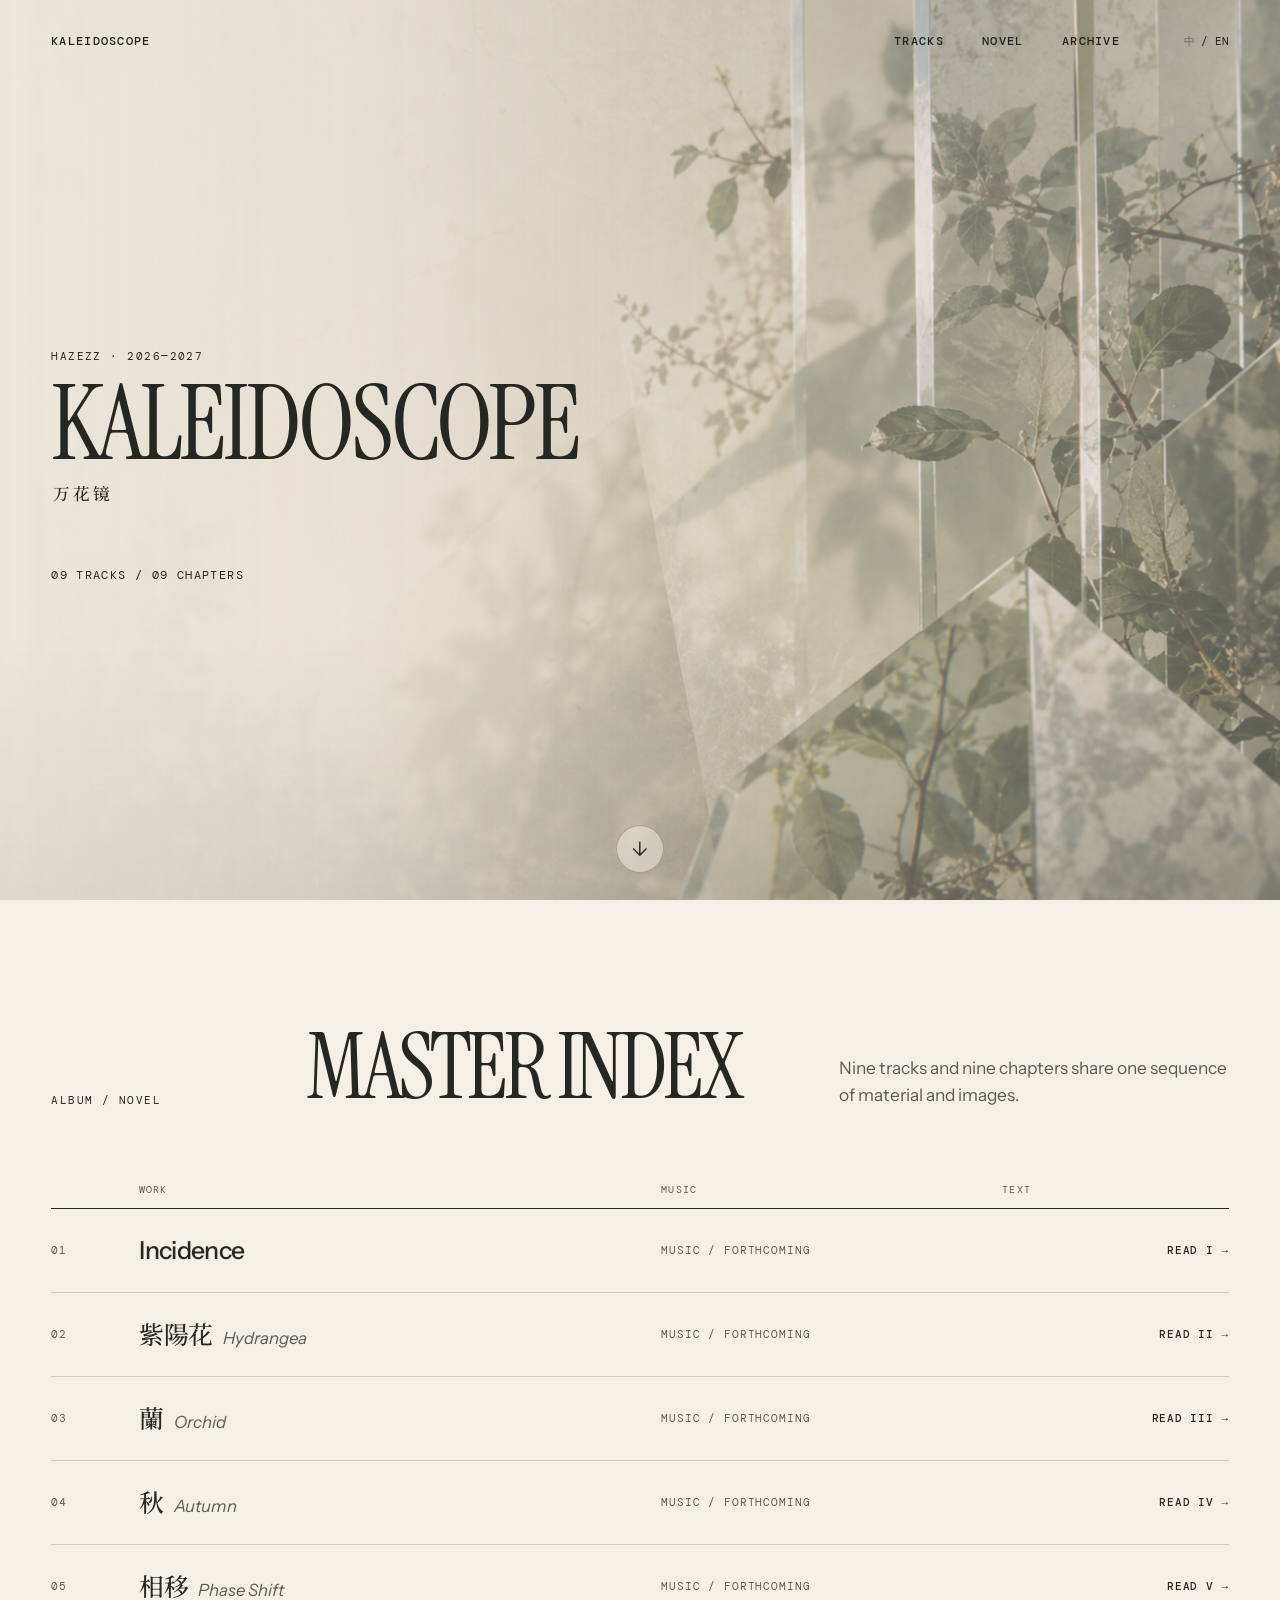
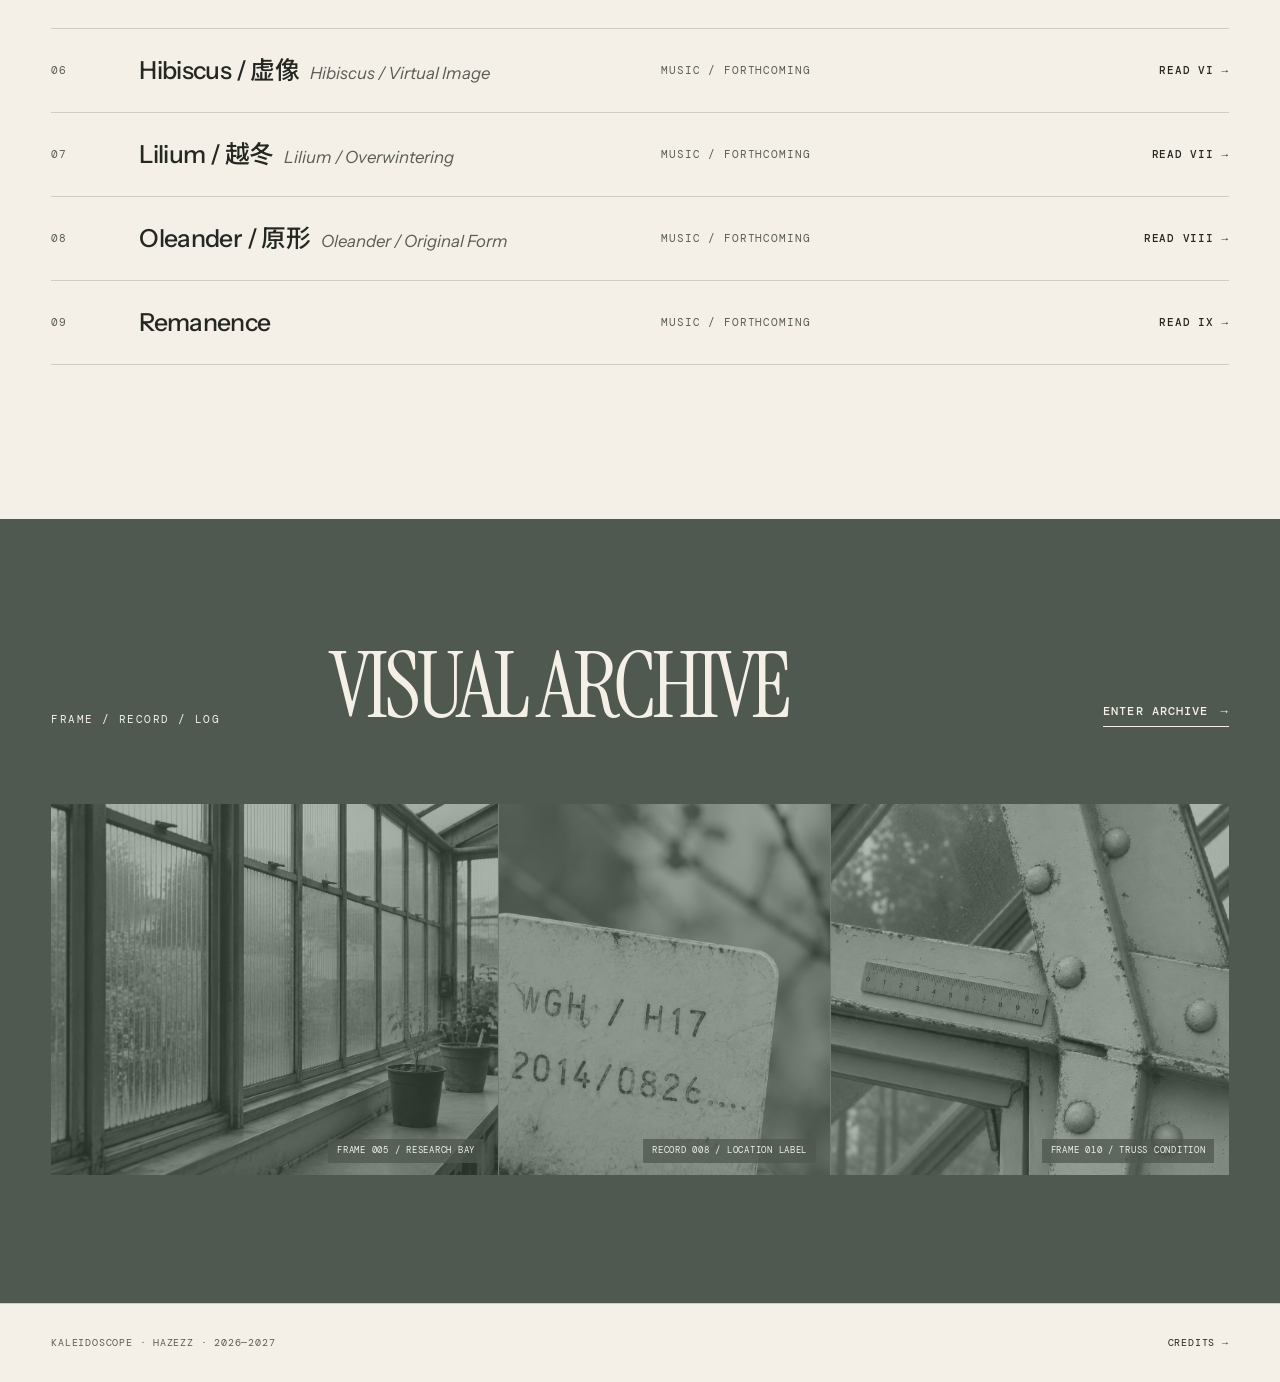
<file: index.html>
<!doctype html>
<html lang="en">
<head>
  <meta charset="utf-8">
  <meta name="viewport" content="width=device-width, initial-scale=1">
  <meta name="description" content="Companion site for HazezZ's album Kaleidoscope — music, artwork, lyrics, and a nine-chapter novel.">
  <title>Kaleidoscope — HazezZ</title>
  <link rel="stylesheet" href="css/main.css?v=20260909l">
  <script src="js/i18n.js?v=20260909j" defer></script>
</head>
<body class="home">
  <header class="site-header" data-header>
    <a class="brand" href="index.html">KALEIDOSCOPE</a>
    <button class="menu-toggle" type="button" aria-expanded="false" aria-controls="site-nav" data-i18n="nav.menu">Menu</button>
    <nav class="site-nav" id="site-nav" aria-label="Primary navigation" data-i18n-aria-label="nav.label">
      <a href="tracks.html" data-i18n="nav.tracks">Tracks</a>
      <a href="novel.html" data-i18n="nav.novel">Novel</a>
      <a href="archive.html" data-i18n="nav.archive">Archive</a>
      <span class="language-switch" role="group" aria-label="Language">
        <button type="button" data-lang="zh" aria-pressed="false">中</button><span aria-hidden="true">/</span><button type="button" data-lang="en" aria-pressed="false">EN</button>
      </span>
    </nav>
  </header>

  <main>
    <section class="hero" aria-labelledby="hero-title">
      <div class="hero-image" data-parallax aria-hidden="true"></div>
      <div class="hero-wash" aria-hidden="true"></div>
      <div class="hero-copy">
        <p class="eyebrow">HazezZ · 2026—2027</p>
        <h1 id="hero-title">Kaleidoscope</h1>
        <p class="hero-cn" lang="zh-Hans">万花镜</p>
        <p class="hero-meta" data-i18n="home.heroMeta">09 TRACKS / 09 CHAPTERS</p>
      </div>
      <a class="scroll-cue" href="#entrance" aria-label="Enter" data-i18n-aria-label="home.enterAria">↓</a>
    </section>

    <section class="master-index" id="entrance" aria-labelledby="master-index-title">
      <header class="master-index-head">
        <p class="eyebrow" data-i18n="home.masterKicker">Album / novel</p>
        <h2 id="master-index-title" data-i18n="home.masterTitle">Master index</h2>
        <p data-i18n="home.masterLede">Nine tracks and nine chapters share one sequence.</p>
      </header>
      <div class="master-index-labels" aria-hidden="true">
        <span data-i18n="home.indexWork">Work</span><span data-i18n="home.indexMusic">Music</span><span data-i18n="home.indexText">Text</span>
      </div>
      <div class="master-index-list">
        <article><span>01</span><a href="tracks.html#track-01">Incidence</a><span data-i18n="actions.musicStatus">Music / forthcoming</span><a href="novel/01-incidence.html"><span data-i18n="actions.readChapter">Read I</span> →</a></article>
        <article><span>02</span><a href="tracks.html#track-02" lang="zh-Hans"><span>紫陽花</span><small class="title-gloss" lang="en" data-lang-only="en" hidden>Hydrangea</small></a><span data-i18n="actions.musicStatus">Music / forthcoming</span><a href="novel/02-hydrangea.html"><span data-i18n="actions.readChapterII">Read II</span> →</a></article>
        <article><span>03</span><a href="tracks.html#track-03" lang="zh-Hans"><span>蘭</span><small class="title-gloss" lang="en" data-lang-only="en" hidden>Orchid</small></a><span data-i18n="actions.musicStatus">Music / forthcoming</span><a href="novel/03-orchid.html"><span data-i18n="actions.readChapterIII">Read III</span> →</a></article>
        <article><span>04</span><a href="tracks.html#track-04" lang="zh-Hans"><span>秋</span><small class="title-gloss" lang="en" data-lang-only="en" hidden>Autumn</small></a><span data-i18n="actions.musicStatus">Music / forthcoming</span><a href="novel/04-autumn.html"><span data-i18n="actions.readChapterIV">Read IV</span> →</a></article>
        <article><span>05</span><a href="tracks.html#track-05" lang="zh-Hans"><span>相移</span><small class="title-gloss" lang="en" data-lang-only="en" hidden>Phase Shift</small></a><span data-i18n="actions.musicStatus">Music / forthcoming</span><a href="novel/05-phase-shift.html"><span data-i18n="actions.readChapterV">Read V</span> →</a></article>
        <article><span>06</span><a href="tracks.html#track-06"><span>Hibiscus / <span lang="zh-Hans">虚像</span></span><small class="title-gloss" lang="en" data-lang-only="en" hidden>Hibiscus / Virtual Image</small></a><span data-i18n="actions.musicStatus">Music / forthcoming</span><a href="novel/06-hibiscus.html"><span data-i18n="actions.readChapterVI">Read VI</span> →</a></article>
        <article><span>07</span><a href="tracks.html#track-07"><span>Lilium / <span lang="zh-Hans">越冬</span></span><small class="title-gloss" lang="en" data-lang-only="en" hidden>Lilium / Overwintering</small></a><span data-i18n="actions.musicStatus">Music / forthcoming</span><a href="novel/07-lilium.html"><span data-i18n="actions.readChapterVII">Read VII</span> →</a></article>
        <article><span>08</span><a href="tracks.html#track-08"><span>Oleander / <span lang="zh-Hans">原形</span></span><small class="title-gloss" lang="en" data-lang-only="en" hidden>Oleander / Original Form</small></a><span data-i18n="actions.musicStatus">Music / forthcoming</span><a href="novel/08-oleander.html"><span data-i18n="actions.readChapterVIII">Read VIII</span> →</a></article>
        <article><span>09</span><a href="tracks.html#track-09">Remanence</a><span data-i18n="actions.musicStatus">Music / forthcoming</span><a href="novel/09-remanence.html"><span data-i18n="actions.readChapterIX">Read IX</span> →</a></article>
      </div>
    </section>

    <section class="home-archive" aria-labelledby="home-archive-title">
      <header>
        <p class="eyebrow">Frame / record / log</p>
        <h2 id="home-archive-title" data-i18n="home.visualArchive">Visual archive</h2>
        <a class="text-link" href="archive.html"><span data-i18n="home.enterArchive">Enter archive</span> <span aria-hidden="true">→</span></a>
      </header>
      <div class="home-archive-grid">
        <a href="archive.html#archive-05"><img src="assets/images/research-greenhouse.jpg" alt="Old Garden research greenhouse interior" loading="lazy"><span>FRAME 005 / RESEARCH BAY</span></a>
        <a href="archive.html#archive-08"><img src="assets/images/h17-label.jpg" alt="WGH H17 plant location label" loading="lazy"><span>RECORD 008 / LOCATION LABEL</span></a>
        <a href="archive.html#archive-10"><img src="assets/images/condition-survey.jpg" alt="A greenhouse truss condition survey" loading="lazy"><span>FRAME 010 / TRUSS CONDITION</span></a>
      </div>
    </section>
  </main>

  <script src="js/main.js?v=20260909j"></script>
</body>
</html>
</file>
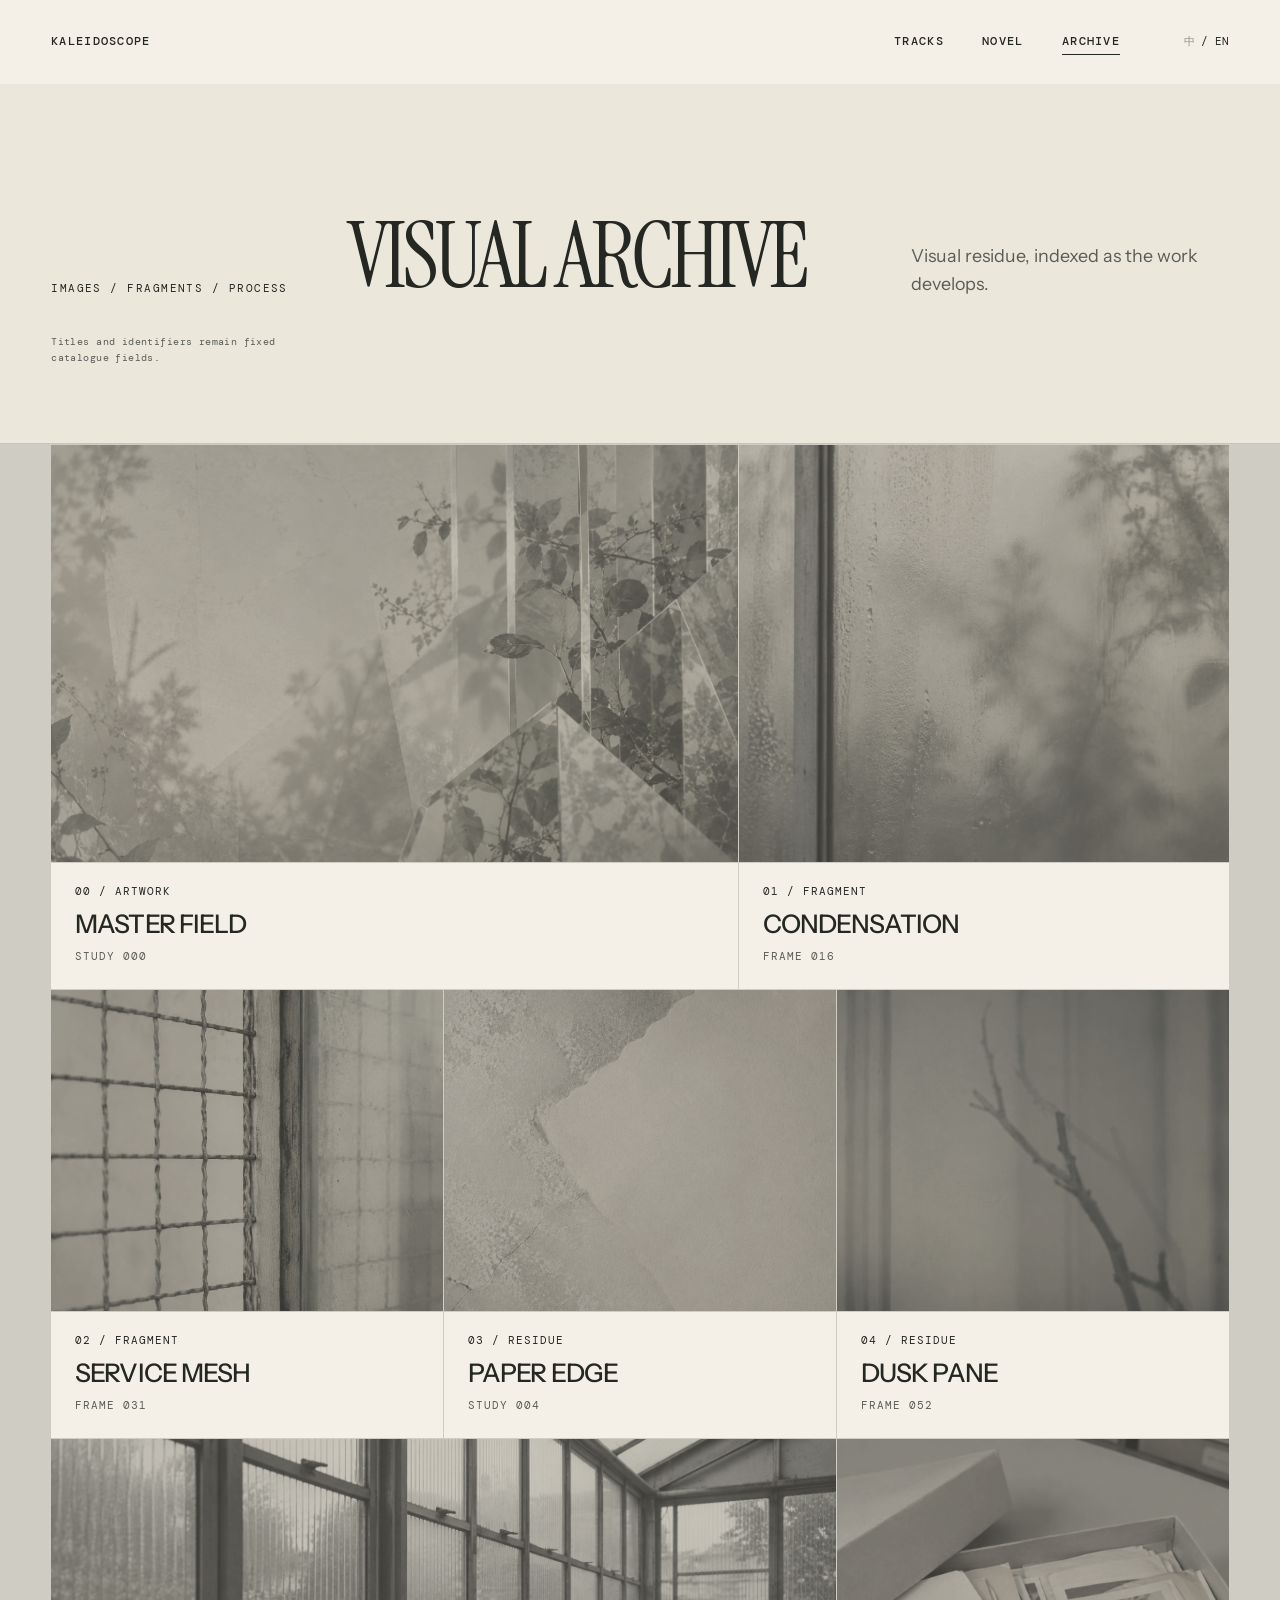
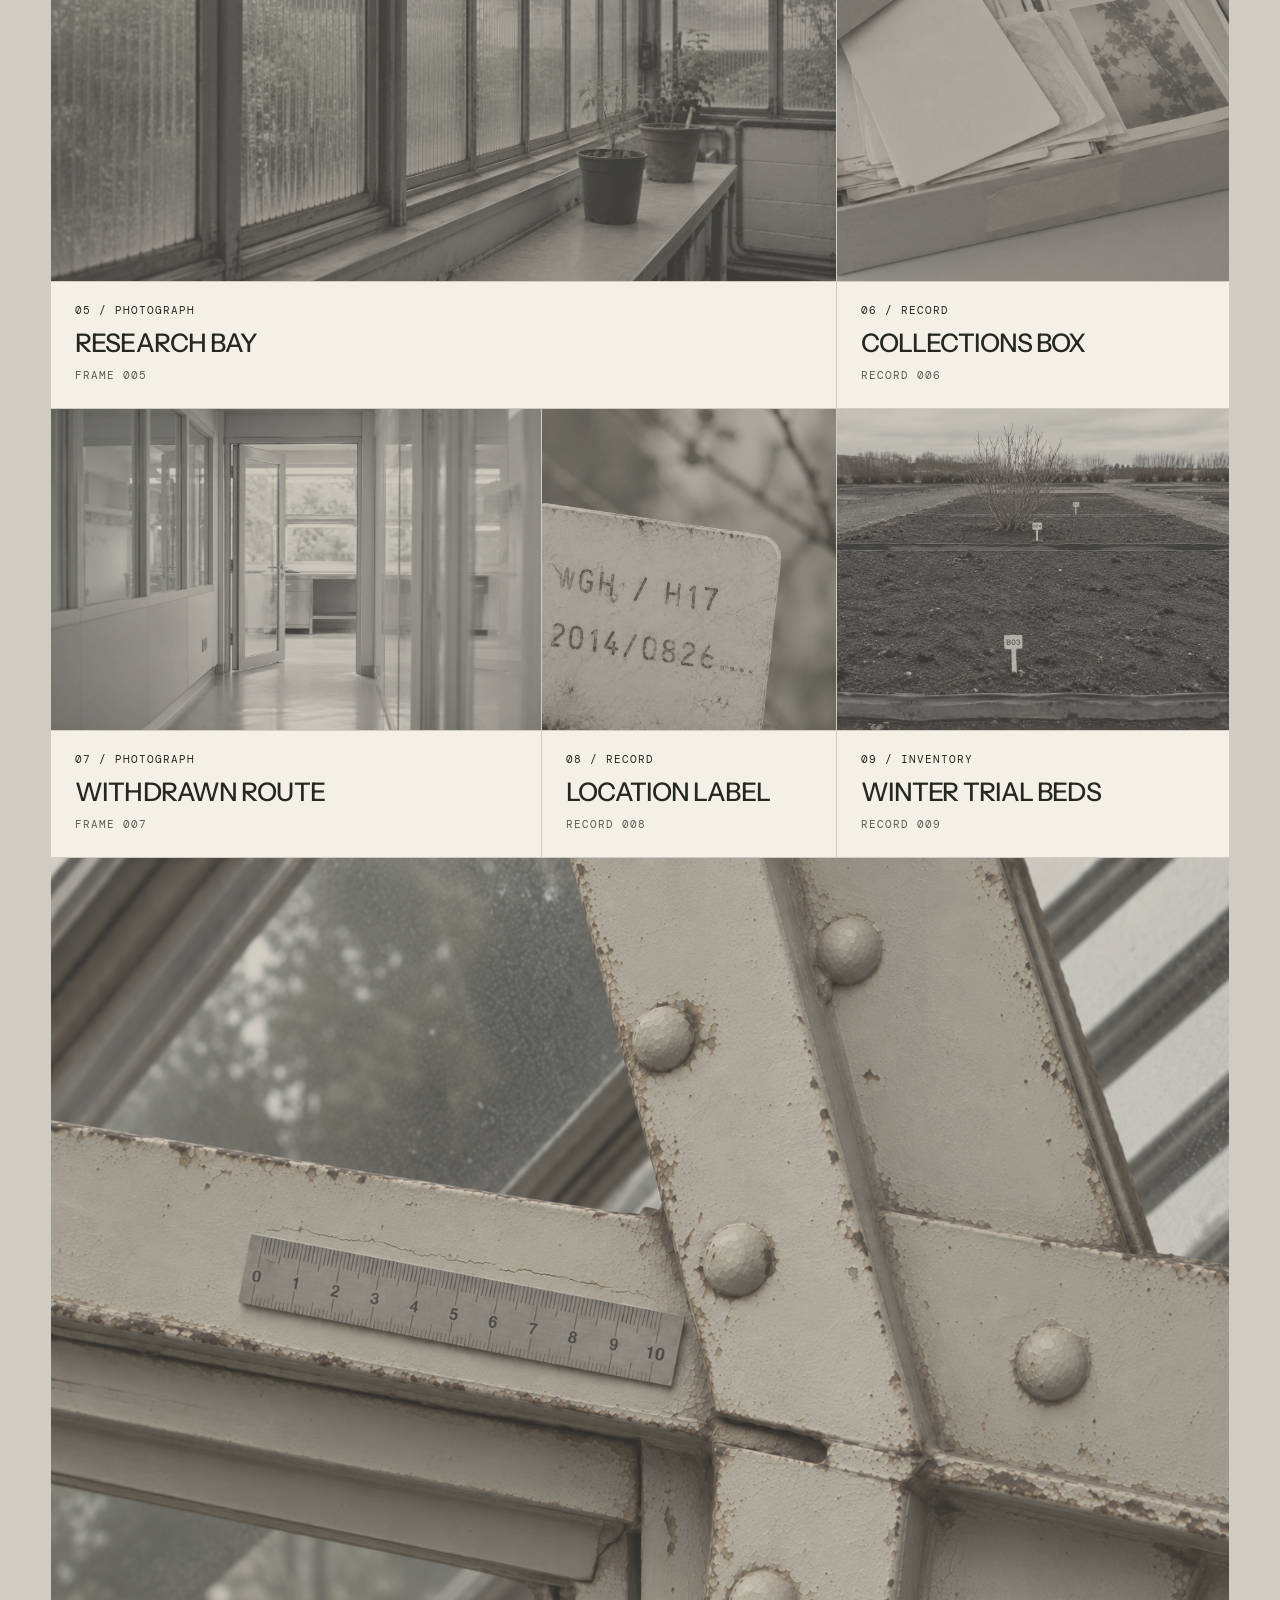
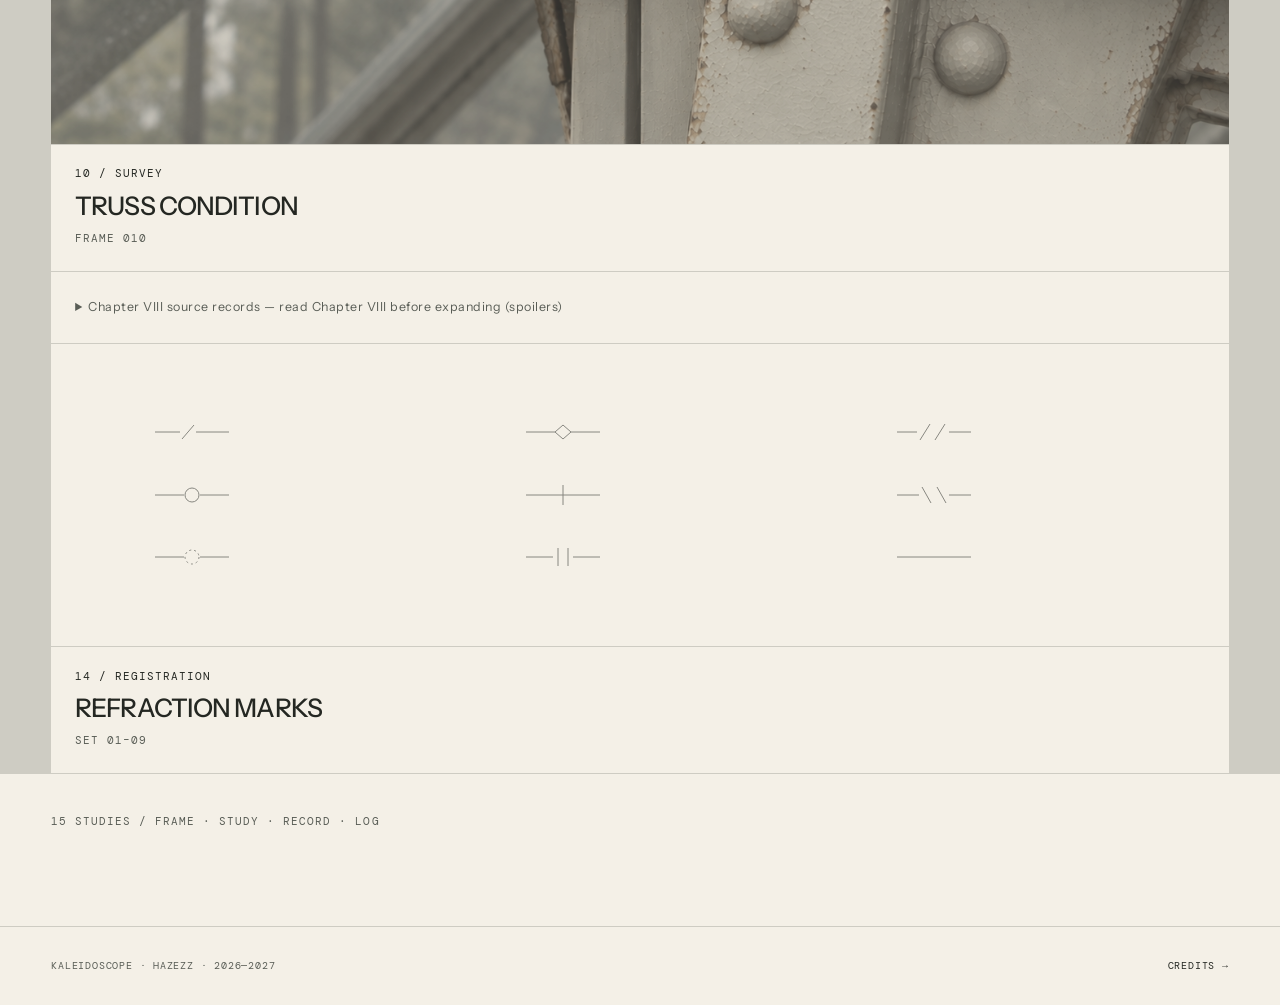
<file: archive.html>
<!doctype html>
<html lang="en">
<head>
  <meta charset="utf-8">
  <meta name="viewport" content="width=device-width, initial-scale=1">
  <title>Archive — Kaleidoscope</title>
  <meta name="description" content="The visual archive of Kaleidoscope by HazezZ.">
  <link rel="stylesheet" href="css/main.css?v=20261029d">
  <script src="js/i18n.js?v=20261029e" defer></script>
</head>
<body>
  <header class="site-header is-scrolled" data-header>
    <a class="brand" href="index.html">KALEIDOSCOPE</a>
    <button class="menu-toggle" type="button" aria-expanded="false" aria-controls="site-nav" data-i18n="nav.menu">Menu</button>
    <nav class="site-nav" id="site-nav" aria-label="Primary navigation" data-i18n-aria-label="nav.label">
      <a href="tracks.html" data-i18n="nav.tracks">Tracks</a><a href="novel.html" data-i18n="nav.novel">Novel</a><a href="archive.html" aria-current="page" data-i18n="nav.archive">Archive</a>
      <span class="language-switch" role="group" aria-label="Language"><button type="button" data-lang="zh" aria-pressed="false">中</button><span aria-hidden="true">/</span><button type="button" data-lang="en" aria-pressed="false">EN</button></span>
    </nav>
  </header>
  <main class="site-page">
    <header class="compact-intro archive-intro">
      <p class="eyebrow" data-i18n="archive.eyebrow">Images / fragments / process</p><h1 data-i18n="archive.title">Visual archive</h1><p class="lede" data-i18n="archive.lede">Visual residue, indexed as the work develops.</p><p class="archive-system-note" data-i18n="archive.systemNote">Titles and identifiers remain fixed catalogue fields.</p>
    </header>
    <section class="archive-grid" aria-label="Archive collections" data-i18n-aria-label="archive.label">
      <article class="archive-card archive-card--cover" id="archive-00" role="button" tabindex="0" data-archive-item data-archive-image="assets/images/kaleidoscope-hero.png" data-archive-id="STUDY 000" data-archive-title="MASTER FIELD" data-archive-appears="HOME / COVER">
        <figure><img src="assets/images/kaleidoscope-hero.png" alt="Refracted leaves and glass from the Kaleidoscope cover study"></figure>
        <div class="archive-meta"><p>00 / Artwork</p><h2>Master field</h2><span>Study 000</span></div>
      </article>
      <article class="archive-card archive-card--glass" id="archive-01" role="button" tabindex="0" data-archive-item data-archive-image="assets/images/fragment-condensation.jpg" data-archive-id="FRAME 016" data-archive-title="CONDENSATION" data-archive-appears="NOVEL INDEX / I">
        <figure><img src="assets/images/fragment-condensation.jpg" alt="Condensation and indistinct shadows on greenhouse glass" loading="lazy"></figure>
        <div class="archive-meta"><p>01 / Fragment</p><h2>Condensation</h2><span>Frame 016</span></div>
      </article>
      <article class="archive-card archive-card--mesh" id="archive-02" role="button" tabindex="0" data-archive-item data-archive-image="assets/images/fragment-mesh-glass.jpg" data-archive-id="FRAME 031" data-archive-title="SERVICE MESH" data-archive-appears="IV / ARCHIVE">
        <figure><img src="assets/images/fragment-mesh-glass.jpg" alt="A close crop of weathered wire mesh beside old glass" loading="lazy"></figure>
        <div class="archive-meta"><p>02 / Fragment</p><h2>Service mesh</h2><span>Frame 031</span></div>
      </article>
      <article class="archive-card archive-card--paper" id="archive-03" role="button" tabindex="0" data-archive-item data-archive-image="assets/images/fragment-paper-wall.jpg" data-archive-id="STUDY 004" data-archive-title="PAPER EDGE" data-archive-appears="IX / ARCHIVE">
        <figure><img src="assets/images/fragment-paper-wall.jpg" alt="A torn paper edge crossing a pale weathered wall" loading="lazy"></figure>
        <div class="archive-meta"><p>03 / Residue</p><h2>Paper edge</h2><span>Study 004</span></div>
      </article>
      <article class="archive-card archive-card--dusk" id="archive-04" role="button" tabindex="0" data-archive-item data-archive-image="assets/images/fragment-dusk-branch.jpg" data-archive-id="FRAME 052" data-archive-title="DUSK PANE" data-archive-appears="IX / TRACK 09">
        <figure><img src="assets/images/fragment-dusk-branch.jpg" alt="A blurred branch doubled in a dusk window" loading="lazy"></figure>
        <div class="archive-meta"><p>04 / Residue</p><h2>Dusk pane</h2><span>Frame 052</span></div>
      </article>
      <article class="archive-card archive-card--research" id="archive-05" role="button" tabindex="0" data-archive-item data-archive-image="assets/images/research-greenhouse.jpg" data-archive-id="FRAME 005" data-archive-title="RESEARCH BAY" data-archive-appears="HOME / ARCHIVE">
        <figure><img src="assets/images/research-greenhouse.jpg" alt="A quiet working bay inside the Old Garden research greenhouse" loading="lazy"></figure>
        <div class="archive-meta"><p>05 / Photograph</p><h2>Research bay</h2><span>Frame 005</span></div>
      </article>
      <article class="archive-card archive-card--box" id="archive-06" role="button" tabindex="0" data-archive-item data-archive-image="assets/images/archive-box.jpg" data-archive-id="RECORD 006" data-archive-title="COLLECTIONS BOX" data-archive-appears="I / ARCHIVE">
        <figure><img src="assets/images/archive-box.jpg" alt="An open gray archive box holding folders and a transparent photograph sleeve" loading="lazy"></figure>
        <div class="archive-meta"><p>06 / Record</p><h2>Collections box</h2><span>Record 006</span></div>
      </article>
      <article class="archive-card archive-card--corridor" id="archive-07" role="button" tabindex="0" data-archive-item data-archive-image="assets/images/orchid-corridor.jpg" data-archive-id="FRAME 007" data-archive-title="WITHDRAWN ROUTE" data-archive-appears="III / TRACK 03">
        <figure><img src="assets/images/orchid-corridor.jpg" alt="An empty cold-white research corridor and partly open glass door" loading="lazy"></figure>
        <div class="archive-meta"><p>07 / Photograph</p><h2>Withdrawn route</h2><span>Frame 007</span></div>
      </article>
      <article class="archive-card archive-card--label" id="archive-08" role="button" tabindex="0" data-archive-item data-archive-image="assets/images/h17-label.jpg" data-archive-id="RECORD 008" data-archive-title="LOCATION LABEL" data-archive-appears="VI / VII">
        <figure><img src="assets/images/h17-label.jpg" alt="A weathered plant label marked WGH H17 with a partial accession number" loading="lazy"></figure>
        <div class="archive-meta"><p>08 / Record</p><h2>Location label</h2><span>Record 008</span></div>
      </article>
      <article class="archive-card archive-card--beds" id="archive-09" role="button" tabindex="0" data-archive-item data-archive-image="assets/images/winter-trial-beds.jpg" data-archive-id="RECORD 009" data-archive-title="WINTER TRIAL BEDS" data-archive-appears="VII">
        <figure><img src="assets/images/winter-trial-beds.jpg" alt="Empty-looking winter nursery beds with B03, B04, and B05 markers" loading="lazy"></figure>
        <div class="archive-meta"><p>09 / Inventory</p><h2>Winter trial beds</h2><span>Record 009</span></div>
      </article>
      <article class="archive-card archive-card--survey" id="archive-10" role="button" tabindex="0" data-archive-item data-archive-image="assets/images/condition-survey.jpg" data-archive-id="FRAME 010" data-archive-title="TRUSS CONDITION" data-archive-appears="VIII / TRACK 08">
        <figure><img src="assets/images/condition-survey.jpg" alt="A corroded greenhouse truss joint beside a measurement scale" loading="lazy"></figure>
        <div class="archive-meta"><p>10 / Survey</p><h2>Truss condition</h2><span>Frame 010</span></div>
      </article>
      <details class="archive-evidence">
        <summary data-i18n="archive.revealRecords">Chapter VIII source records — read Chapter VIII before expanding (spoilers)</summary>
        <div class="archive-evidence-grid">
          <article class="archive-card archive-card--raw" id="archive-11" role="button" tabindex="0" data-archive-item data-archive-image="assets/images/raw-metadata.png" data-archive-id="RECORD 011" data-archive-title="RAW METADATA" data-archive-appears="VIII">
            <figure><img src="assets/images/raw-metadata.png" alt="A cropped raw image metadata report showing 17 AUG and 16:52; the year is outside this excerpt" loading="lazy"></figure>
            <div class="archive-meta"><p>11 / Record</p><h2>Raw metadata</h2><span>Record 011</span></div>
          </article>
          <article class="archive-card archive-card--entry" id="archive-12" role="button" tabindex="0" data-archive-item data-archive-image="assets/images/west-service-entry.png" data-archive-id="LOG 012" data-archive-title="WEST SERVICE ENTRY" data-archive-appears="VIII">
            <figure><img src="assets/images/west-service-entry.png" alt="A greenhouse access control log" loading="lazy"></figure>
            <div class="archive-meta"><p>12 / Log</p><h2>West service entry</h2><span>Log 012</span></div>
          </article>
          <article class="archive-card archive-card--ingest" id="archive-13" role="button" tabindex="0" data-archive-item data-archive-image="assets/images/server-ingest.png" data-archive-id="LOG 013" data-archive-title="SERVER INGEST" data-archive-appears="VIII">
            <figure><img src="assets/images/server-ingest.png" alt="A project file server log" loading="lazy"></figure>
            <div class="archive-meta"><p>13 / Log</p><h2>Server ingest</h2><span>Log 013</span></div>
          </article>
        </div>
      </details>
      <article class="archive-card archive-card--marks" id="archive-14" role="button" tabindex="0" data-archive-item data-archive-kind="marks" data-archive-id="SET 01–09" data-archive-title="REFRACTION MARKS" data-archive-appears="TRACKS / SITE SYSTEM">
        <div class="archive-mark-set" aria-hidden="true">
          <svg><use href="assets/images/refraction-marks.svg#mark-01"></use></svg>
          <svg><use href="assets/images/refraction-marks.svg#mark-02"></use></svg>
          <svg><use href="assets/images/refraction-marks.svg#mark-03"></use></svg>
          <svg><use href="assets/images/refraction-marks.svg#mark-04"></use></svg>
          <svg><use href="assets/images/refraction-marks.svg#mark-05"></use></svg>
          <svg><use href="assets/images/refraction-marks.svg#mark-06"></use></svg>
          <svg><use href="assets/images/refraction-marks.svg#mark-07"></use></svg>
          <svg><use href="assets/images/refraction-marks.svg#mark-08"></use></svg>
          <svg><use href="assets/images/refraction-marks.svg#mark-09"></use></svg>
        </div>
        <div class="archive-meta"><p>14 / Registration</p><h2>Refraction marks</h2><span>Set 01–09</span></div>
      </article>
    </section>
    <p class="archive-status" data-i18n="archive.status">15 studies / frame · study · record · log</p>
  </main>
  <dialog class="archive-dialog" data-archive-dialog aria-labelledby="archive-dialog-title">
    <button type="button" class="archive-dialog-close" data-archive-close data-i18n-aria-label="archive.close">Close</button>
    <div class="archive-dialog-visual" data-archive-dialog-visual></div>
    <div class="archive-dialog-meta">
      <p data-archive-dialog-id></p>
      <h2 id="archive-dialog-title" data-archive-dialog-title></h2>
      <p><span data-i18n="archive.appears">Appears in</span> <strong data-archive-dialog-appears></strong></p>
    </div>
  </dialog>
  <script src="js/main.js?v=20260909j"></script>
</body>
</html>
</file>
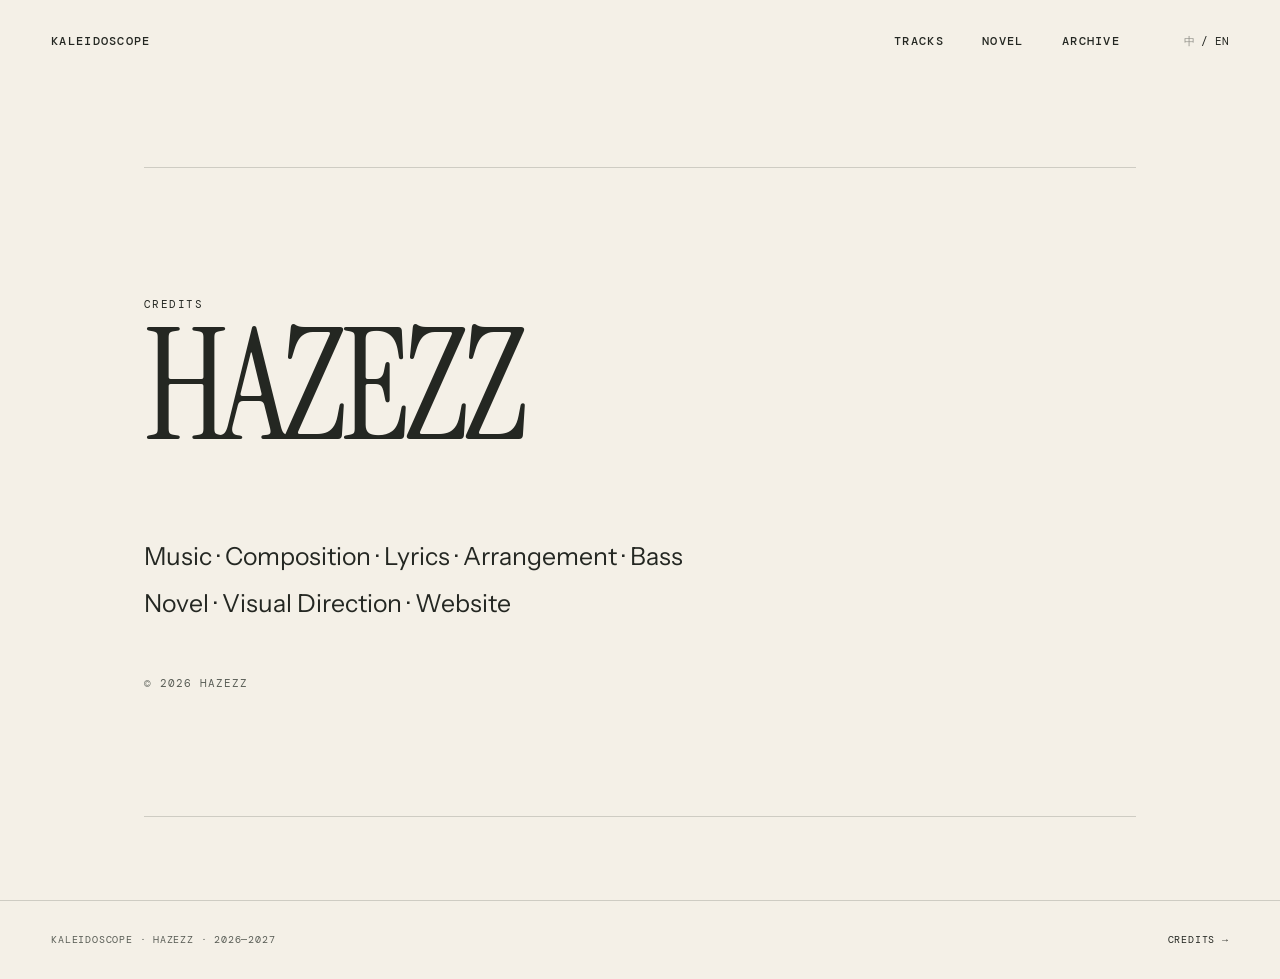
<file: credits.html>
<!doctype html>
<html lang="en">
<head>
  <meta charset="utf-8">
  <meta name="viewport" content="width=device-width, initial-scale=1">
  <meta name="description" content="Credits for Kaleidoscope by HazezZ.">
  <title>Credits — Kaleidoscope</title>
  <link rel="stylesheet" href="css/main.css?v=20260909l">
  <script src="js/i18n.js?v=20260909j" defer></script>
</head>
<body>
  <header class="site-header is-scrolled" data-header>
    <a class="brand" href="index.html">KALEIDOSCOPE</a>
    <button class="menu-toggle" type="button" aria-expanded="false" aria-controls="site-nav" data-i18n="nav.menu">Menu</button>
    <nav class="site-nav" id="site-nav" aria-label="Primary navigation" data-i18n-aria-label="nav.label">
      <a href="tracks.html" data-i18n="nav.tracks">Tracks</a>
      <a href="novel.html" data-i18n="nav.novel">Novel</a>
      <a href="archive.html" data-i18n="nav.archive">Archive</a>
      <span class="language-switch" role="group" aria-label="Language"><button type="button" data-lang="zh" aria-pressed="false">中</button><span aria-hidden="true">/</span><button type="button" data-lang="en" aria-pressed="false">EN</button></span>
    </nav>
  </header>

  <main class="site-page credits-page">
    <section class="credits-profile">
      <p class="eyebrow" data-i18n="credits.title">Credits</p>
      <h1>HazezZ</h1>
      <p data-i18n="credits.rolesMusic">Music · Composition · Lyrics · Arrangement · Bass</p>
      <p data-i18n="credits.rolesWork">Novel · Visual Direction · Website</p>
      <p class="credits-year">© 2026 HAZEZZ</p>
    </section>
  </main>
  <script src="js/main.js?v=20260909j"></script>
</body>
</html>
</file>
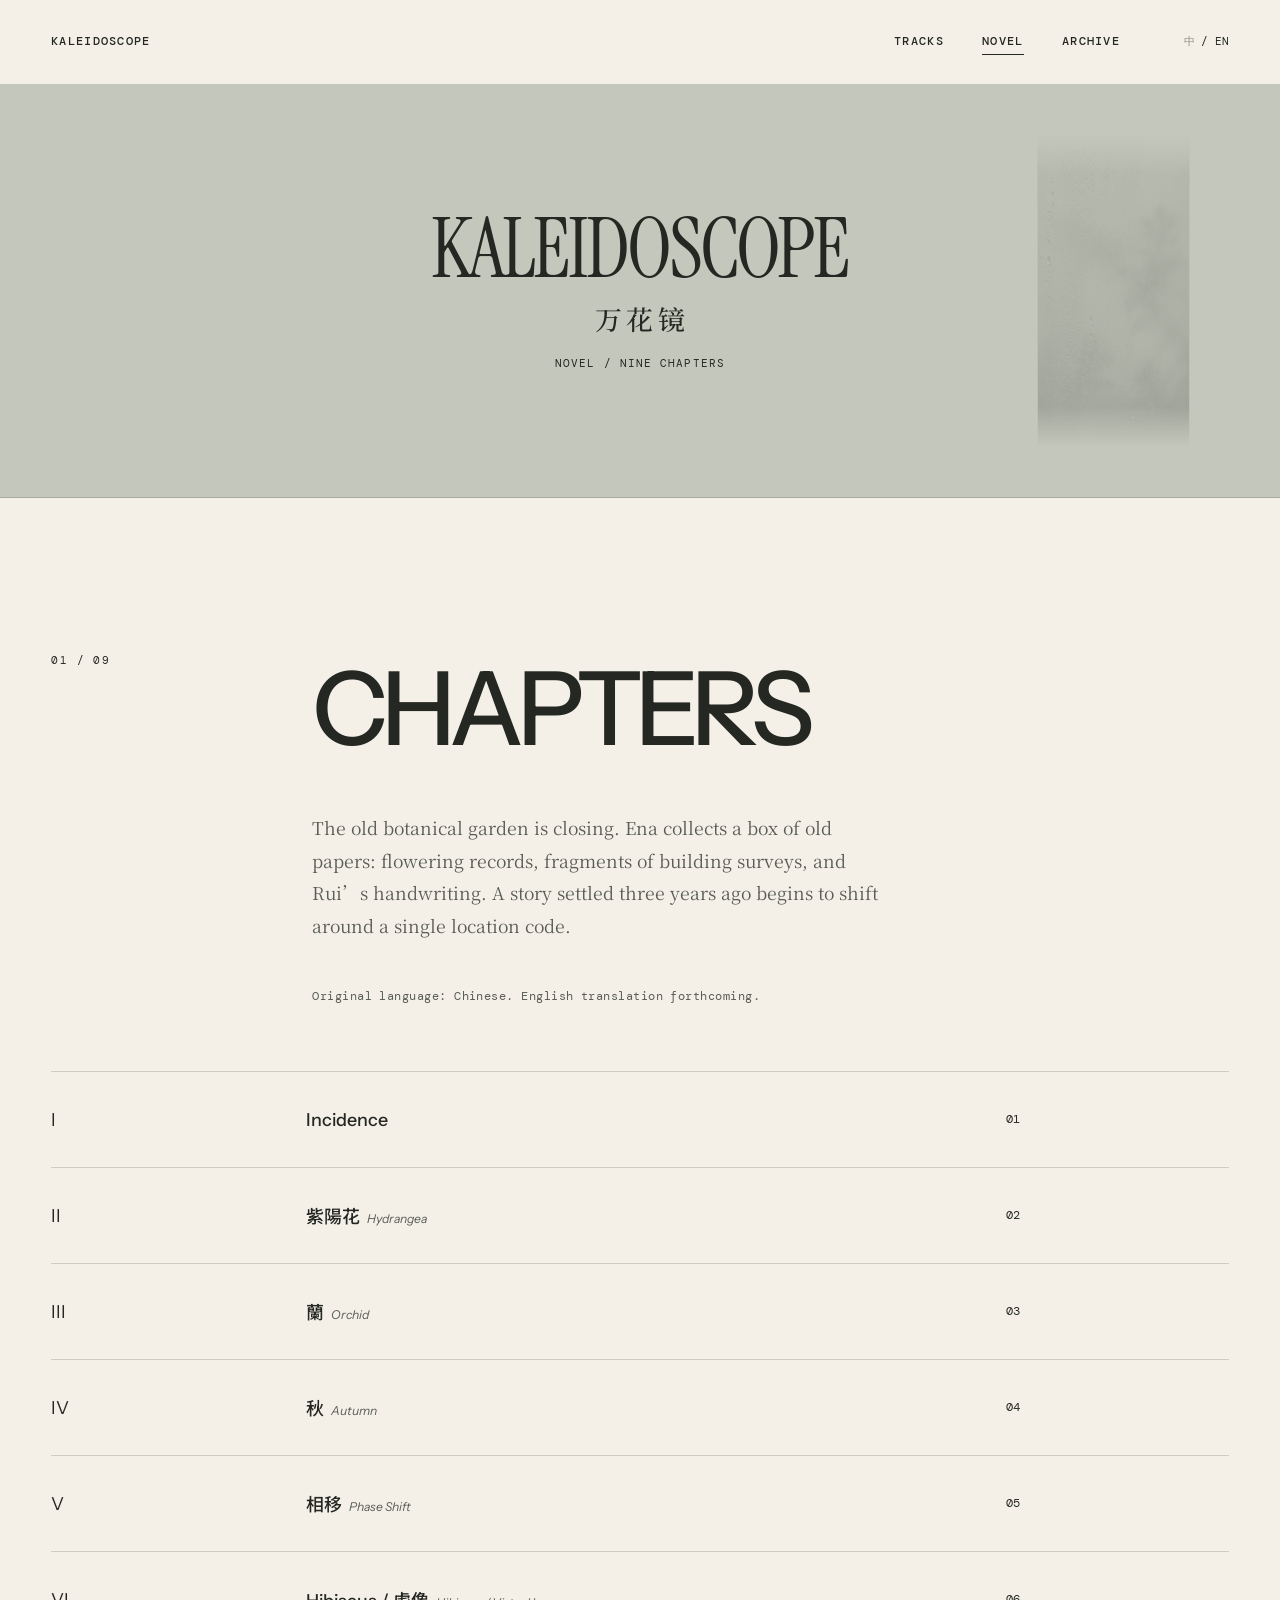
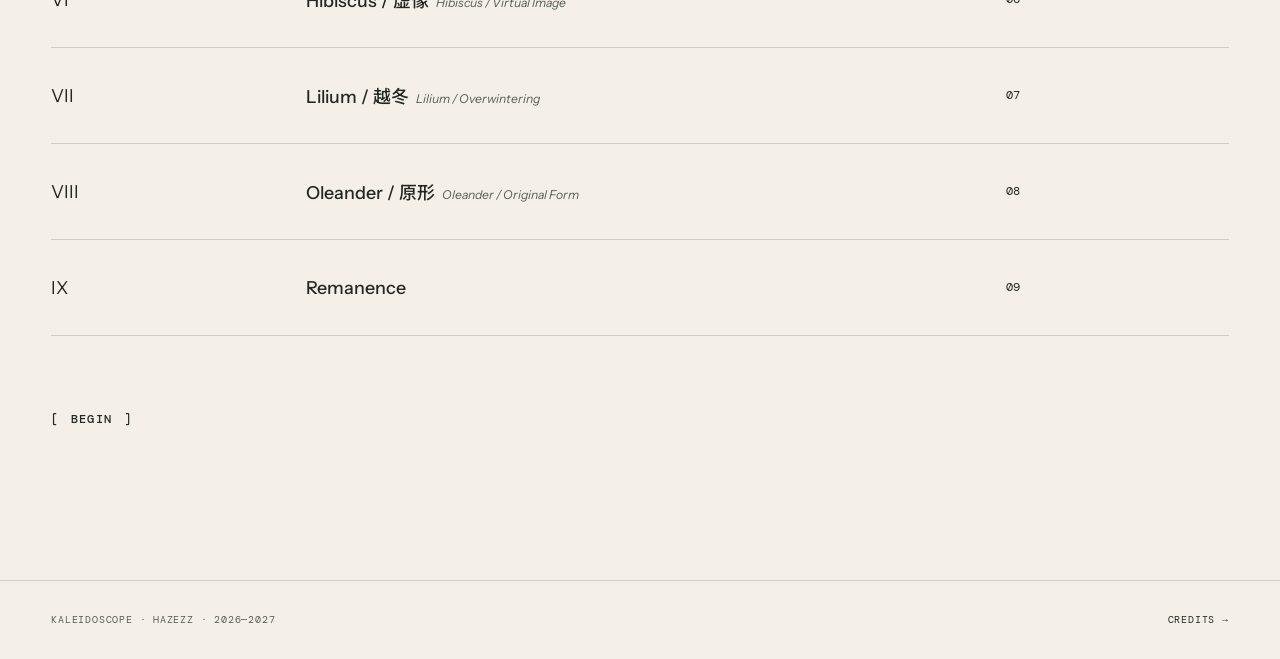
<file: novel.html>
<!doctype html>
<html lang="en">
<head>
  <meta charset="utf-8">
  <meta name="viewport" content="width=device-width, initial-scale=1">
  <meta name="description" content="The nine-chapter companion novel to Kaleidoscope by HazezZ.">
  <title>Novel — Kaleidoscope</title>
  <link rel="stylesheet" href="css/main.css?v=20260909l">
  <link rel="stylesheet" href="css/novel.css?v=20261029d">
  <script src="js/i18n.js?v=20261029d" defer></script>
</head>
<body>
  <header class="site-header" data-header>
    <a class="brand" href="index.html">KALEIDOSCOPE</a>
    <button class="menu-toggle" type="button" aria-expanded="false" aria-controls="site-nav" data-i18n="nav.menu">Menu</button>
    <nav class="site-nav" id="site-nav" aria-label="Primary navigation" data-i18n-aria-label="nav.label">
      <a href="tracks.html" data-i18n="nav.tracks">Tracks</a>
      <a href="novel.html" aria-current="page" data-i18n="nav.novel">Novel</a>
      <a href="archive.html" data-i18n="nav.archive">Archive</a>
      <span class="language-switch" role="group" aria-label="Language"><button type="button" data-lang="zh" aria-pressed="false">中</button><span aria-hidden="true">/</span><button type="button" data-lang="en" aria-pressed="false">EN</button></span>
    </nav>
  </header>

  <main class="site-page novel-index">
    <section class="book-front">
      <div class="book-title">
        <p class="book-mark">KALEIDOSCOPE</p>
        <p class="book-cn" lang="zh-Hans">万花镜</p>
        <p class="book-kind" data-i18n="novel.kind">NOVEL / NINE CHAPTERS</p>
      </div>
      <figure class="novel-strip" aria-hidden="true">
        <img src="assets/images/fragment-condensation.jpg" alt="">
        <figcaption>PLATE 02 / 09</figcaption>
      </figure>
    </section>

    <section class="chapter-directory" aria-labelledby="chapter-title">
      <div class="directory-head">
        <p class="section-index">01 / 09</p>
        <h1 id="chapter-title" data-i18n="novel.chapters">Chapters</h1>
        <p class="novel-synopsis" data-i18n="novel.synopsis">The old botanical garden is closing. Ena collects a box of old papers: flowering records, fragments of building surveys, and Rui’s handwriting. A story settled three years ago begins to shift around a single location code.</p>
      </div>
      <p class="language-note" data-lang-only="en" data-i18n="novel.languageNote" hidden>Original language: Chinese. English translation forthcoming.</p>
      <div class="chapter-table" role="list">
        <a href="novel/01-incidence.html" role="listitem" id="chapter-01"><span>I</span><strong>Incidence</strong><span>01</span></a>
        <a href="novel/02-hydrangea.html" role="listitem" id="chapter-02"><span>II</span><strong lang="zh-Hans"><span>紫陽花</span><small class="title-gloss" lang="en" data-lang-only="en" hidden>Hydrangea</small></strong><span>02</span></a>
        <a href="novel/03-orchid.html" role="listitem" id="chapter-03"><span>III</span><strong lang="zh-Hans"><span>蘭</span><small class="title-gloss" lang="en" data-lang-only="en" hidden>Orchid</small></strong><span>03</span></a>
        <a href="novel/04-autumn.html" role="listitem" id="chapter-04"><span>IV</span><strong lang="zh-Hans"><span>秋</span><small class="title-gloss" lang="en" data-lang-only="en" hidden>Autumn</small></strong><span>04</span></a>
        <a href="novel/05-phase-shift.html" role="listitem" id="chapter-05"><span>V</span><strong lang="zh-Hans"><span>相移</span><small class="title-gloss" lang="en" data-lang-only="en" hidden>Phase Shift</small></strong><span>05</span></a>
        <a href="novel/06-hibiscus.html" role="listitem" id="chapter-06"><span>VI</span><strong><span>Hibiscus / <span lang="zh-Hans">虚像</span></span><small class="title-gloss" lang="en" data-lang-only="en" hidden>Hibiscus / Virtual Image</small></strong><span>06</span></a>
        <a href="novel/07-lilium.html" role="listitem" id="chapter-07"><span>VII</span><strong><span>Lilium / <span lang="zh-Hans">越冬</span></span><small class="title-gloss" lang="en" data-lang-only="en" hidden>Lilium / Overwintering</small></strong><span>07</span></a>
        <a href="novel/08-oleander.html" role="listitem" id="chapter-08"><span>VIII</span><strong><span>Oleander / <span lang="zh-Hans">原形</span></span><small class="title-gloss" lang="en" data-lang-only="en" hidden>Oleander / Original Form</small></strong><span>08</span></a>
        <a href="novel/09-remanence.html" role="listitem" id="chapter-09"><span>IX</span><strong>Remanence</strong><span>09</span></a>
      </div>
      <a class="bracket-link directory-begin" href="novel/01-incidence.html" data-i18n="novel.begin">Begin</a>
    </section>
  </main>
  <script src="js/main.js?v=20260909j"></script>
</body>
</html>
</file>
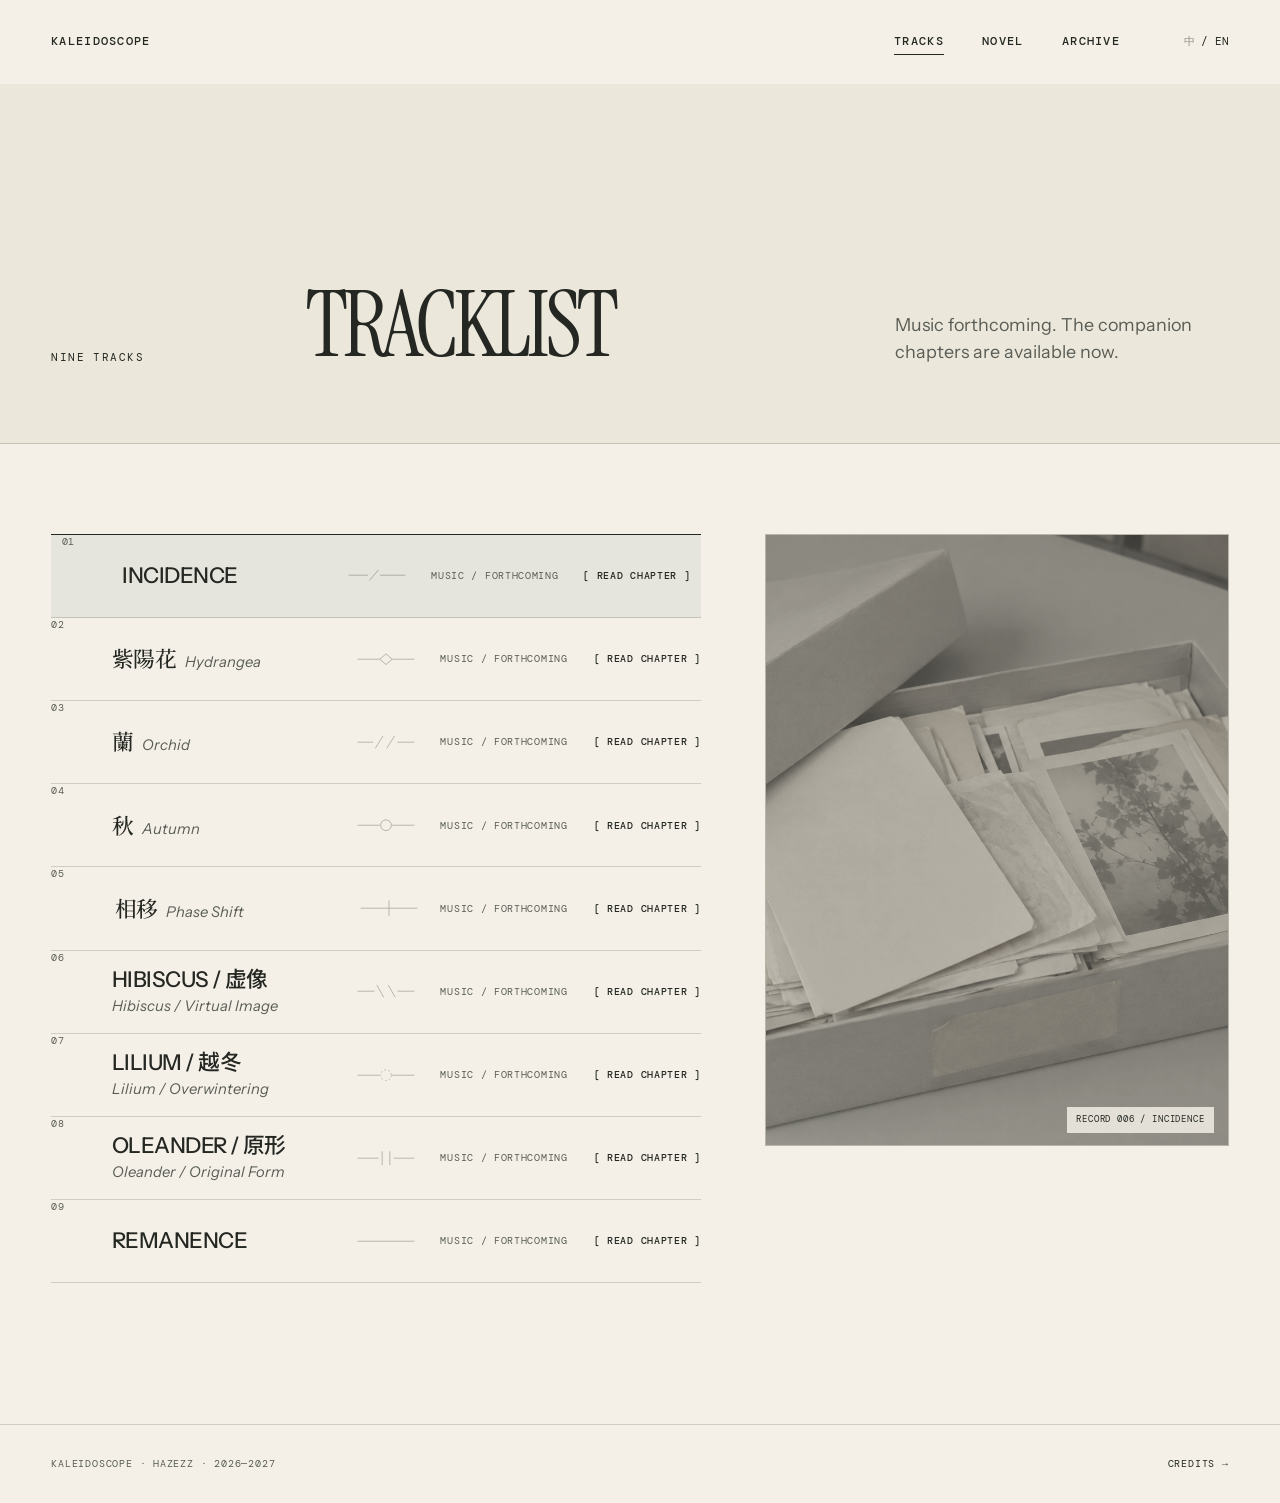
<file: tracks.html>
<!doctype html>
<html lang="en">
<head>
  <meta charset="utf-8">
  <meta name="viewport" content="width=device-width, initial-scale=1">
  <meta name="description" content="The nine tracks of Kaleidoscope by HazezZ.">
  <title>Tracks — Kaleidoscope</title>
  <link rel="stylesheet" href="css/main.css?v=20260909l">
  <script src="js/i18n.js?v=20260909j" defer></script>
</head>
<body>
  <header class="site-header" data-header>
    <a class="brand" href="index.html">KALEIDOSCOPE</a>
    <button class="menu-toggle" type="button" aria-expanded="false" aria-controls="site-nav" data-i18n="nav.menu">Menu</button>
    <nav class="site-nav" id="site-nav" aria-label="Primary navigation" data-i18n-aria-label="nav.label">
      <a href="tracks.html" aria-current="page" data-i18n="nav.tracks">Tracks</a>
      <a href="novel.html" data-i18n="nav.novel">Novel</a>
      <a href="archive.html" data-i18n="nav.archive">Archive</a>
      <span class="language-switch" role="group" aria-label="Language"><button type="button" data-lang="zh" aria-pressed="false">中</button><span aria-hidden="true">/</span><button type="button" data-lang="en" aria-pressed="false">EN</button></span>
    </nav>
  </header>

  <main class="site-page tracks-page">
    <header class="compact-intro">
      <p class="eyebrow" data-i18n="tracks.eyebrow">Nine tracks</p>
      <h1 data-i18n="tracks.title">Tracklist</h1>
      <p class="lede" data-i18n="tracks.lede">Music forthcoming. The companion chapters are available now.</p>
    </header>

    <section class="tracks-index" aria-label="Tracklist" data-i18n-aria-label="tracks.label">
      <div class="tracks-rows">
        <article class="track-row is-active" id="track-01" tabindex="0" data-track-preview="assets/images/archive-box.jpg" data-track-caption="RECORD 006 / INCIDENCE">
          <span class="track-no">01</span><h2>Incidence</h2><svg aria-hidden="true"><use href="assets/images/refraction-marks.svg#mark-01"></use></svg><span class="track-status" data-i18n="actions.musicStatus">Music / forthcoming</span><a href="novel/01-incidence.html" data-i18n="actions.readChapterLong">Read chapter</a>
        </article>
        <article class="track-row" id="track-02" tabindex="0" data-track-preview="assets/images/fragment-paper-wall.jpg" data-track-caption="STUDY 004 / HYDRANGEA">
          <span class="track-no">02</span><h2 lang="zh-Hans"><span>紫陽花</span><small class="title-gloss" lang="en" data-lang-only="en" hidden>Hydrangea</small></h2><svg aria-hidden="true"><use href="assets/images/refraction-marks.svg#mark-02"></use></svg><span class="track-status" data-i18n="actions.musicStatus">Music / forthcoming</span><a href="novel/02-hydrangea.html" data-i18n="actions.readChapterLong">Read chapter</a>
        </article>
        <article class="track-row has-mobile-fragment" id="track-03" tabindex="0" data-track-preview="assets/images/orchid-corridor.jpg" data-track-caption="FRAME 007 / WITHDRAWN ROUTE">
          <span class="track-no">03</span><h2 lang="zh-Hans"><span>蘭</span><small class="title-gloss" lang="en" data-lang-only="en" hidden>Orchid</small></h2><svg aria-hidden="true"><use href="assets/images/refraction-marks.svg#mark-03"></use></svg><span class="track-status" data-i18n="actions.musicStatus">Music / forthcoming</span><a href="novel/03-orchid.html" data-i18n="actions.readChapterLong">Read chapter</a><figure><img src="assets/images/orchid-corridor.jpg" alt="An empty research corridor" loading="lazy"><figcaption>FRAME 007 / WITHDRAWN ROUTE</figcaption></figure>
        </article>
        <article class="track-row" id="track-04" tabindex="0" data-track-preview="assets/images/fragment-mesh-glass.jpg" data-track-caption="FRAME 031 / PERIMETER">
          <span class="track-no">04</span><h2 lang="zh-Hans"><span>秋</span><small class="title-gloss" lang="en" data-lang-only="en" hidden>Autumn</small></h2><svg aria-hidden="true"><use href="assets/images/refraction-marks.svg#mark-04"></use></svg><span class="track-status" data-i18n="actions.musicStatus">Music / forthcoming</span><a href="novel/04-autumn.html" data-i18n="actions.readChapterLong">Read chapter</a>
        </article>
        <article class="track-row track-row--shift" id="track-05" tabindex="0" data-track-preview="assets/images/fragment-condensation.jpg" data-track-caption="FRAME 016 / PHASE SHIFT">
          <span class="track-no">05</span><h2 lang="zh-Hans"><span>相移</span><small class="title-gloss" lang="en" data-lang-only="en" hidden>Phase Shift</small></h2><svg aria-hidden="true"><use href="assets/images/refraction-marks.svg#mark-05"></use></svg><span class="track-status" data-i18n="actions.musicStatus">Music / forthcoming</span><a href="novel/05-phase-shift.html" data-i18n="actions.readChapterLong">Read chapter</a>
        </article>
        <article class="track-row" id="track-06" tabindex="0" data-track-preview="assets/images/h17-label.jpg" data-track-caption="RECORD 008 / H-17">
          <span class="track-no">06</span><h2><span>Hibiscus / <span lang="zh-Hans">虚像</span></span><small class="title-gloss" lang="en" data-lang-only="en" hidden>Hibiscus / Virtual Image</small></h2><svg aria-hidden="true"><use href="assets/images/refraction-marks.svg#mark-06"></use></svg><span class="track-status" data-i18n="actions.musicStatus">Music / forthcoming</span><a href="novel/06-hibiscus.html" data-i18n="actions.readChapterLong">Read chapter</a>
        </article>
        <article class="track-row" id="track-07" tabindex="0" data-track-preview="assets/images/winter-trial-beds.jpg" data-track-caption="RECORD 009 / WINTER INVENTORY">
          <span class="track-no">07</span><h2><span>Lilium / <span lang="zh-Hans">越冬</span></span><small class="title-gloss" lang="en" data-lang-only="en" hidden>Lilium / Overwintering</small></h2><svg aria-hidden="true"><use href="assets/images/refraction-marks.svg#mark-07"></use></svg><span class="track-status" data-i18n="actions.musicStatus">Music / forthcoming</span><a href="novel/07-lilium.html" data-i18n="actions.readChapterLong">Read chapter</a>
        </article>
        <article class="track-row has-mobile-fragment" id="track-08" tabindex="0" data-track-preview="assets/images/condition-survey.jpg" data-track-caption="FRAME 010 / CONDITION">
          <span class="track-no">08</span><h2><span>Oleander / <span lang="zh-Hans">原形</span></span><small class="title-gloss" lang="en" data-lang-only="en" hidden>Oleander / Original Form</small></h2><svg aria-hidden="true"><use href="assets/images/refraction-marks.svg#mark-08"></use></svg><span class="track-status" data-i18n="actions.musicStatus">Music / forthcoming</span><a href="novel/08-oleander.html" data-i18n="actions.readChapterLong">Read chapter</a><figure><img src="assets/images/condition-survey.jpg" alt="A greenhouse truss condition survey" loading="lazy"><figcaption>FRAME 010 / CONDITION</figcaption></figure>
        </article>
        <article class="track-row has-mobile-fragment" id="track-09" tabindex="0" data-track-preview="assets/images/fragment-dusk-branch.jpg" data-track-caption="FRAME 052 / RESIDUE">
          <span class="track-no">09</span><h2>Remanence</h2><svg aria-hidden="true"><use href="assets/images/refraction-marks.svg#mark-09"></use></svg><span class="track-status" data-i18n="actions.musicStatus">Music / forthcoming</span><a href="novel/09-remanence.html" data-i18n="actions.readChapterLong">Read chapter</a><figure><img src="assets/images/fragment-dusk-branch.jpg" alt="A doubled branch in a dusk window" loading="lazy"><figcaption>FRAME 052 / RESIDUE</figcaption></figure>
        </article>
      </div>

      <aside class="track-preview" aria-live="polite">
        <figure>
          <img src="assets/images/archive-box.jpg" alt="" data-track-preview-image>
          <figcaption data-track-preview-caption>RECORD 006 / INCIDENCE</figcaption>
        </figure>
      </aside>
    </section>
  </main>

  <script src="js/main.js?v=20260909j"></script>
</body>
</html>
</file>
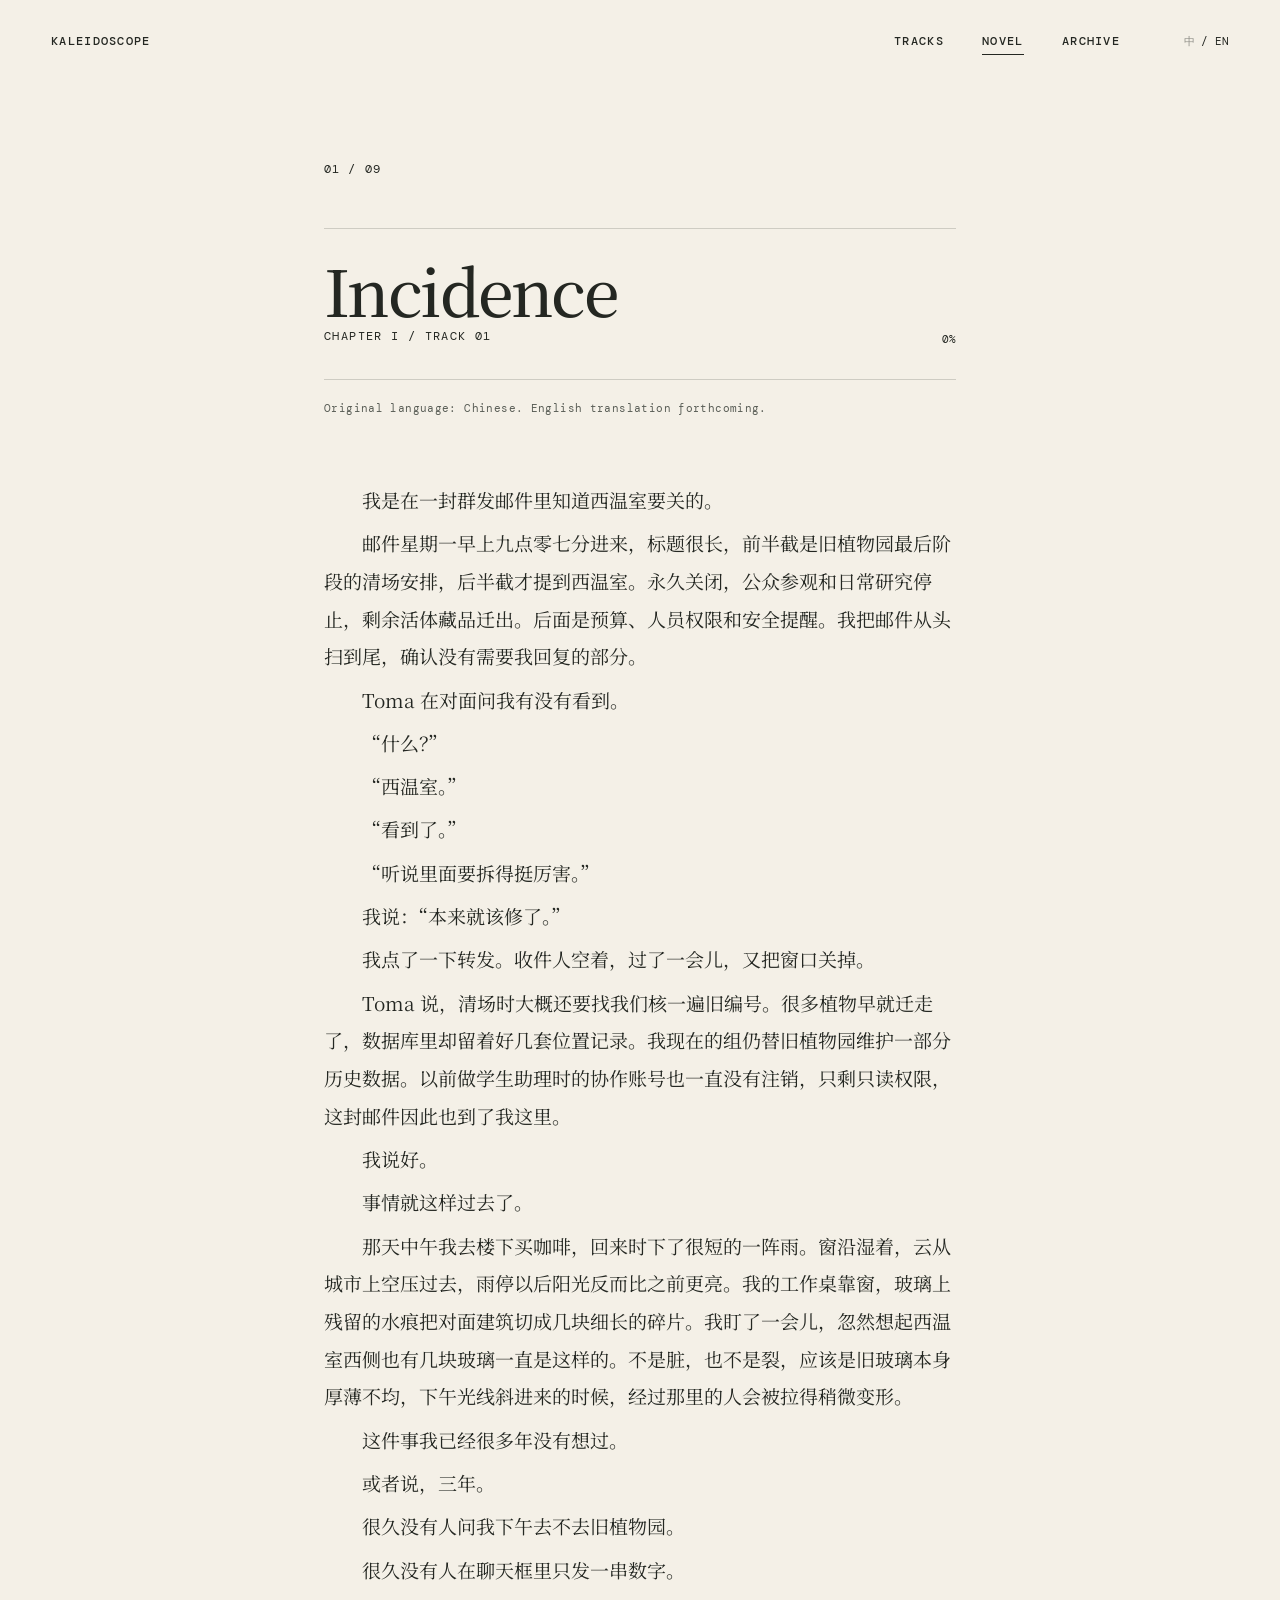
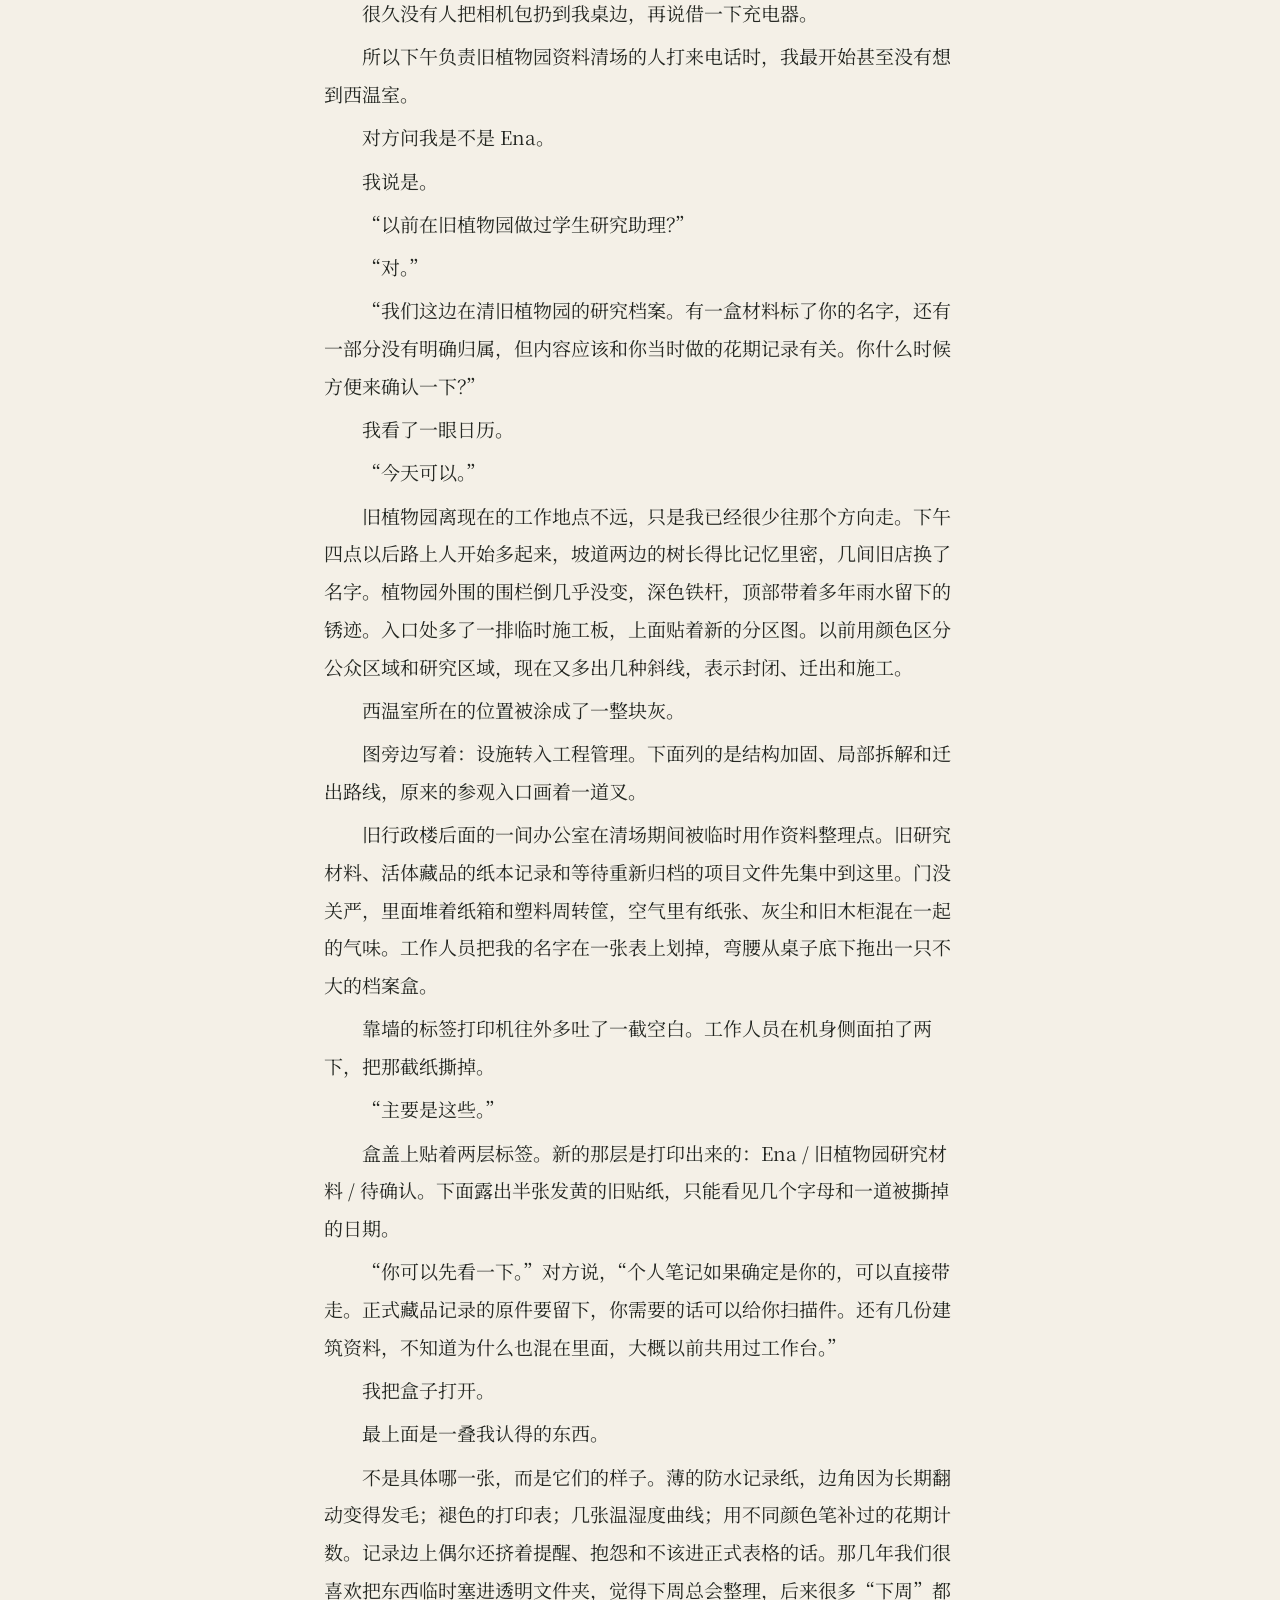
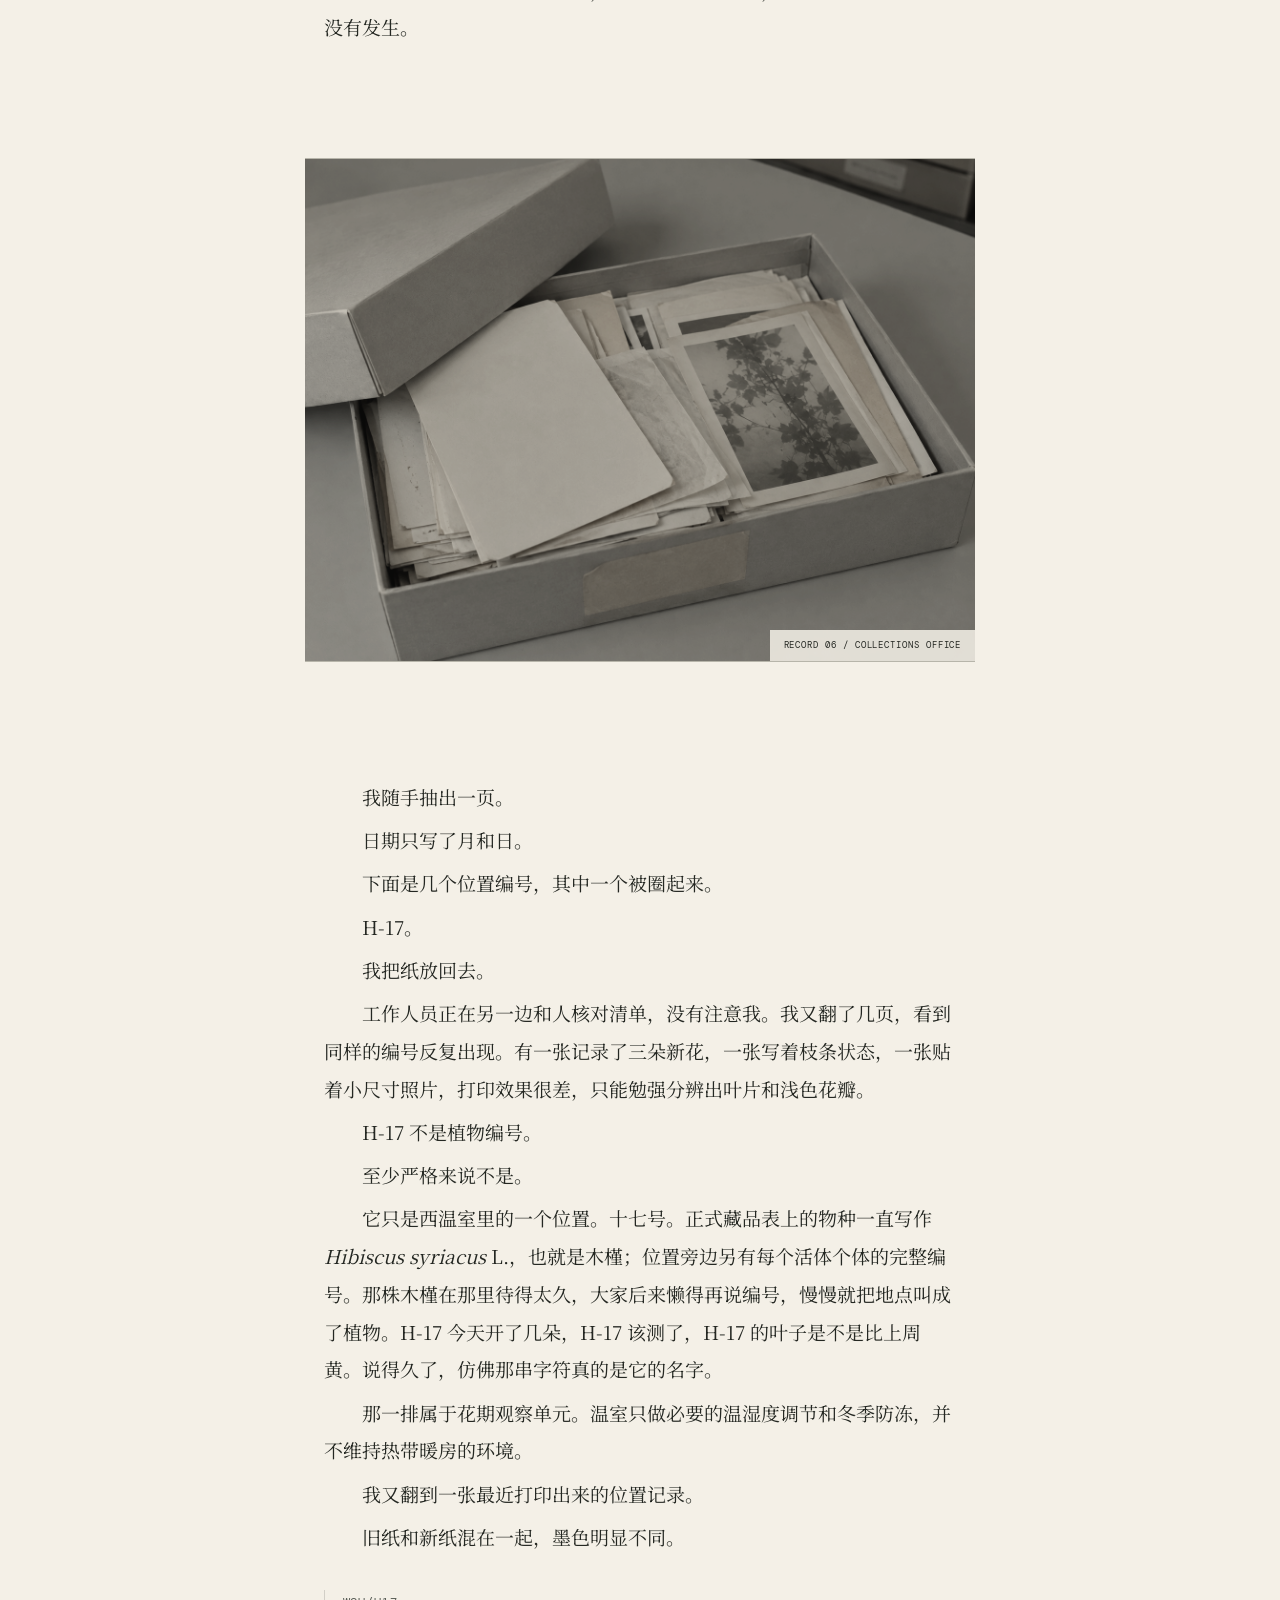
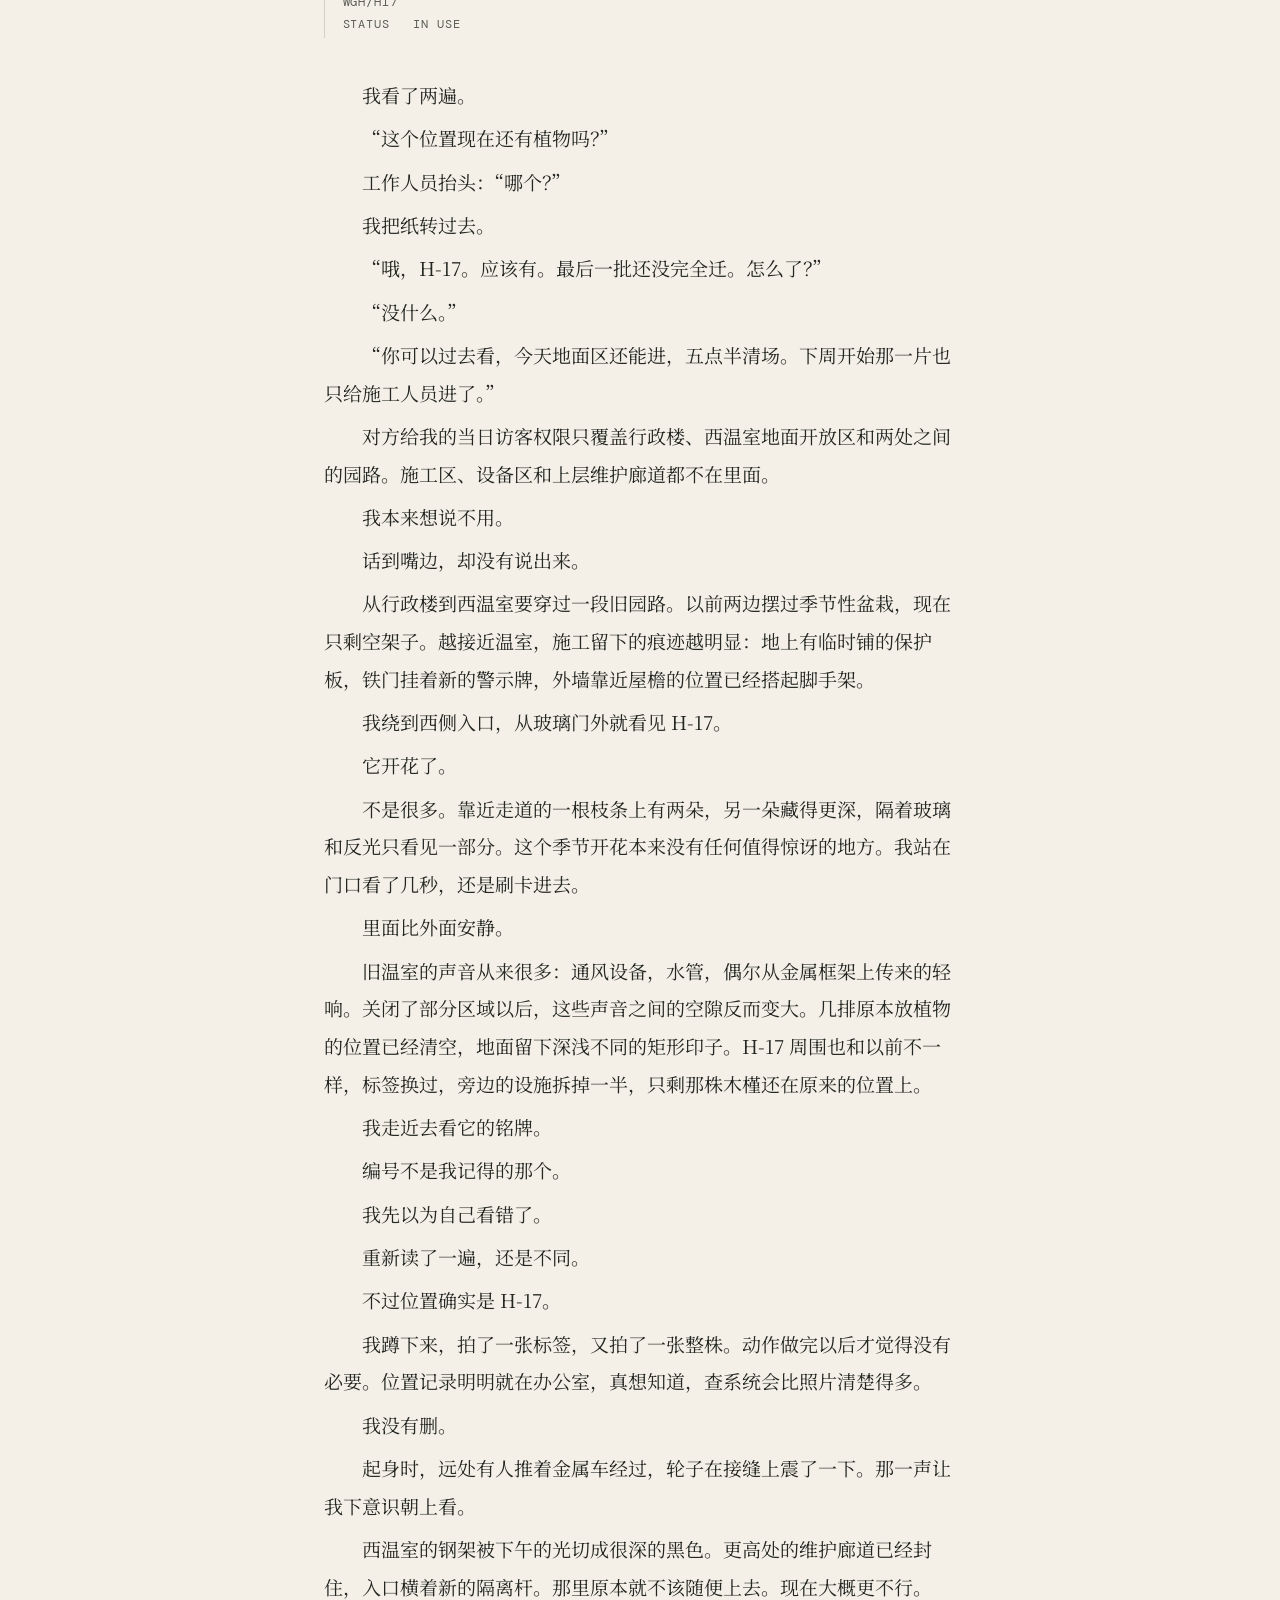
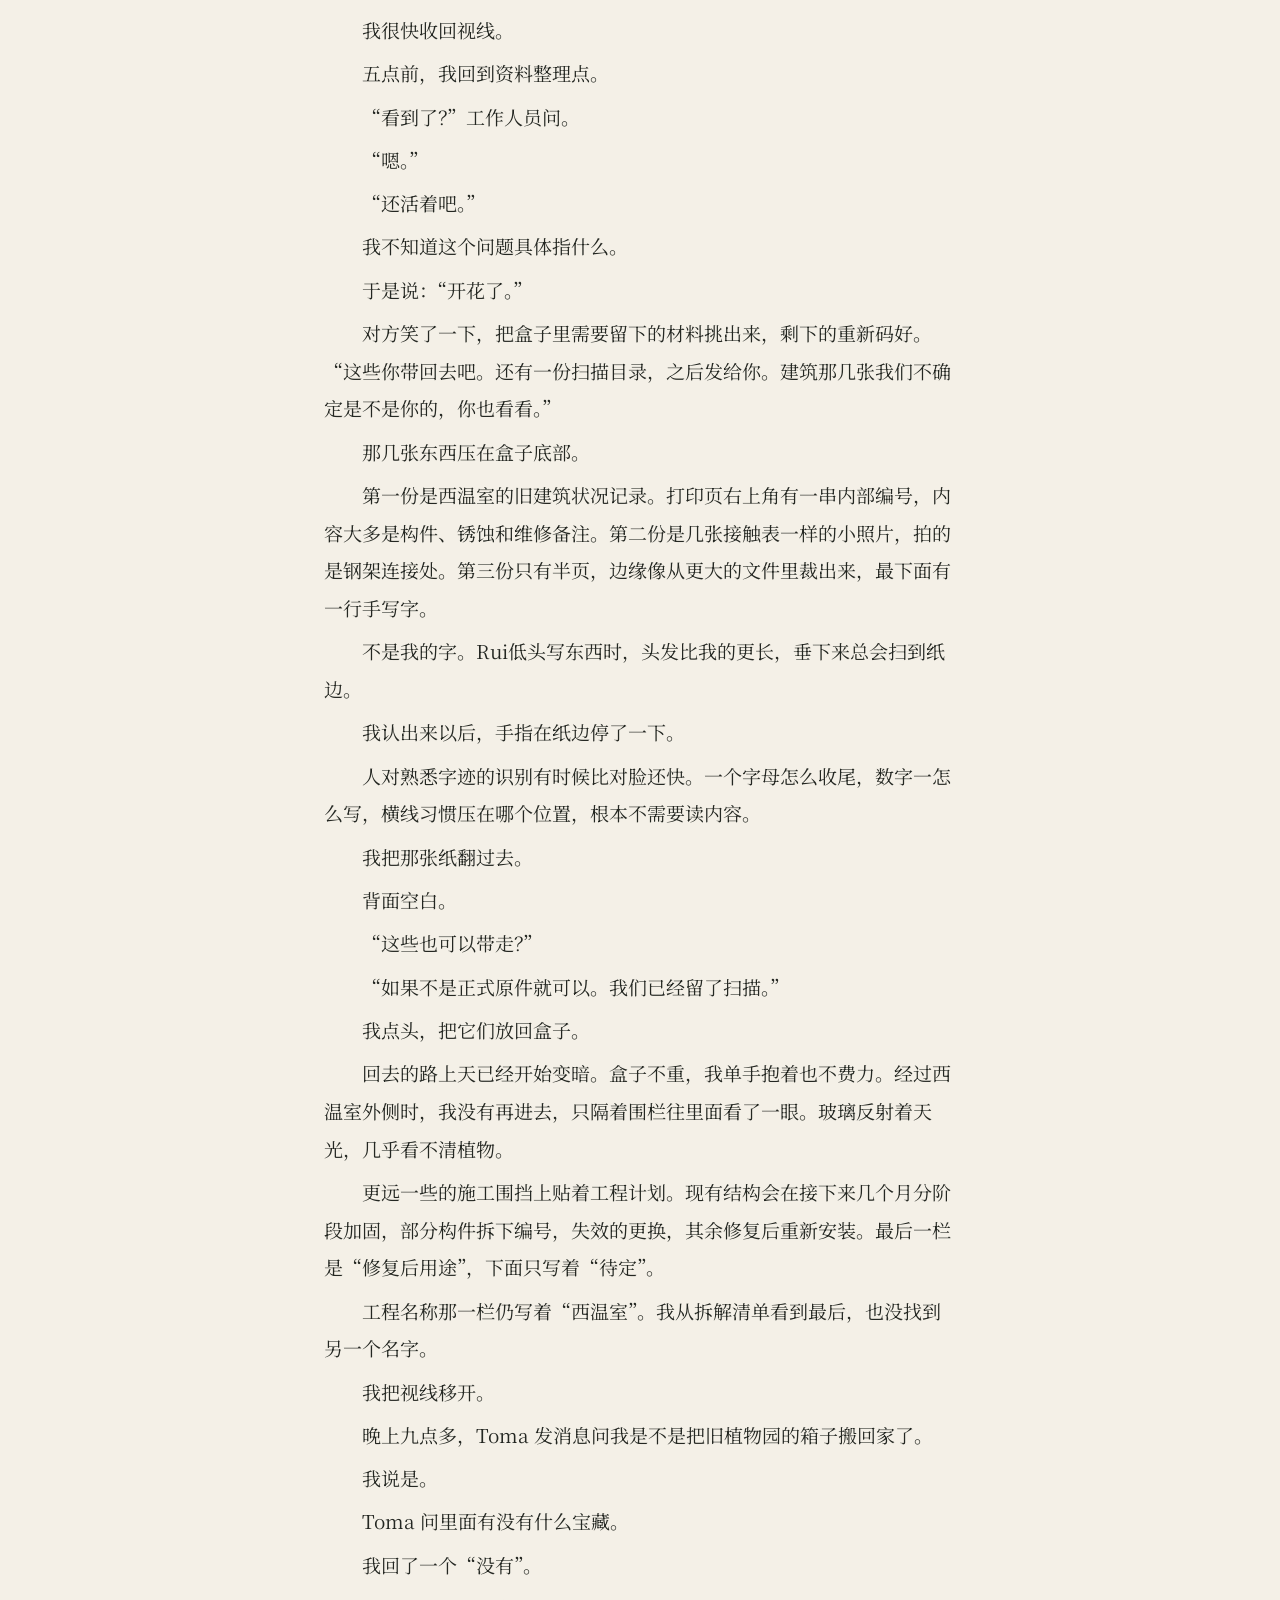
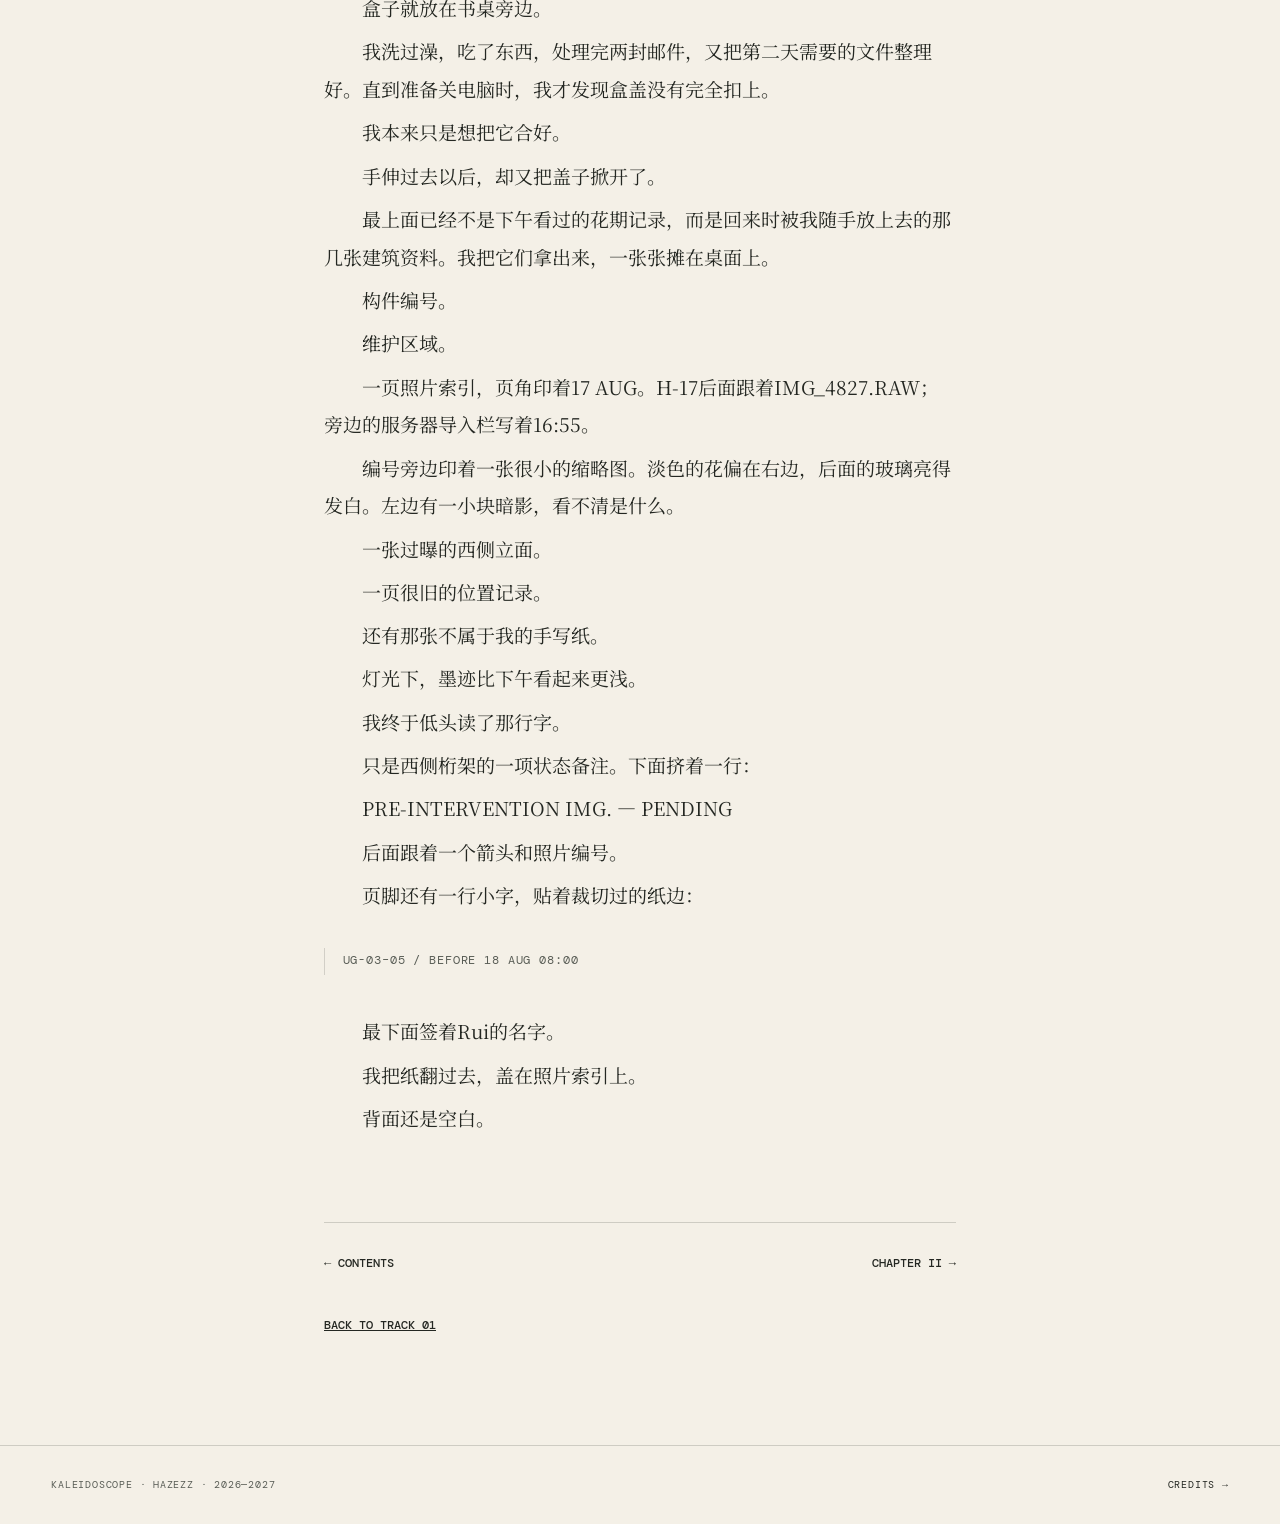
<file: novel/01-incidence.html>
<!doctype html>
<html lang="en">
<head>
  <meta charset="utf-8">
  <meta name="viewport" content="width=device-width, initial-scale=1">
  <meta name="description" content="Chapter I, Incidence — a prototype chapter from the Kaleidoscope companion novel.">
  <title>I. Incidence — Kaleidoscope</title>
  <link rel="stylesheet" href="../css/main.css?v=20260909l">
  <link rel="stylesheet" href="../css/novel.css?v=20260909m">
  <script src="../js/i18n.js?v=20260909j" defer></script>
</head>
<body class="reader-page">
  <div class="reading-progress" aria-hidden="true"></div>
  <header class="site-header is-scrolled" data-header>
    <a class="brand" href="../index.html">KALEIDOSCOPE</a>
    <button class="menu-toggle" type="button" aria-expanded="false" aria-controls="site-nav" data-i18n="nav.menu">Menu</button>
    <nav class="site-nav" id="site-nav" aria-label="Primary navigation" data-i18n-aria-label="nav.label">
      <a href="../tracks.html" data-i18n="nav.tracks">Tracks</a>
      <a href="../novel.html" aria-current="page" data-i18n="nav.novel">Novel</a>
      <a href="../archive.html" data-i18n="nav.archive">Archive</a>
      <span class="language-switch" role="group" aria-label="Language"><button type="button" data-lang="zh" aria-pressed="false">中</button><span aria-hidden="true">/</span><button type="button" data-lang="en" aria-pressed="false">EN</button></span>
    </nav>
  </header>

  <main class="reader-shell">
    <p class="chapter-count">01 / 09</p>
    <header class="chapter-head">
      <div>
        <h1>Incidence</h1>
        <p class="chapter-state" data-chapter="I" data-track="01">Chapter I / Track 01</p>
      </div>
      <span class="progress-label" data-progress-label>0%</span>
    </header>
    <p class="reader-language-note" data-lang-only="en" data-i18n="novel.languageNote" hidden>Original language: Chinese. English translation forthcoming.</p>

    <article class="reader-content" lang="zh-Hans" data-content="../content/01-incidence.md?v=20261029f">
      <p class="placeholder-note" data-i18n="reader.loading">Loading chapter…</p>
    </article>

    <footer class="reader-footer">
      <nav class="reader-nav" aria-label="Chapter navigation">
        <a href="../novel.html">← Contents</a>
        <a href="02-hydrangea.html">Chapter II →</a>
      </nav>
      <a class="back-track" href="../tracks.html#track-01">Back to track 01</a>
    </footer>
  </main>

  <script src="../js/main.js?v=20260909j"></script>
  <script src="../js/reader.js?v=20261031a"></script>
</body>
</html>
</file>
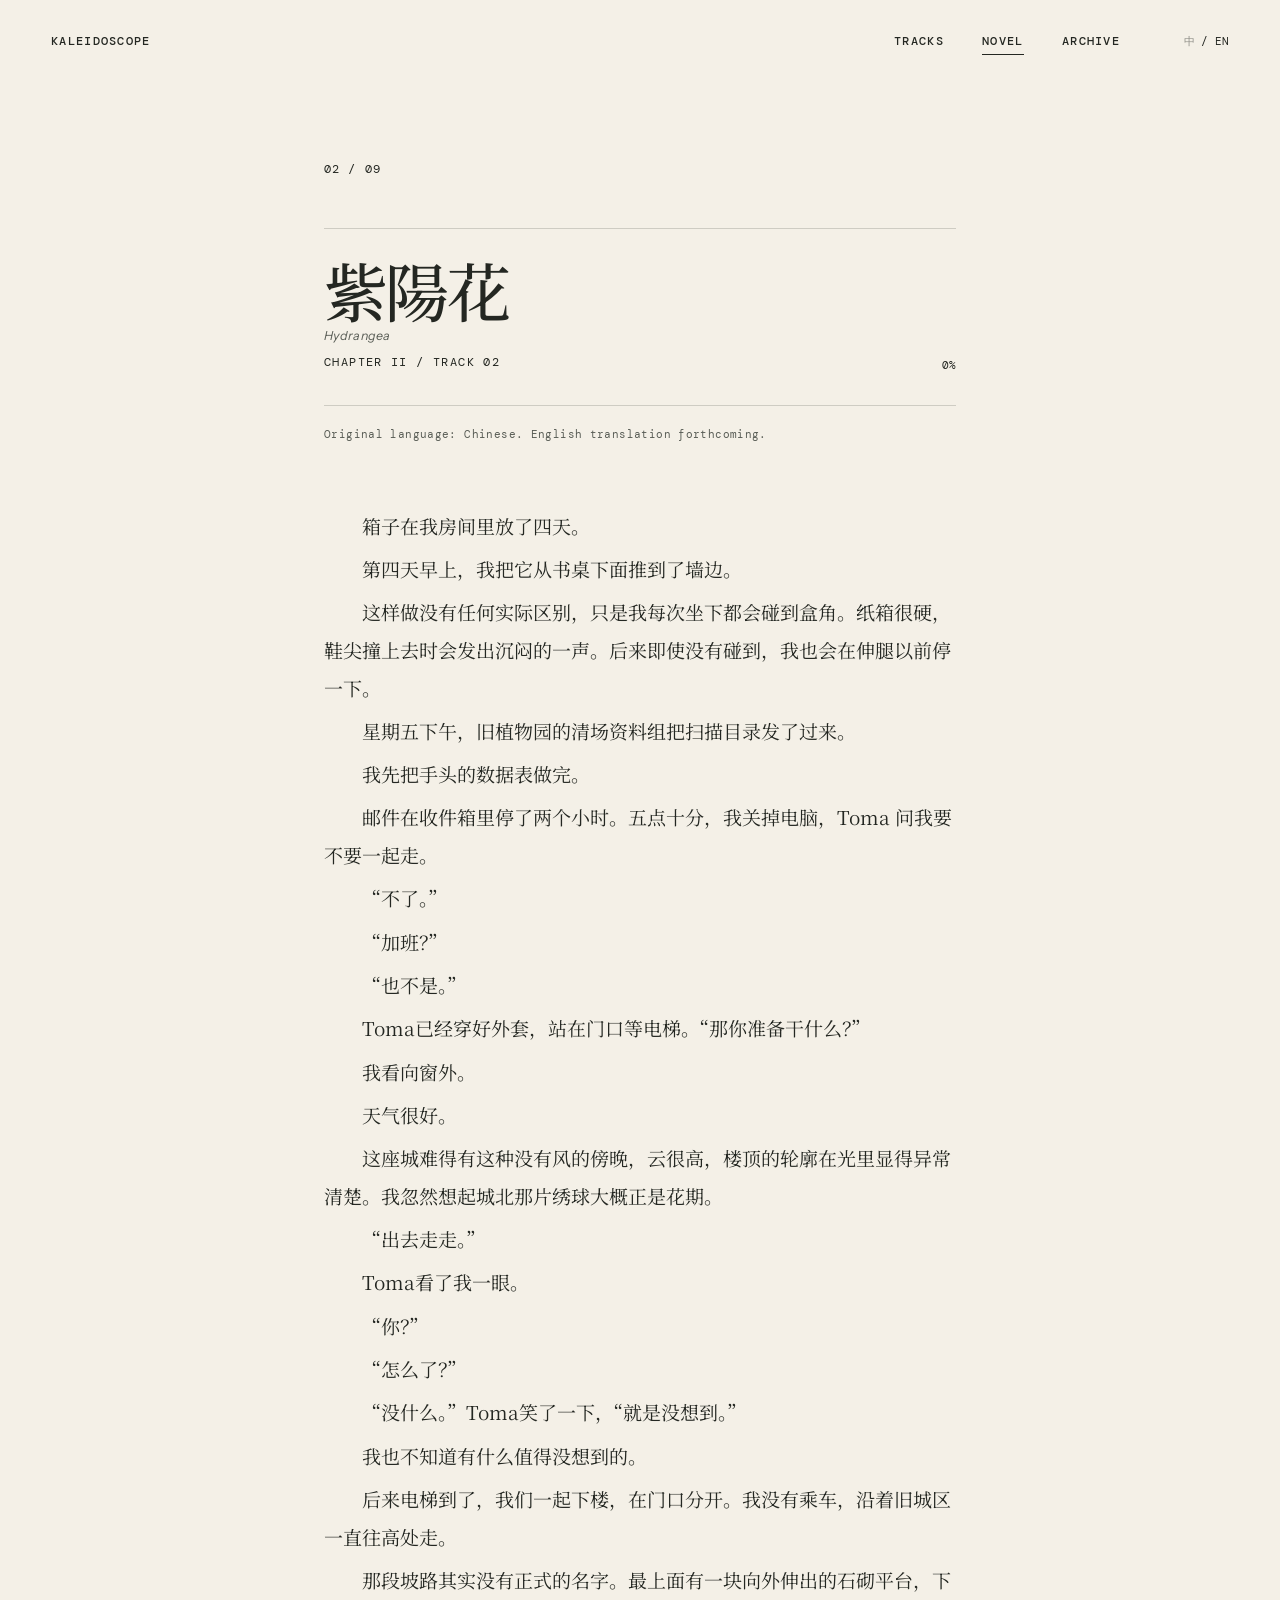
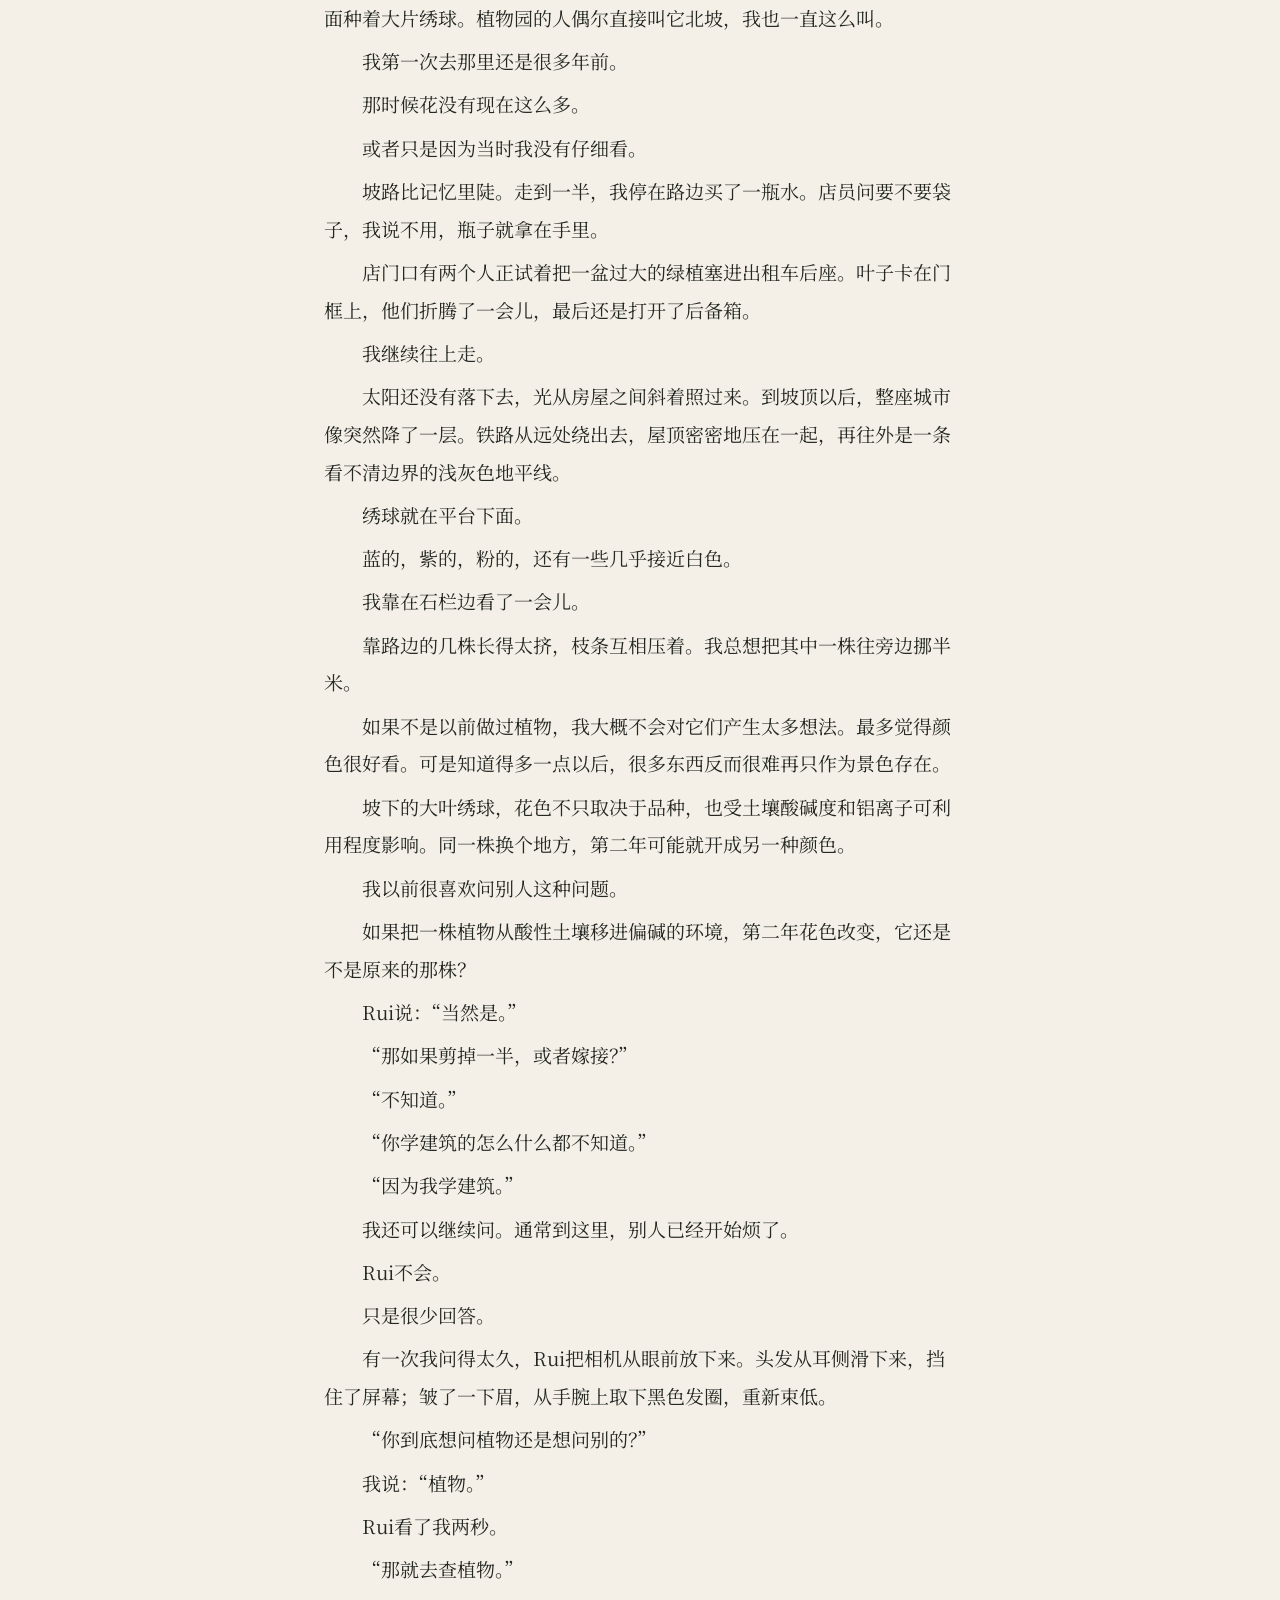
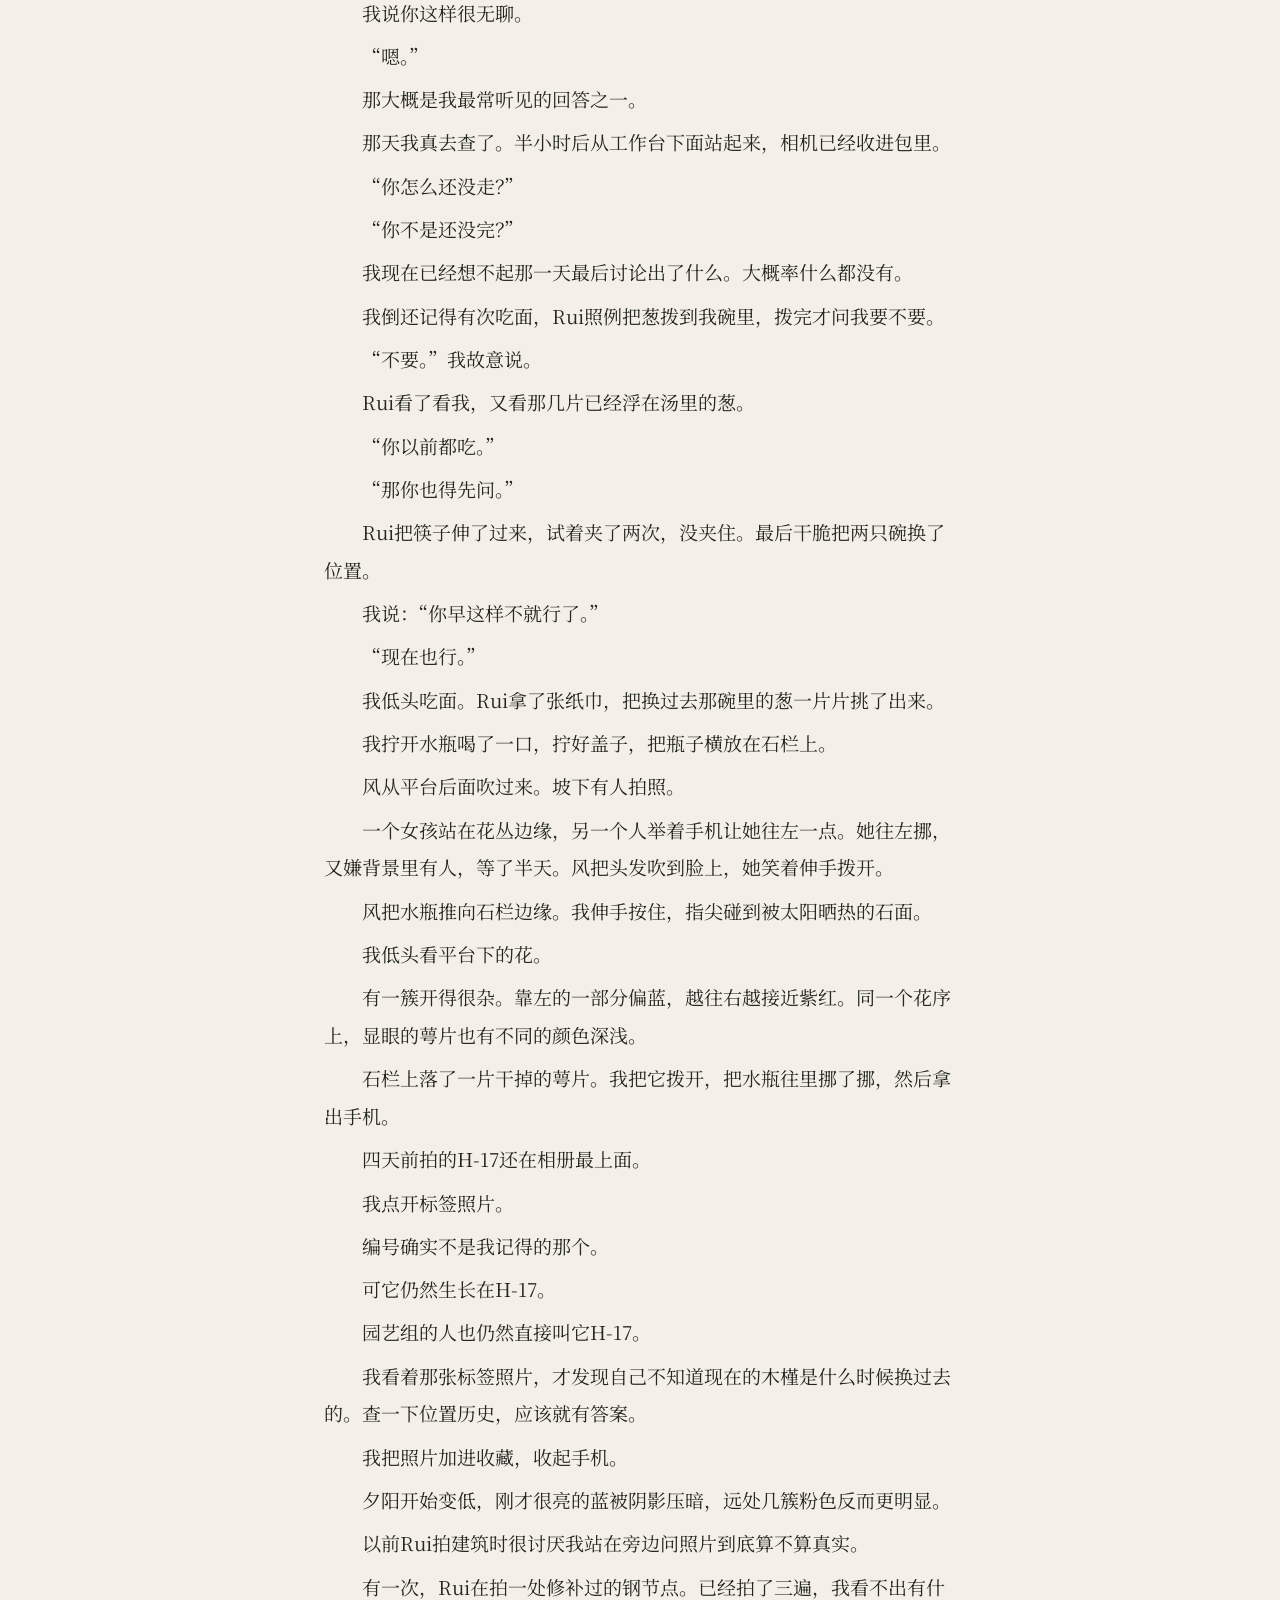
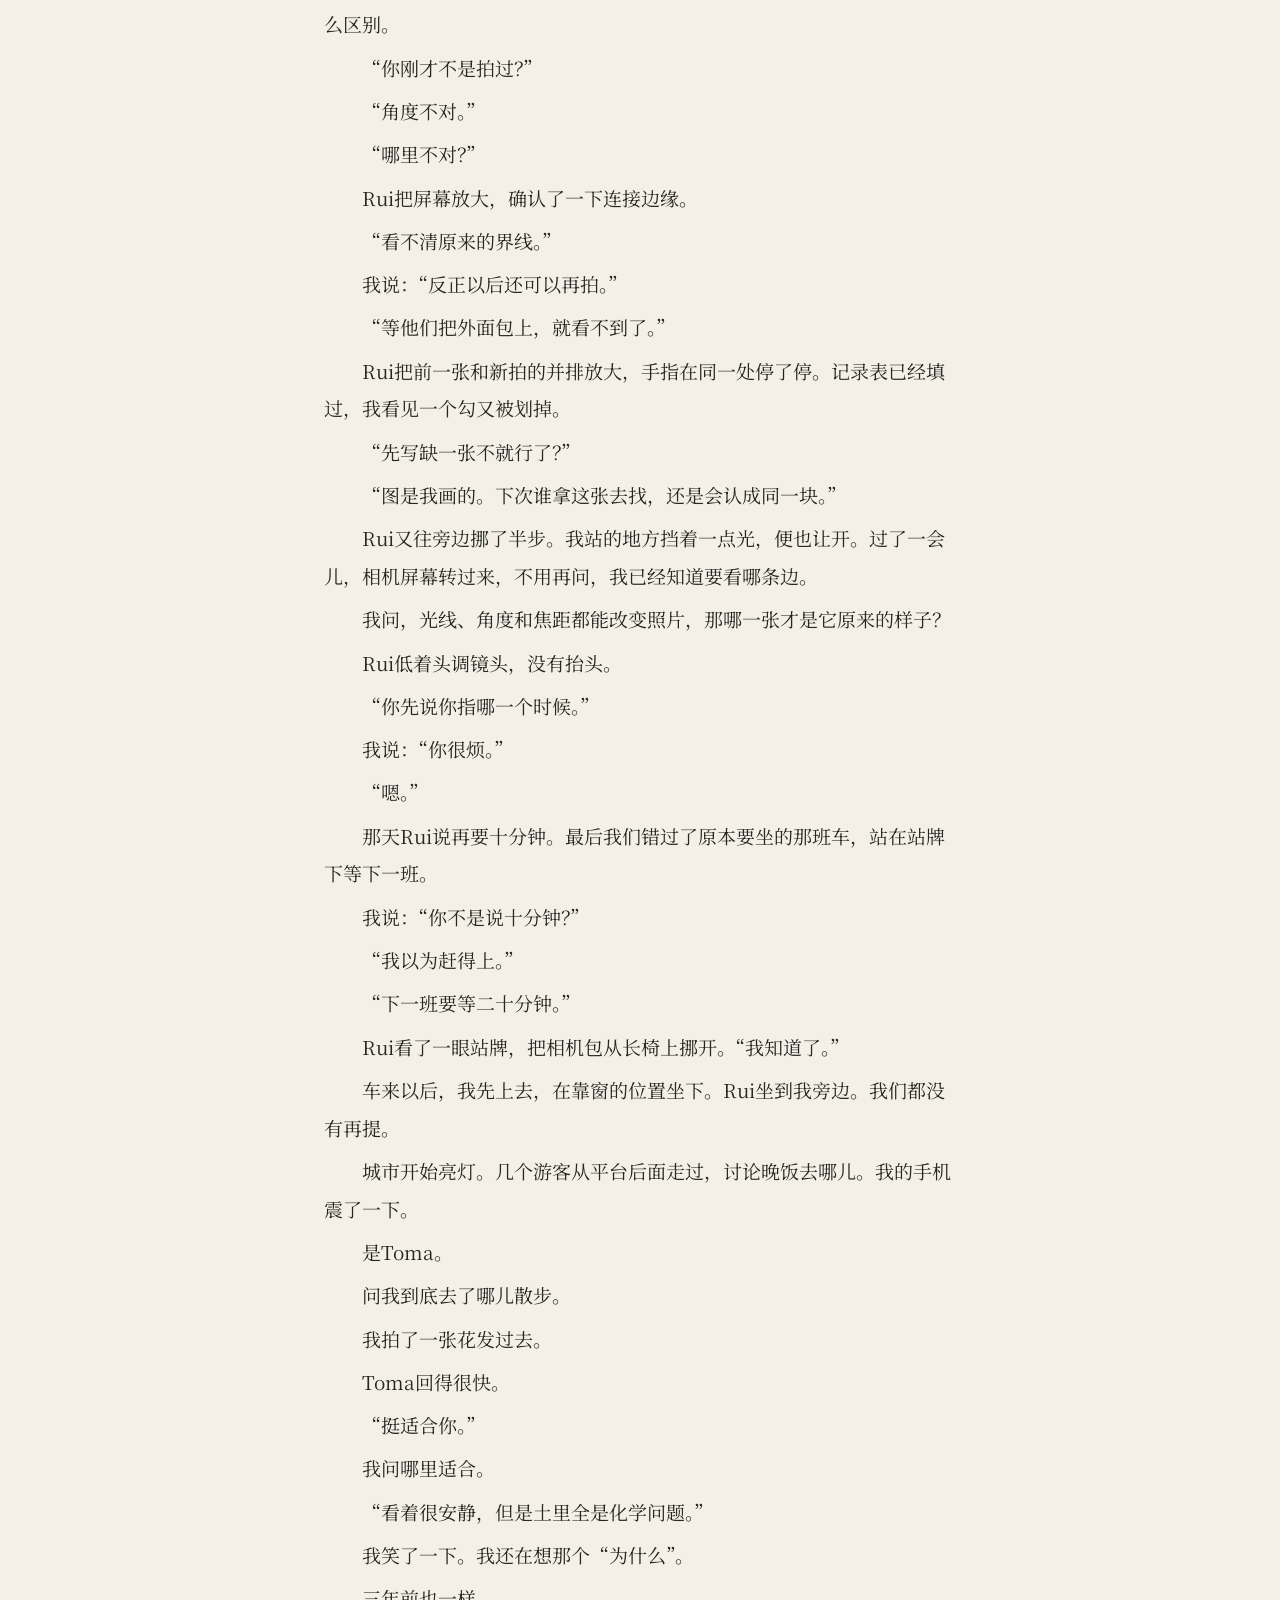
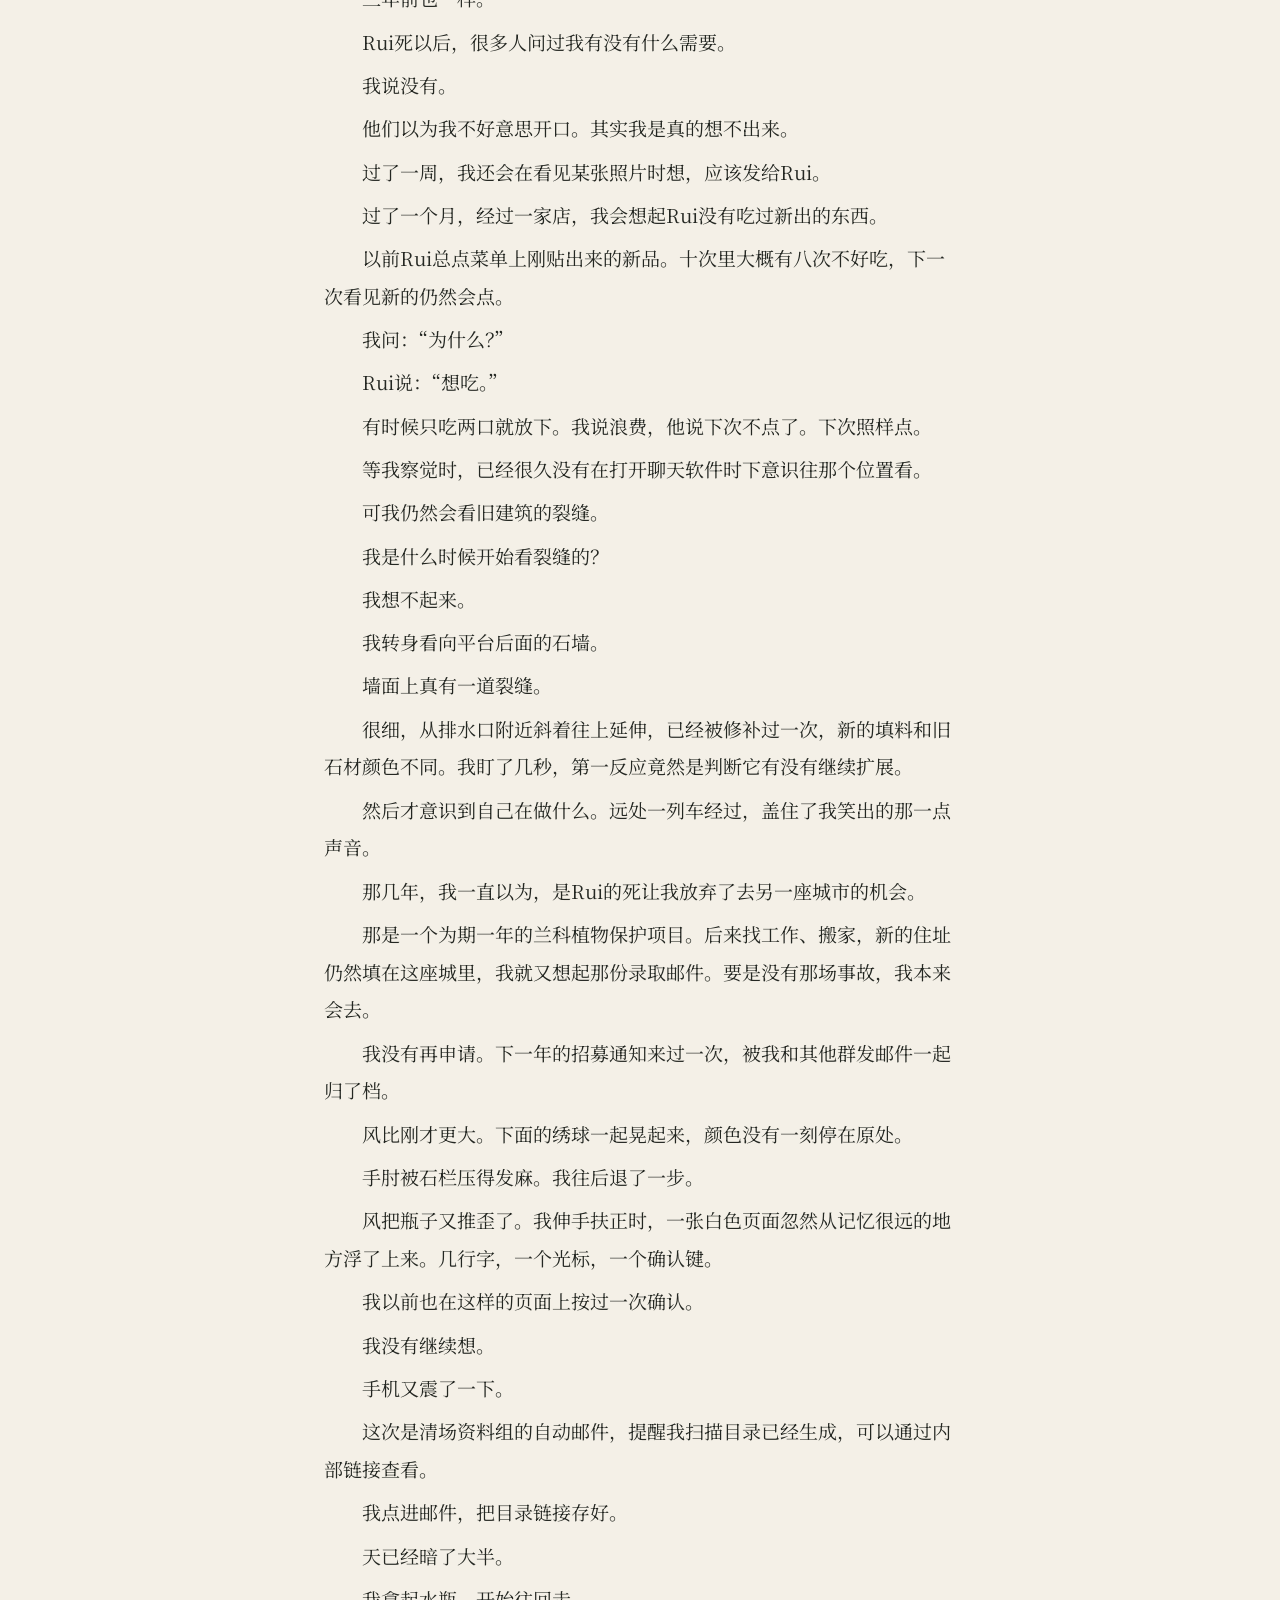
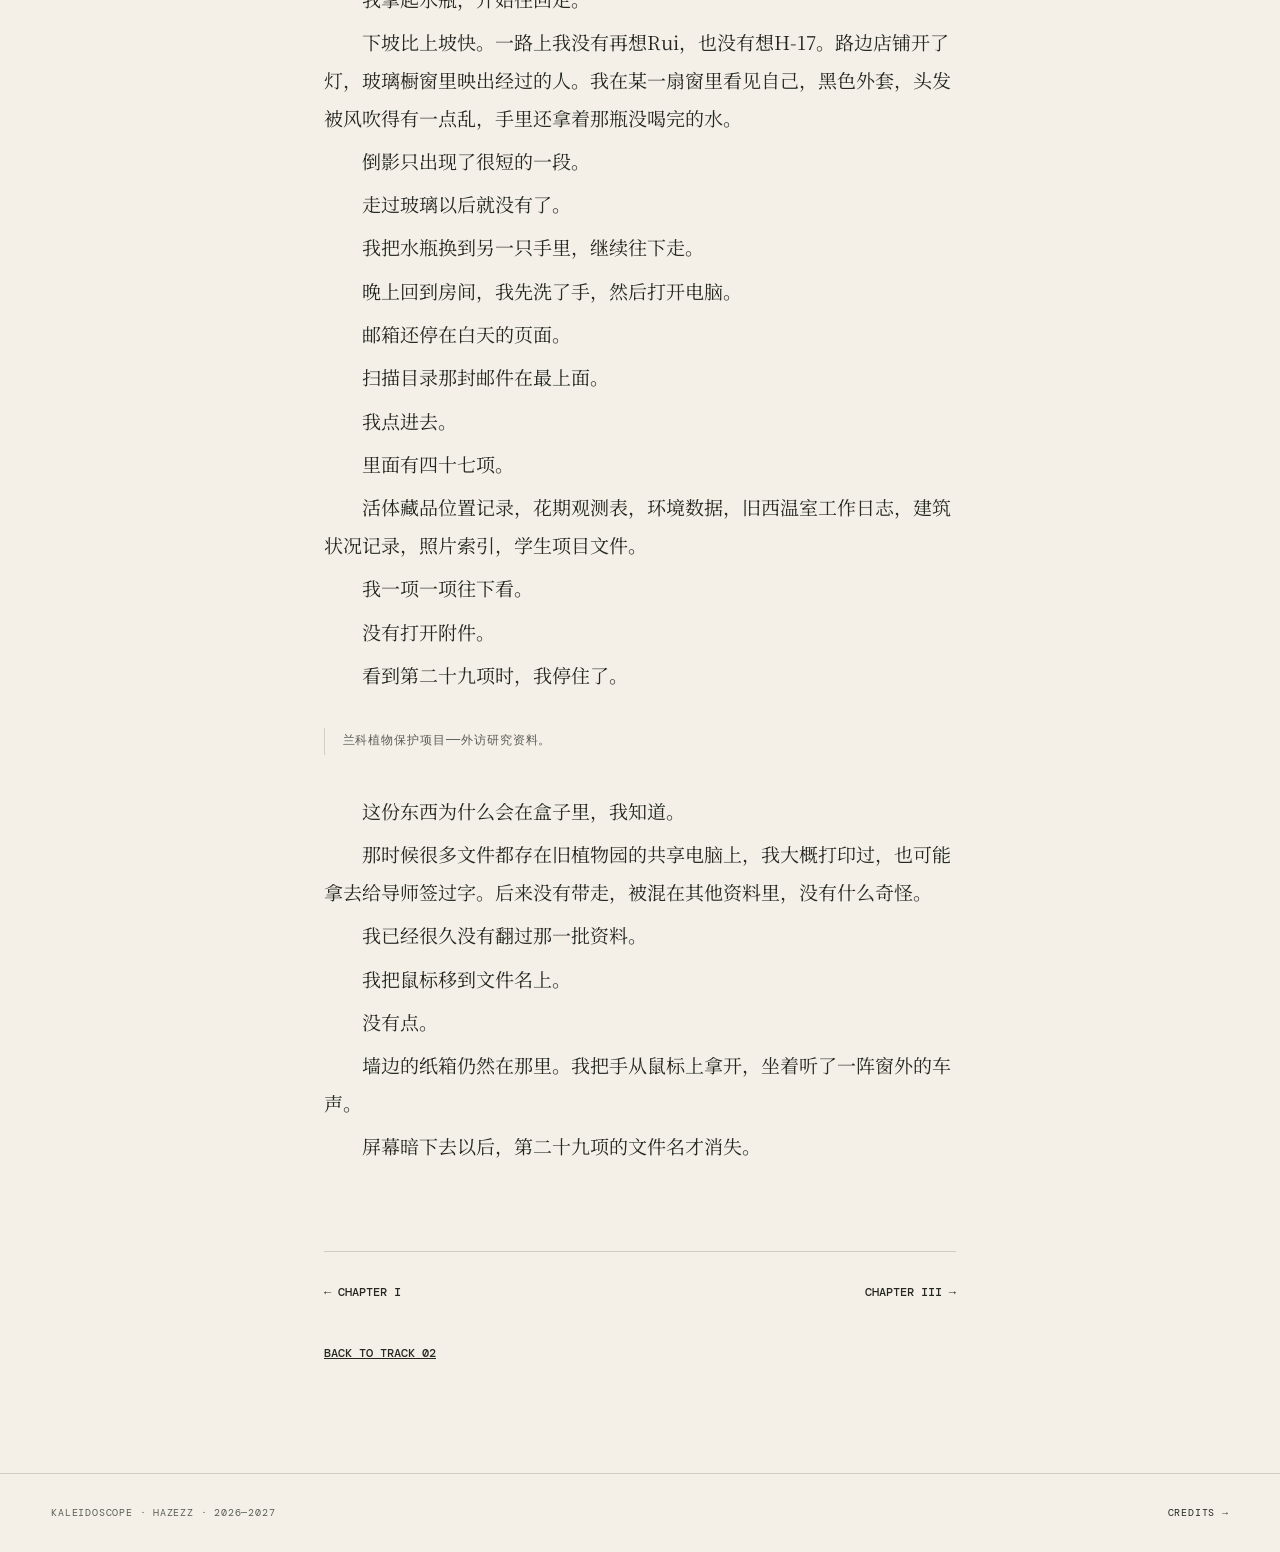
<file: novel/02-hydrangea.html>
<!doctype html>
<html lang="en">
<head>
  <meta charset="utf-8">
  <meta name="viewport" content="width=device-width, initial-scale=1">
  <meta name="description" content="Chapter II, 紫陽花 — from the Kaleidoscope companion novel.">
  <title>II. 紫陽花 — Kaleidoscope</title>
  <link rel="stylesheet" href="../css/main.css?v=20260909l">
  <link rel="stylesheet" href="../css/novel.css?v=20260909m">
  <script src="../js/i18n.js?v=20260909j" defer></script>
</head>
<body class="reader-page">
  <div class="reading-progress" aria-hidden="true"></div>
  <header class="site-header is-scrolled" data-header>
    <a class="brand" href="../index.html">KALEIDOSCOPE</a>
    <button class="menu-toggle" type="button" aria-expanded="false" aria-controls="site-nav" data-i18n="nav.menu">Menu</button>
    <nav class="site-nav" id="site-nav" aria-label="Primary navigation" data-i18n-aria-label="nav.label">
      <a href="../tracks.html" data-i18n="nav.tracks">Tracks</a>
      <a href="../novel.html" aria-current="page" data-i18n="nav.novel">Novel</a>
      <a href="../archive.html" data-i18n="nav.archive">Archive</a>
      <span class="language-switch" role="group" aria-label="Language"><button type="button" data-lang="zh" aria-pressed="false">中</button><span aria-hidden="true">/</span><button type="button" data-lang="en" aria-pressed="false">EN</button></span>
    </nav>
  </header>

  <main class="reader-shell">
    <p class="chapter-count">02 / 09</p>
    <header class="chapter-head">
      <div>
        <h1>紫陽花</h1>
        <p class="chapter-gloss" lang="en" data-lang-only="en" hidden>Hydrangea</p>
        <p class="chapter-state" data-chapter="II" data-track="02">Chapter II / Track 02</p>
      </div>
      <span class="progress-label" data-progress-label>0%</span>
    </header>
    <p class="reader-language-note" data-lang-only="en" data-i18n="novel.languageNote" hidden>Original language: Chinese. English translation forthcoming.</p>

    <article class="reader-content" lang="zh-Hans" data-content="../content/02-hydrangea.md?v=20261031a">
      <p class="placeholder-note" data-i18n="reader.loading">Loading chapter…</p>
    </article>

    <footer class="reader-footer">
      <nav class="reader-nav" aria-label="Chapter navigation">
        <a href="01-incidence.html">← Chapter I</a>
        <a href="03-orchid.html">Chapter III →</a>
      </nav>
      <a class="back-track" href="../tracks.html#track-02">Back to track 02</a>
    </footer>
  </main>

  <script src="../js/main.js?v=20260909j"></script>
  <script src="../js/reader.js?v=20261031a"></script>
</body>
</html>
</file>
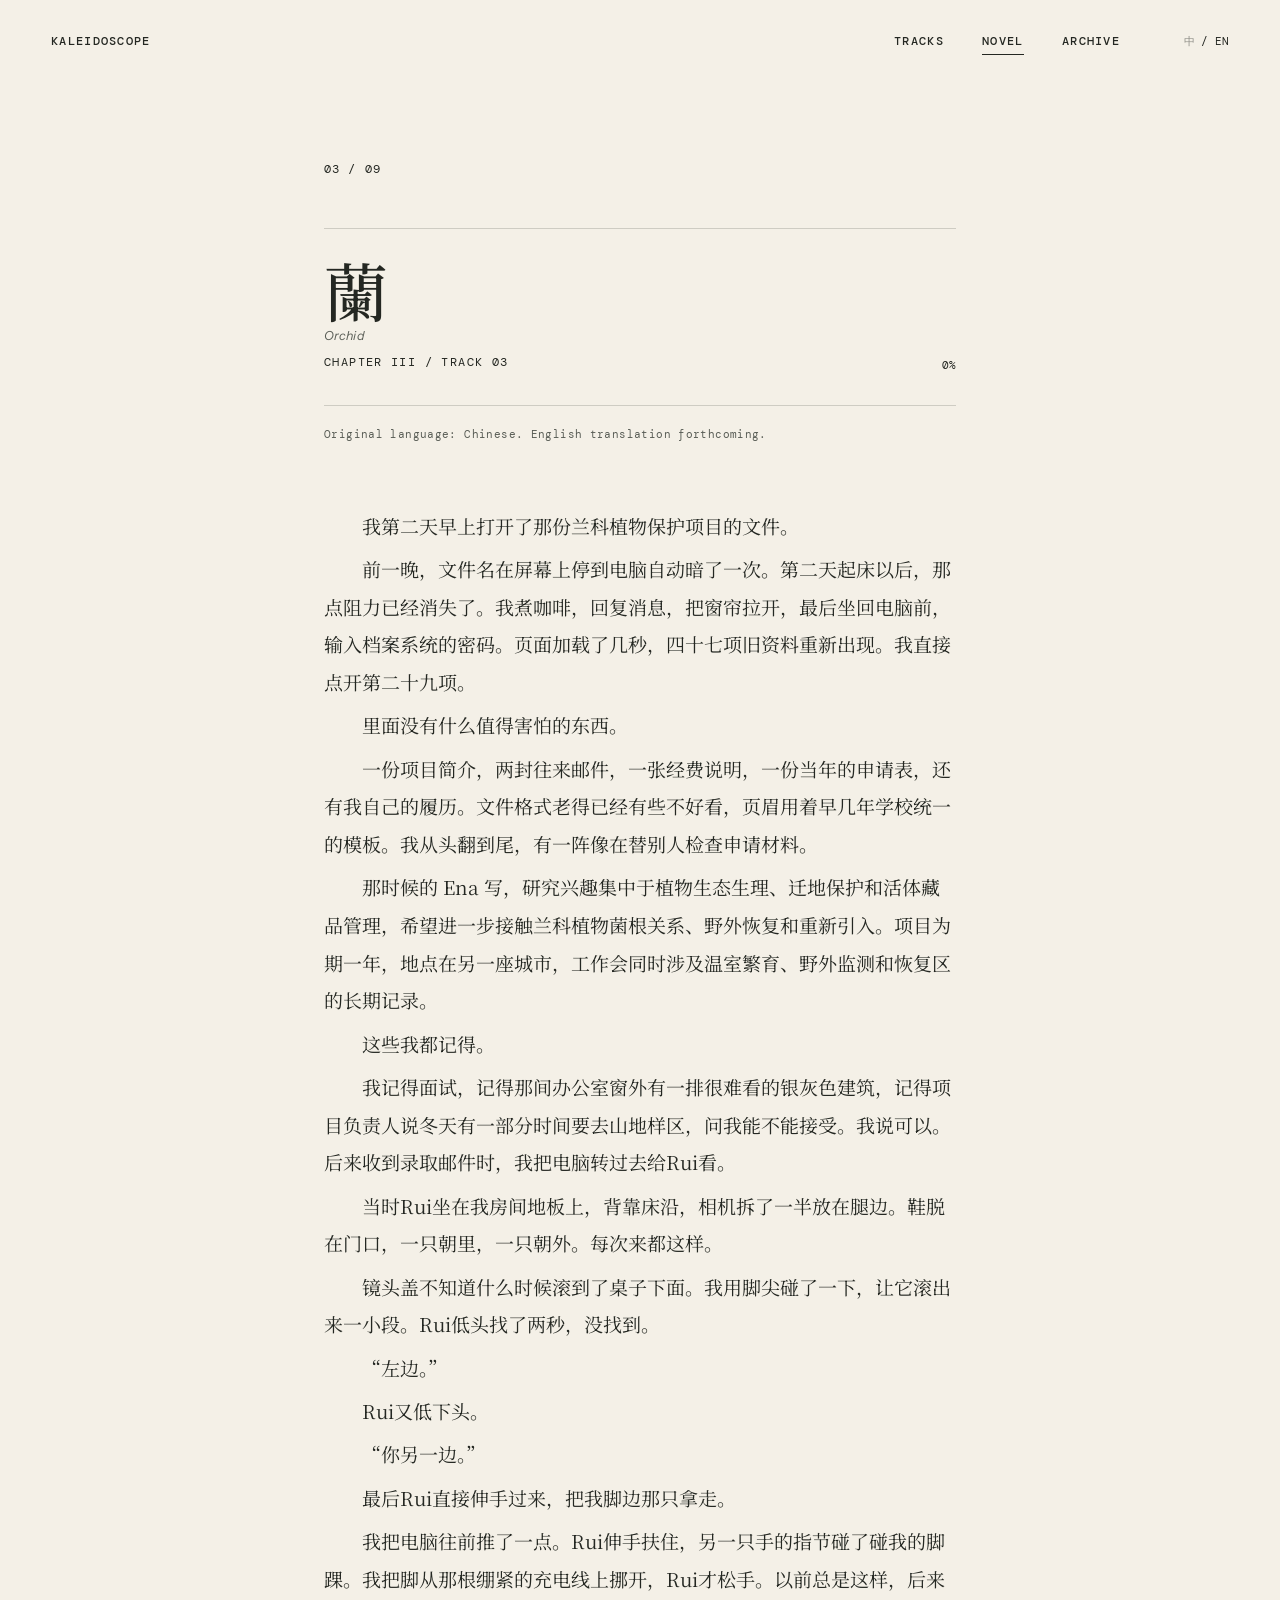
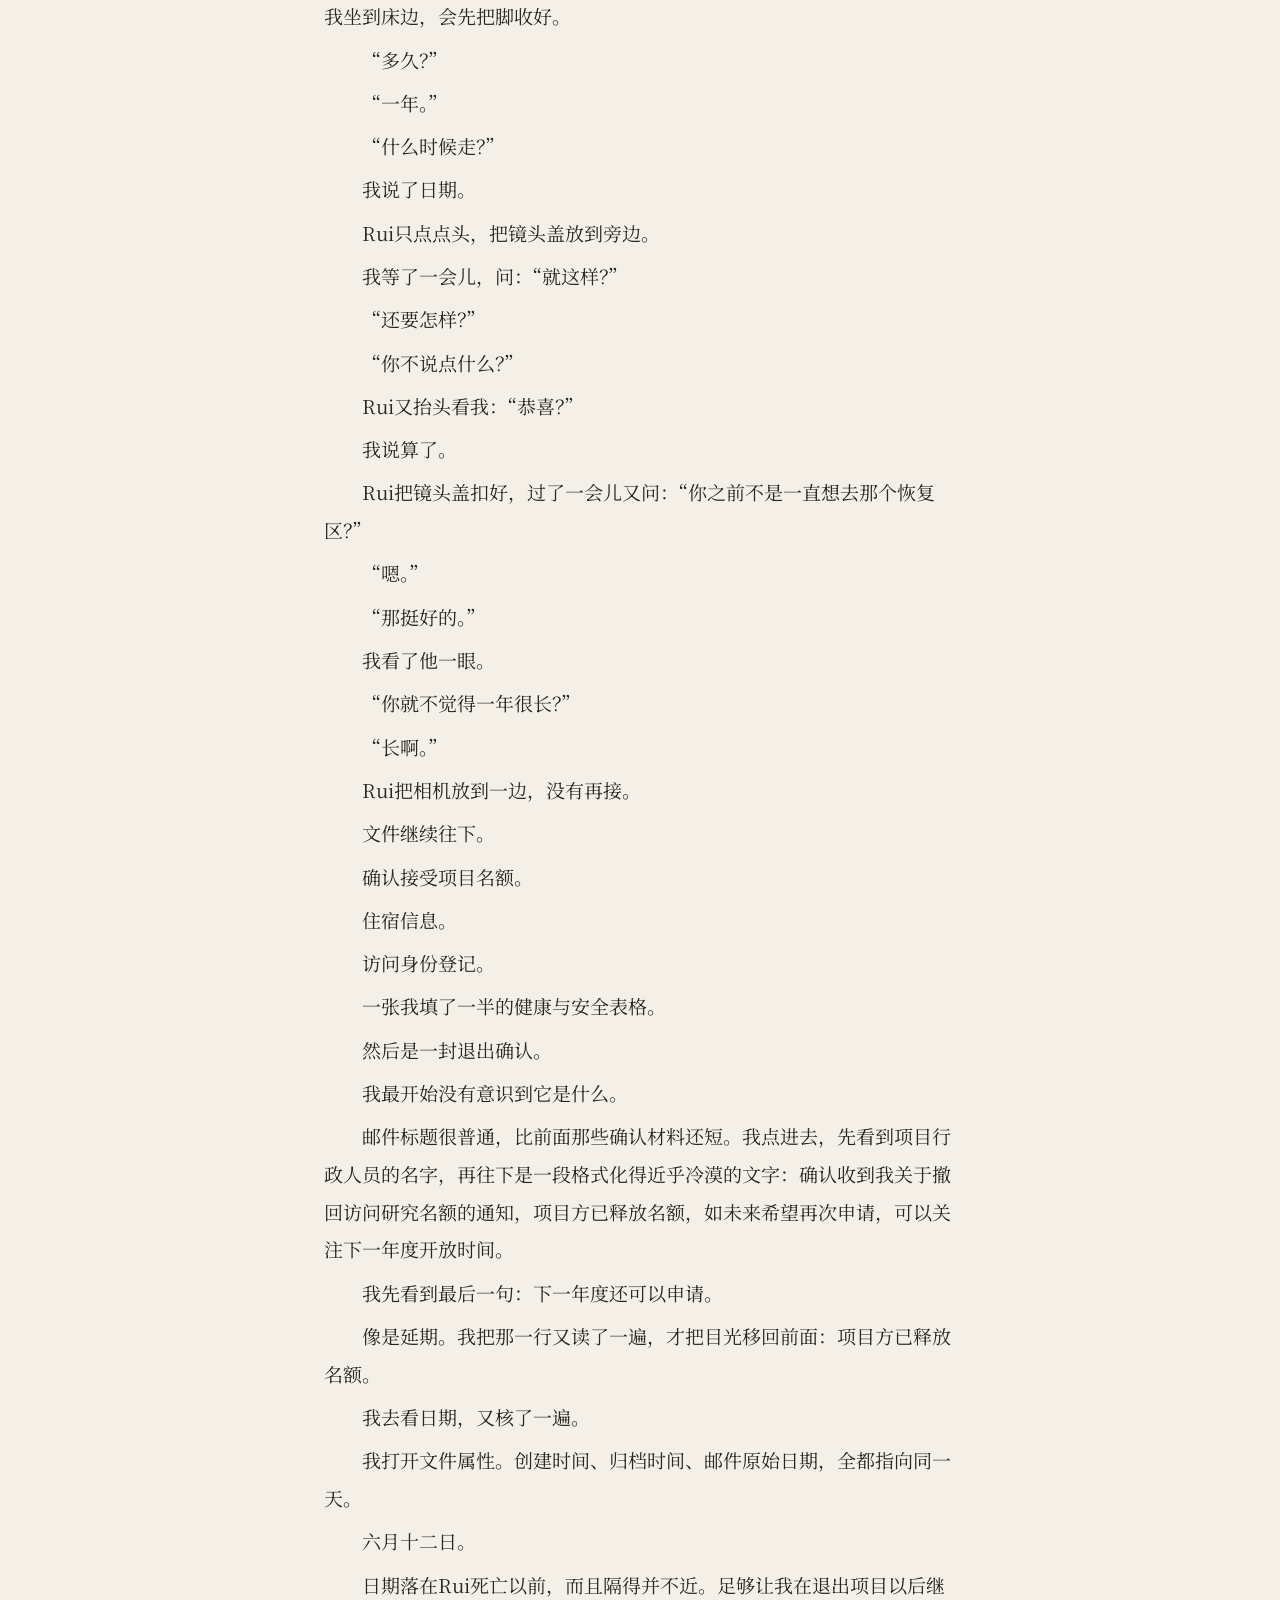
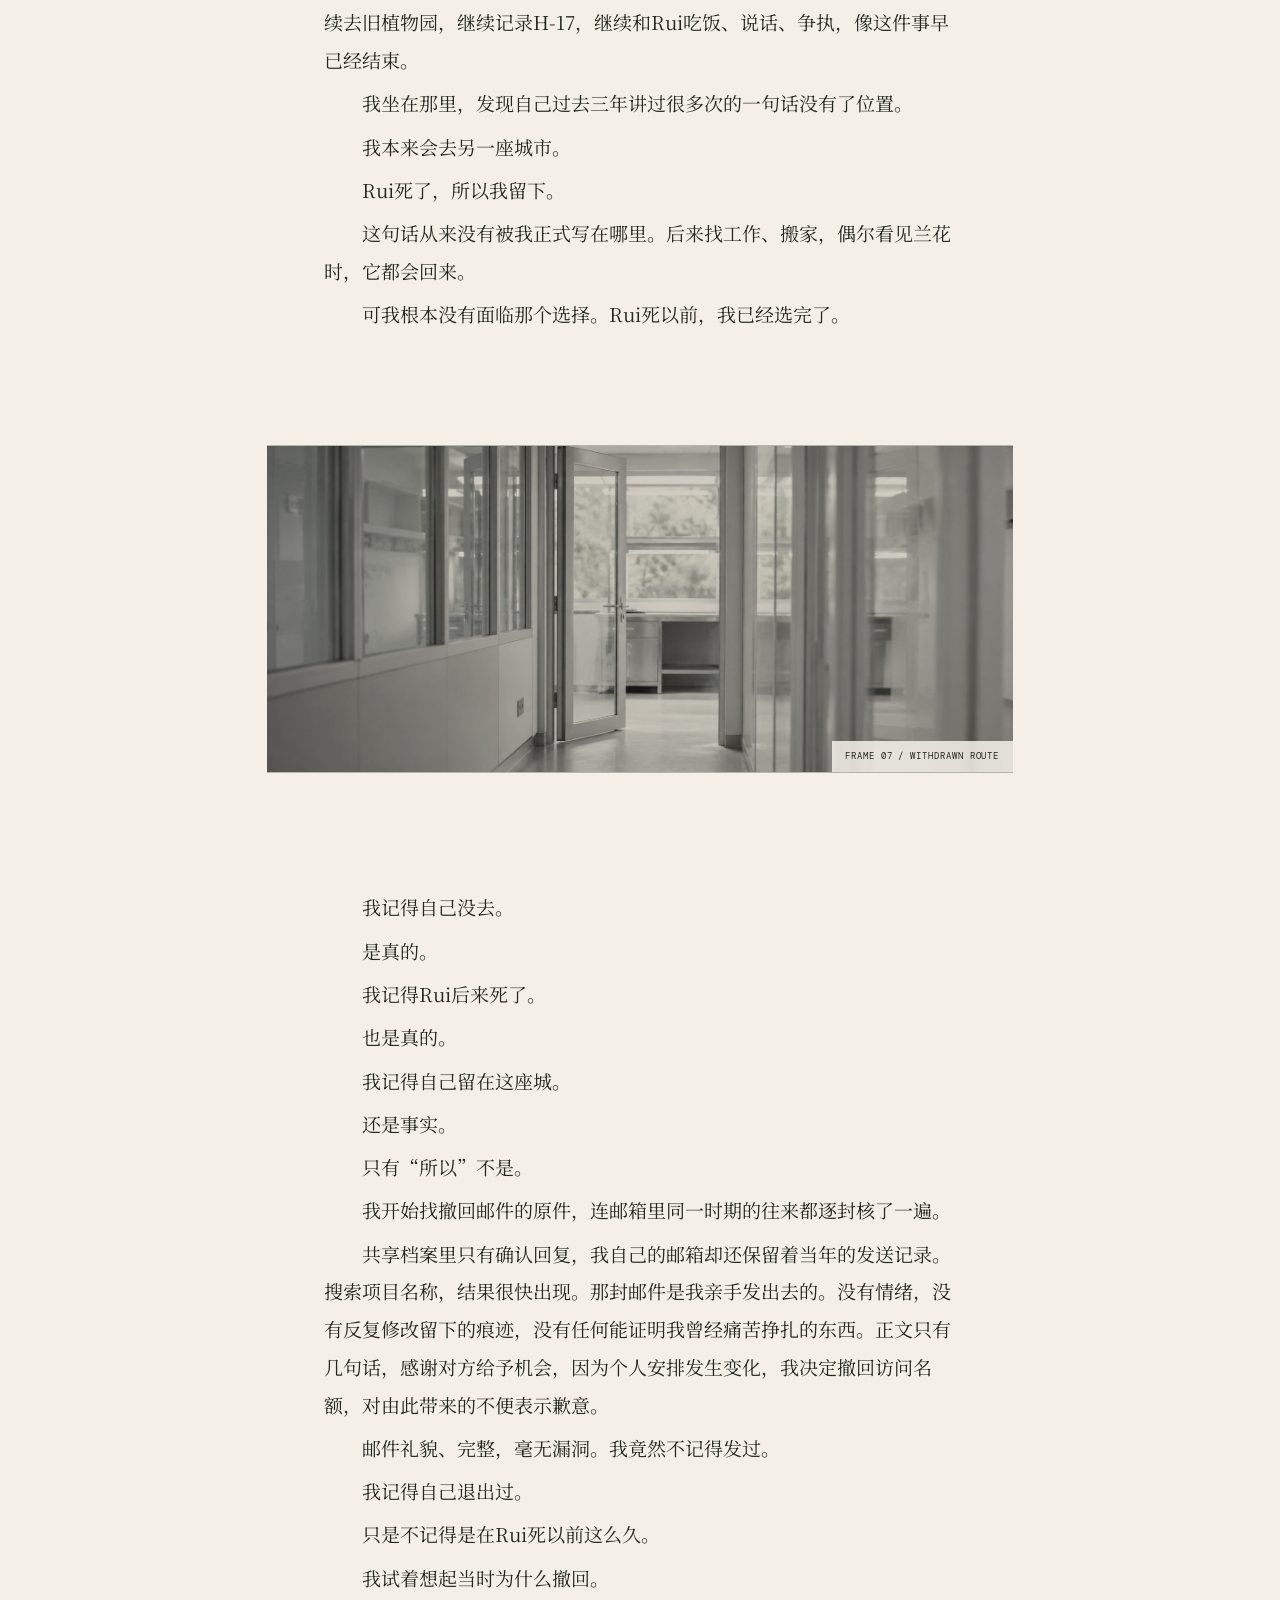
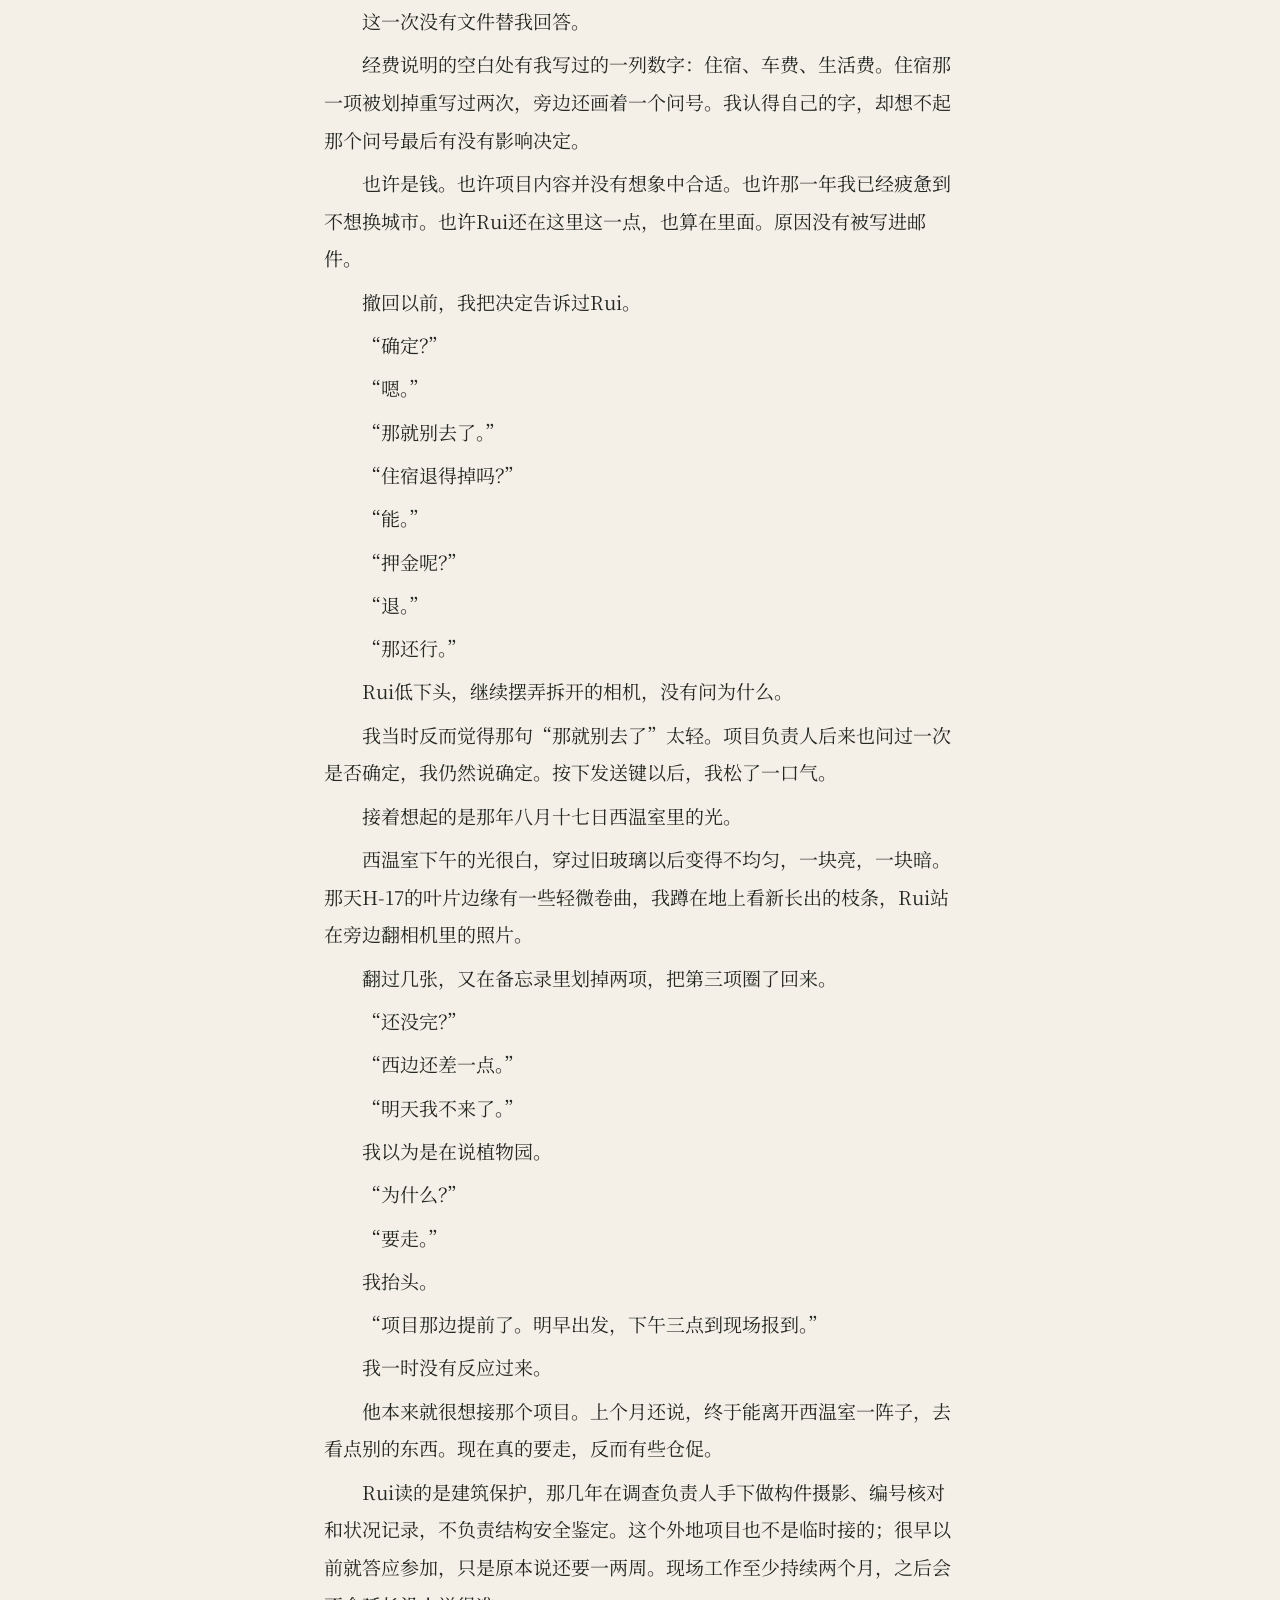
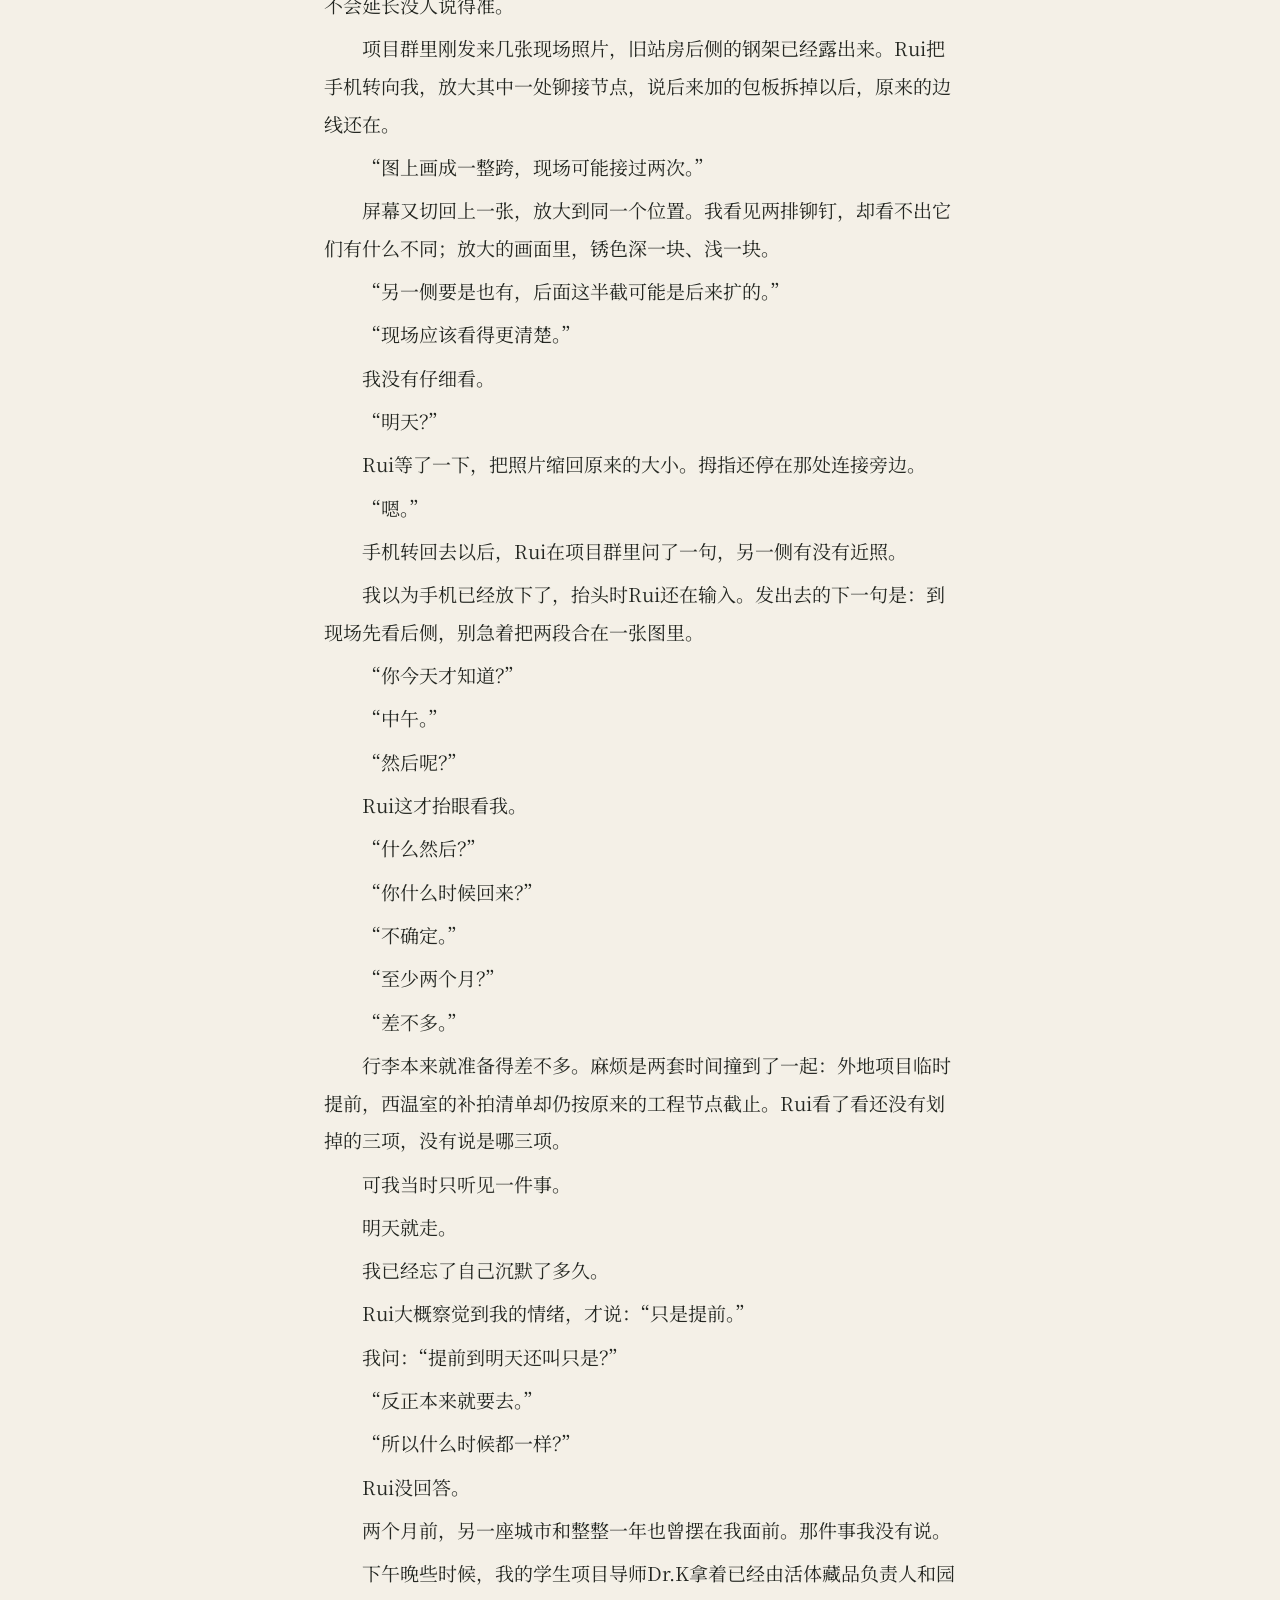
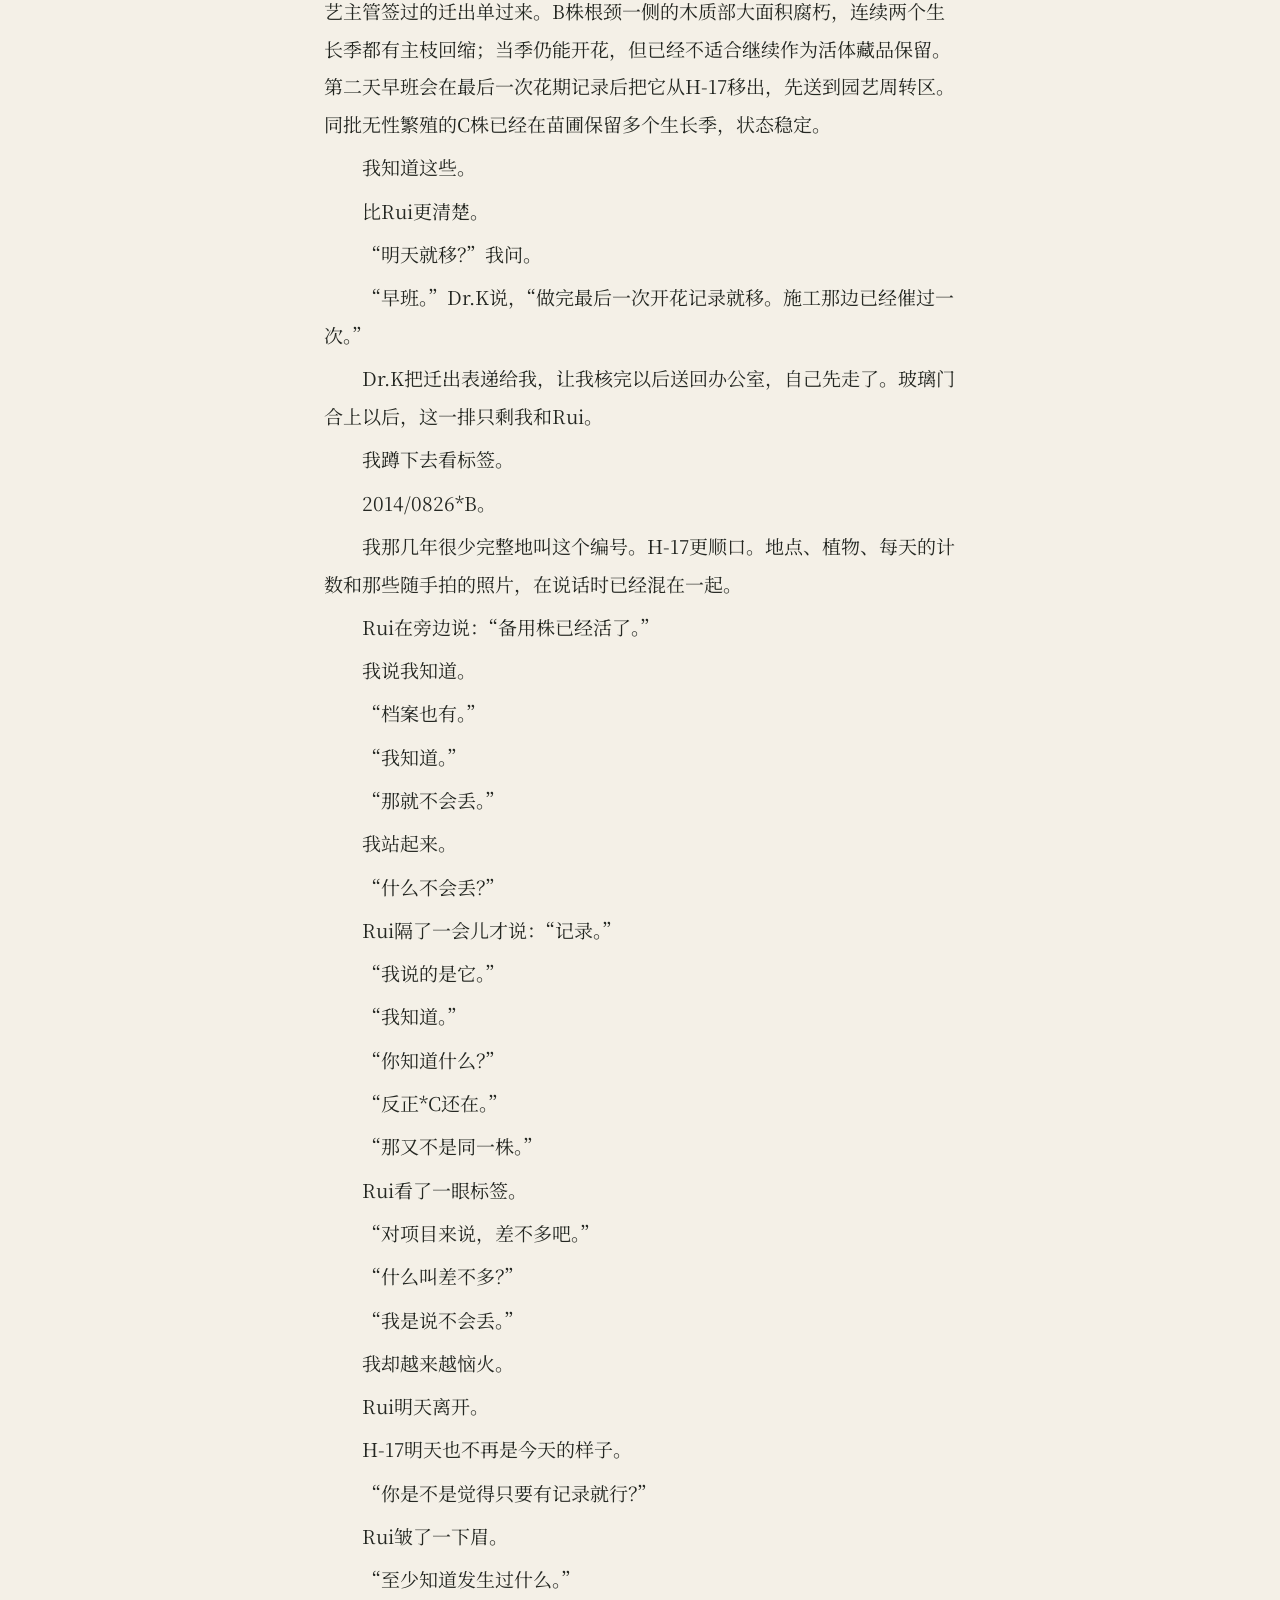
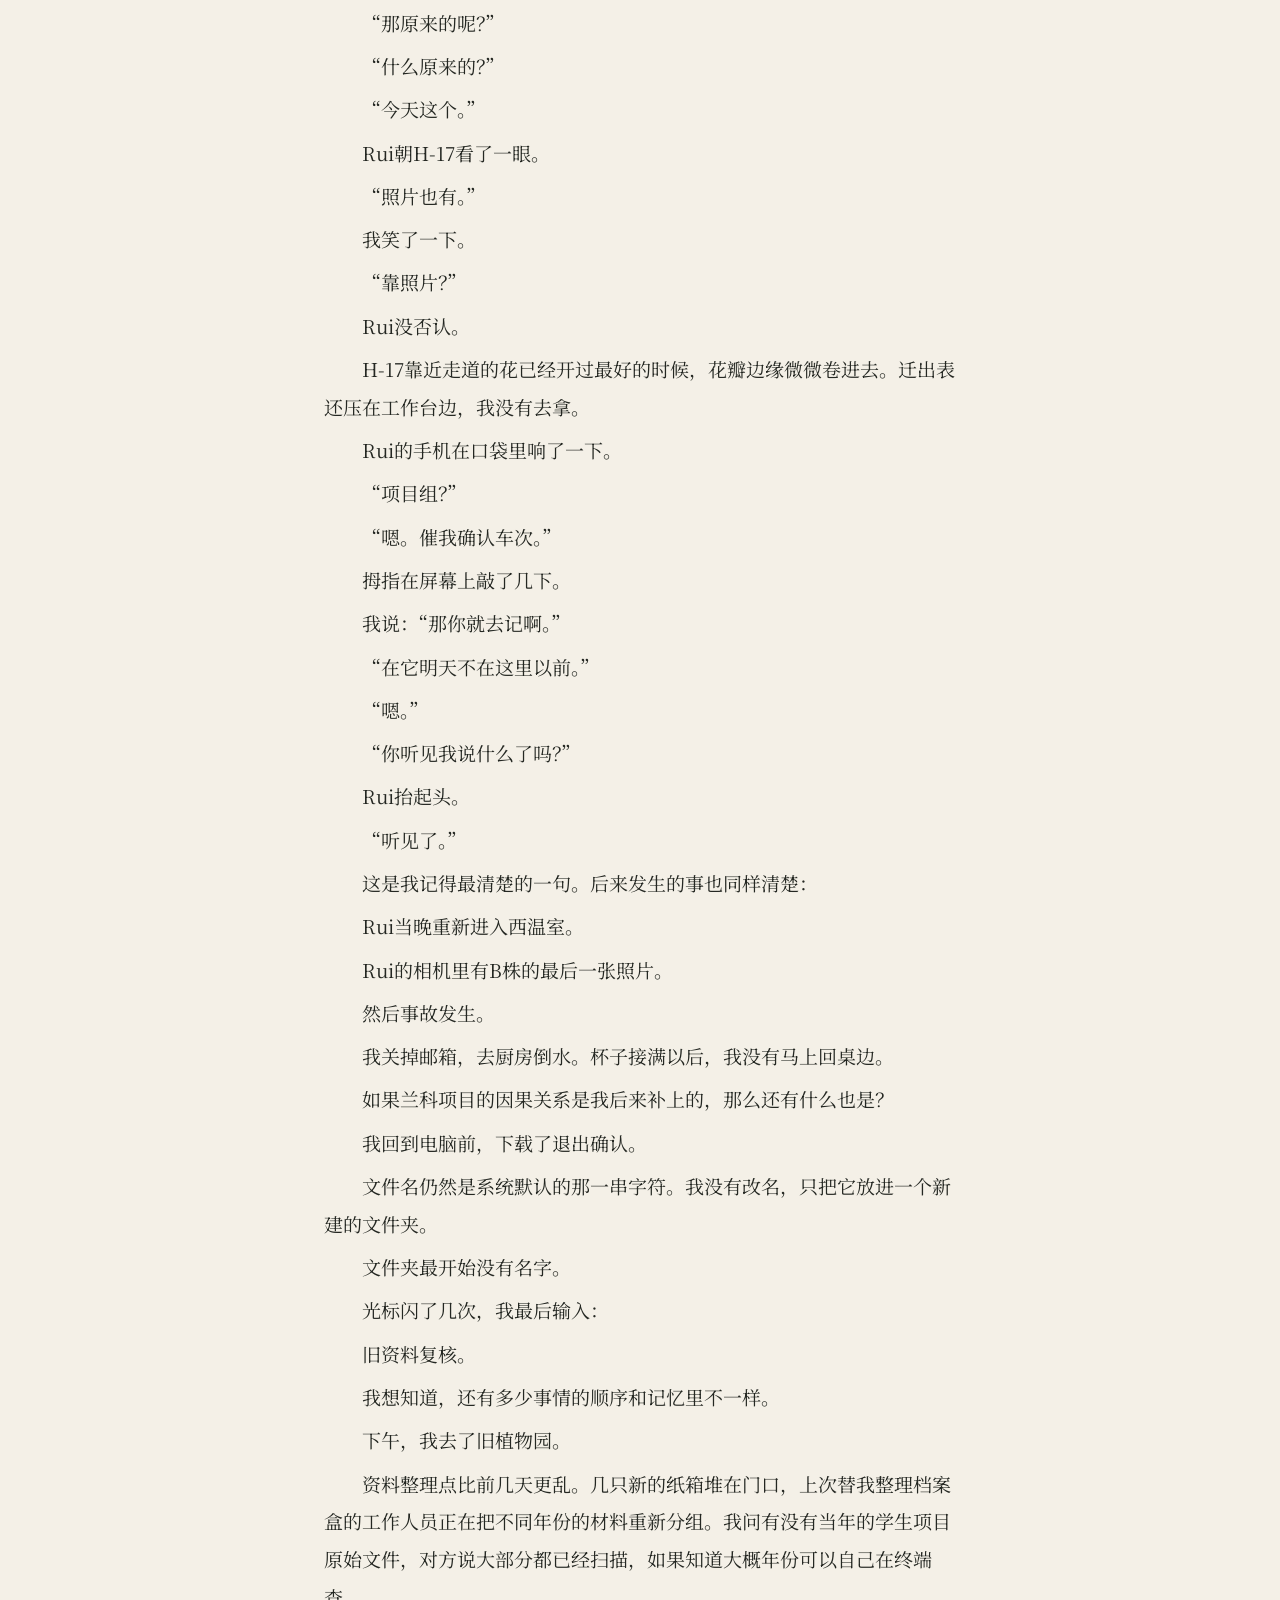
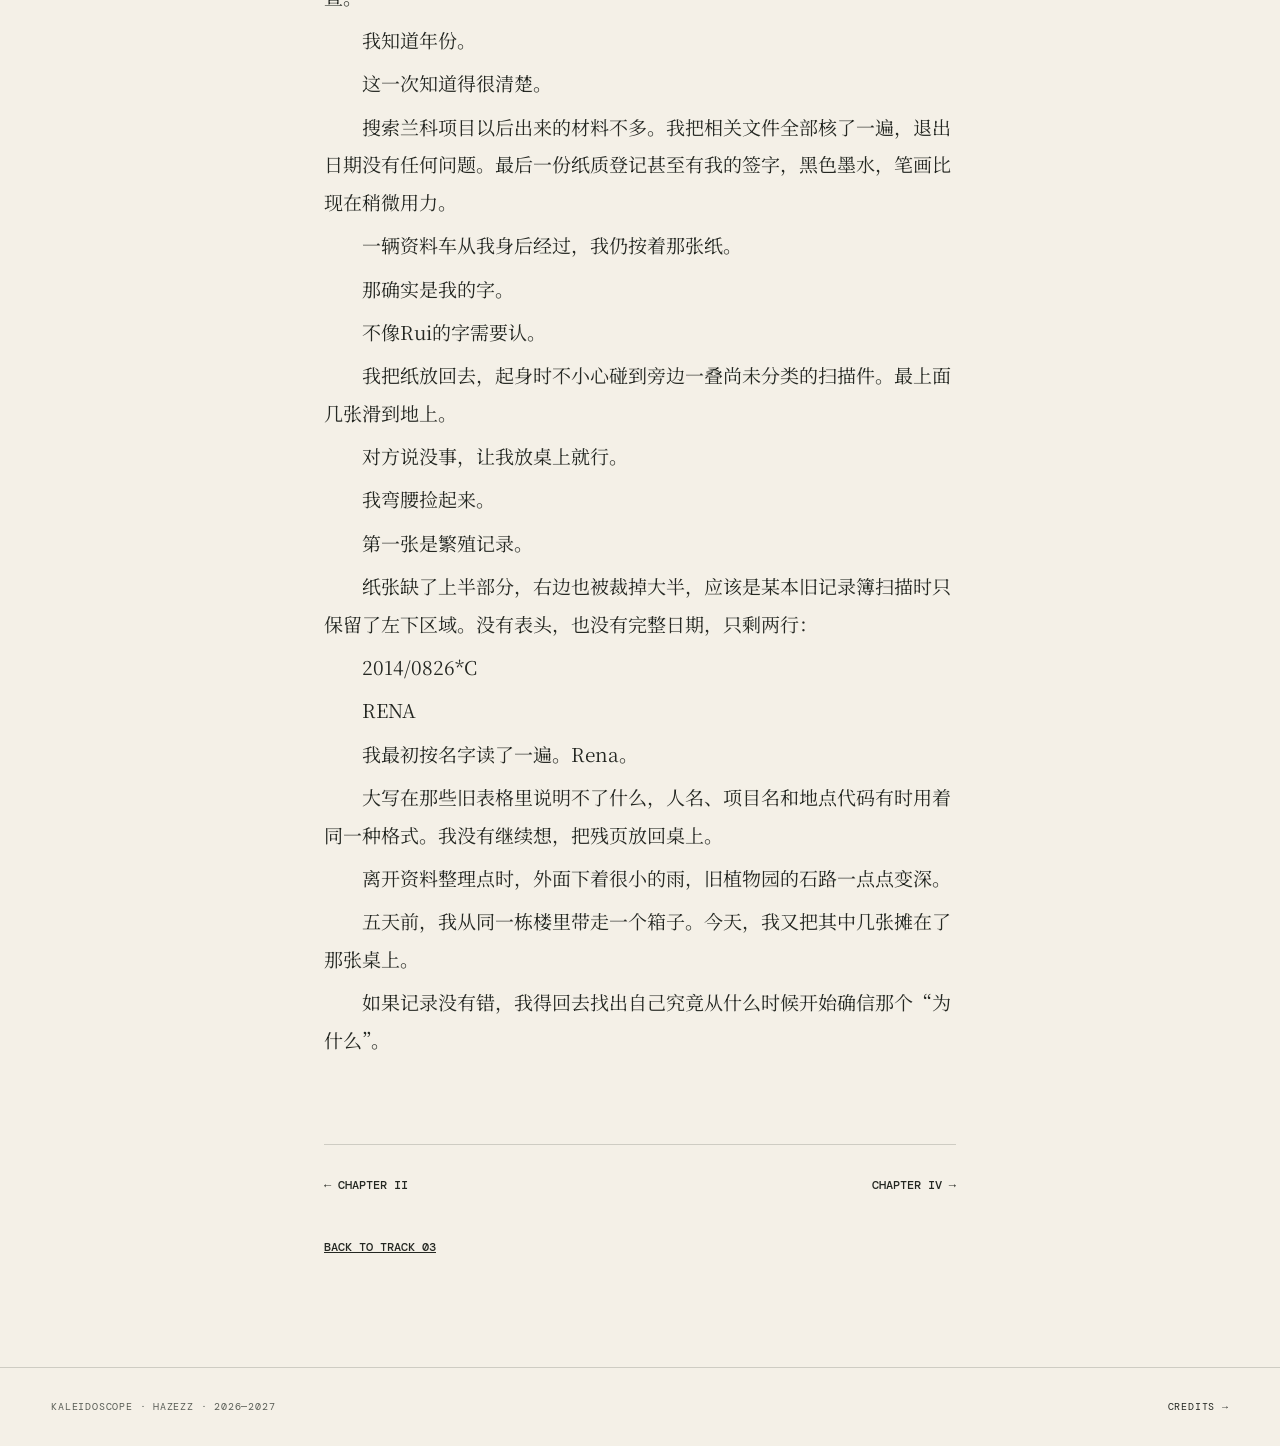
<file: novel/03-orchid.html>
<!doctype html>
<html lang="en">
<head>
  <meta charset="utf-8">
  <meta name="viewport" content="width=device-width, initial-scale=1">
  <meta name="description" content="Chapter III, 蘭 — from the Kaleidoscope companion novel.">
  <title>III. 蘭 — Kaleidoscope</title>
  <link rel="stylesheet" href="../css/main.css?v=20260909l">
  <link rel="stylesheet" href="../css/novel.css?v=20260909m">
  <script src="../js/i18n.js?v=20260909j" defer></script>
</head>
<body class="reader-page">
  <div class="reading-progress" aria-hidden="true"></div>
  <header class="site-header is-scrolled" data-header>
    <a class="brand" href="../index.html">KALEIDOSCOPE</a>
    <button class="menu-toggle" type="button" aria-expanded="false" aria-controls="site-nav" data-i18n="nav.menu">Menu</button>
    <nav class="site-nav" id="site-nav" aria-label="Primary navigation" data-i18n-aria-label="nav.label">
      <a href="../tracks.html" data-i18n="nav.tracks">Tracks</a>
      <a href="../novel.html" aria-current="page" data-i18n="nav.novel">Novel</a>
      <a href="../archive.html" data-i18n="nav.archive">Archive</a>
      <span class="language-switch" role="group" aria-label="Language"><button type="button" data-lang="zh" aria-pressed="false">中</button><span aria-hidden="true">/</span><button type="button" data-lang="en" aria-pressed="false">EN</button></span>
    </nav>
  </header>

  <main class="reader-shell">
    <p class="chapter-count">03 / 09</p>
    <header class="chapter-head">
      <div>
        <h1>蘭</h1>
        <p class="chapter-gloss" lang="en" data-lang-only="en" hidden>Orchid</p>
        <p class="chapter-state" data-chapter="III" data-track="03">Chapter III / Track 03</p>
      </div>
      <span class="progress-label" data-progress-label>0%</span>
    </header>
    <p class="reader-language-note" data-lang-only="en" data-i18n="novel.languageNote" hidden>Original language: Chinese. English translation forthcoming.</p>

    <article class="reader-content" lang="zh-Hans" data-content="../content/03-orchid.md?v=20261029f">
      <p class="placeholder-note" data-i18n="reader.loading">Loading chapter…</p>
    </article>

    <footer class="reader-footer">
      <nav class="reader-nav" aria-label="Chapter navigation">
        <a href="02-hydrangea.html">← Chapter II</a>
        <a href="04-autumn.html">Chapter IV →</a>
      </nav>
      <a class="back-track" href="../tracks.html#track-03">Back to track 03</a>
    </footer>
  </main>

  <script src="../js/main.js?v=20260909j"></script>
  <script src="../js/reader.js?v=20261031a"></script>
</body>
</html>
</file>
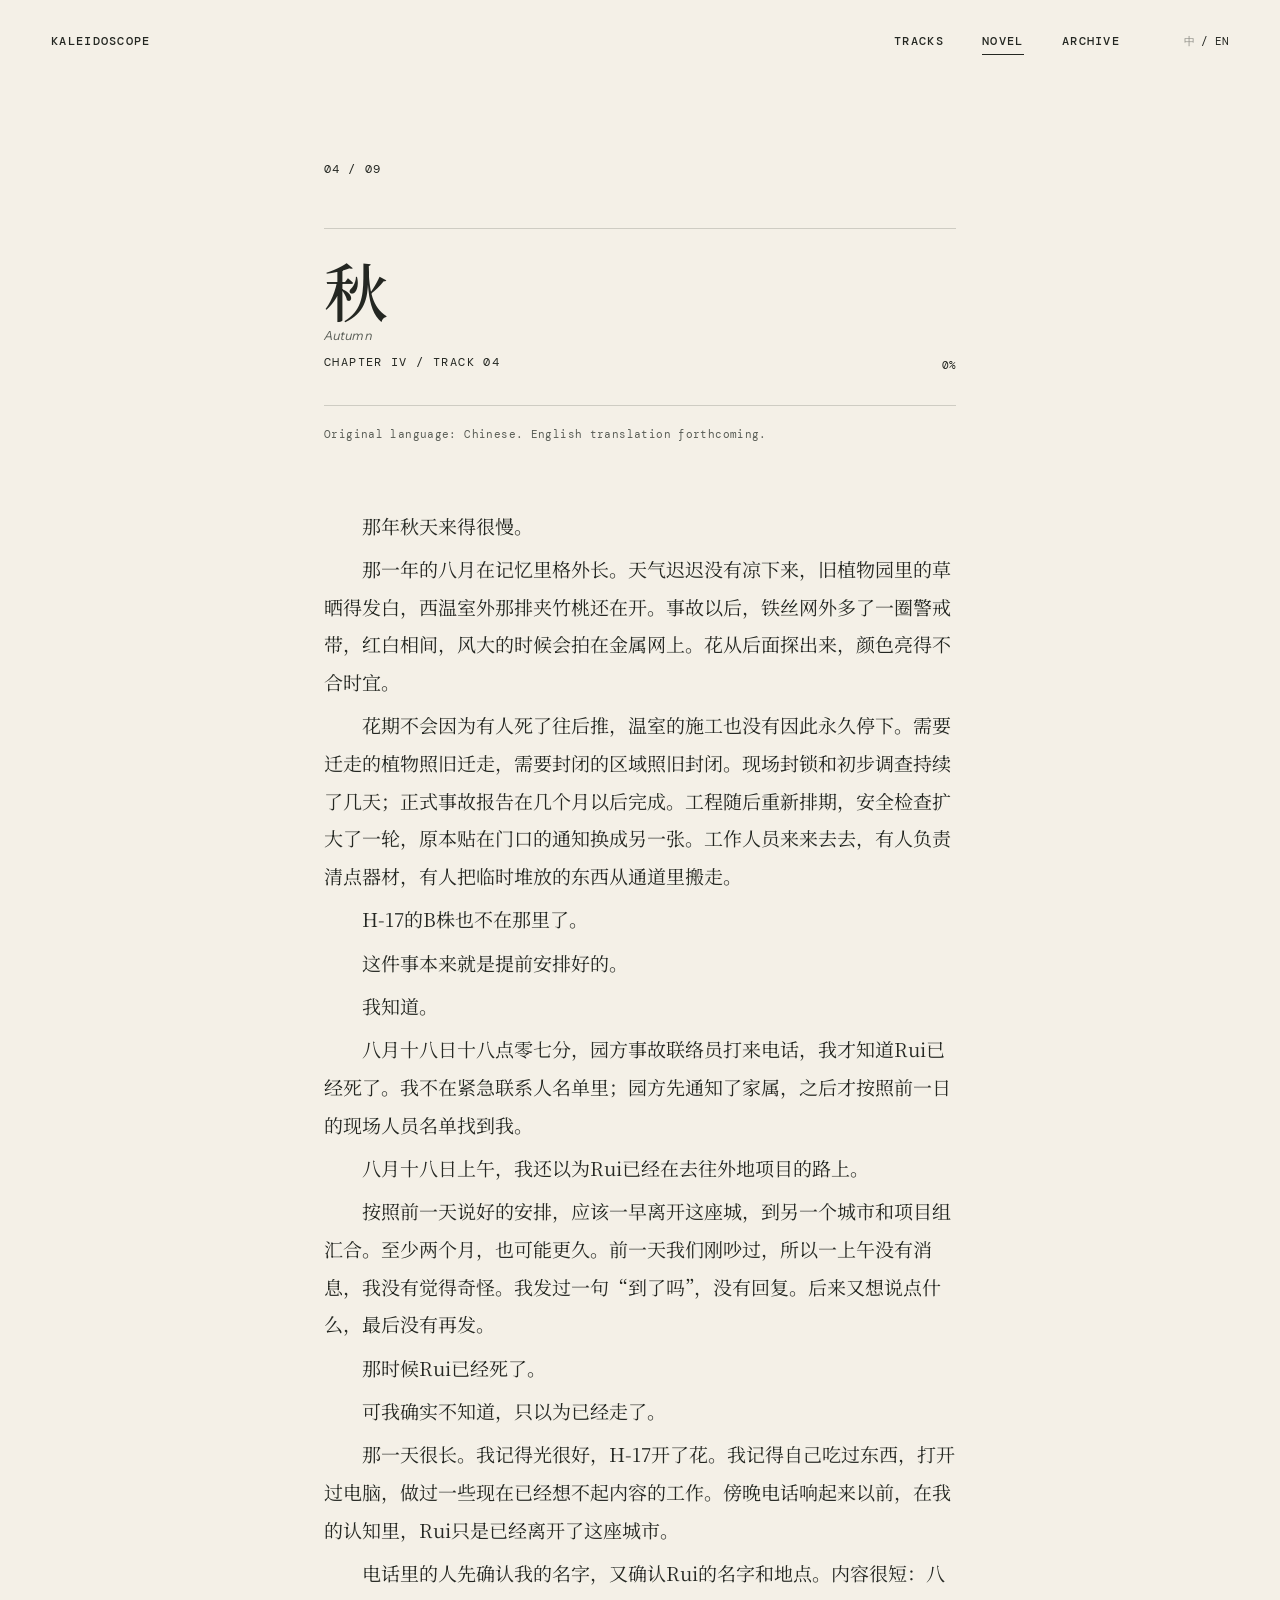
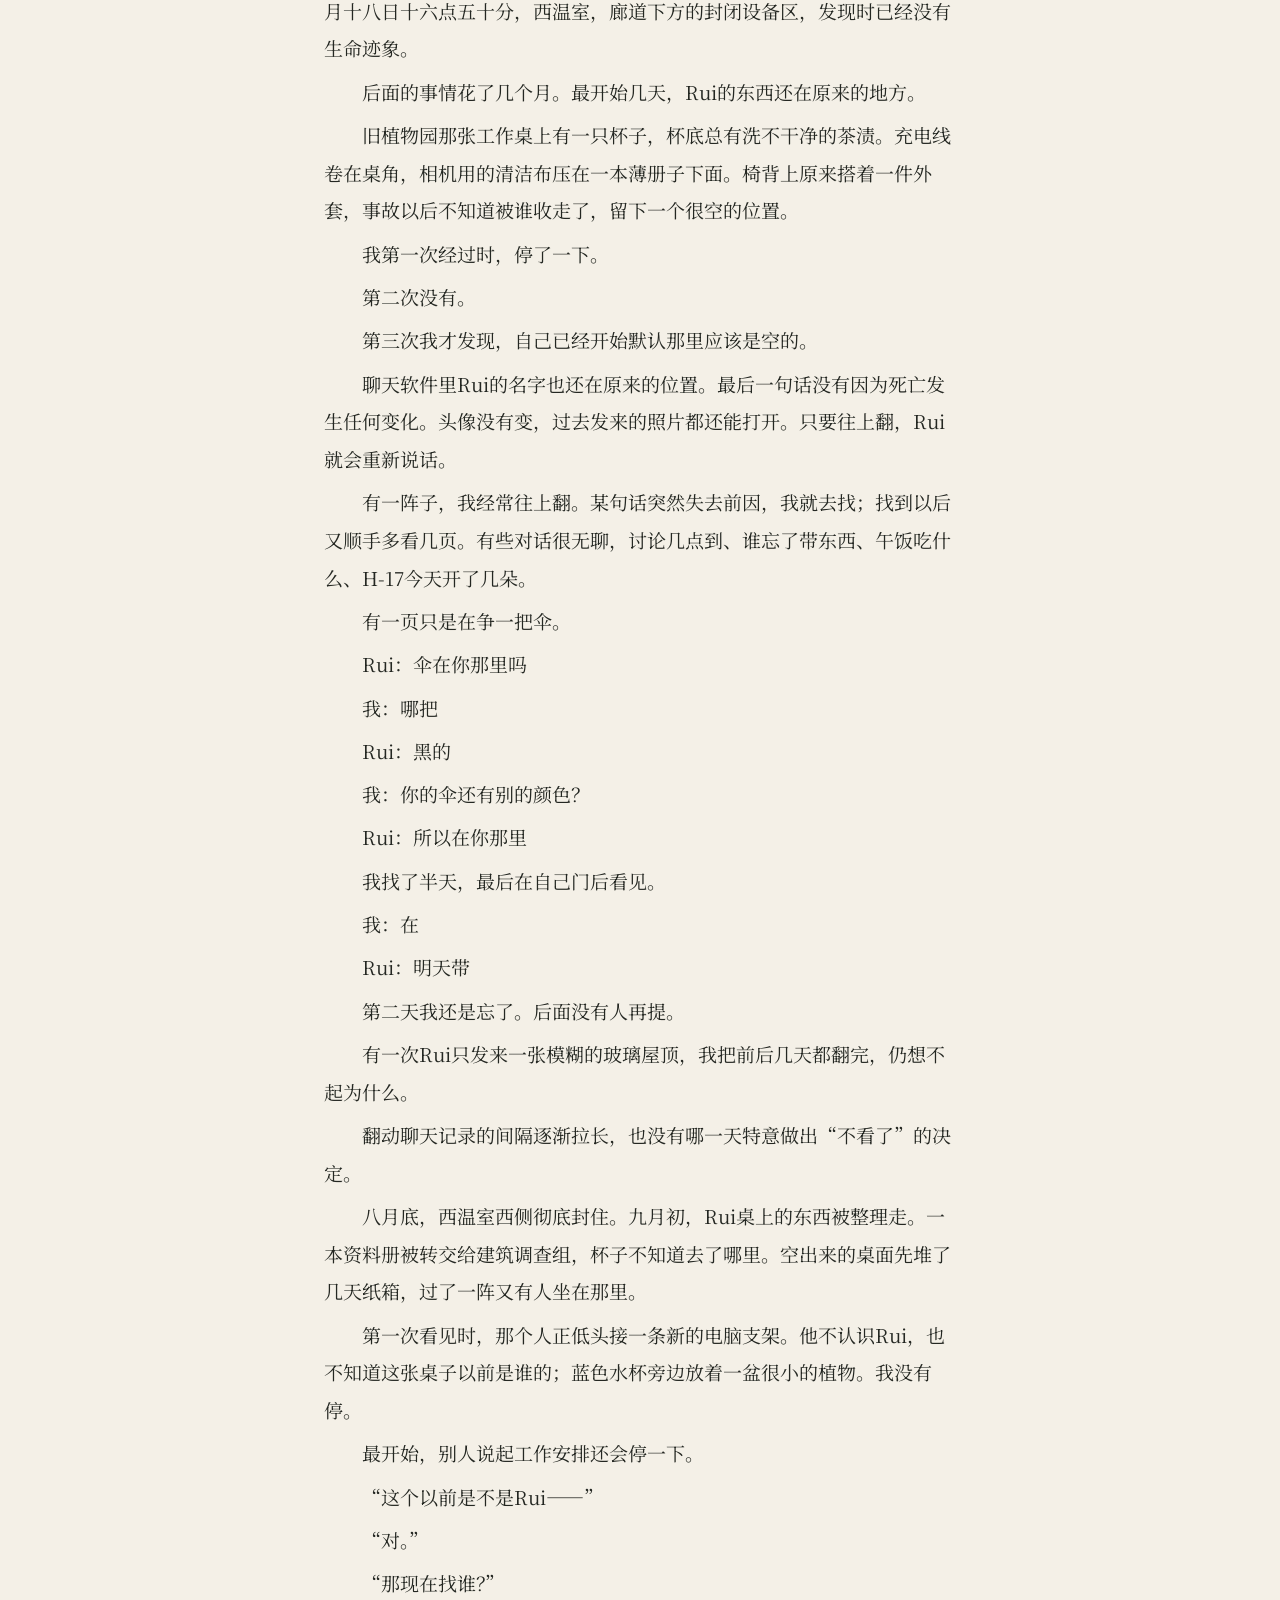
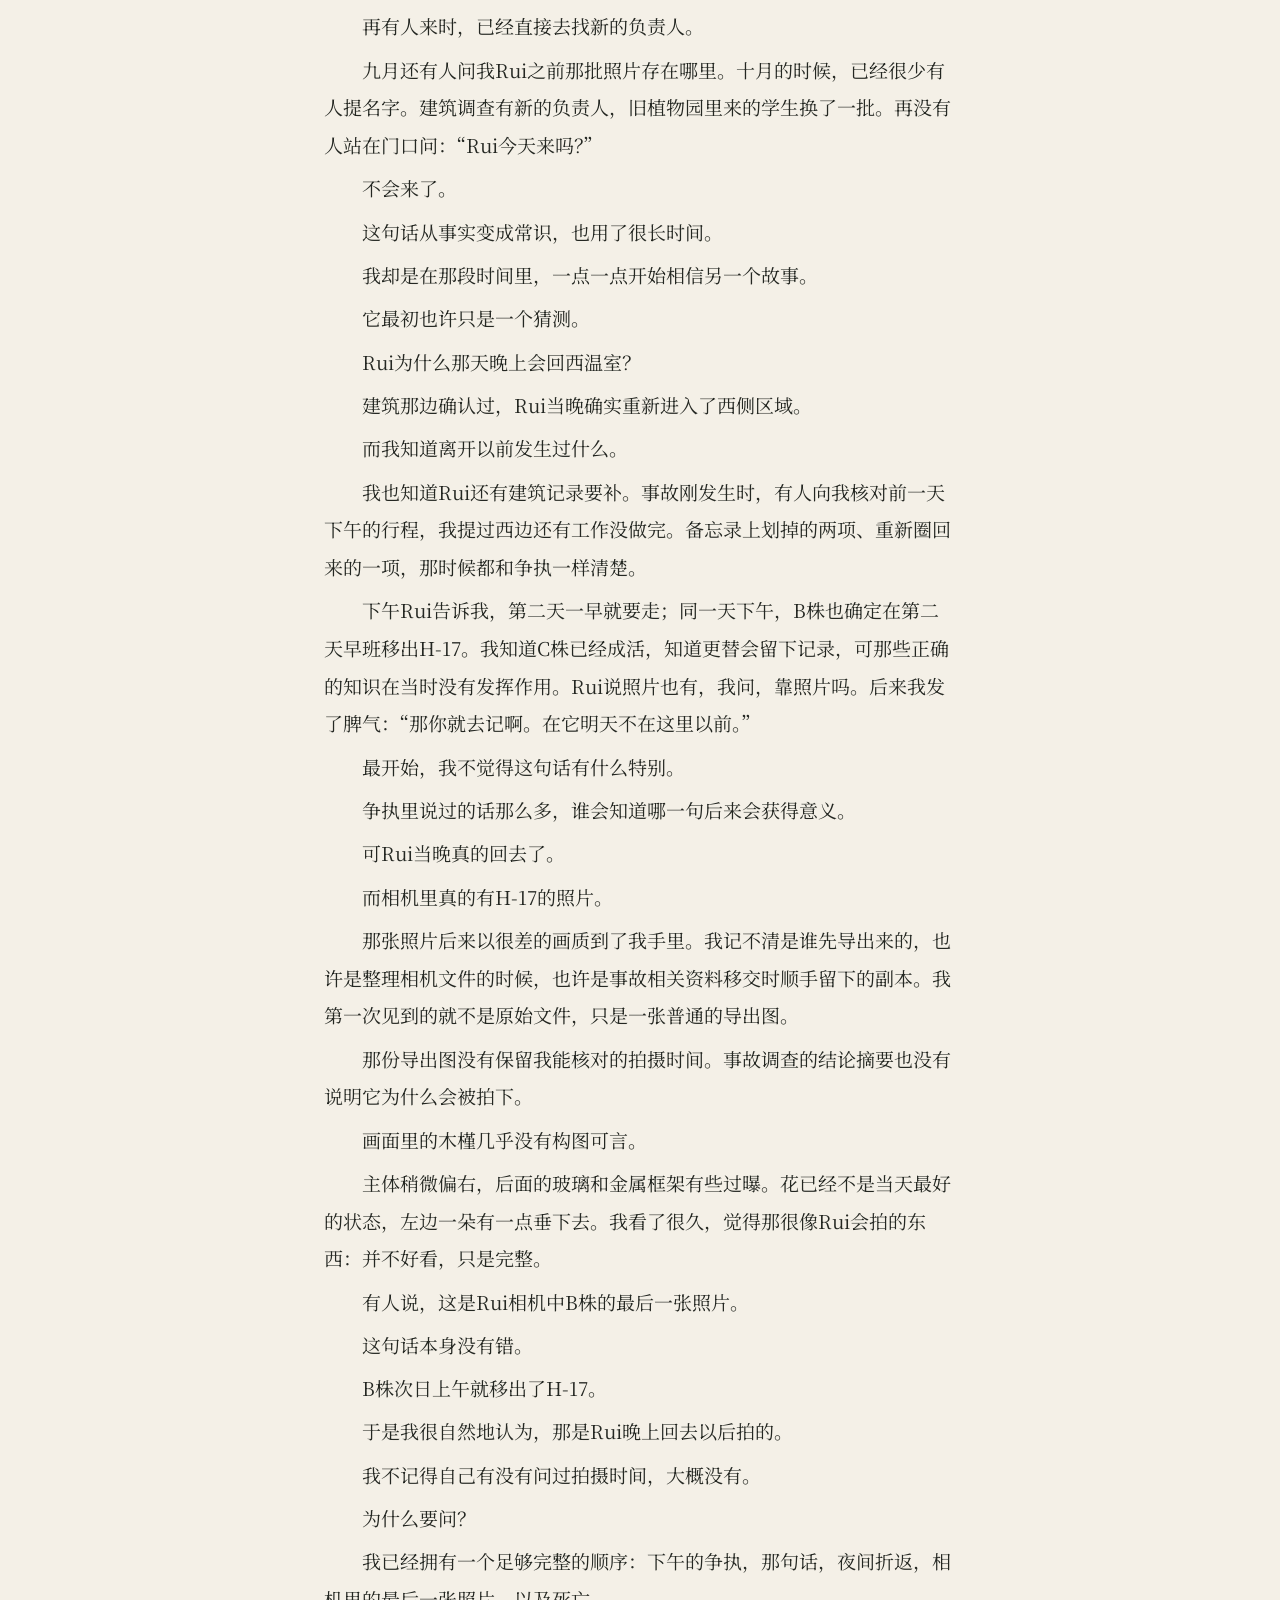
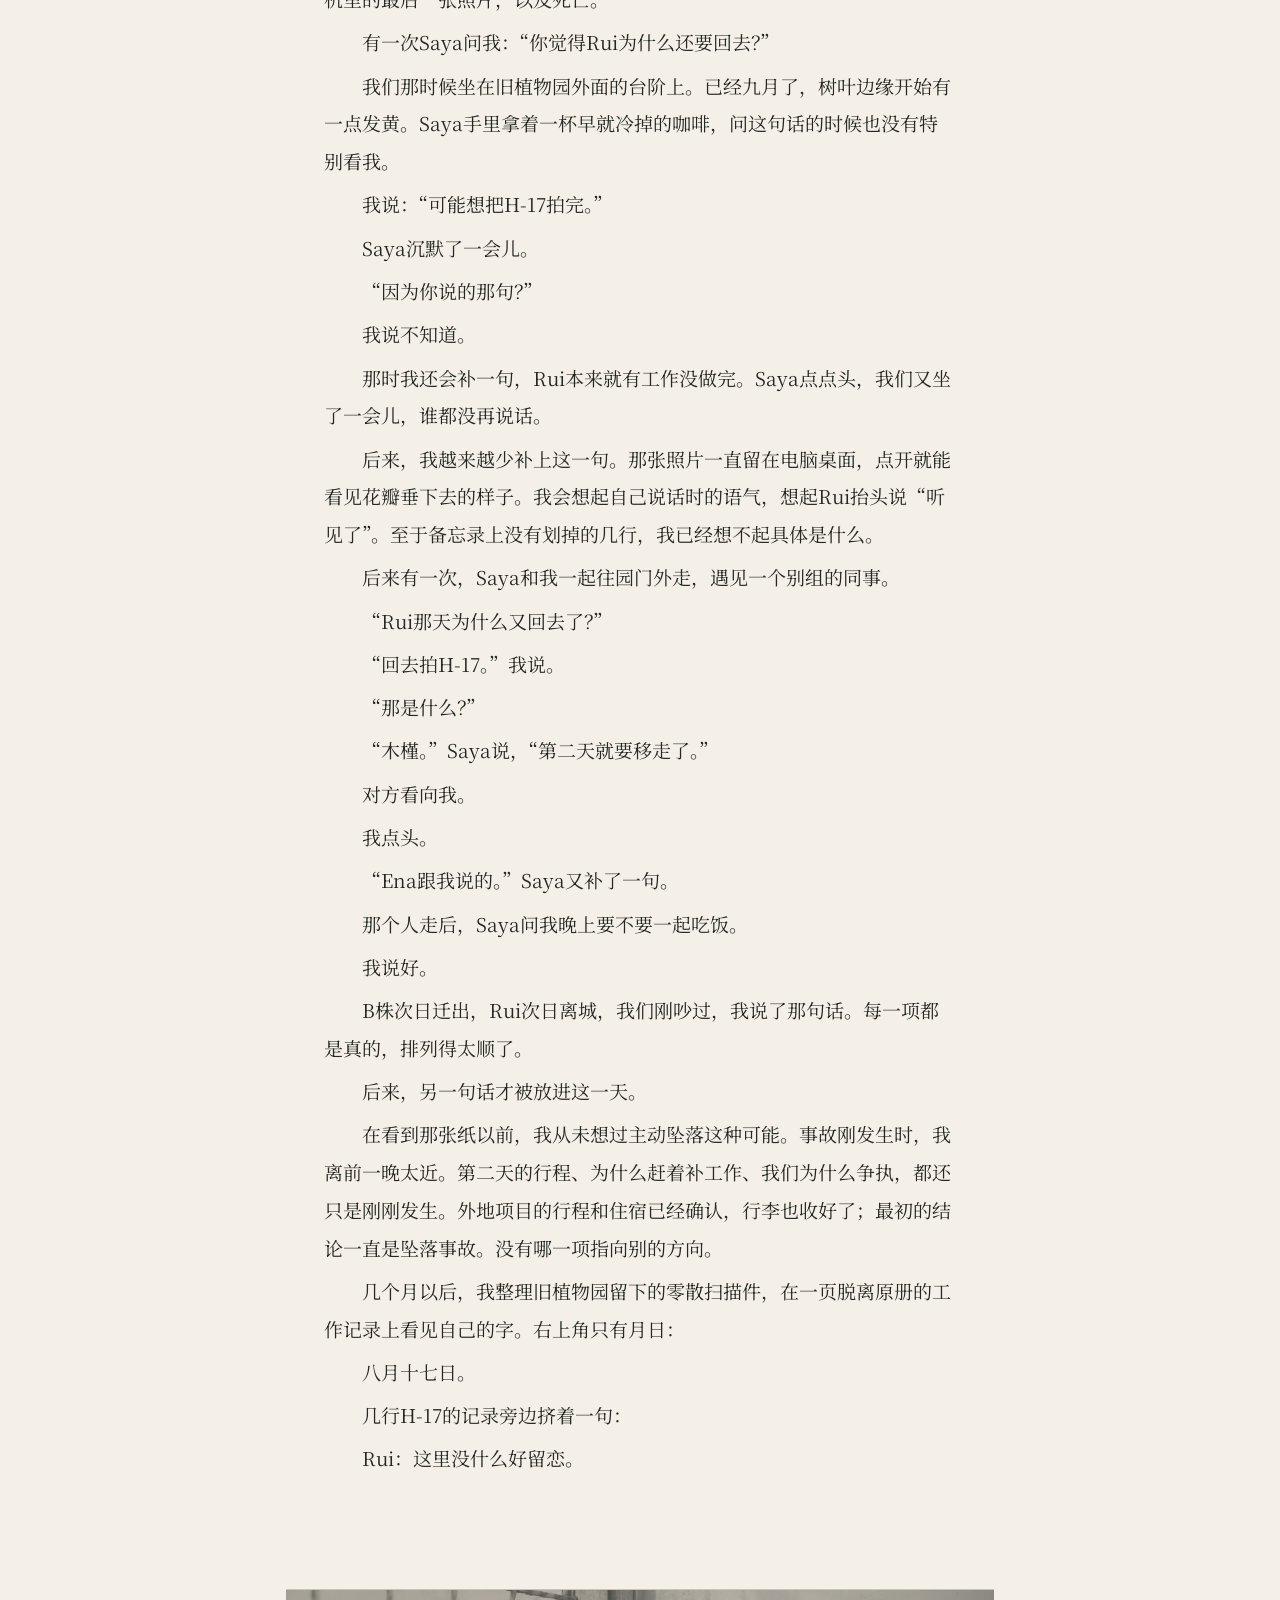
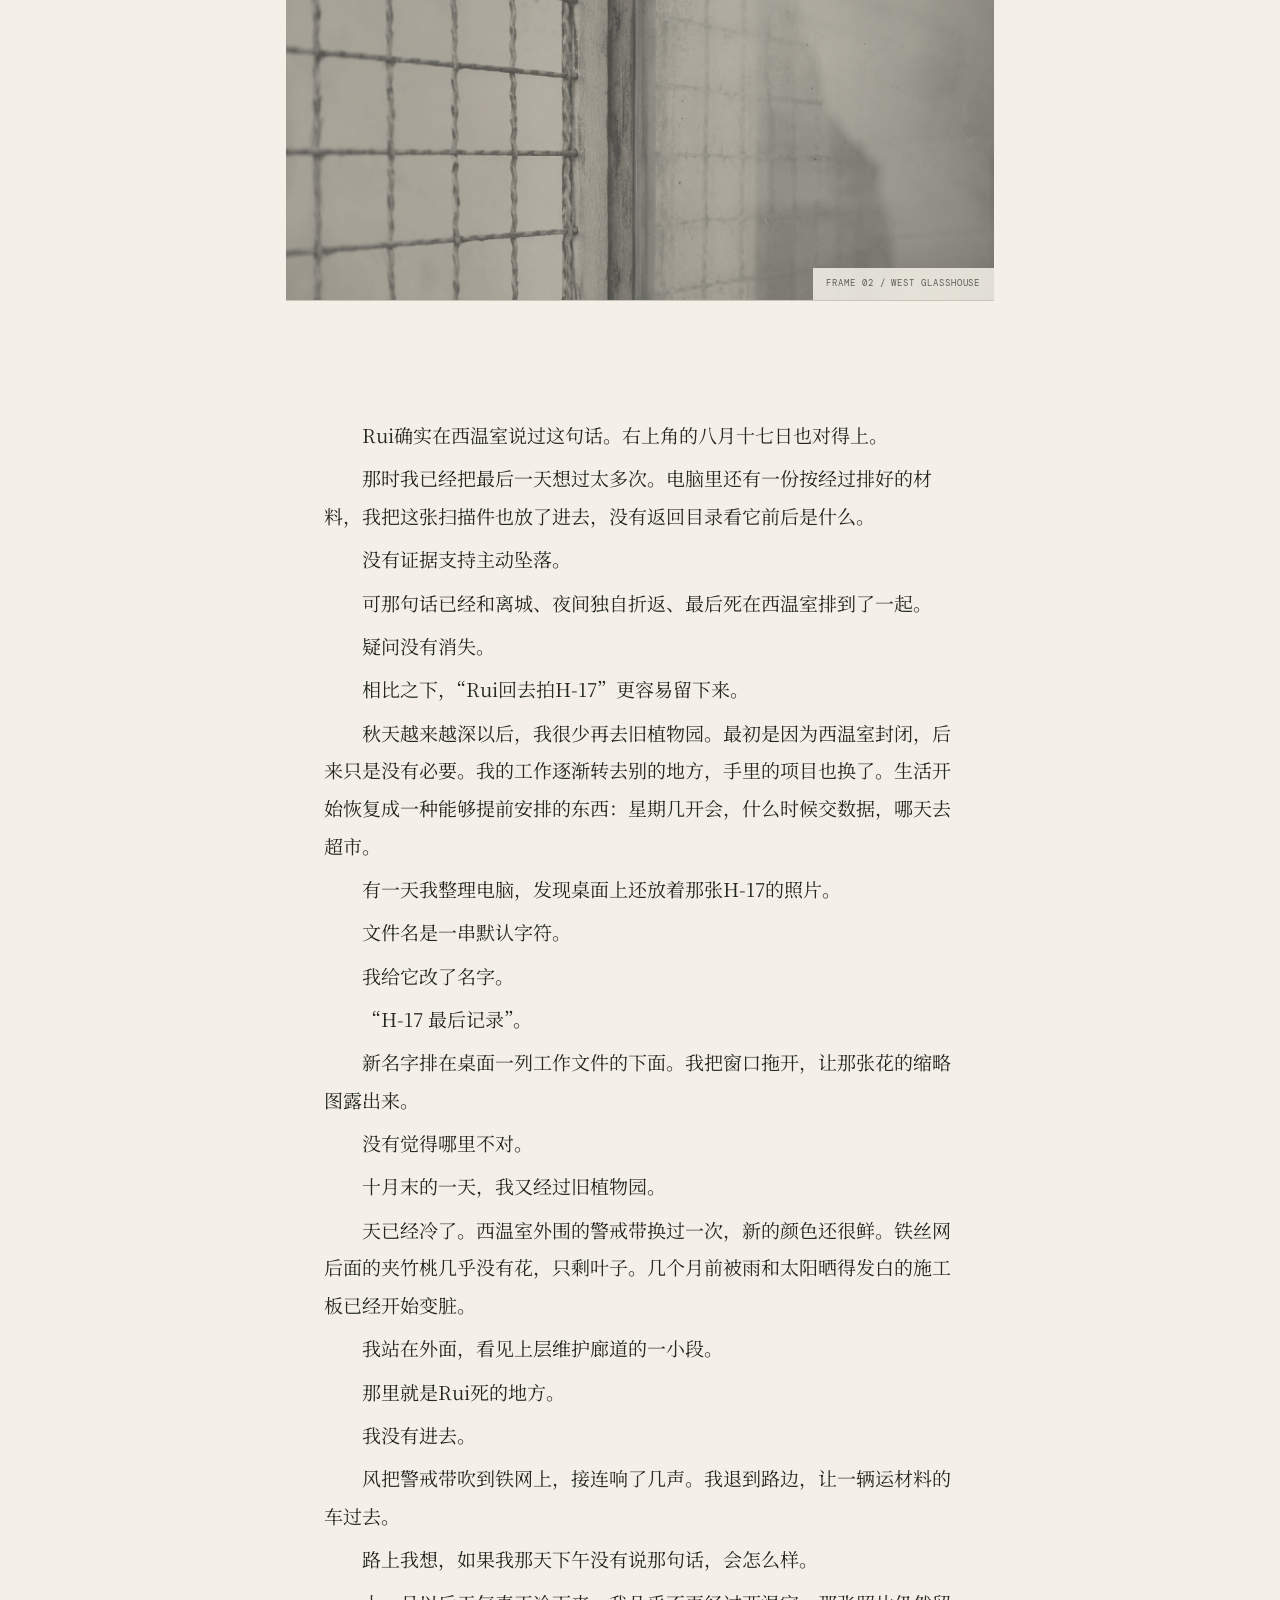
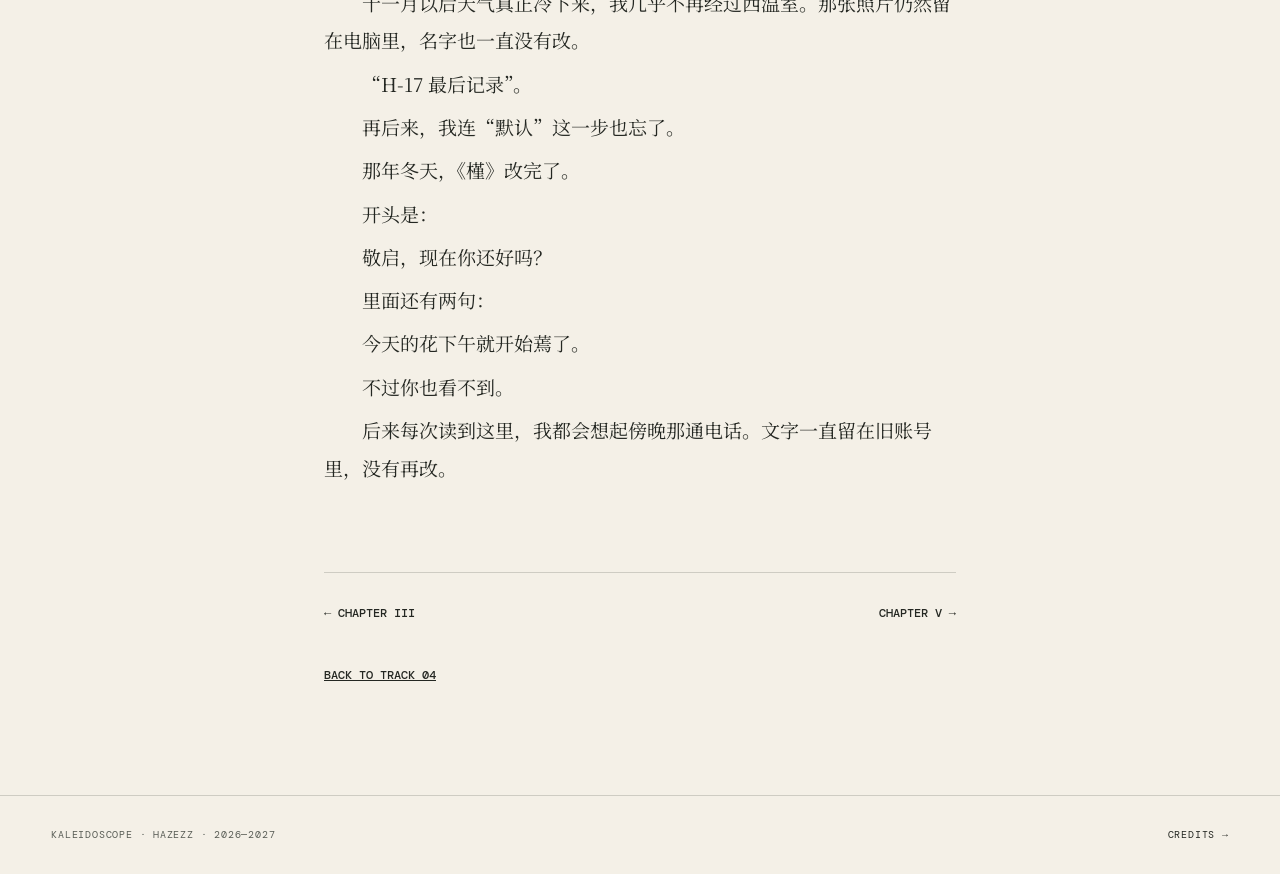
<file: novel/04-autumn.html>
<!doctype html>
<html lang="en">
<head>
  <meta charset="utf-8">
  <meta name="viewport" content="width=device-width, initial-scale=1">
  <meta name="description" content="Chapter IV, 秋 — from the Kaleidoscope companion novel.">
  <title>IV. 秋 — Kaleidoscope</title>
  <link rel="stylesheet" href="../css/main.css?v=20260909l">
  <link rel="stylesheet" href="../css/novel.css?v=20260909m">
  <script src="../js/i18n.js?v=20260909j" defer></script>
</head>
<body class="reader-page">
  <div class="reading-progress" aria-hidden="true"></div>
  <header class="site-header is-scrolled" data-header>
    <a class="brand" href="../index.html">KALEIDOSCOPE</a>
    <button class="menu-toggle" type="button" aria-expanded="false" aria-controls="site-nav" data-i18n="nav.menu">Menu</button>
    <nav class="site-nav" id="site-nav" aria-label="Primary navigation" data-i18n-aria-label="nav.label">
      <a href="../tracks.html" data-i18n="nav.tracks">Tracks</a>
      <a href="../novel.html" aria-current="page" data-i18n="nav.novel">Novel</a>
      <a href="../archive.html" data-i18n="nav.archive">Archive</a>
      <span class="language-switch" role="group" aria-label="Language"><button type="button" data-lang="zh" aria-pressed="false">中</button><span aria-hidden="true">/</span><button type="button" data-lang="en" aria-pressed="false">EN</button></span>
    </nav>
  </header>

  <main class="reader-shell">
    <p class="chapter-count">04 / 09</p>
    <header class="chapter-head">
      <div>
        <h1>秋</h1>
        <p class="chapter-gloss" lang="en" data-lang-only="en" hidden>Autumn</p>
        <p class="chapter-state" data-chapter="IV" data-track="04">Chapter IV / Track 04</p>
      </div>
      <span class="progress-label" data-progress-label>0%</span>
    </header>
    <p class="reader-language-note" data-lang-only="en" data-i18n="novel.languageNote" hidden>Original language: Chinese. English translation forthcoming.</p>

    <article class="reader-content" lang="zh-Hans" data-content="../content/04-autumn.md?v=20261031a">
      <p class="placeholder-note" data-i18n="reader.loading">Loading chapter…</p>
    </article>

    <footer class="reader-footer">
      <nav class="reader-nav" aria-label="Chapter navigation">
        <a href="03-orchid.html">← Chapter III</a>
        <a href="05-phase-shift.html">Chapter V →</a>
      </nav>
      <a class="back-track" href="../tracks.html#track-04">Back to track 04</a>
    </footer>
  </main>

  <script src="../js/main.js?v=20260909j"></script>
  <script src="../js/reader.js?v=20261031a"></script>
</body>
</html>
</file>
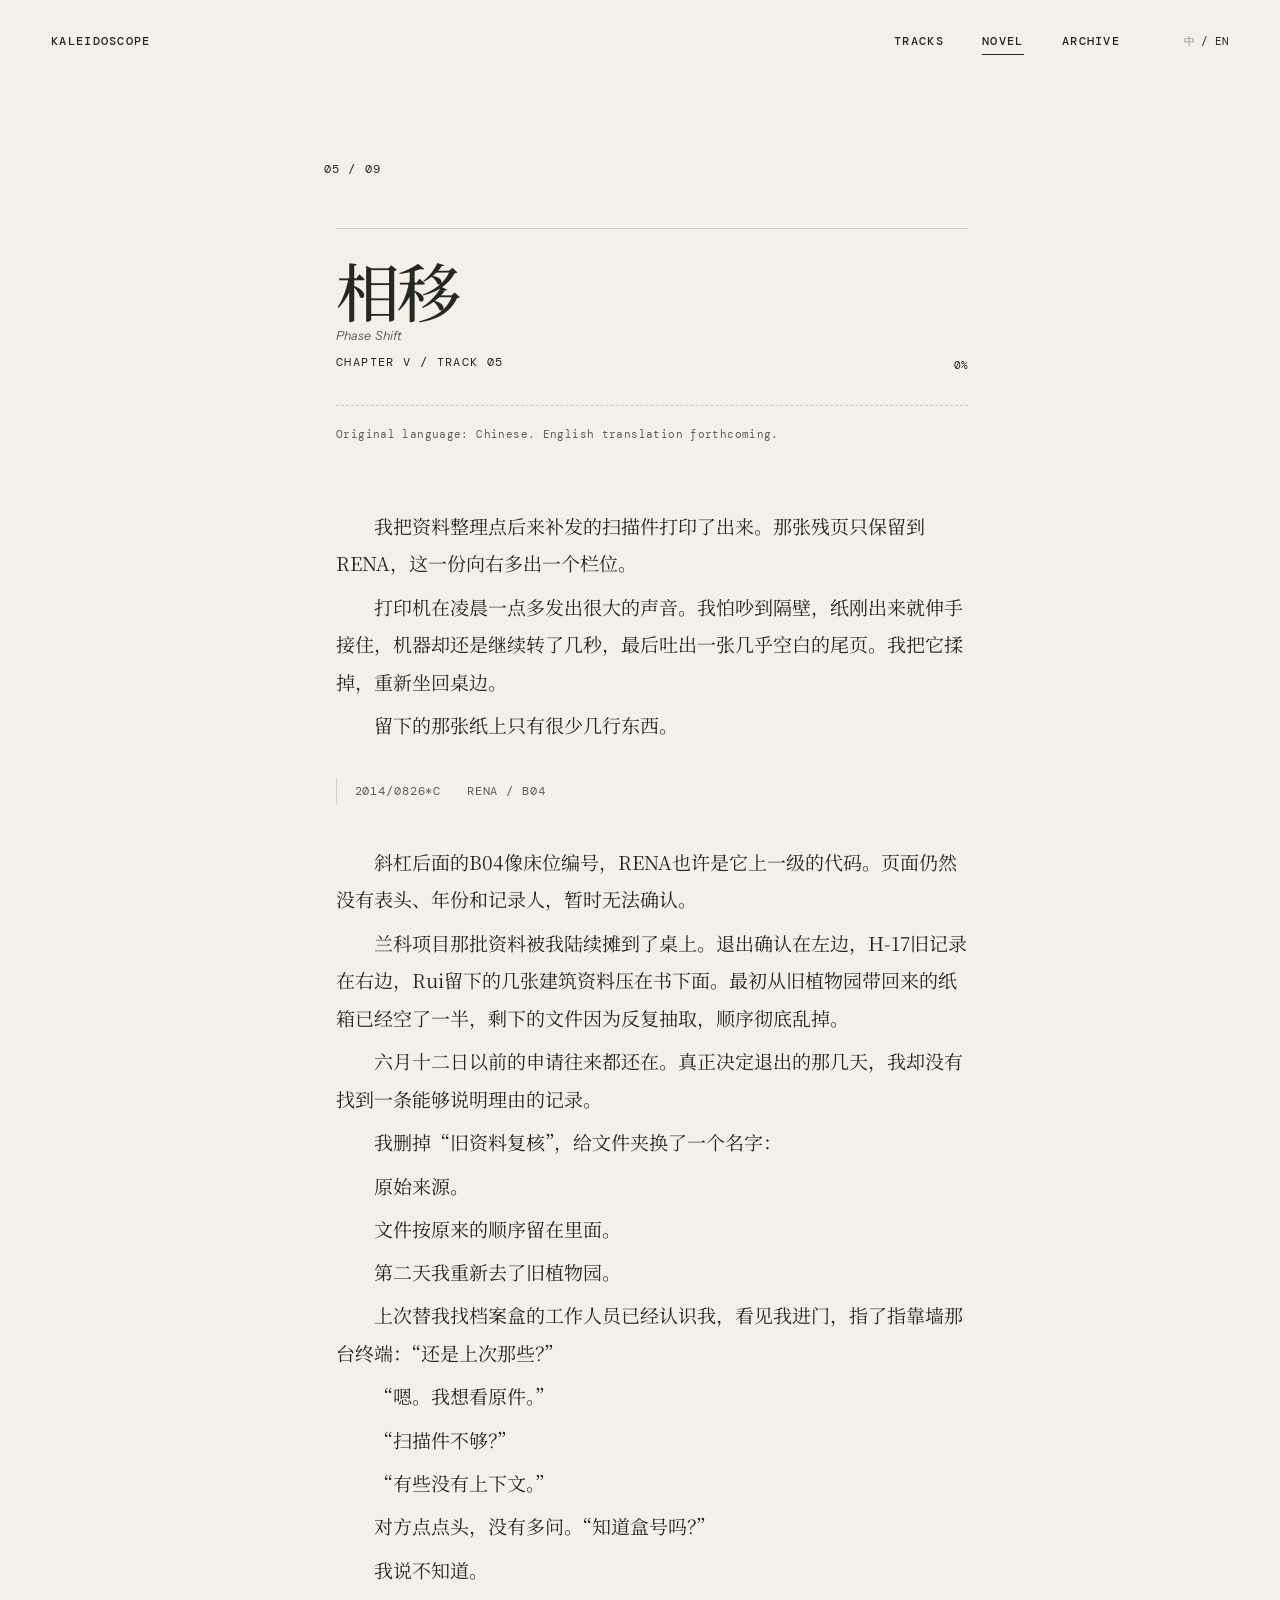
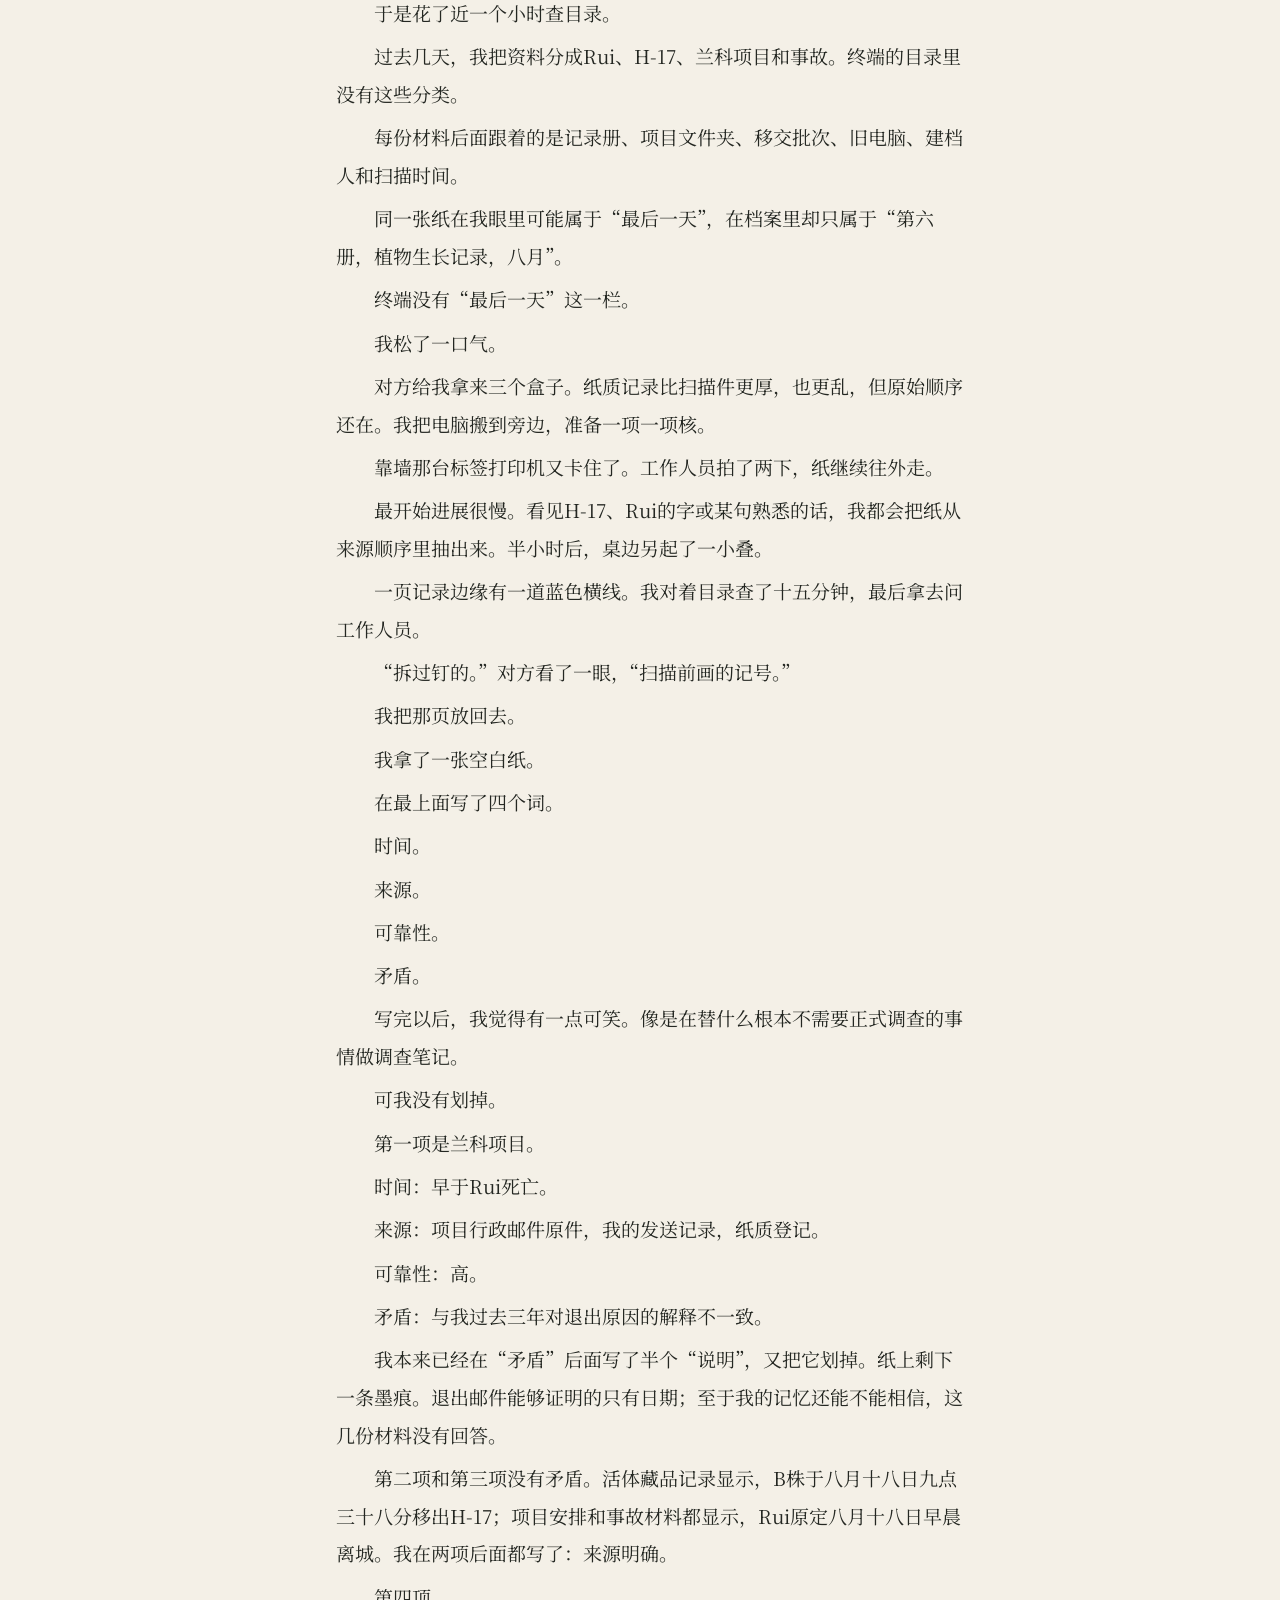
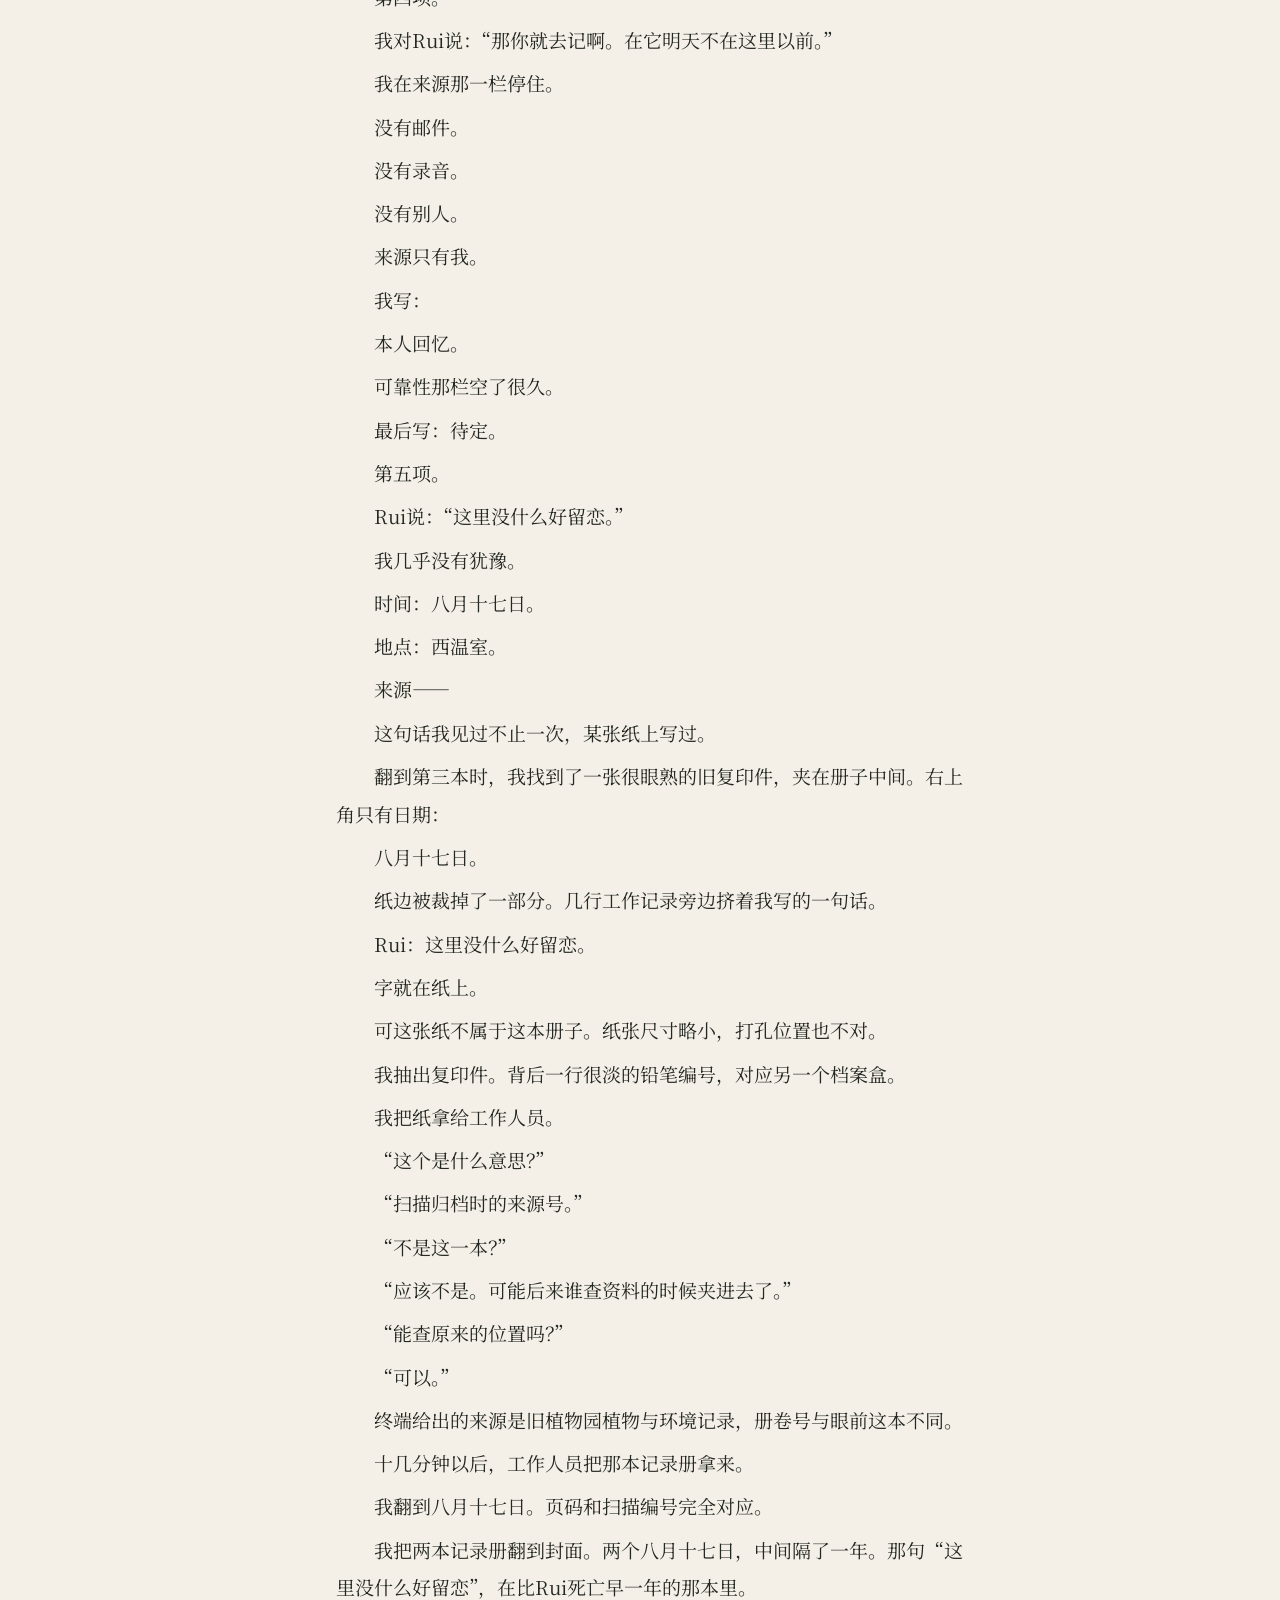
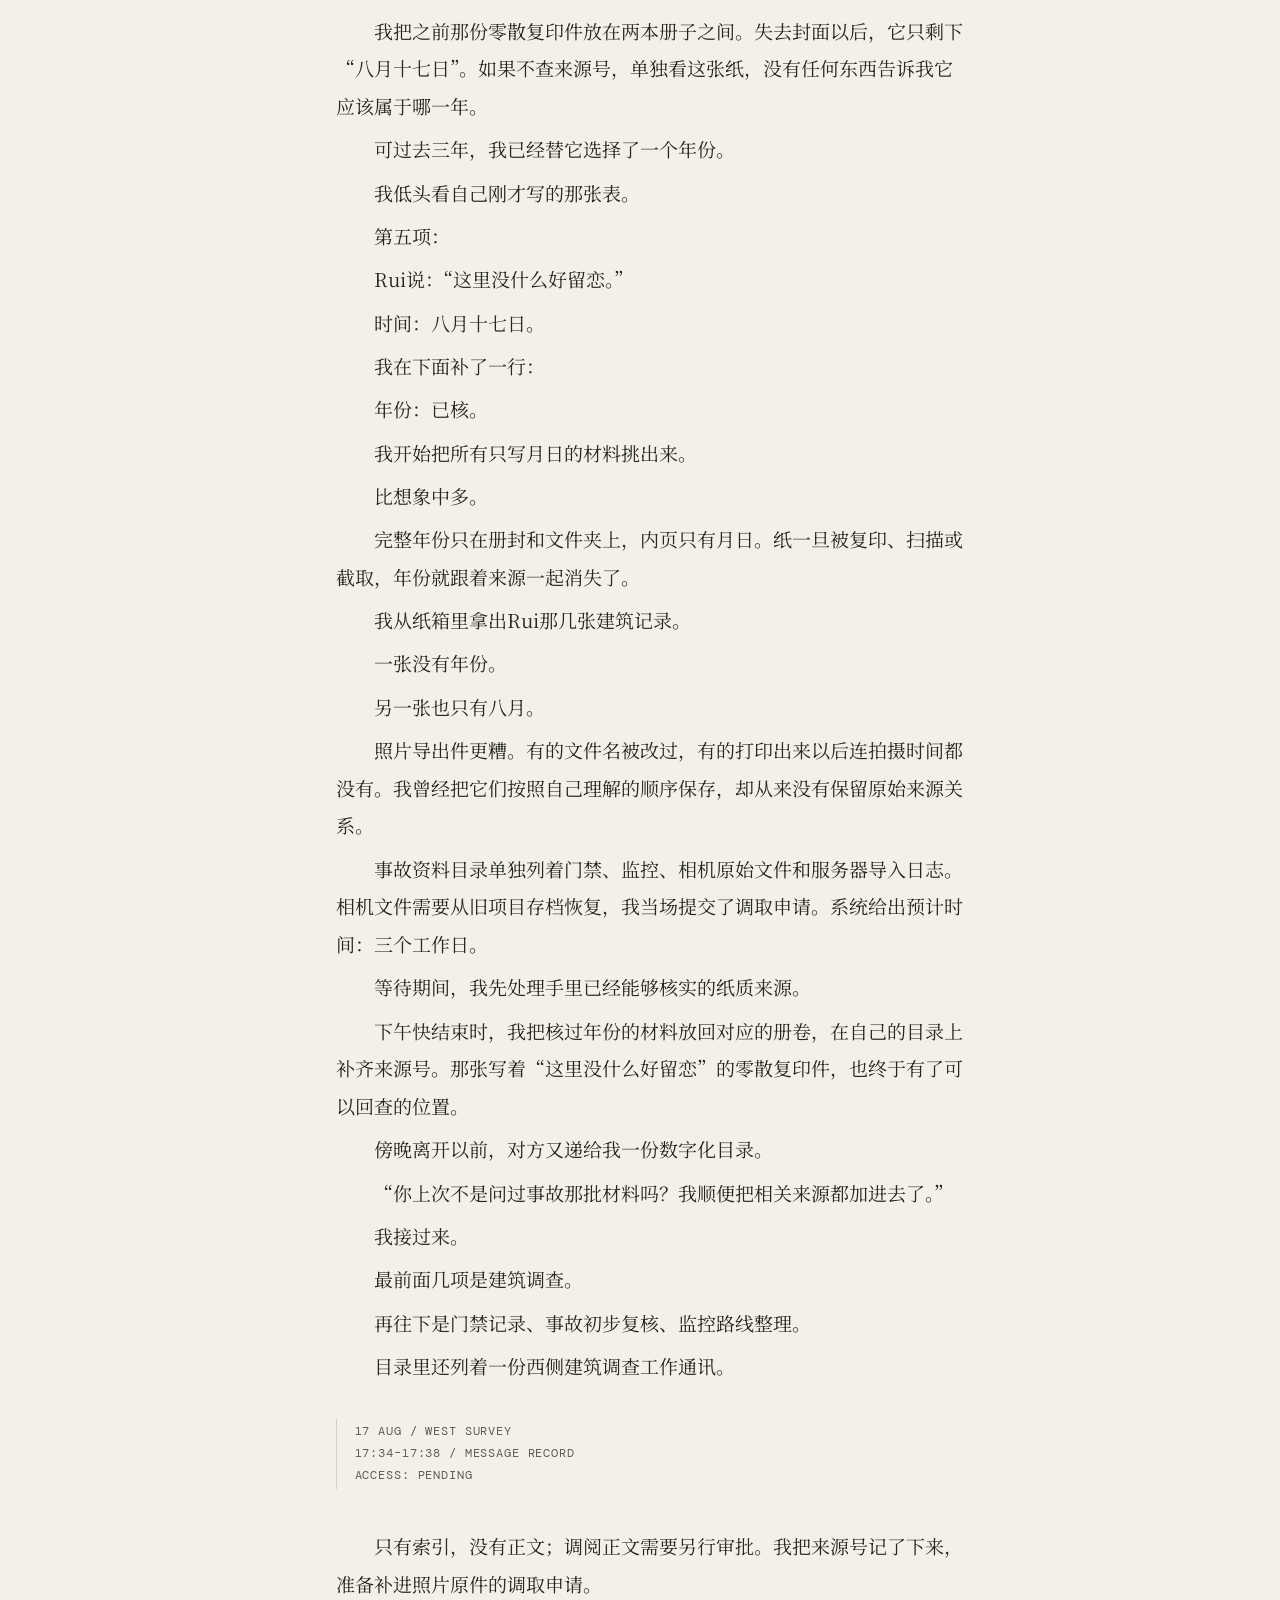
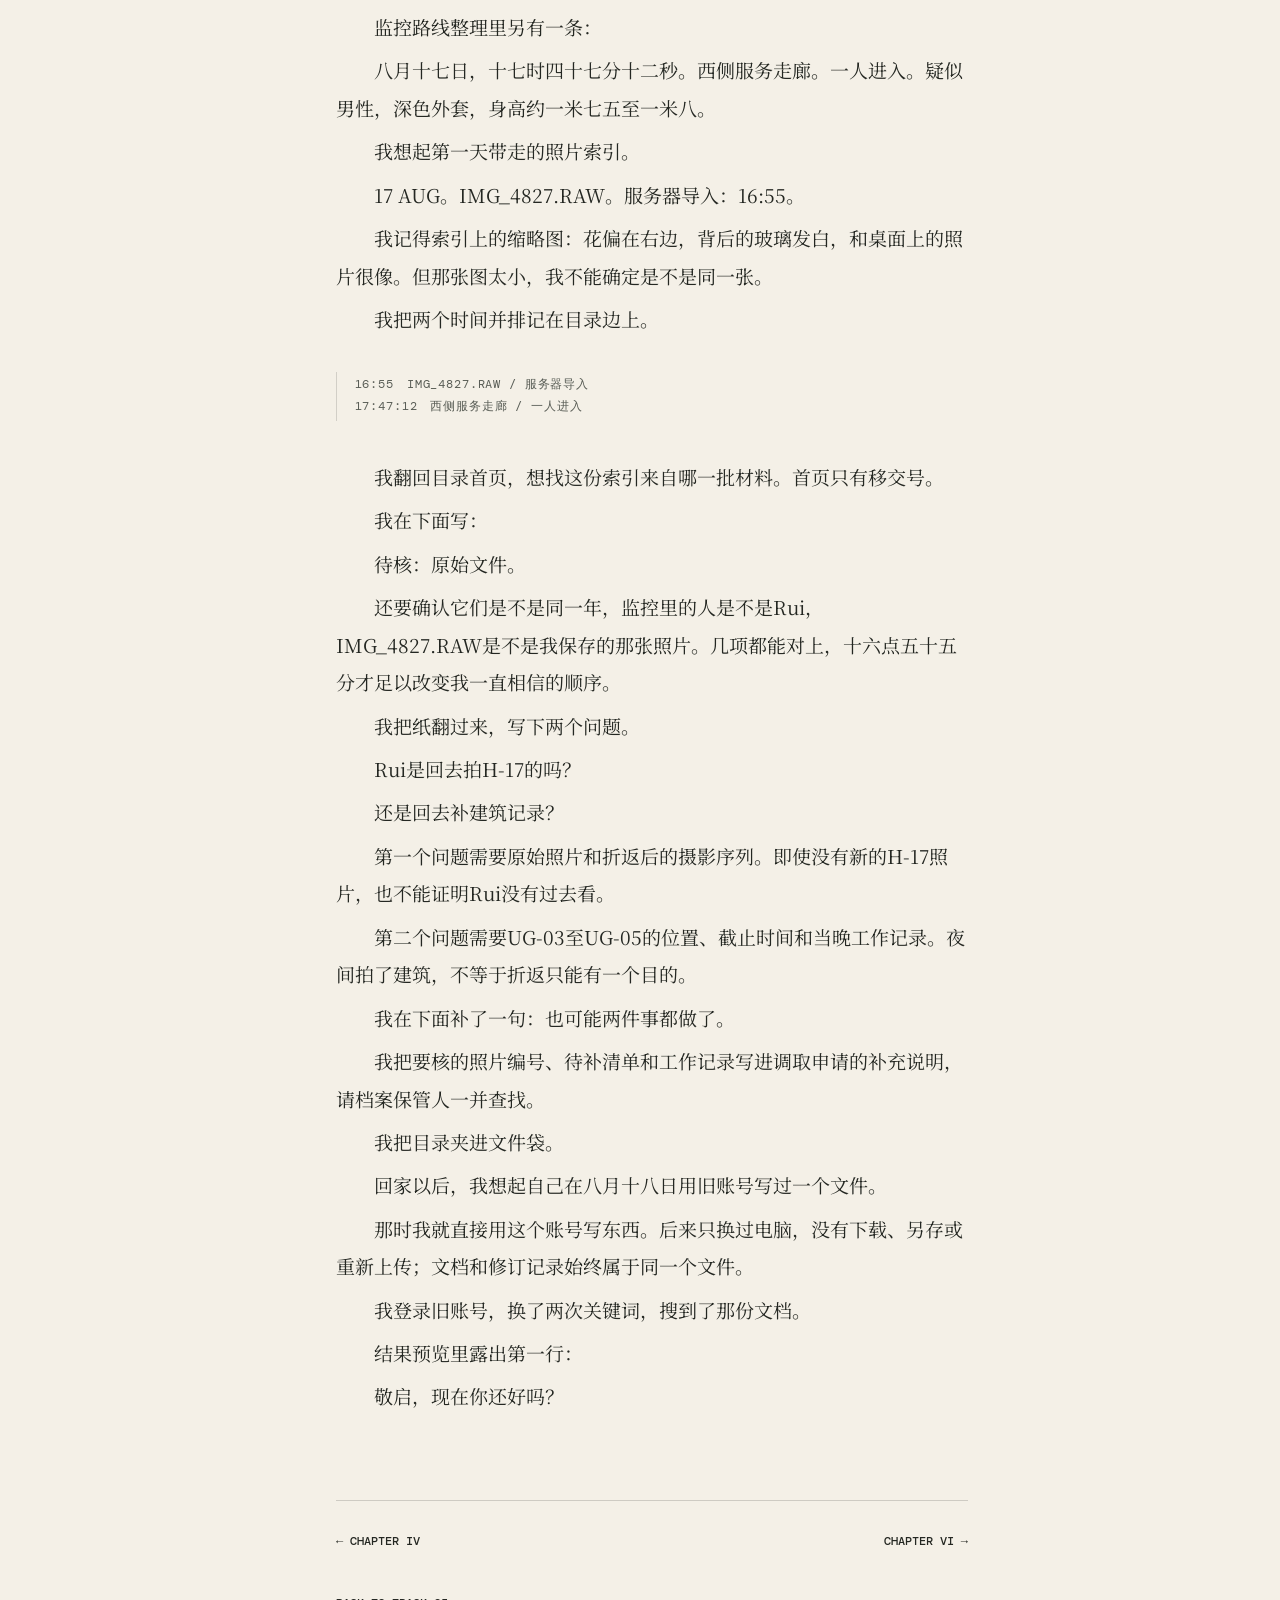
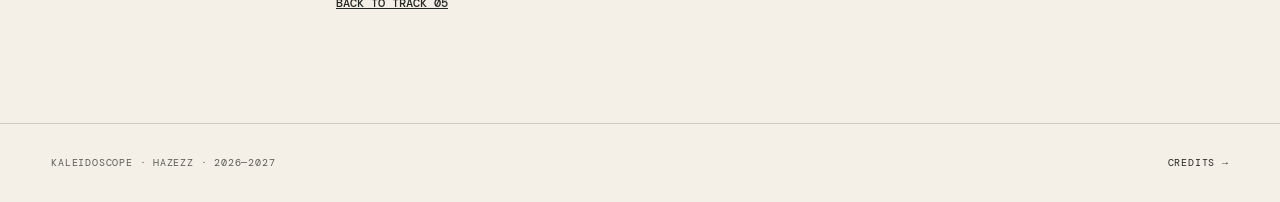
<file: novel/05-phase-shift.html>
<!doctype html>
<html lang="en">
<head>
  <meta charset="utf-8">
  <meta name="viewport" content="width=device-width, initial-scale=1">
  <meta name="description" content="Chapter V, 相移 — from the Kaleidoscope companion novel.">
  <title>V. 相移 — Kaleidoscope</title>
  <link rel="stylesheet" href="../css/main.css?v=20260909l">
  <link rel="stylesheet" href="../css/novel.css?v=20260909m">
  <script src="../js/i18n.js?v=20260909j" defer></script>
</head>
<body class="reader-page phase-shift">
  <div class="reading-progress" aria-hidden="true"></div>
  <header class="site-header is-scrolled" data-header>
    <a class="brand" href="../index.html">KALEIDOSCOPE</a>
    <button class="menu-toggle" type="button" aria-expanded="false" aria-controls="site-nav" data-i18n="nav.menu">Menu</button>
    <nav class="site-nav" id="site-nav" aria-label="Primary navigation" data-i18n-aria-label="nav.label">
      <a href="../tracks.html" data-i18n="nav.tracks">Tracks</a>
      <a href="../novel.html" aria-current="page" data-i18n="nav.novel">Novel</a>
      <a href="../archive.html" data-i18n="nav.archive">Archive</a>
      <span class="language-switch" role="group" aria-label="Language"><button type="button" data-lang="zh" aria-pressed="false">中</button><span aria-hidden="true">/</span><button type="button" data-lang="en" aria-pressed="false">EN</button></span>
    </nav>
  </header>

  <main class="reader-shell">
    <p class="chapter-count">05 / 09</p>
    <header class="chapter-head">
      <div>
        <h1>相移</h1>
        <p class="chapter-gloss" lang="en" data-lang-only="en" hidden>Phase Shift</p>
        <p class="chapter-state" data-chapter="V" data-track="05">Chapter V / Track 05</p>
      </div>
      <span class="progress-label" data-progress-label>0%</span>
    </header>
    <p class="reader-language-note" data-lang-only="en" data-i18n="novel.languageNote" hidden>Original language: Chinese. English translation forthcoming.</p>

    <article class="reader-content" lang="zh-Hans" data-content="../content/05-phase-shift.md?v=20261029f">
      <p class="placeholder-note" data-i18n="reader.loading">Loading chapter…</p>
    </article>

    <footer class="reader-footer">
      <nav class="reader-nav" aria-label="Chapter navigation">
        <a href="04-autumn.html">← Chapter IV</a>
        <a href="06-hibiscus.html">Chapter VI →</a>
      </nav>
      <a class="back-track" href="../tracks.html#track-05">Back to track 05</a>
    </footer>
  </main>

  <script src="../js/main.js?v=20260909j"></script>
  <script src="../js/reader.js?v=20261031a"></script>
</body>
</html>
</file>
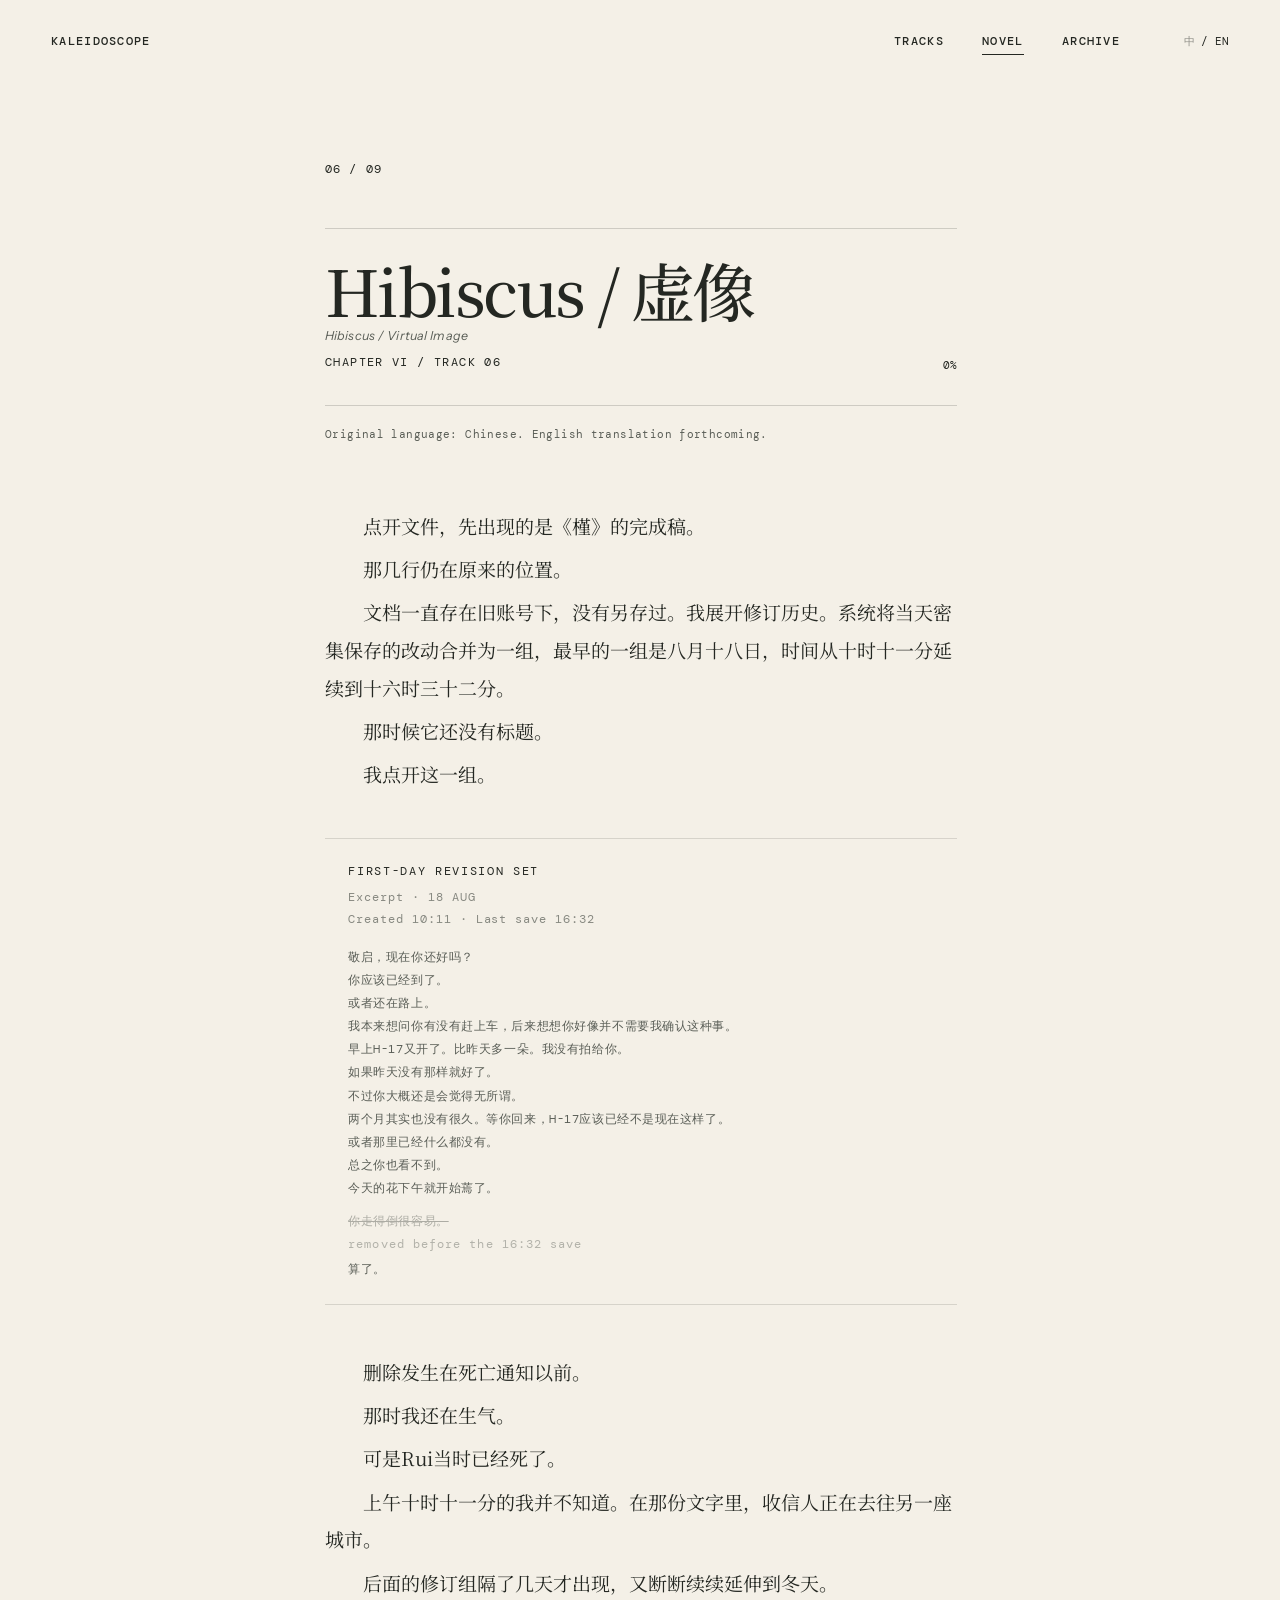
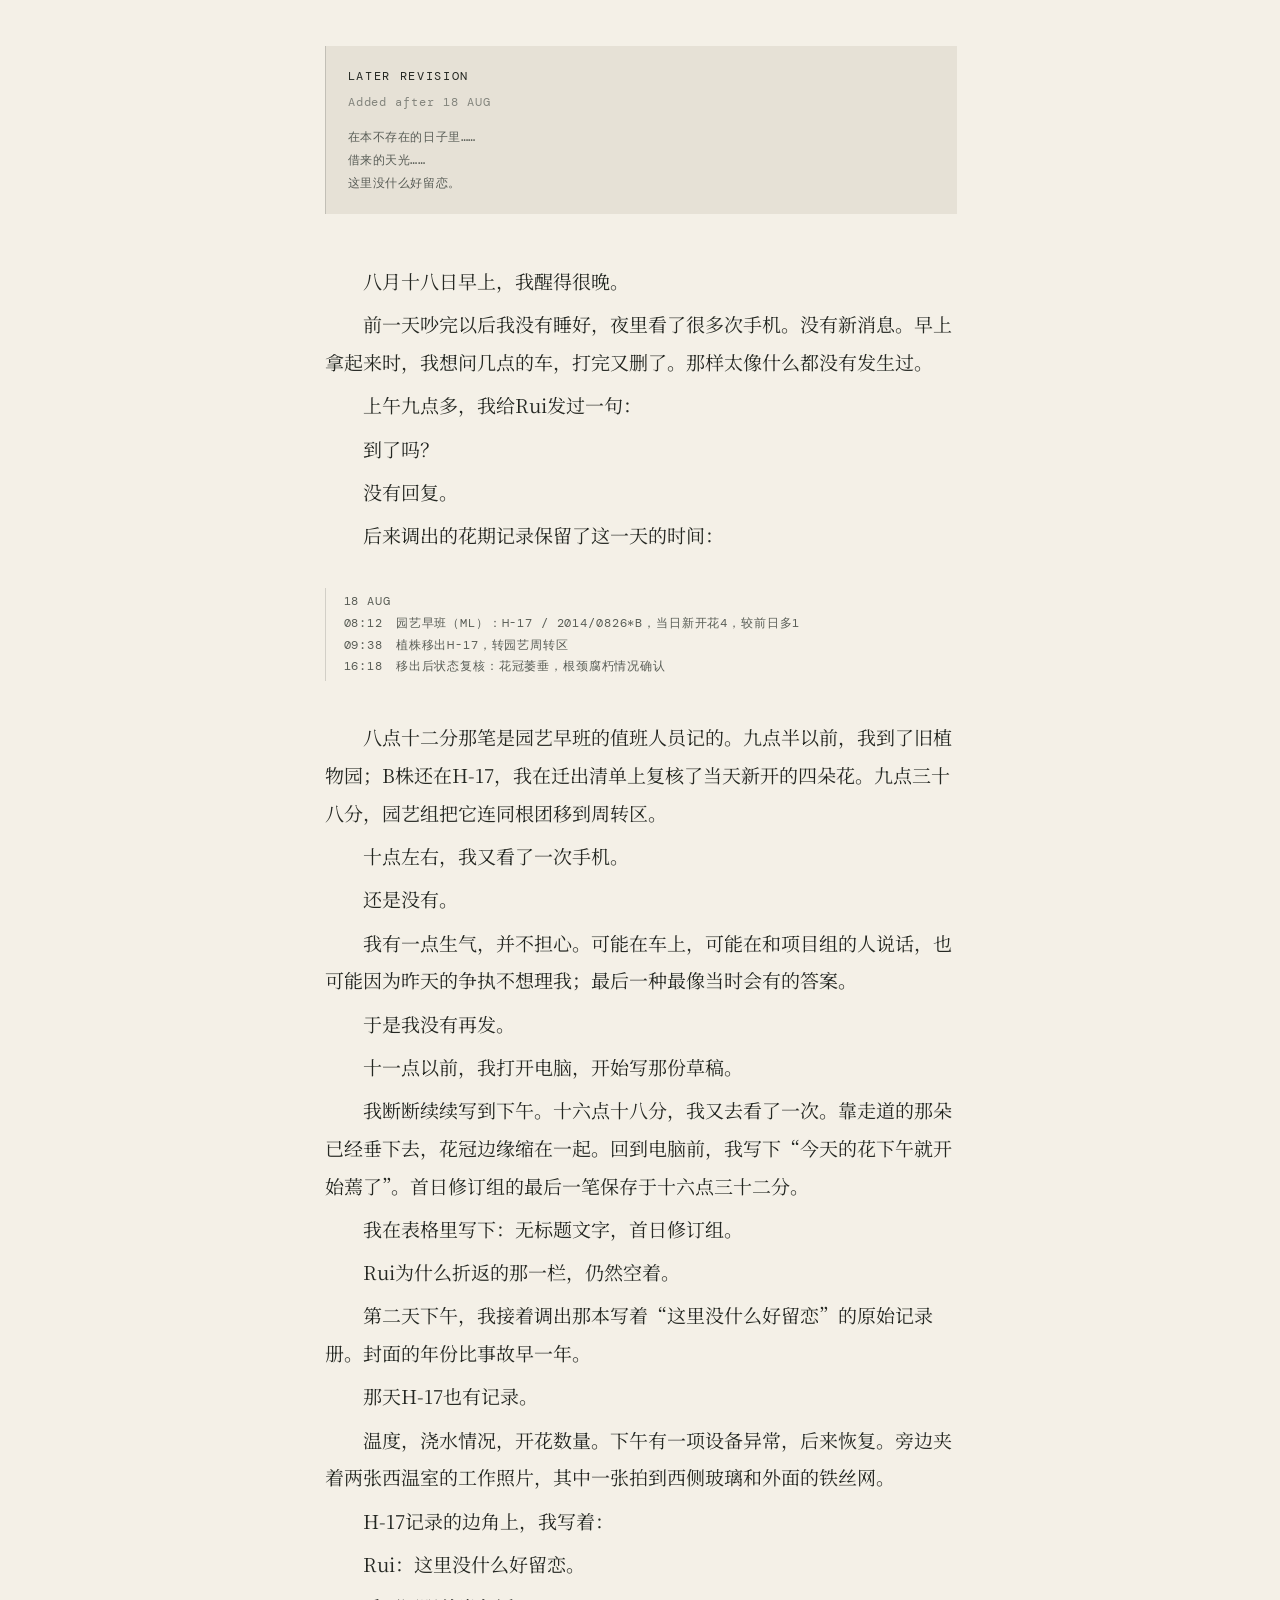
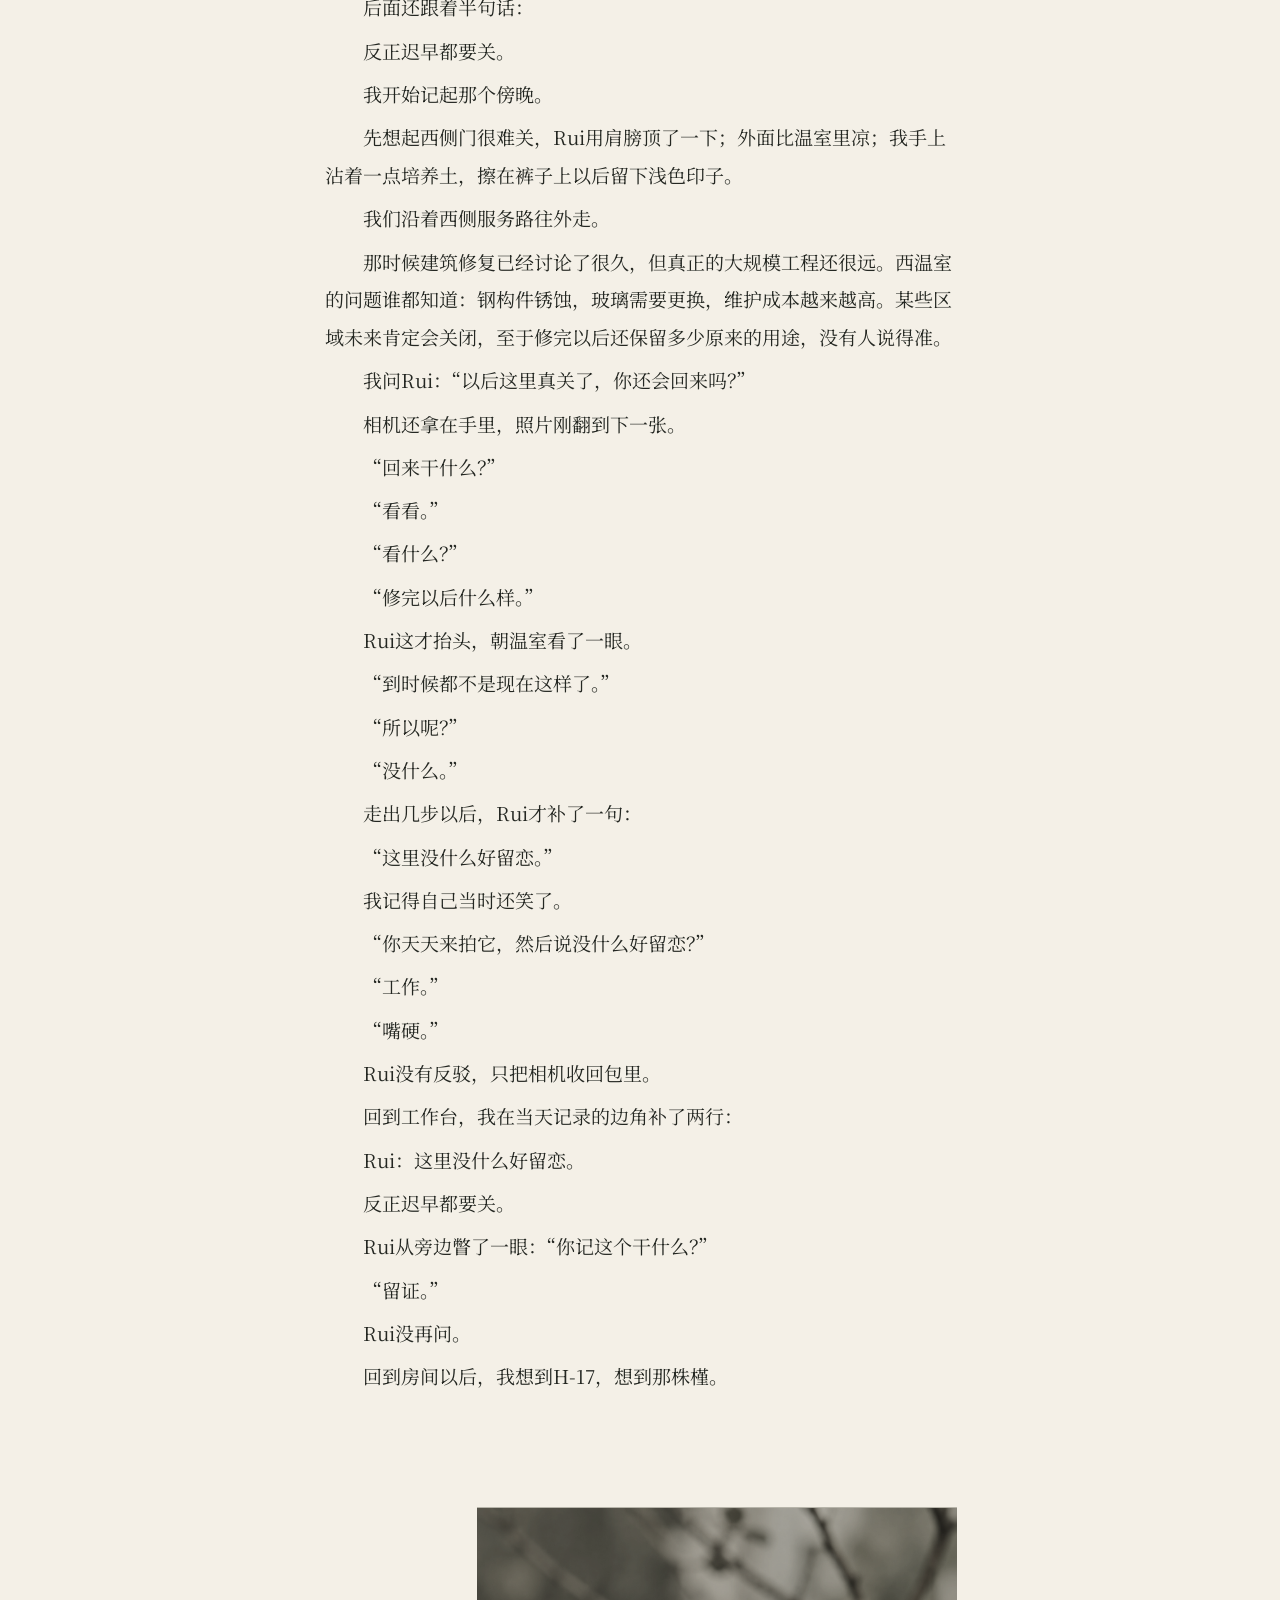
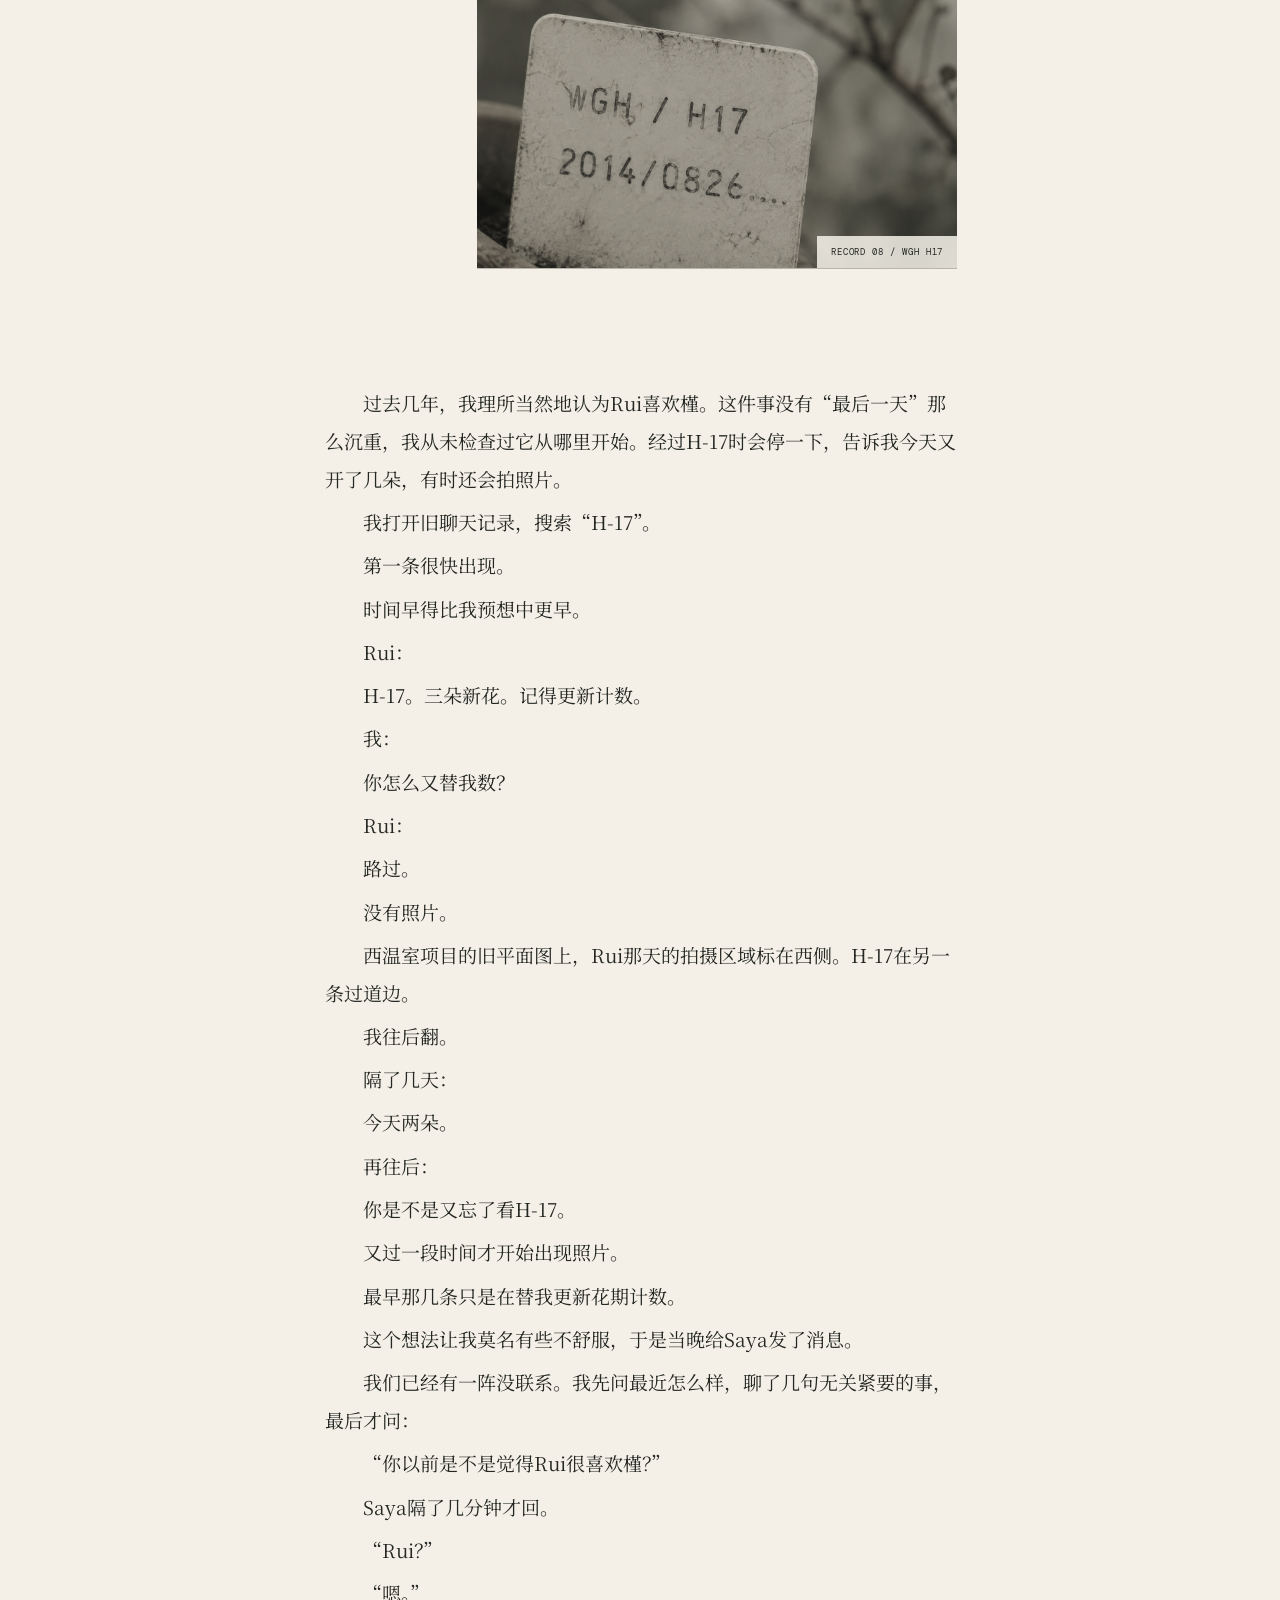
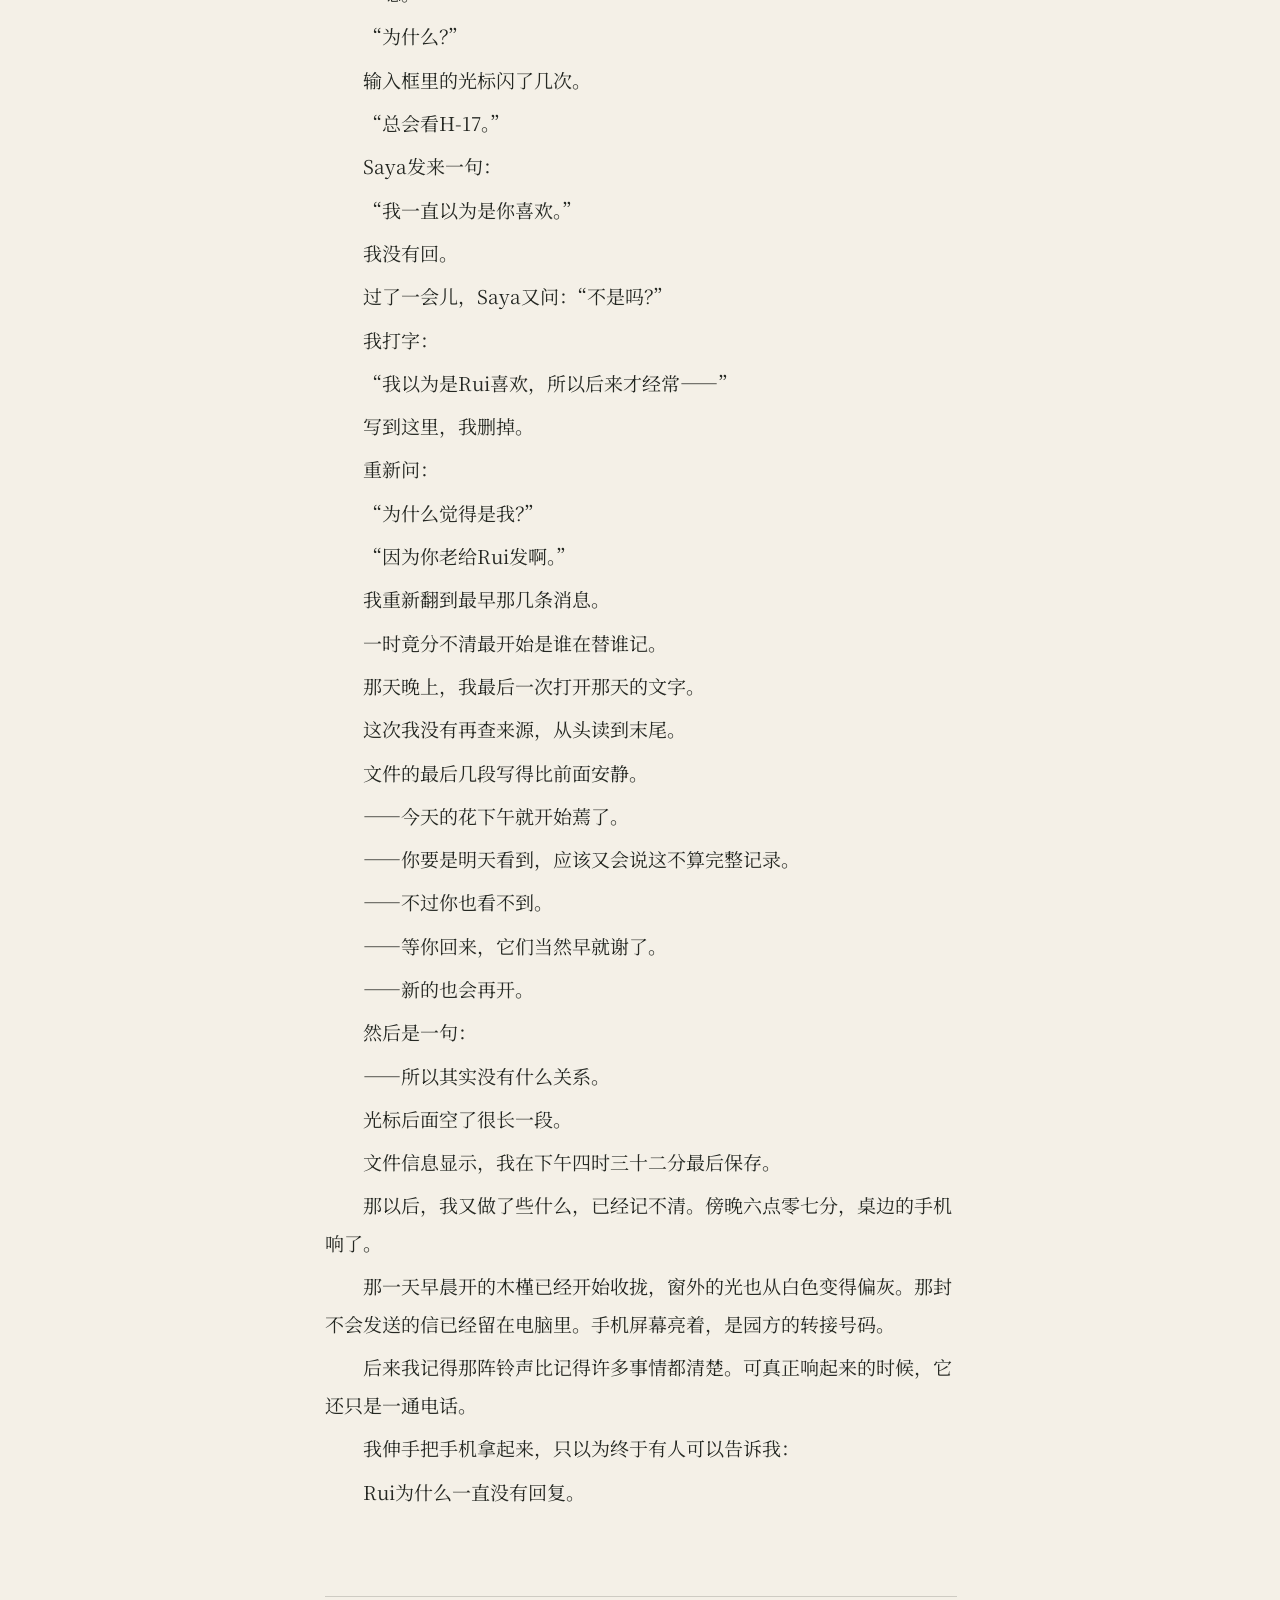
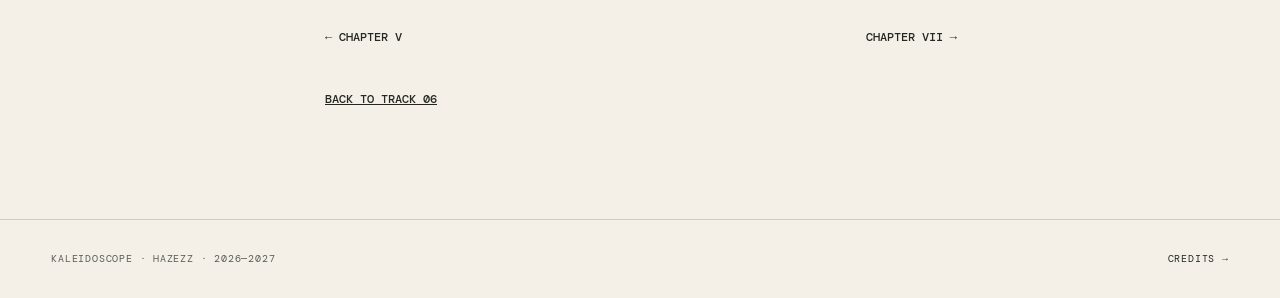
<file: novel/06-hibiscus.html>
<!doctype html>
<html lang="en">
<head>
  <meta charset="utf-8">
  <meta name="viewport" content="width=device-width, initial-scale=1">
  <meta name="description" content="Chapter VI, Hibiscus / 虚像 — from the Kaleidoscope companion novel.">
  <title>VI. Hibiscus / 虚像 — Kaleidoscope</title>
  <link rel="stylesheet" href="../css/main.css?v=20260909l">
  <link rel="stylesheet" href="../css/novel.css?v=20260909m">
  <script src="../js/i18n.js?v=20260909j" defer></script>
</head>
<body class="reader-page post-shift">
  <div class="reading-progress" aria-hidden="true"></div>
  <header class="site-header is-scrolled" data-header>
    <a class="brand" href="../index.html">KALEIDOSCOPE</a>
    <button class="menu-toggle" type="button" aria-expanded="false" aria-controls="site-nav" data-i18n="nav.menu">Menu</button>
    <nav class="site-nav" id="site-nav" aria-label="Primary navigation" data-i18n-aria-label="nav.label">
      <a href="../tracks.html" data-i18n="nav.tracks">Tracks</a>
      <a href="../novel.html" aria-current="page" data-i18n="nav.novel">Novel</a>
      <a href="../archive.html" data-i18n="nav.archive">Archive</a>
      <span class="language-switch" role="group" aria-label="Language"><button type="button" data-lang="zh" aria-pressed="false">中</button><span aria-hidden="true">/</span><button type="button" data-lang="en" aria-pressed="false">EN</button></span>
    </nav>
  </header>

  <main class="reader-shell">
    <p class="chapter-count">06 / 09</p>
    <header class="chapter-head">
      <div>
        <h1>Hibiscus / 虚像</h1>
        <p class="chapter-gloss" lang="en" data-lang-only="en" hidden>Hibiscus / Virtual Image</p>
        <p class="chapter-state" data-chapter="VI" data-track="06">Chapter VI / Track 06</p>
      </div>
      <span class="progress-label" data-progress-label>0%</span>
    </header>
    <p class="reader-language-note" data-lang-only="en" data-i18n="novel.languageNote" hidden>Original language: Chinese. English translation forthcoming.</p>

    <article class="reader-content" lang="zh-Hans" data-content="../content/06-hibiscus.md?v=20261031a">
      <p class="placeholder-note" data-i18n="reader.loading">Loading chapter…</p>
    </article>

    <footer class="reader-footer">
      <nav class="reader-nav" aria-label="Chapter navigation">
        <a href="05-phase-shift.html">← Chapter V</a>
        <a href="07-lilium.html">Chapter VII →</a>
      </nav>
      <a class="back-track" href="../tracks.html#track-06">Back to track 06</a>
    </footer>
  </main>

  <script src="../js/main.js?v=20260909j"></script>
  <script src="../js/reader.js?v=20261031a"></script>
</body>
</html>
</file>
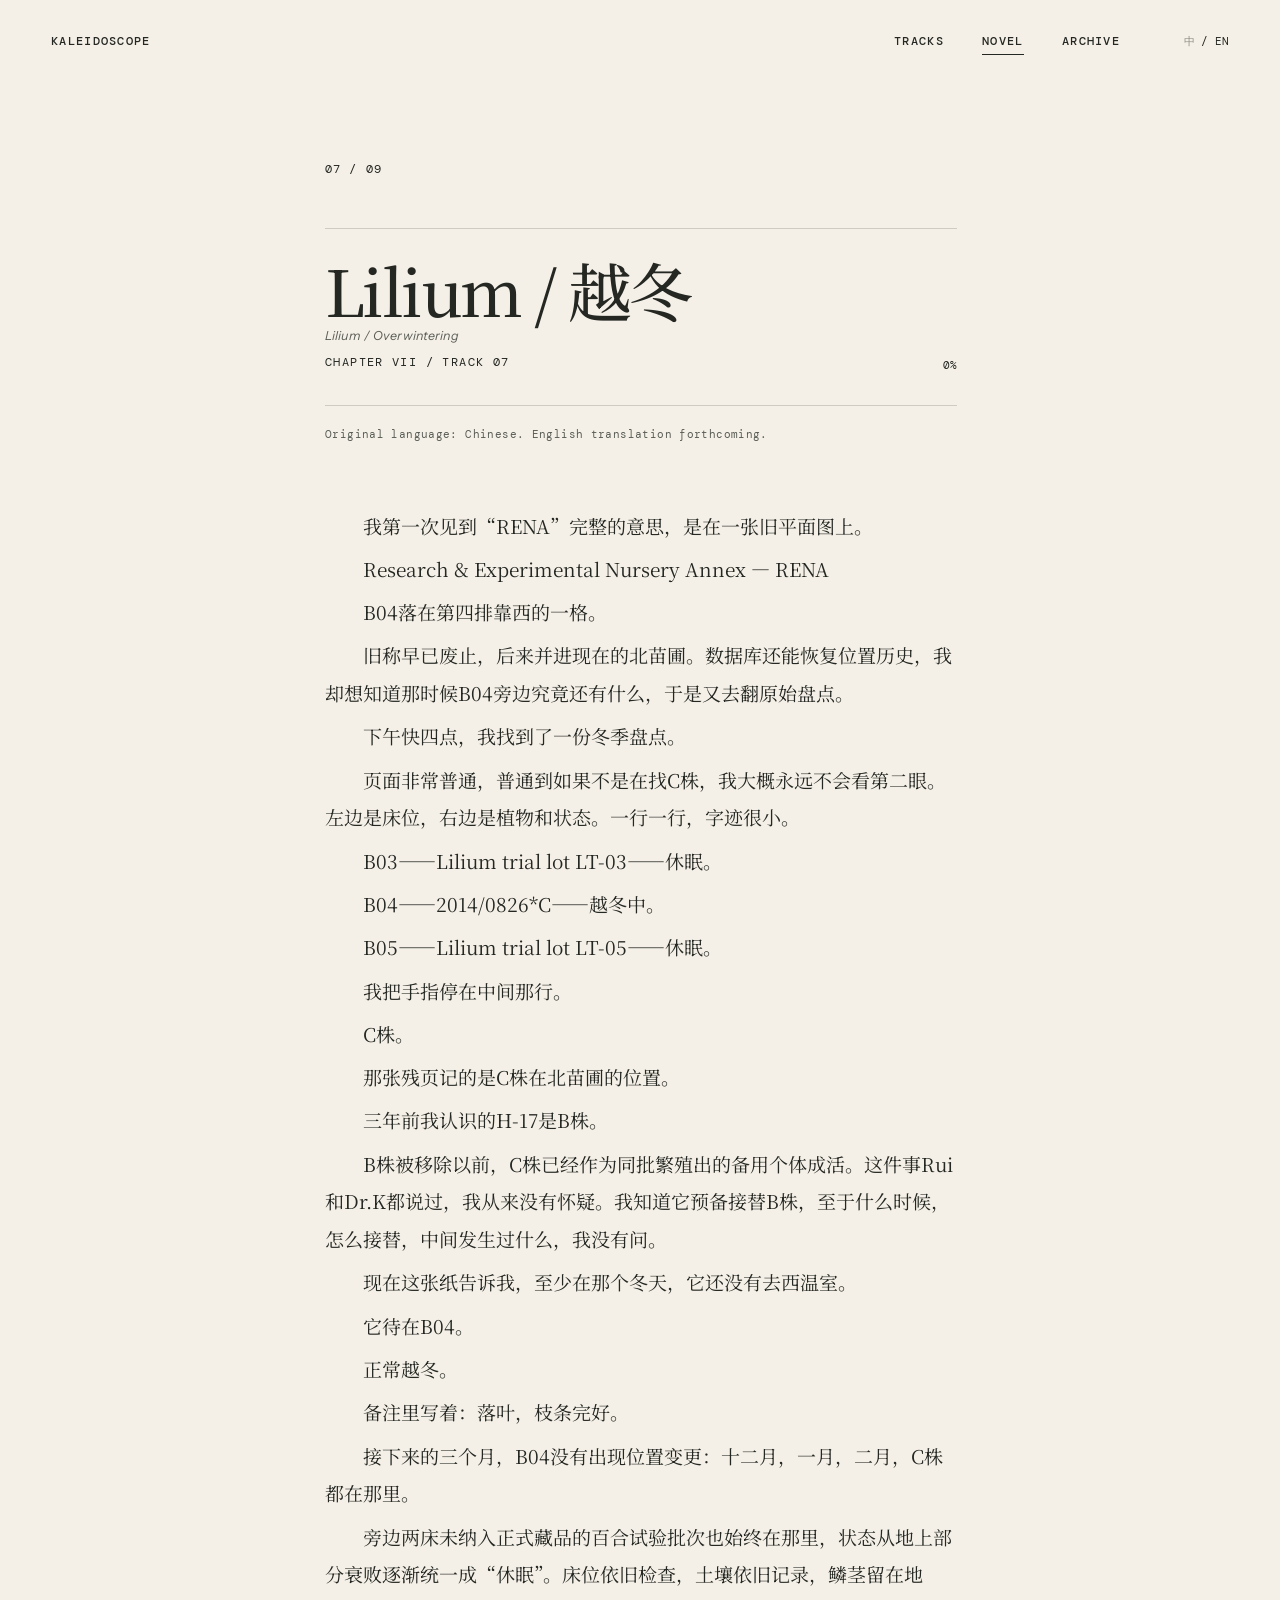
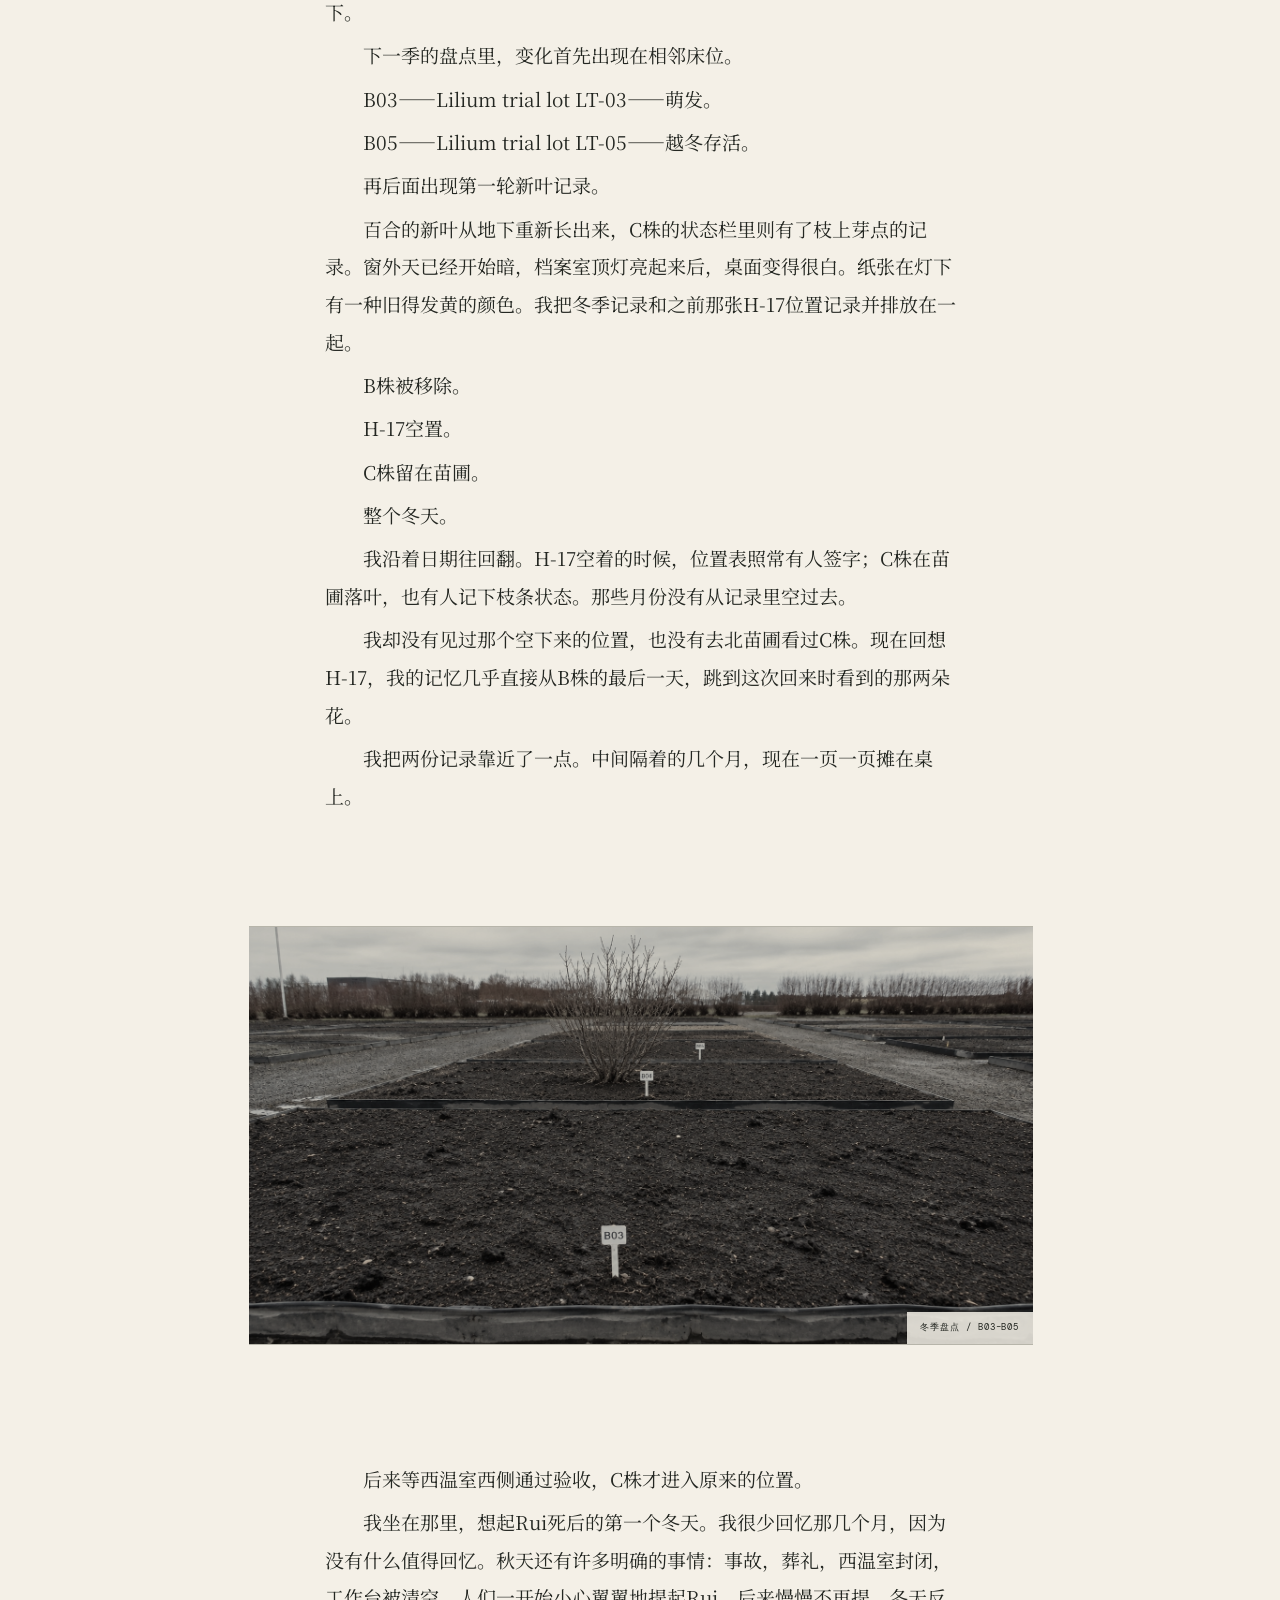
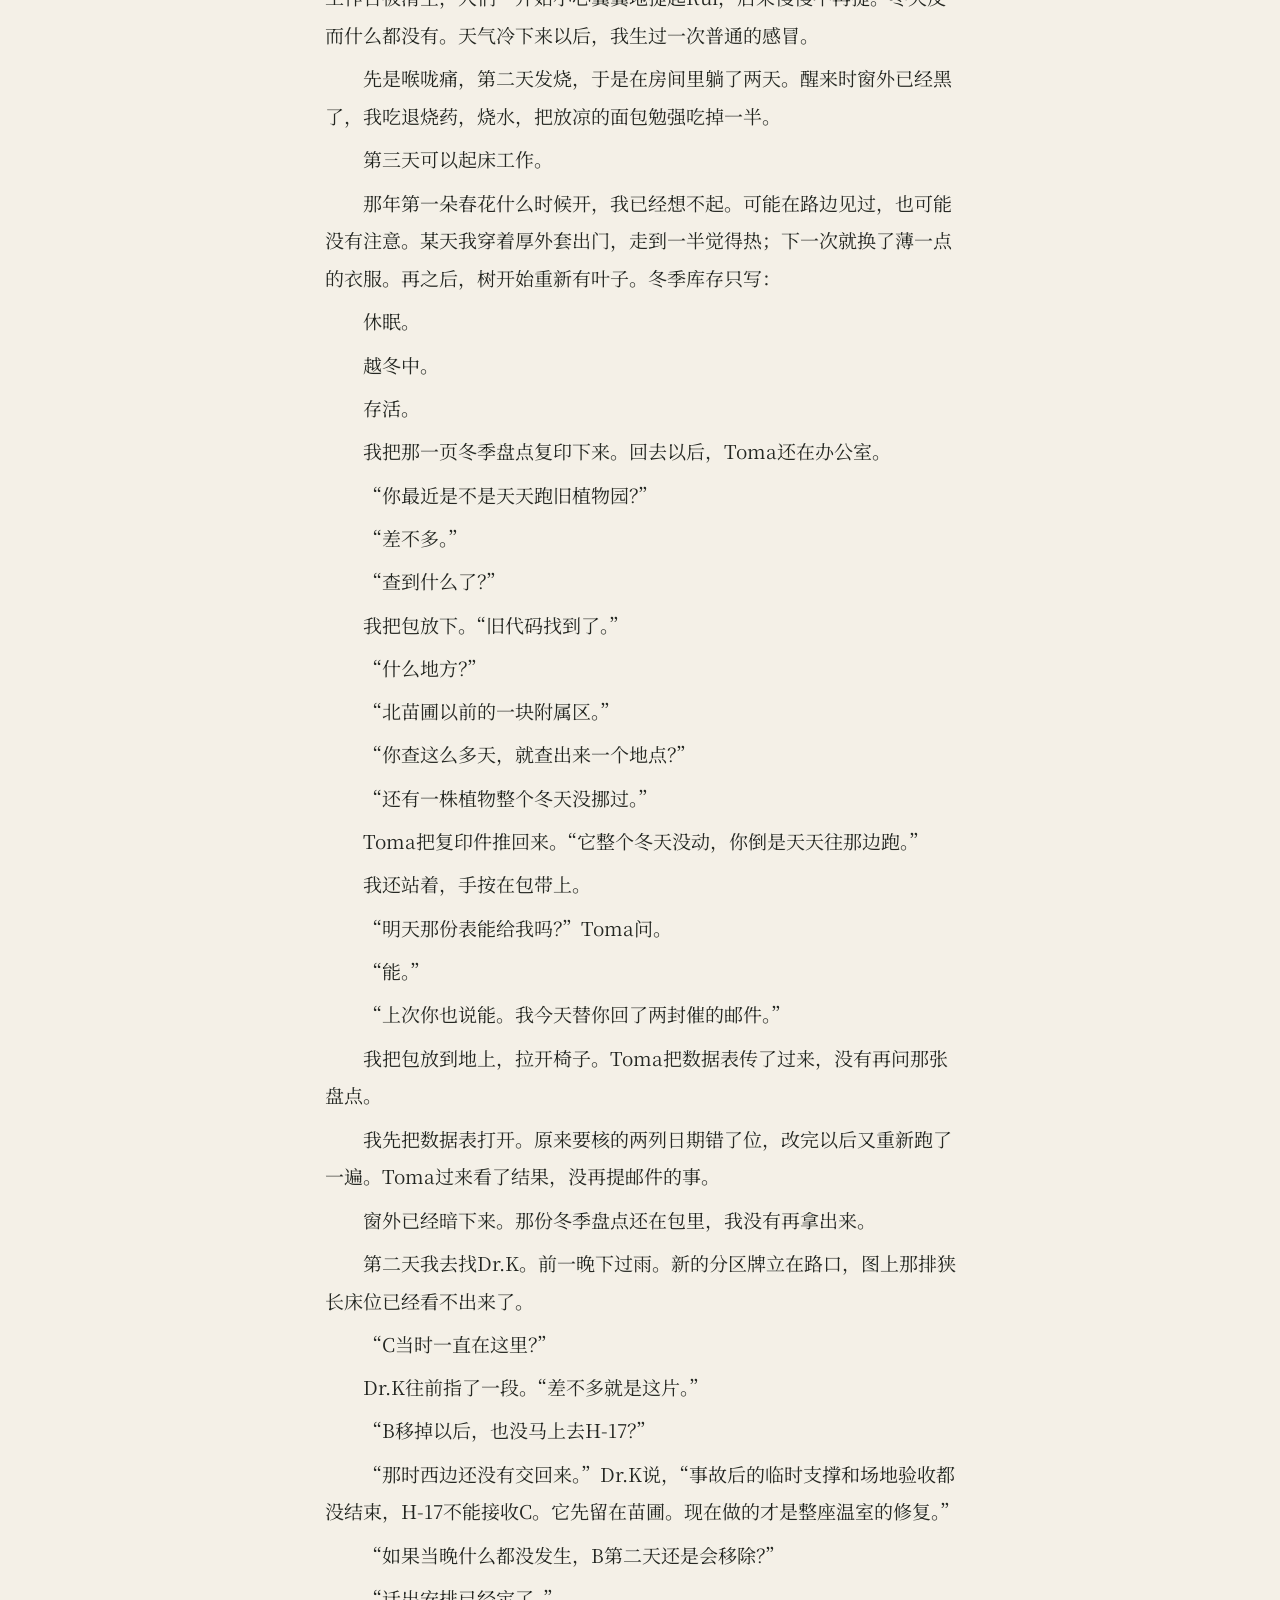
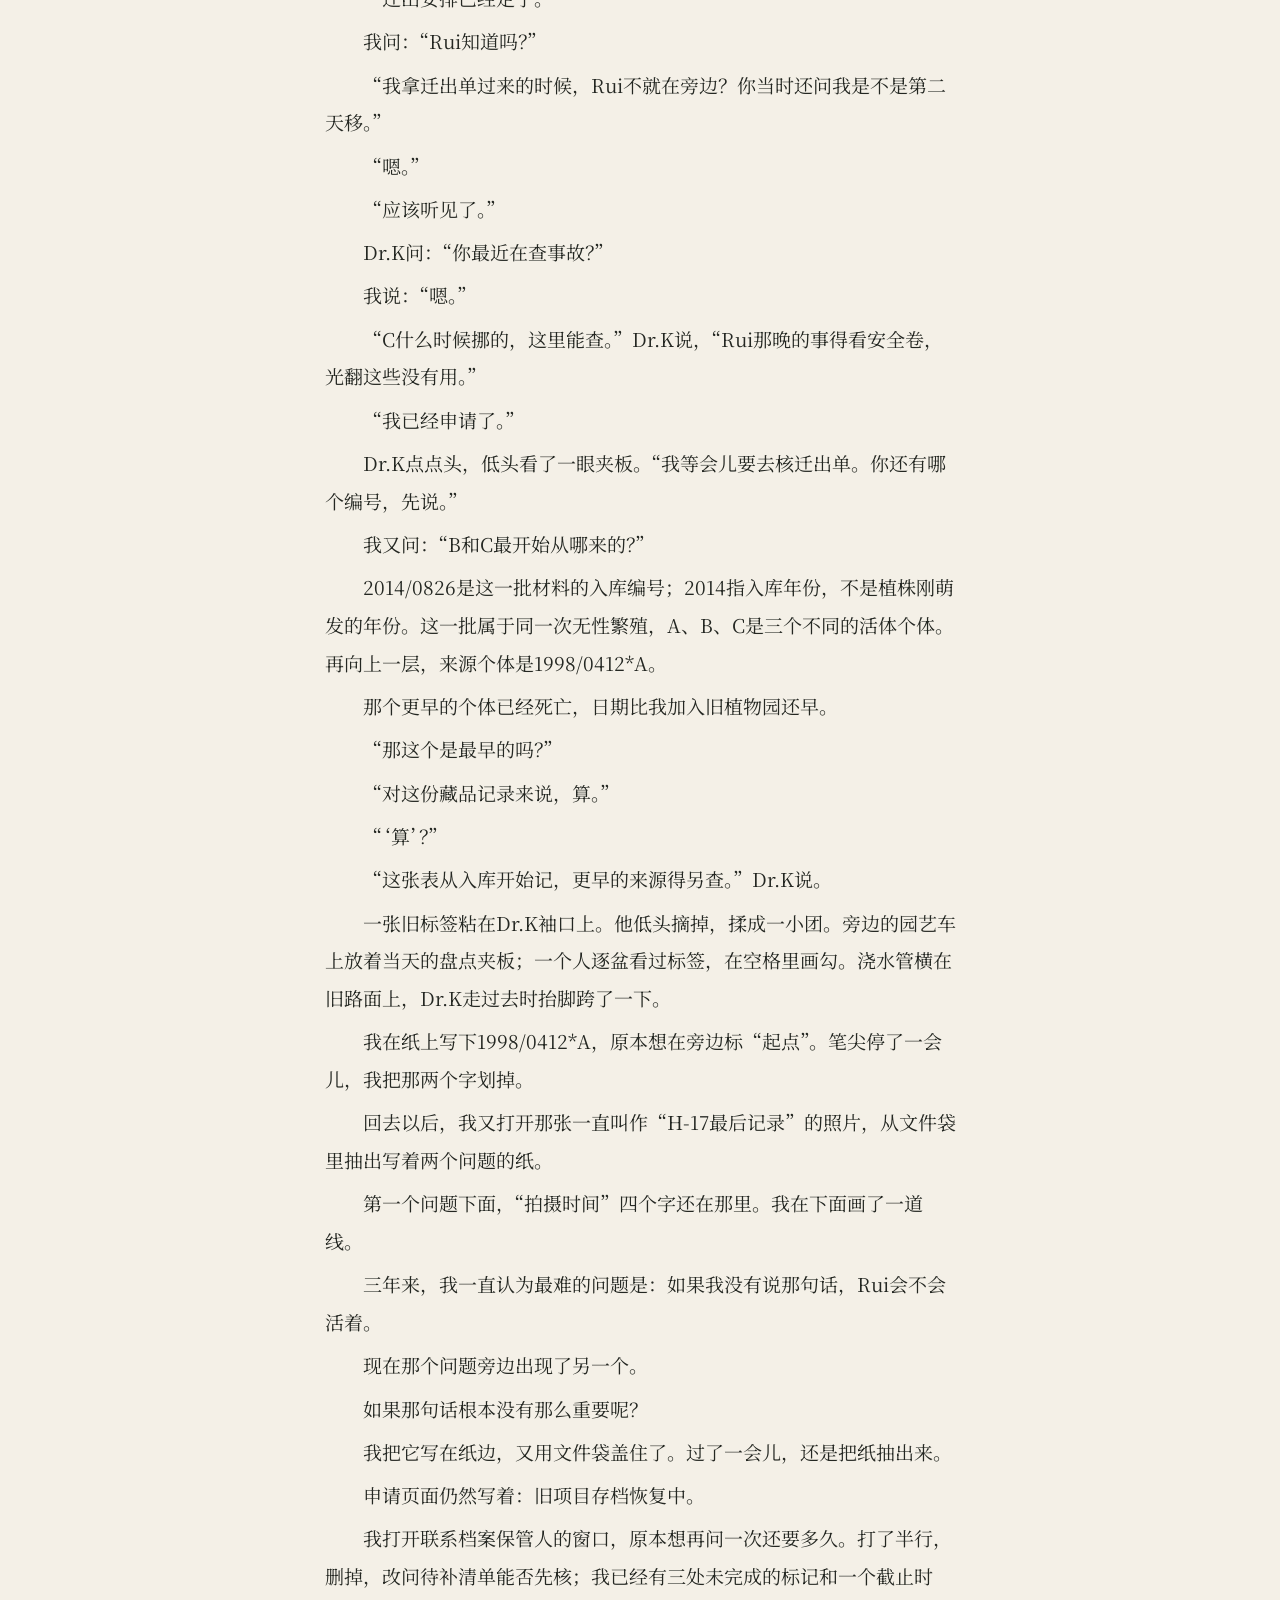
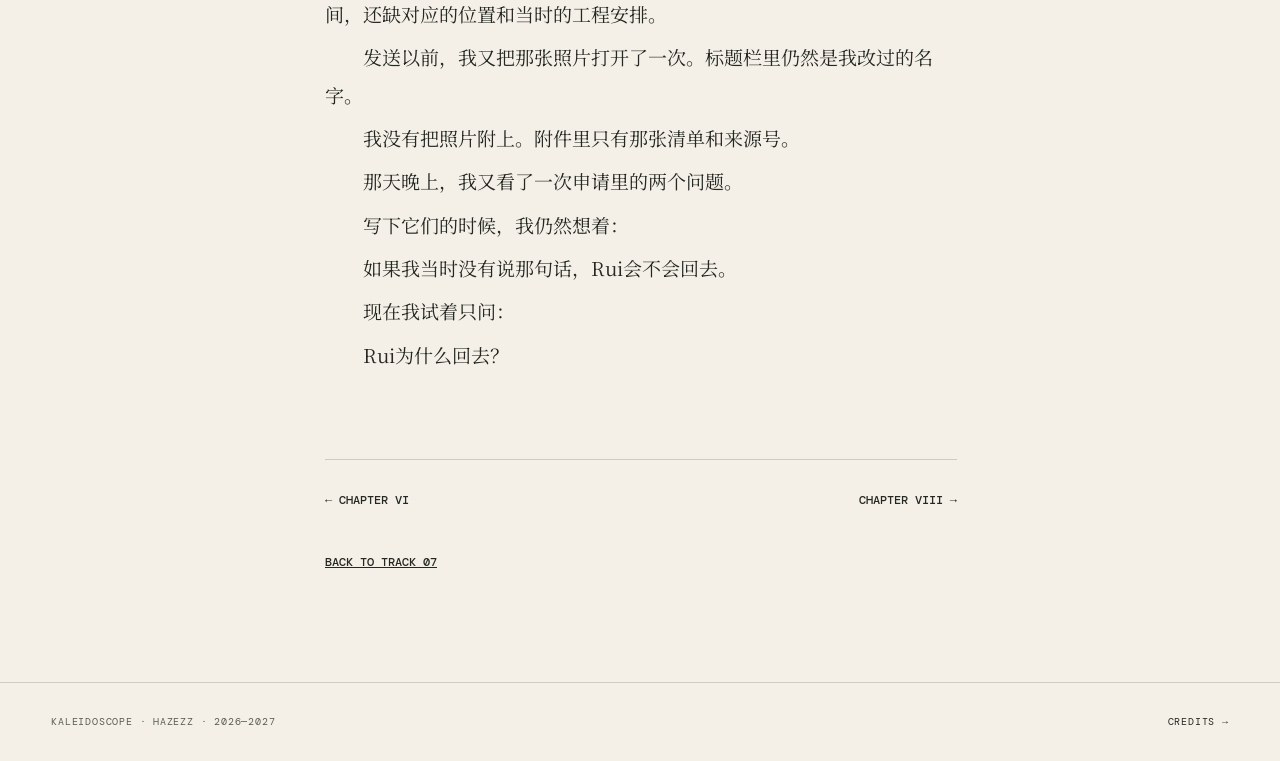
<file: novel/07-lilium.html>
<!doctype html>
<html lang="en">
<head>
  <meta charset="utf-8">
  <meta name="viewport" content="width=device-width, initial-scale=1">
  <meta name="description" content="Chapter VII, Lilium / 越冬 — from the Kaleidoscope companion novel.">
  <title>VII. Lilium / 越冬 — Kaleidoscope</title>
  <link rel="stylesheet" href="../css/main.css?v=20260909l">
  <link rel="stylesheet" href="../css/novel.css?v=20260909m">
  <script src="../js/i18n.js?v=20260909j" defer></script>
</head>
<body class="reader-page post-shift">
  <div class="reading-progress" aria-hidden="true"></div>
  <header class="site-header is-scrolled" data-header>
    <a class="brand" href="../index.html">KALEIDOSCOPE</a>
    <button class="menu-toggle" type="button" aria-expanded="false" aria-controls="site-nav" data-i18n="nav.menu">Menu</button>
    <nav class="site-nav" id="site-nav" aria-label="Primary navigation" data-i18n-aria-label="nav.label">
      <a href="../tracks.html" data-i18n="nav.tracks">Tracks</a>
      <a href="../novel.html" aria-current="page" data-i18n="nav.novel">Novel</a>
      <a href="../archive.html" data-i18n="nav.archive">Archive</a>
      <span class="language-switch" role="group" aria-label="Language"><button type="button" data-lang="zh" aria-pressed="false">中</button><span aria-hidden="true">/</span><button type="button" data-lang="en" aria-pressed="false">EN</button></span>
    </nav>
  </header>

  <main class="reader-shell">
    <p class="chapter-count">07 / 09</p>
    <header class="chapter-head">
      <div>
        <h1>Lilium / 越冬</h1>
        <p class="chapter-gloss" lang="en" data-lang-only="en" hidden>Lilium / Overwintering</p>
        <p class="chapter-state" data-chapter="VII" data-track="07">Chapter VII / Track 07</p>
      </div>
      <span class="progress-label" data-progress-label>0%</span>
    </header>
    <p class="reader-language-note" data-lang-only="en" data-i18n="novel.languageNote" hidden>Original language: Chinese. English translation forthcoming.</p>

    <article class="reader-content" lang="zh-Hans" data-content="../content/07-lilium.md?v=20261029e">
      <p class="placeholder-note" data-i18n="reader.loading">Loading chapter…</p>
    </article>

    <footer class="reader-footer">
      <nav class="reader-nav" aria-label="Chapter navigation">
        <a href="06-hibiscus.html">← Chapter VI</a>
        <a href="08-oleander.html">Chapter VIII →</a>
      </nav>
      <a class="back-track" href="../tracks.html#track-07">Back to track 07</a>
    </footer>
  </main>

  <script src="../js/main.js?v=20260909j"></script>
  <script src="../js/reader.js?v=20261031a"></script>
</body>
</html>
</file>
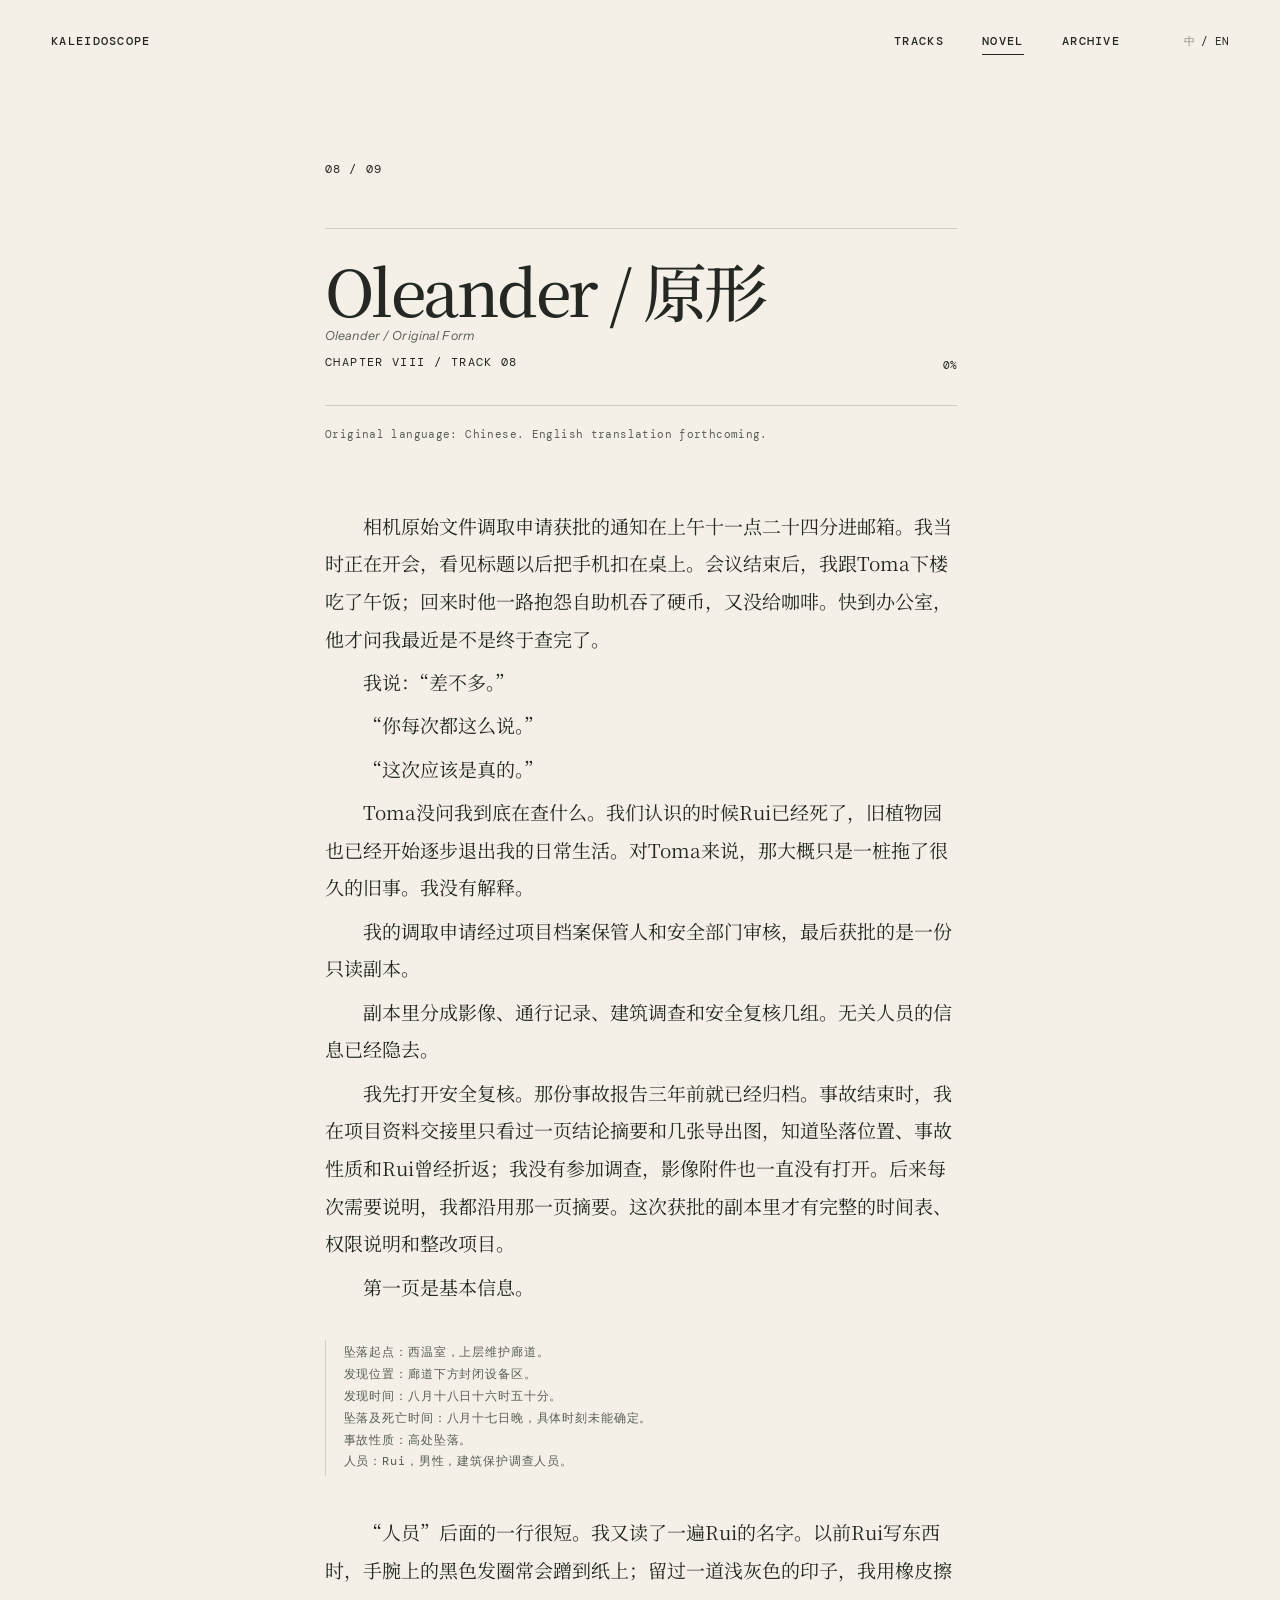
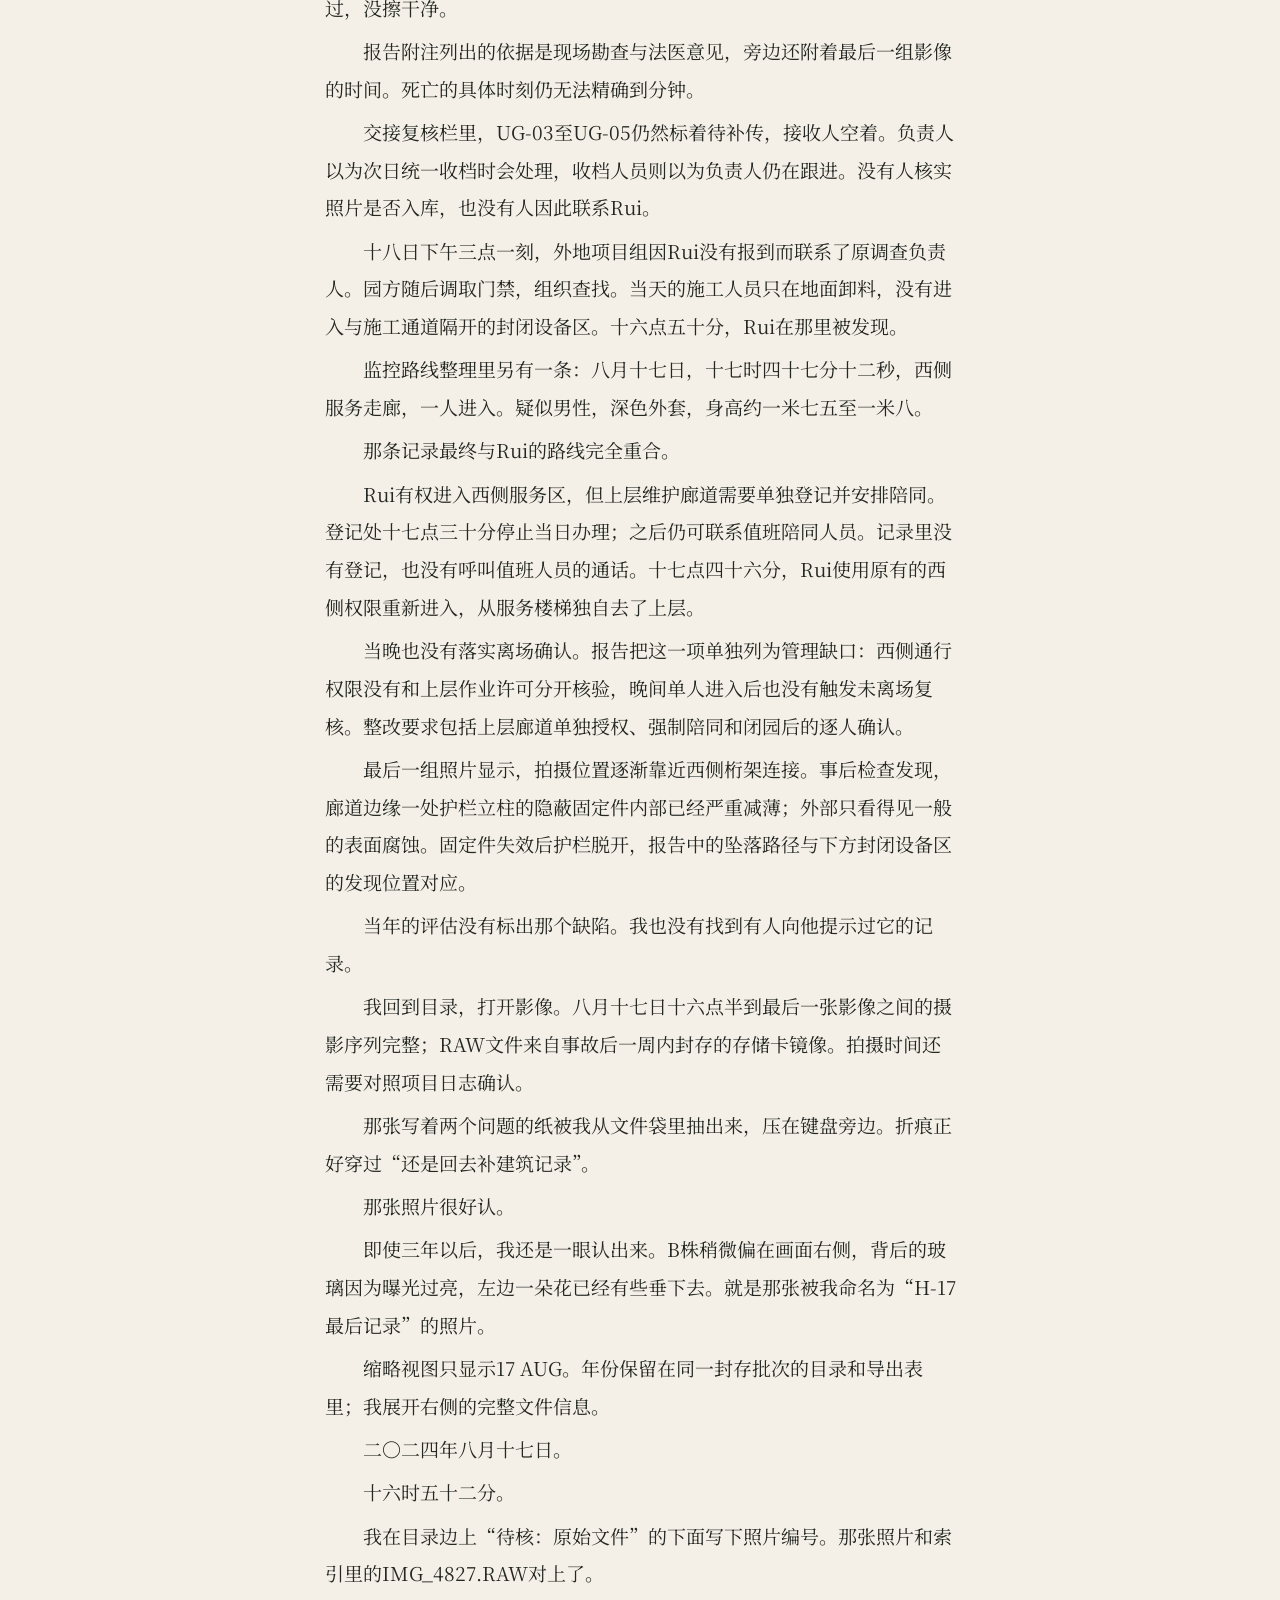
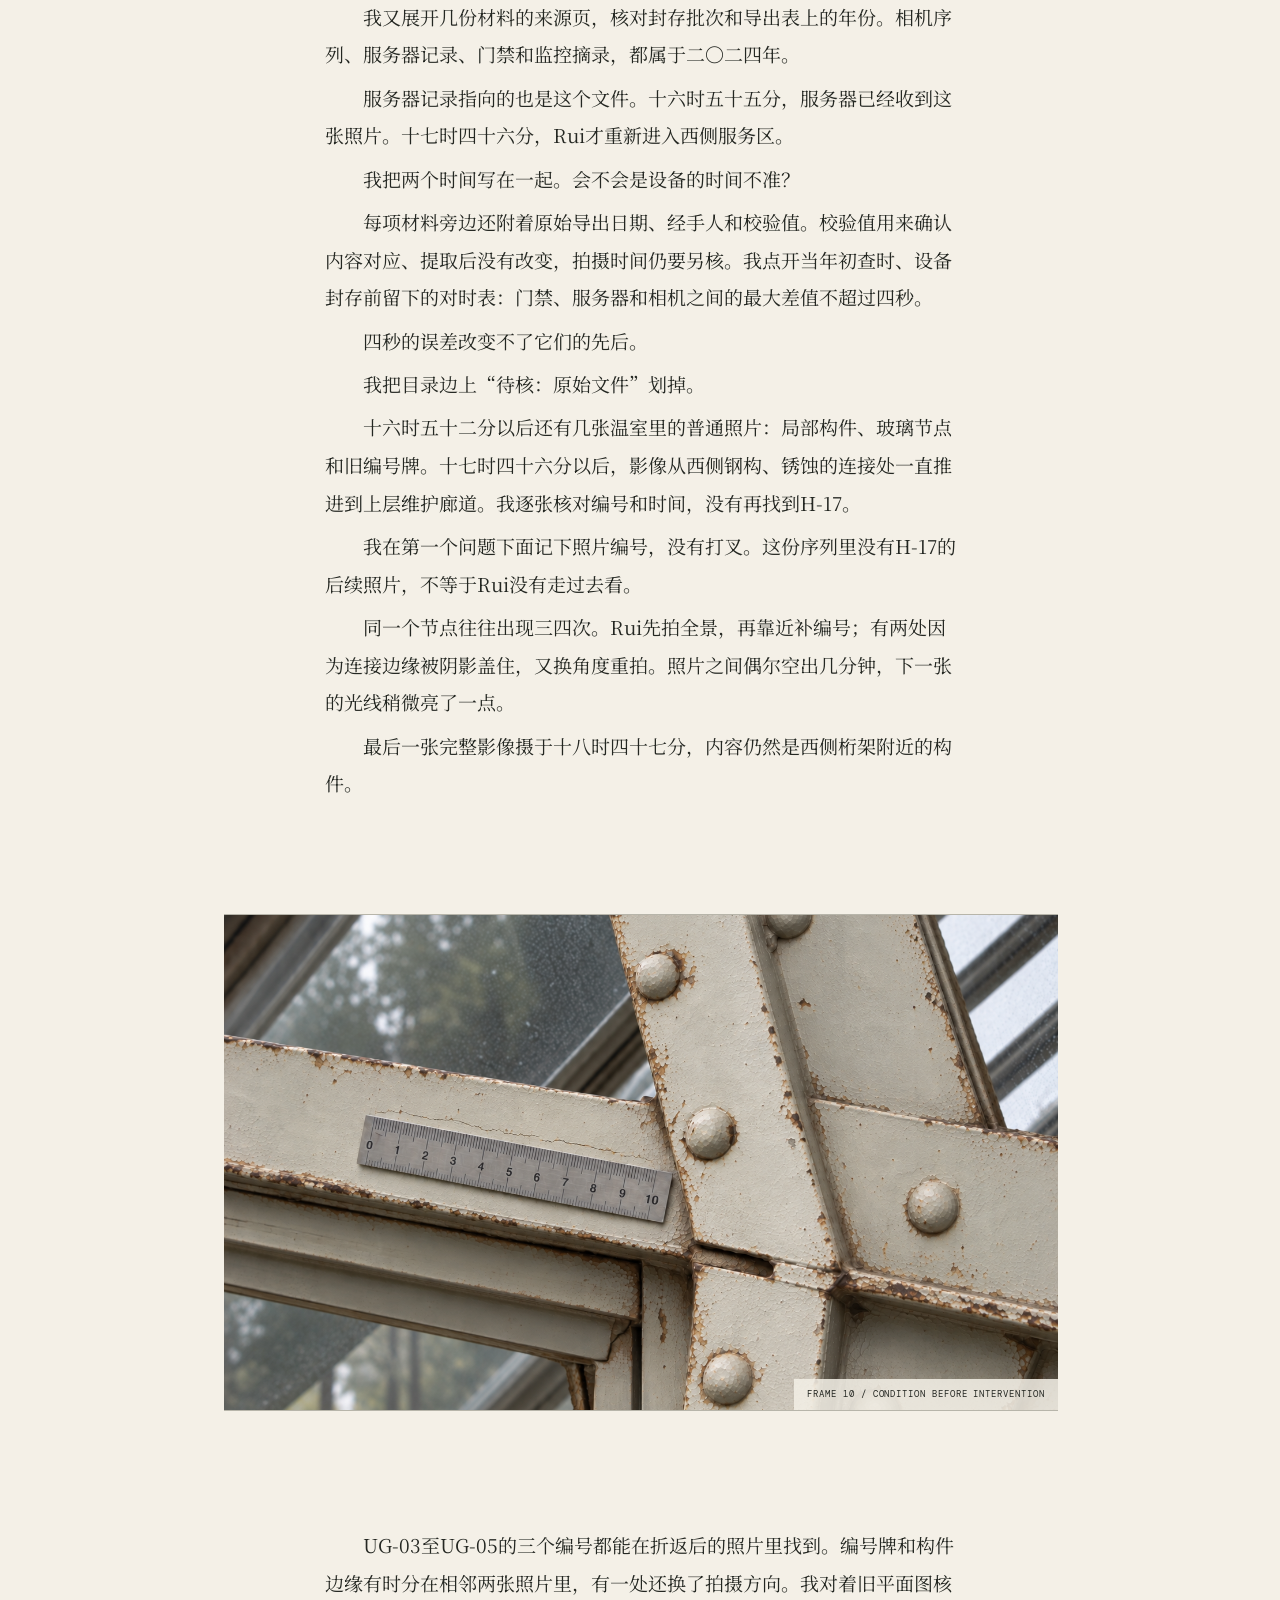
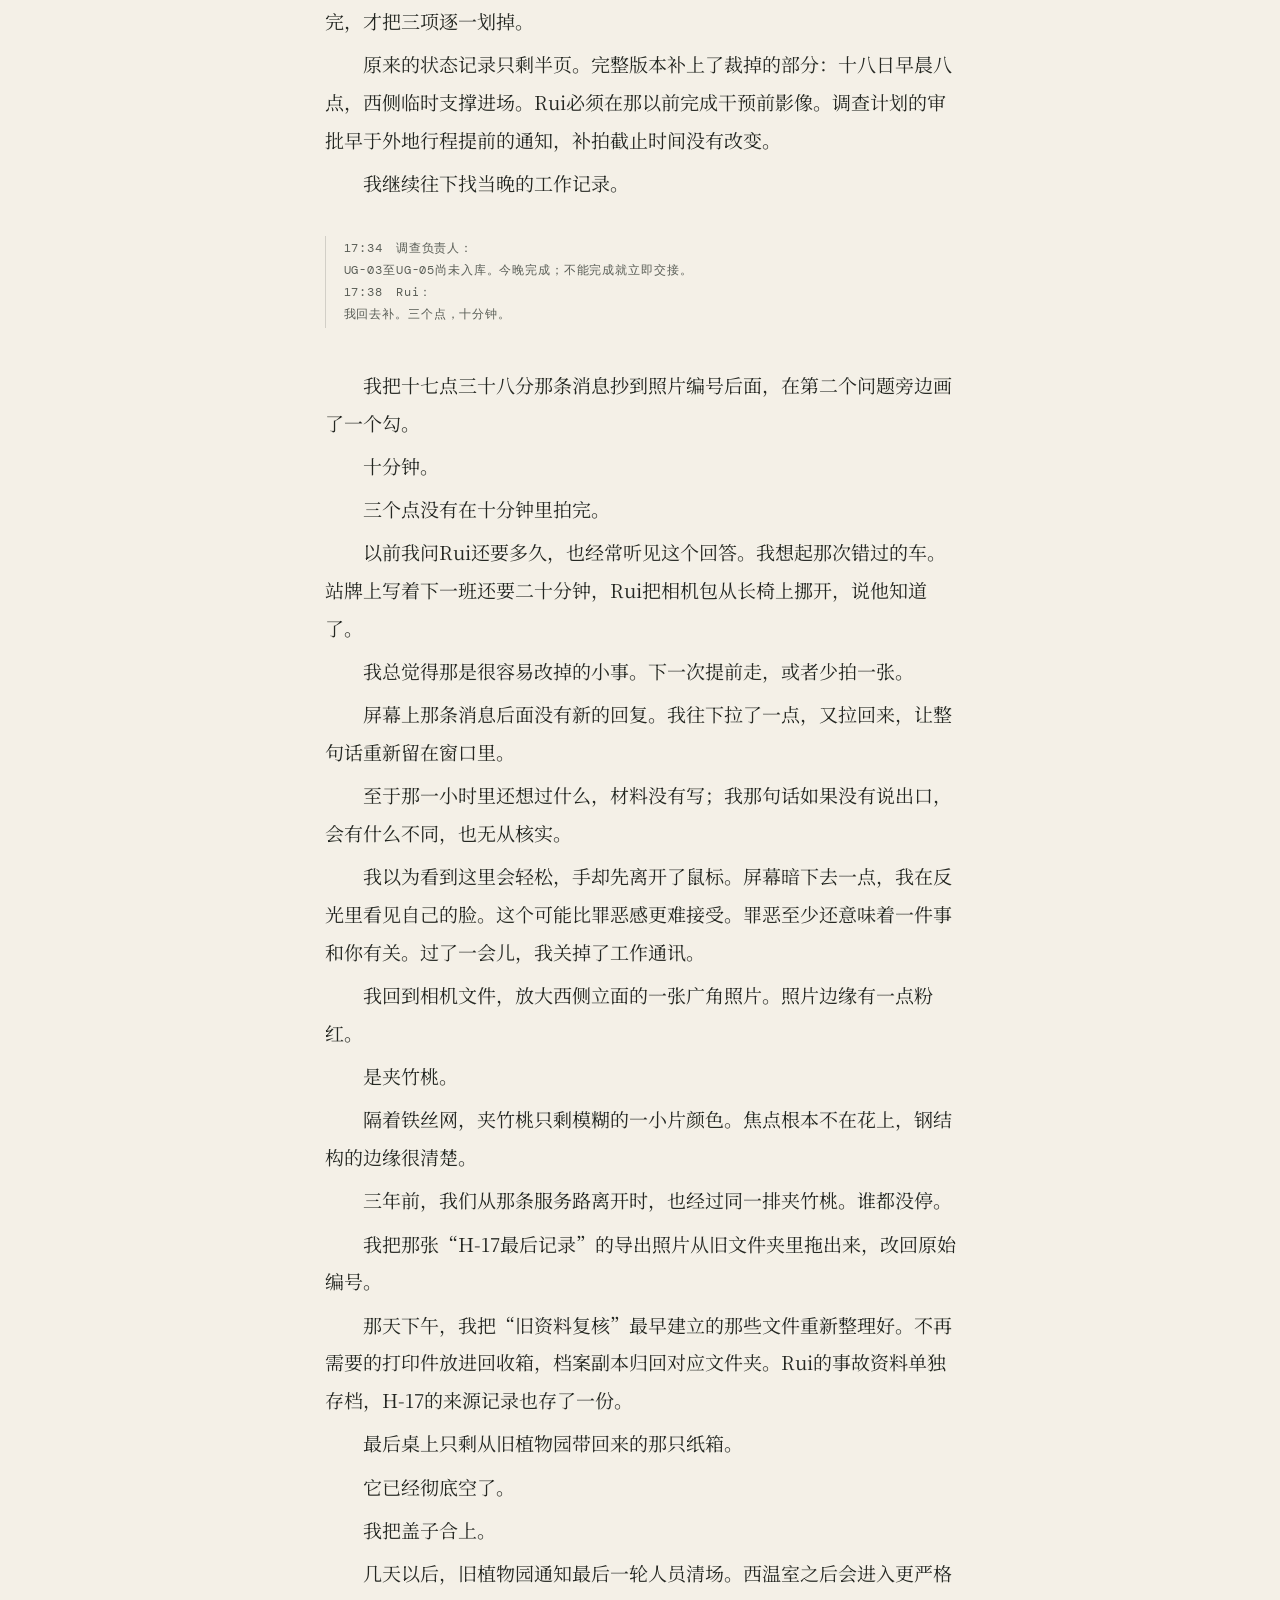
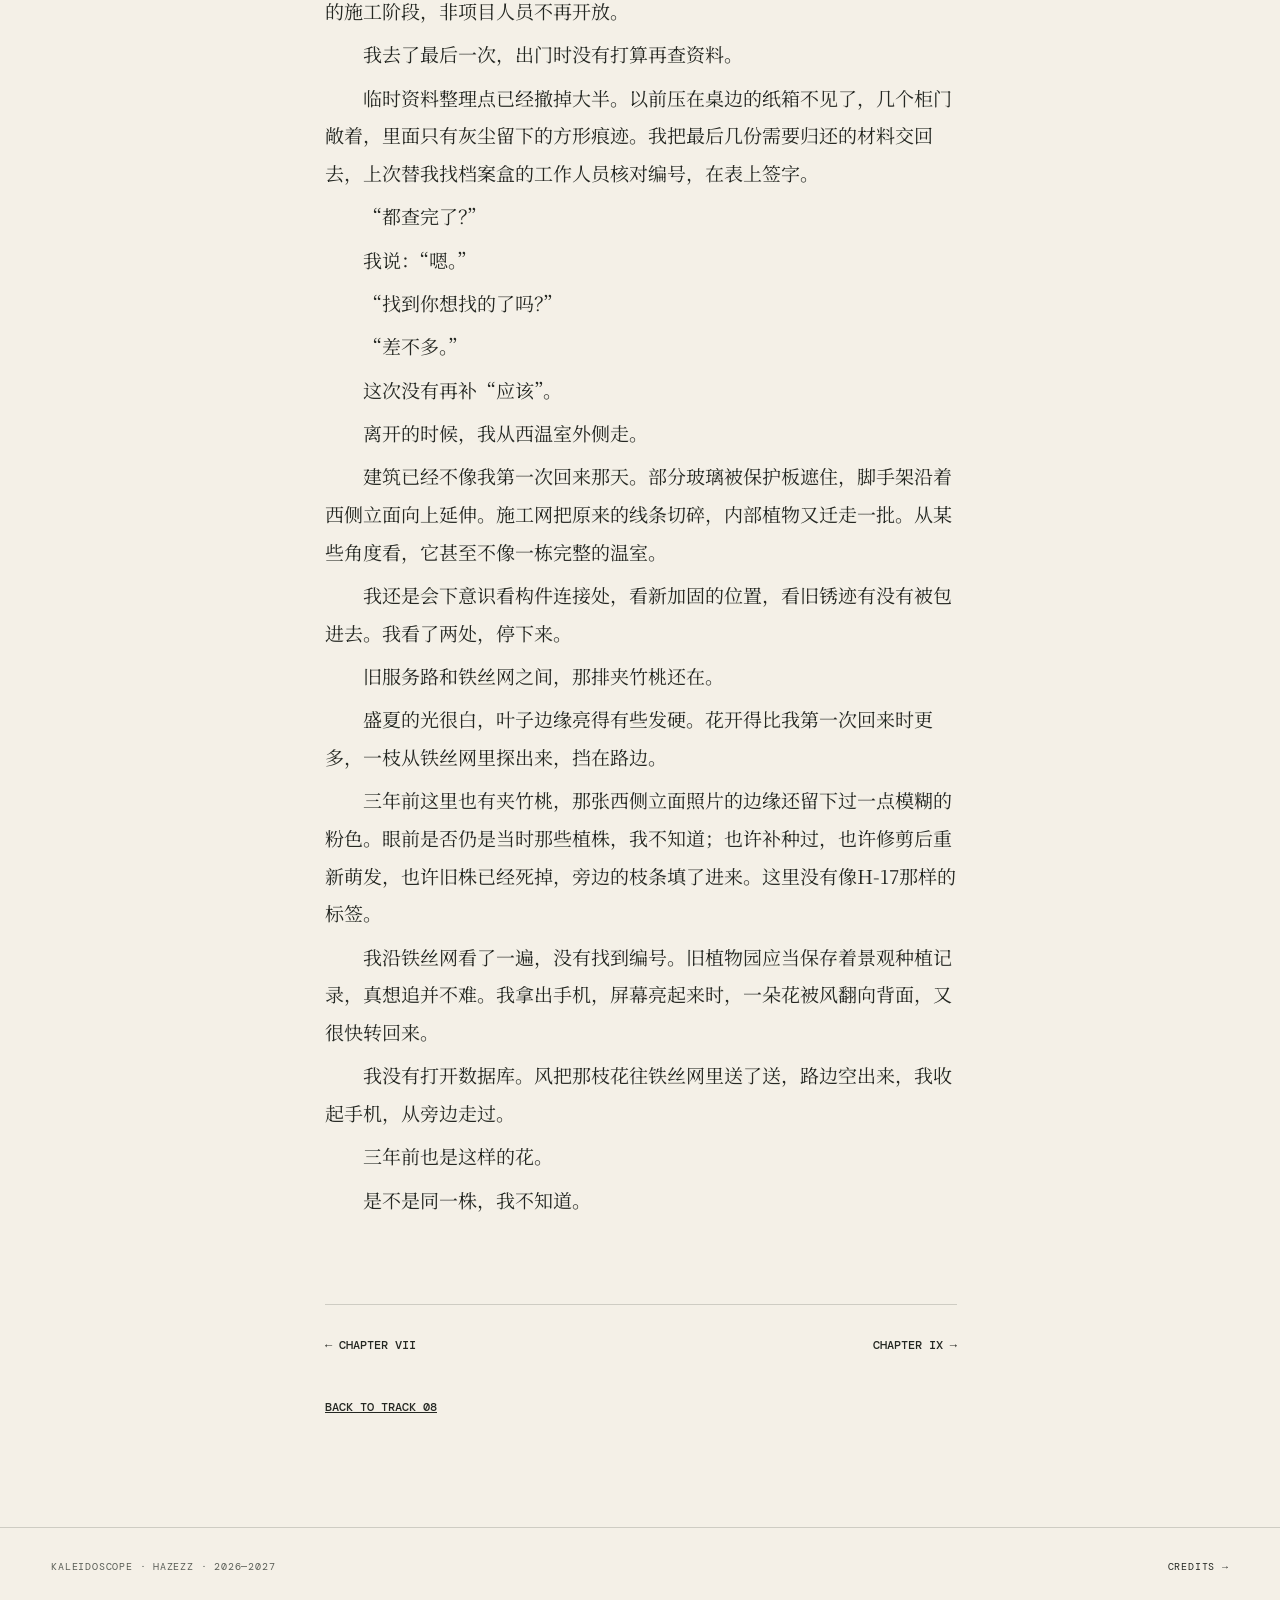
<file: novel/08-oleander.html>
<!doctype html>
<html lang="en">
<head>
  <meta charset="utf-8">
  <meta name="viewport" content="width=device-width, initial-scale=1">
  <meta name="description" content="Chapter VIII, Oleander / 原形 — from the Kaleidoscope companion novel.">
  <title>VIII. Oleander / 原形 — Kaleidoscope</title>
  <link rel="stylesheet" href="../css/main.css?v=20260909l">
  <link rel="stylesheet" href="../css/novel.css?v=20260909m">
  <script src="../js/i18n.js?v=20260909j" defer></script>
</head>
<body class="reader-page post-shift">
  <div class="reading-progress" aria-hidden="true"></div>
  <header class="site-header is-scrolled" data-header>
    <a class="brand" href="../index.html">KALEIDOSCOPE</a>
    <button class="menu-toggle" type="button" aria-expanded="false" aria-controls="site-nav" data-i18n="nav.menu">Menu</button>
    <nav class="site-nav" id="site-nav" aria-label="Primary navigation" data-i18n-aria-label="nav.label">
      <a href="../tracks.html" data-i18n="nav.tracks">Tracks</a>
      <a href="../novel.html" aria-current="page" data-i18n="nav.novel">Novel</a>
      <a href="../archive.html" data-i18n="nav.archive">Archive</a>
      <span class="language-switch" role="group" aria-label="Language"><button type="button" data-lang="zh" aria-pressed="false">中</button><span aria-hidden="true">/</span><button type="button" data-lang="en" aria-pressed="false">EN</button></span>
    </nav>
  </header>

  <main class="reader-shell">
    <p class="chapter-count">08 / 09</p>
    <header class="chapter-head">
      <div>
        <h1>Oleander / 原形</h1>
        <p class="chapter-gloss" lang="en" data-lang-only="en" hidden>Oleander / Original Form</p>
        <p class="chapter-state" data-chapter="VIII" data-track="08">Chapter VIII / Track 08</p>
      </div>
      <span class="progress-label" data-progress-label>0%</span>
    </header>
    <p class="reader-language-note" data-lang-only="en" data-i18n="novel.languageNote" hidden>Original language: Chinese. English translation forthcoming.</p>

    <article class="reader-content" lang="zh-Hans" data-content="../content/08-oleander.md?v=20261031a">
      <p class="placeholder-note" data-i18n="reader.loading">Loading chapter…</p>
    </article>

    <footer class="reader-footer">
      <nav class="reader-nav" aria-label="Chapter navigation">
        <a href="07-lilium.html">← Chapter VII</a>
        <a href="09-remanence.html">Chapter IX →</a>
      </nav>
      <a class="back-track" href="../tracks.html#track-08">Back to track 08</a>
    </footer>
  </main>

  <script src="../js/main.js?v=20260909j"></script>
  <script src="../js/reader.js?v=20261031a"></script>
</body>
</html>
</file>
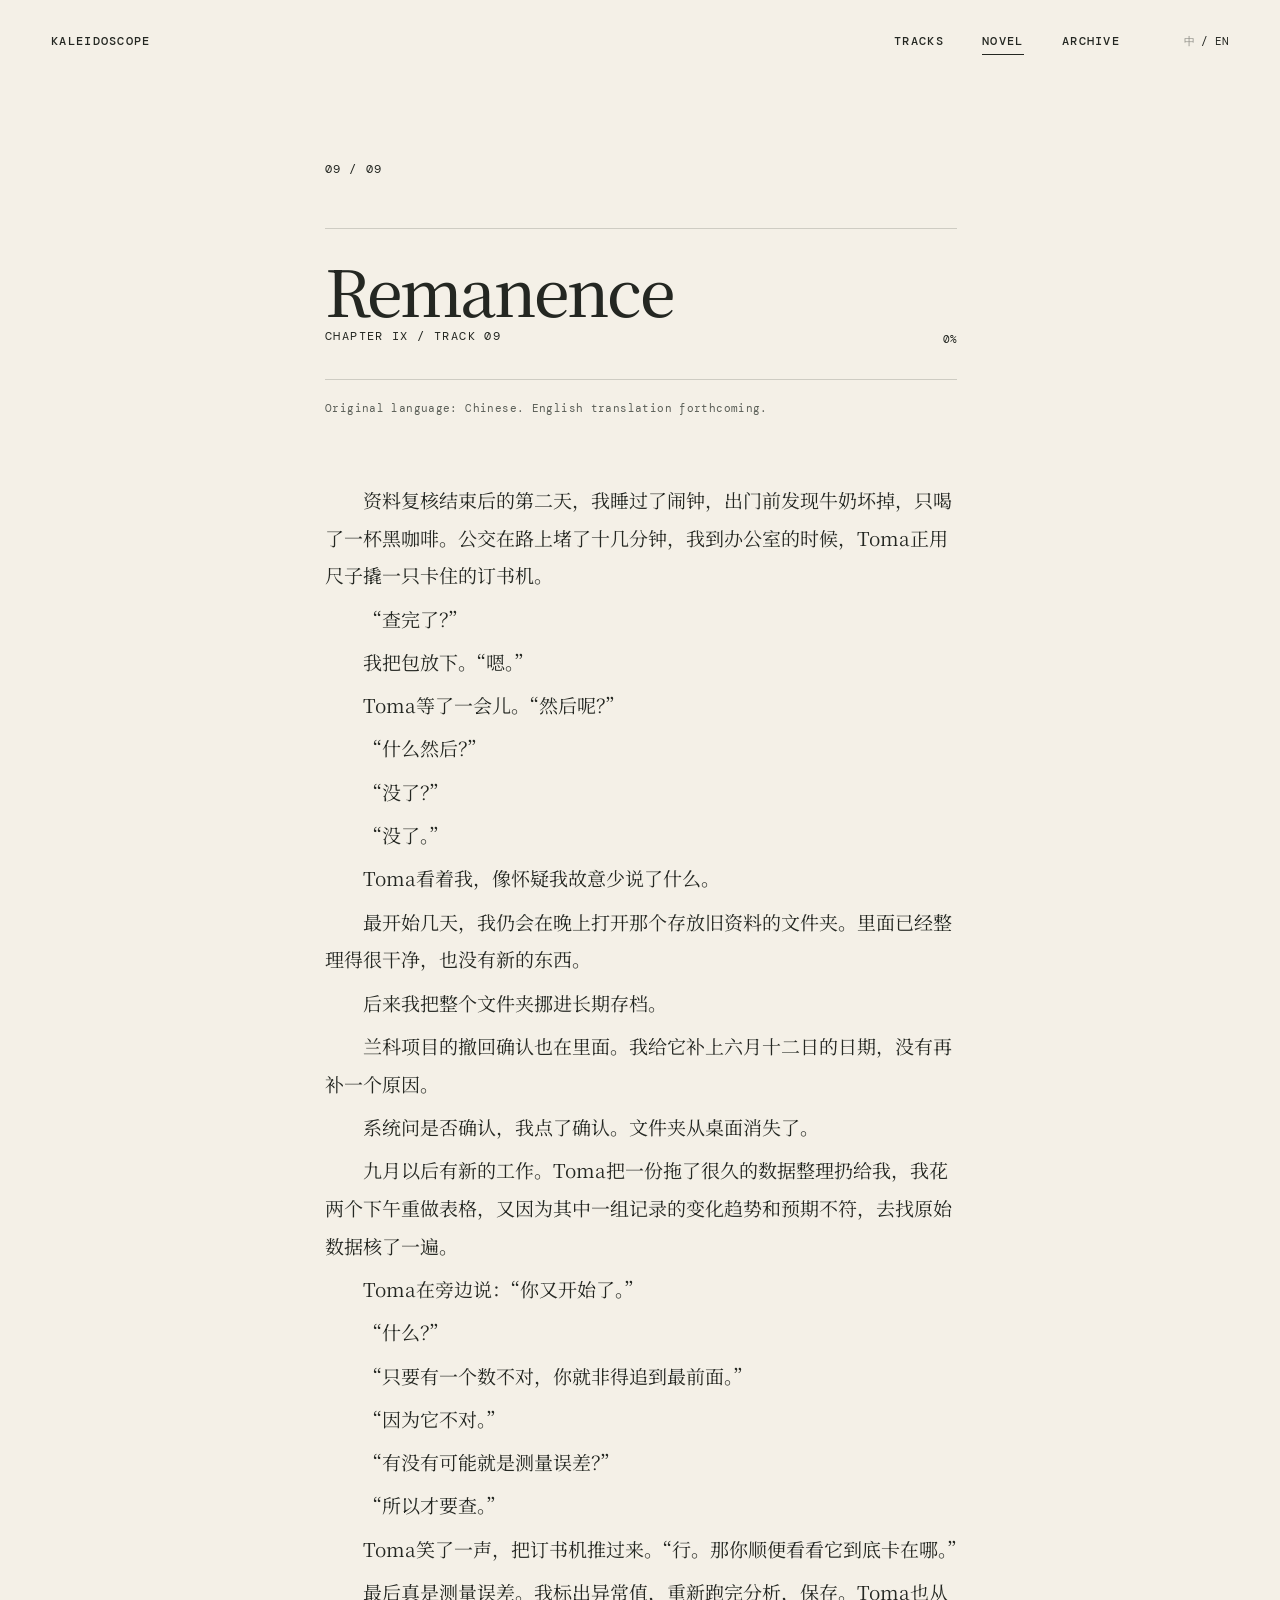
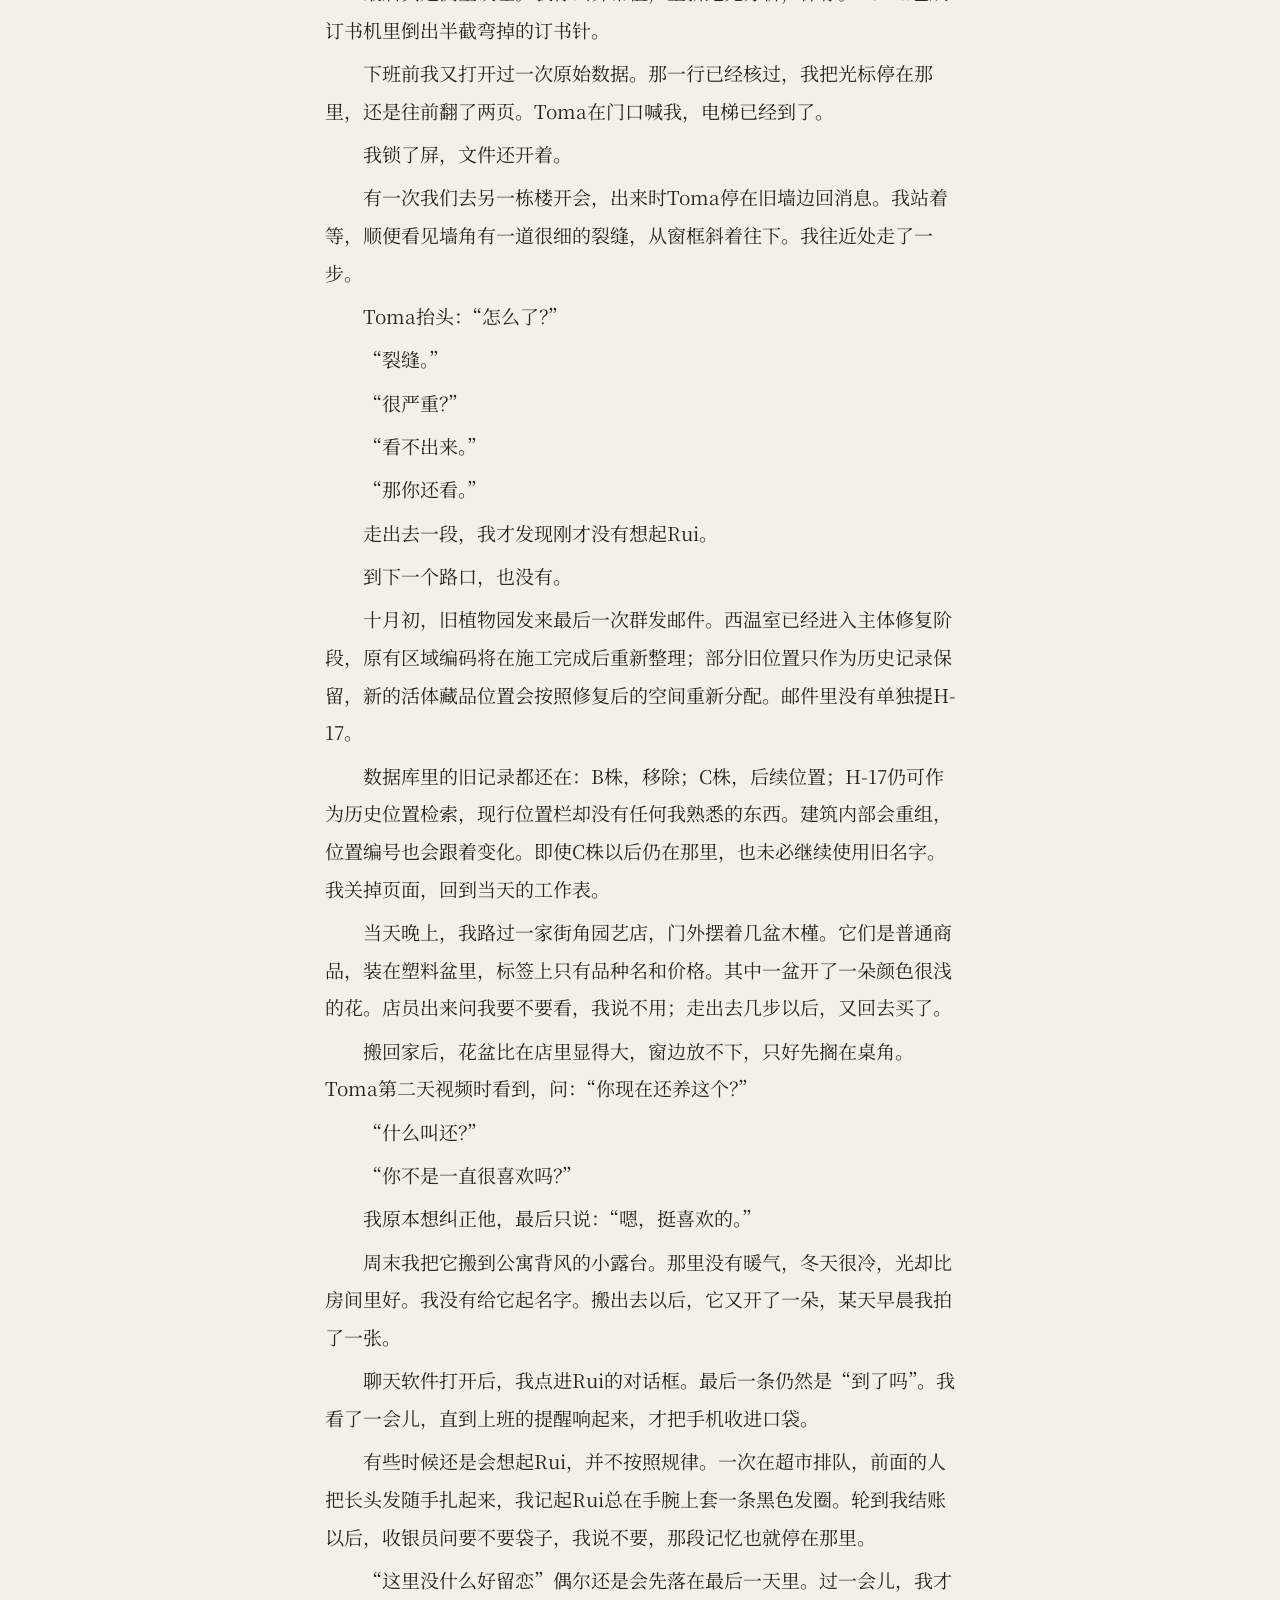
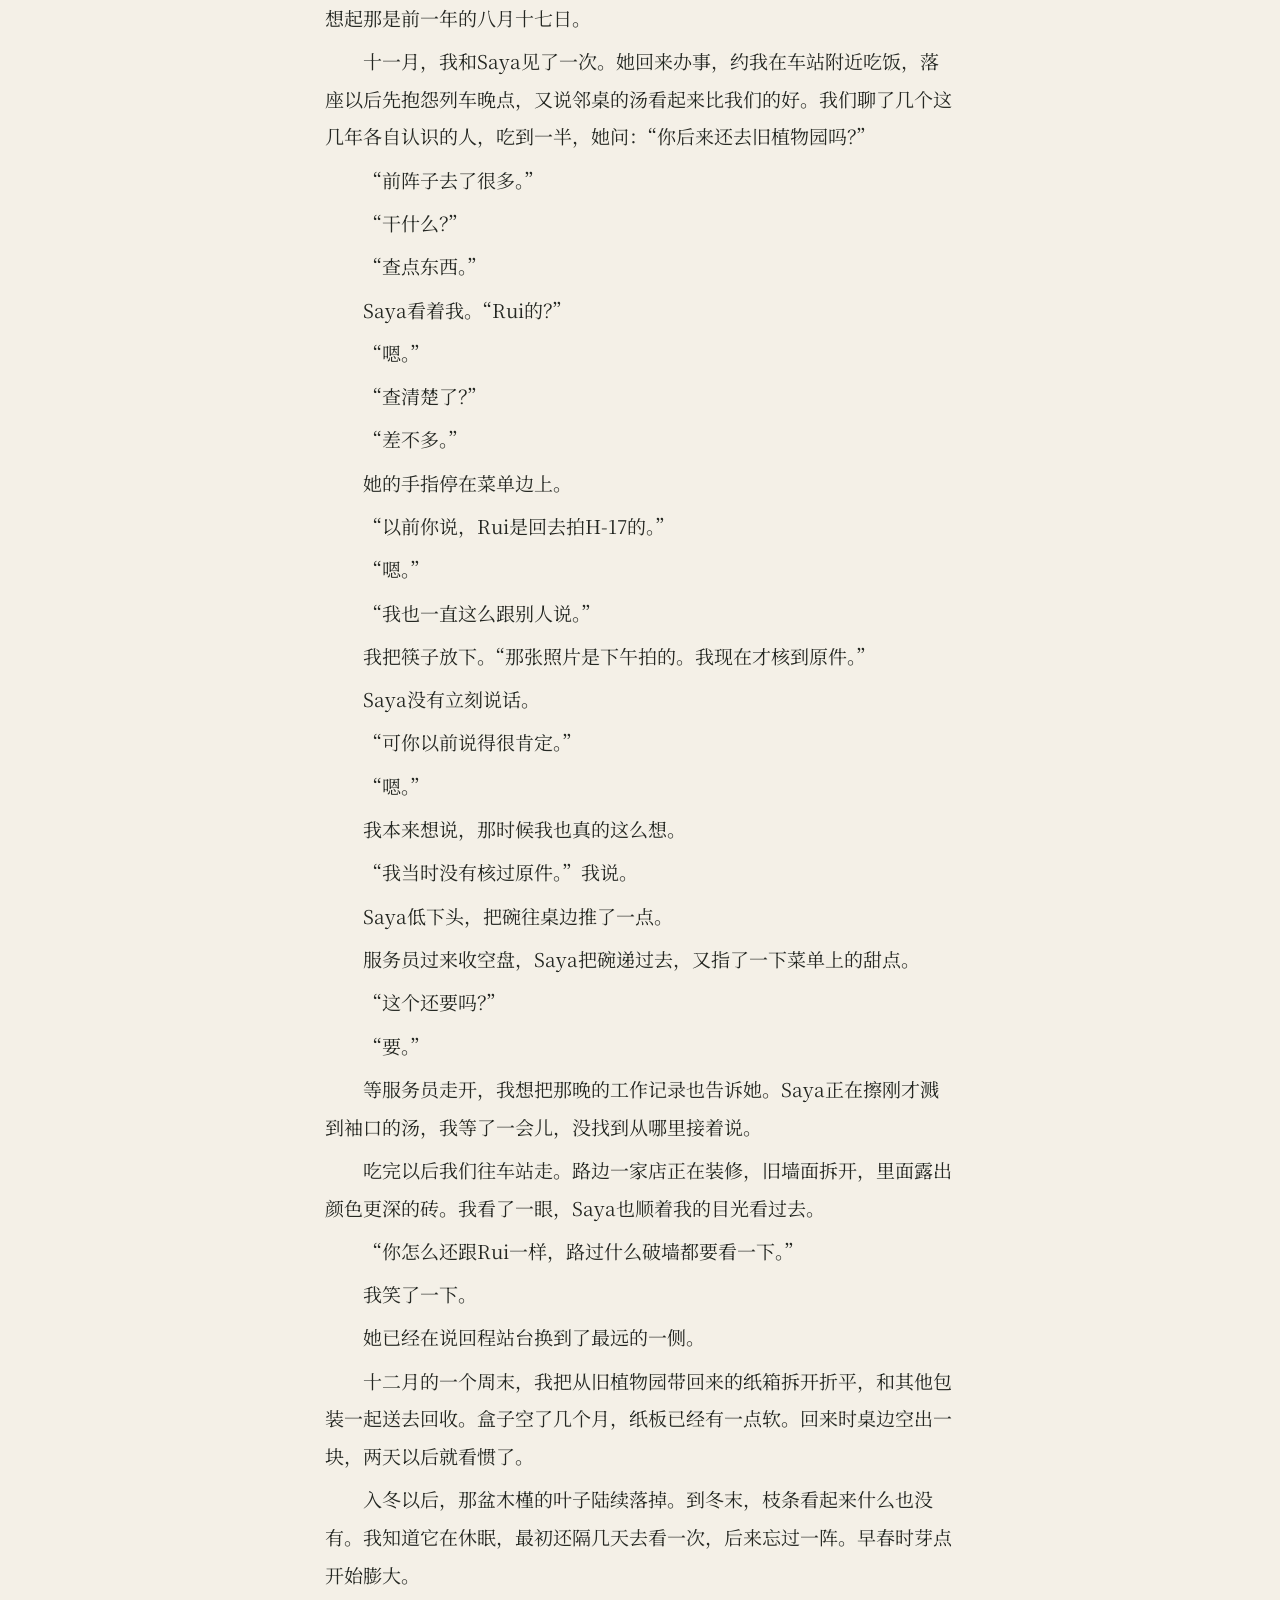
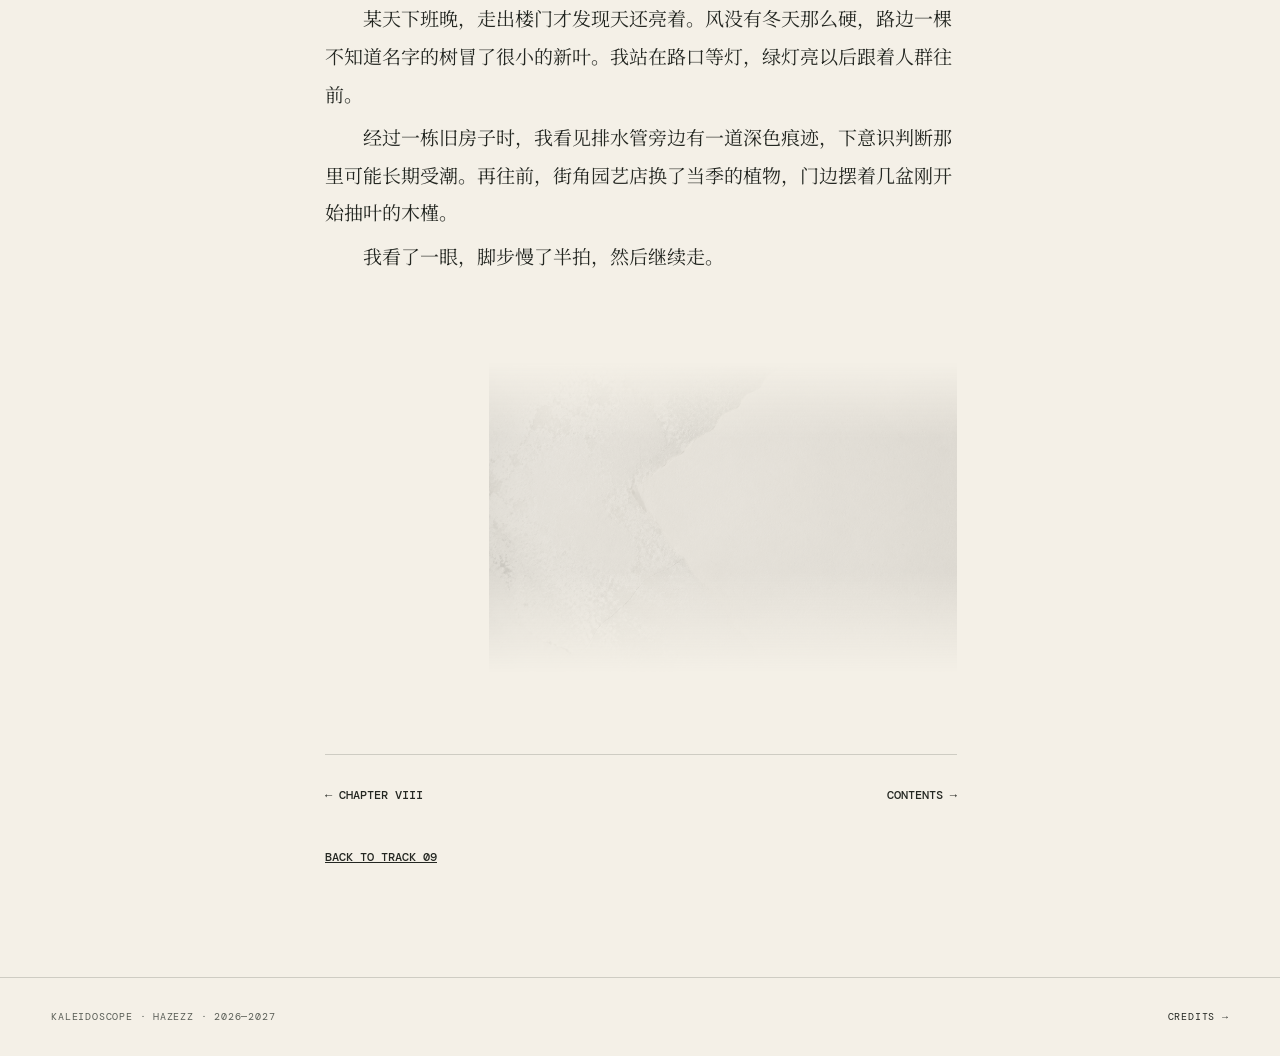
<file: novel/09-remanence.html>
<!doctype html>
<html lang="en">
<head>
  <meta charset="utf-8">
  <meta name="viewport" content="width=device-width, initial-scale=1">
  <meta name="description" content="Chapter IX, Remanence — from the Kaleidoscope companion novel.">
  <title>IX. Remanence — Kaleidoscope</title>
  <link rel="stylesheet" href="../css/main.css?v=20260909l">
  <link rel="stylesheet" href="../css/novel.css?v=20260909m">
  <script src="../js/i18n.js?v=20260909j" defer></script>
</head>
<body class="reader-page post-shift">
  <div class="reading-progress" aria-hidden="true"></div>
  <header class="site-header is-scrolled" data-header>
    <a class="brand" href="../index.html">KALEIDOSCOPE</a>
    <button class="menu-toggle" type="button" aria-expanded="false" aria-controls="site-nav" data-i18n="nav.menu">Menu</button>
    <nav class="site-nav" id="site-nav" aria-label="Primary navigation" data-i18n-aria-label="nav.label">
      <a href="../tracks.html" data-i18n="nav.tracks">Tracks</a>
      <a href="../novel.html" aria-current="page" data-i18n="nav.novel">Novel</a>
      <a href="../archive.html" data-i18n="nav.archive">Archive</a>
      <span class="language-switch" role="group" aria-label="Language"><button type="button" data-lang="zh" aria-pressed="false">中</button><span aria-hidden="true">/</span><button type="button" data-lang="en" aria-pressed="false">EN</button></span>
    </nav>
  </header>

  <main class="reader-shell">
    <p class="chapter-count">09 / 09</p>
    <header class="chapter-head">
      <div>
        <h1>Remanence</h1>
        <p class="chapter-state" data-chapter="IX" data-track="09">Chapter IX / Track 09</p>
      </div>
      <span class="progress-label" data-progress-label>0%</span>
    </header>
    <p class="reader-language-note" data-lang-only="en" data-i18n="novel.languageNote" hidden>Original language: Chinese. English translation forthcoming.</p>

    <article class="reader-content" lang="zh-Hans" data-content="../content/09-remanence.md?v=20261031a">
      <p class="placeholder-note" data-i18n="reader.loading">Loading chapter…</p>
    </article>

    <footer class="reader-footer">
      <nav class="reader-nav" aria-label="Chapter navigation">
        <a href="08-oleander.html">← Chapter VIII</a>
        <a href="../novel.html">Contents →</a>
      </nav>
      <a class="back-track" href="../tracks.html#track-09">Back to track 09</a>
    </footer>
  </main>

  <script src="../js/main.js?v=20260909j"></script>
  <script src="../js/reader.js?v=20261031a"></script>
</body>
</html>
</file>
<file: css/main.css>
@import url('https://fonts.googleapis.com/css2?family=DM+Mono:wght@300;400;500&family=Instrument+Sans:wght@400;500;600&family=Instrument+Serif:ital@0;1&family=Noto+Sans+SC:wght@400;500;600&family=Noto+Serif+SC:wght@400;500&display=swap');

:root {
  --paper: #ece7db;
  --paper-soft: #f4f0e7;
  --paper-deep: #d8d4c8;
  --ink: #242722;
  --ink-soft: #595d56;
  --sage: #747c70;
  --sage-dark: #50594f;
  --sage-pale: #c4c8bc;
  --glass-blue: #6f7c84;
  --cold-gray: #9ba1a0;
  --line: rgba(36, 39, 34, .18);
  --serif: "Noto Serif SC", "Songti SC", "STSong", Georgia, serif;
  --sans: "Instrument Sans", "Noto Sans SC", "PingFang SC", "Microsoft YaHei", sans-serif;
  --display: "Instrument Serif", "Noto Serif SC", Georgia, serif;
  --mono: "DM Mono", "SFMono-Regular", Consolas, monospace;
  --gutter: clamp(1.25rem, 4vw, 4.5rem);
  --header-h: 5.25rem;
}

* { box-sizing: border-box; }
html { scroll-behavior: smooth; }
body {
  margin: 0;
  background: var(--paper-soft);
  color: var(--ink);
  font-family: var(--sans);
  -webkit-font-smoothing: antialiased;
}
a { color: inherit; }
button { color: inherit; }
::selection { background: var(--glass-blue); color: var(--paper-soft); }
:focus-visible { outline: 1px solid var(--glass-blue); outline-offset: 5px; }

.site-header {
  position: fixed;
  z-index: 30;
  top: 0;
  left: 0;
  right: 0;
  height: var(--header-h);
  display: flex;
  align-items: center;
  justify-content: space-between;
  padding: 0 var(--gutter);
  border-bottom: 1px solid transparent;
  transition: background-color .25s ease, border-color .25s ease;
}
.site-header.is-scrolled {
  background: color-mix(in srgb, var(--paper-soft) 88%, transparent);
  border-color: var(--line);
  -webkit-backdrop-filter: blur(16px);
  backdrop-filter: blur(16px);
}
.home .site-header { color: #20231d; }
.brand,
.site-nav a,
.menu-toggle {
  font: 500 .73rem/1 var(--mono);
  letter-spacing: .11em;
  text-transform: uppercase;
  text-decoration: none;
}
.site-nav { display: flex; gap: clamp(1.25rem, 3vw, 3.5rem); }
.site-nav a { position: relative; padding: .45rem 0; }
.site-nav a::after {
  content: "";
  position: absolute;
  left: 0;
  right: 100%;
  bottom: 0;
  height: 1px;
  background: currentColor;
  transition: right .25s ease;
}
.site-nav a:hover::after,
.site-nav a[aria-current="page"]::after { right: 0; }
.language-switch {
  display: inline-flex;
  gap: .38rem;
  align-items: center;
  margin-left: clamp(.75rem, 2vw, 2rem);
  font: 400 .68rem/1 var(--mono);
  letter-spacing: .06em;
}
.language-switch button {
  border: 0;
  padding: .45rem 0;
  background: none;
  color: inherit;
  font: inherit;
  cursor: pointer;
  opacity: .48;
}
.language-switch button:hover,
.language-switch button.is-active { opacity: 1; }
.menu-toggle { display: none; border: 0; background: none; padding: .6rem 0; }

.hero {
  position: relative;
  min-height: 100svh;
  overflow: hidden;
  background: var(--paper);
}
.hero-image,
.hero-wash { position: absolute; inset: -6px; }
.hero-image {
  background: url("../assets/images/kaleidoscope-hero.png") center/cover no-repeat;
  opacity: .72;
  -webkit-mask-image: linear-gradient(90deg, transparent 0%, rgba(0,0,0,.18) 27%, #000 63%);
  mask-image: linear-gradient(90deg, transparent 0%, rgba(0,0,0,.18) 27%, #000 63%);
  transform: translate3d(var(--parallax-x, 0), var(--parallax-y, 0), 0) scale(1.015);
  will-change: transform;
}
.hero-wash {
  background:
    linear-gradient(90deg, rgba(236,231,219,.12) 0%, rgba(236,231,219,.04) 58%, rgba(111,124,132,.08) 100%),
    linear-gradient(0deg, rgba(36,39,34,.08), transparent 30%);
}
.hero-copy {
  position: absolute;
  z-index: 2;
  left: var(--gutter);
  top: 50%;
  width: min(43rem, calc(100% - 2 * var(--gutter)));
  transform: translateY(-43%);
}
.eyebrow,
.section-index,
.kicker {
  margin: 0;
  font: 400 .7rem/1.5 var(--mono);
  letter-spacing: .13em;
  text-transform: uppercase;
}
.hero h1 {
  position: relative;
  margin: .75rem 0 0;
  font: 400 clamp(4rem, 8.2vw, 8rem)/.9 var(--display);
  letter-spacing: -.035em;
  text-transform: uppercase;
}
.hero-cn {
  margin: .65rem 0 0 .08em;
  font: 500 clamp(.95rem, 1.3vw, 1.25rem)/1.4 var(--serif);
  letter-spacing: .2em;
}
.hero-meta {
  margin: clamp(3rem, 7vh, 5.75rem) 0 0;
  font: 400 .72rem/1.4 var(--mono);
  letter-spacing: .12em;
  text-transform: uppercase;
}
.scroll-cue {
  position: absolute;
  z-index: 3;
  left: 50%;
  bottom: 1.7rem;
  display: grid;
  width: 3rem;
  height: 3rem;
  place-items: center;
  border: 1px solid rgba(37,39,32,.28);
  border-radius: 50%;
  background: rgba(241,235,220,.54);
  font-size: 1.25rem;
  text-decoration: none;
  transform: translateX(-50%);
  transition: transform .25s ease, background .25s ease;
}
.scroll-cue:hover { transform: translateX(-50%) translateY(3px); background: var(--paper-soft); }

.page-grid {
  display: grid;
  grid-template-columns: minmax(5.5rem, 1fr) minmax(0, 4fr);
  gap: 2rem;
  padding-inline: var(--gutter);
}
.entrance {
  position: relative;
  min-height: 62vh;
  display: flex;
  align-items: center;
  padding-top: clamp(6rem, 11vw, 9rem);
  padding-bottom: clamp(6rem, 11vw, 9rem);
  padding-inline: var(--gutter);
  background: var(--sage-dark);
  color: var(--paper-soft);
  overflow: hidden;
}
.entrance-portals {
  position: relative;
  z-index: 2;
  width: min(46rem, 72vw);
  border-top: 1px solid rgba(244, 240, 231, .3);
}
.entrance-portals a {
  display: grid;
  grid-template-columns: 4rem 1fr auto;
  gap: 1.5rem;
  align-items: center;
  min-height: 6rem;
  border-bottom: 1px solid rgba(244, 240, 231, .3);
  text-decoration: none;
  transition: padding .25s ease, background-color .25s ease;
}
.entrance-portals a:hover {
  padding-inline: 1rem;
  background: rgba(244, 240, 231, .06);
}
.entrance-portals span { font: 400 .7rem/1 var(--mono); letter-spacing: .1em; }
.entrance-portals strong {
  font: 400 clamp(1.55rem, 3vw, 2.8rem)/1 var(--display);
  letter-spacing: -.025em;
  text-transform: uppercase;
}
.entrance-fragment {
  position: absolute;
  right: 0;
  bottom: 0;
  width: clamp(20rem, 35vw, 38rem);
  height: 64%;
  border: 1px solid rgba(244, 240, 231, .24);
  background: url("../assets/images/research-greenhouse.jpg") 74% center / cover no-repeat;
  opacity: .065;
  filter: grayscale(.82) contrast(.9);
  mix-blend-mode: luminosity;
  -webkit-mask-image: linear-gradient(135deg, transparent 0%, #000 42%);
  mask-image: linear-gradient(135deg, transparent 0%, #000 42%);
}
.entrance-fragment::after {
  content: "";
  position: absolute;
  inset: 8%;
  border: 1px dashed currentColor;
}
.entrance-fragment span {
  position: absolute;
  left: .75rem;
  bottom: .65rem;
  font: .58rem/1 var(--mono);
  letter-spacing: .08em;
  text-transform: uppercase;
}
.text-link,
.bracket-link {
  display: inline-flex;
  gap: .75rem;
  align-items: center;
  font: 500 .76rem/1 var(--mono);
  letter-spacing: .09em;
  text-transform: uppercase;
  text-decoration: none;
}
.text-link { border-bottom: 1px solid currentColor; padding-bottom: .55rem; }

.home-track-preview {
  padding: clamp(6rem, 11vw, 10rem) var(--gutter);
  background: var(--paper-soft);
}
.preview-head {
  display: grid;
  grid-template-columns: minmax(5.5rem, 1fr) minmax(0, 4fr);
  gap: 2rem;
  align-items: end;
  margin-bottom: clamp(3.5rem, 7vw, 6rem);
}
.preview-head h2 {
  margin: 0;
  font: 500 clamp(3rem, 7vw, 7rem)/.9 var(--sans);
  letter-spacing: -.07em;
  text-transform: uppercase;
}
.preview-list { border-top: 1px solid var(--line); }
.preview-list a {
  display: grid;
  grid-template-columns: minmax(5.5rem, 1fr) minmax(0, 4fr) auto;
  gap: 2rem;
  align-items: center;
  min-height: 5.5rem;
  border-bottom: 1px solid var(--line);
  text-decoration: none;
  transition: padding .25s ease, background-color .25s ease;
}
.preview-list a:hover {
  padding-inline: 1rem;
  background: color-mix(in srgb, var(--glass-blue) 12%, transparent);
}
.preview-list span { font: 400 .72rem/1 var(--mono); }
.preview-list strong {
  font: 500 clamp(1.1rem, 2vw, 1.7rem)/1.2 var(--sans);
  letter-spacing: -.025em;
}
.preview-list strong[lang] { font-family: var(--serif); }
.preview-all { margin-top: 3rem; }

.site-page { padding-top: var(--header-h); min-height: 100vh; }
.page-intro {
  min-height: 62vh;
  align-items: end;
  padding-top: 8rem;
  padding-bottom: clamp(4rem, 8vw, 7rem);
  background: var(--paper);
  border-bottom: 1px solid var(--line);
}
.page-intro h1,
.directory-head h1 {
  margin: .65rem 0 1.5rem;
  font: 500 clamp(3.1rem, 8vw, 8rem)/.92 var(--sans);
  letter-spacing: -.07em;
  text-transform: uppercase;
}
.lede { max-width: 39rem; margin: 0; color: var(--ink-soft); font-size: clamp(1rem, 1.4vw, 1.22rem); line-height: 1.55; }

.track-list { background: var(--paper-soft); }
.track {
  position: relative;
  min-height: clamp(22rem, 42vh, 28rem);
  display: grid;
  grid-template-columns: minmax(5.5rem, 1fr) minmax(14rem, 2.5fr) minmax(10rem, 1.5fr);
  gap: 2rem;
  align-items: center;
  padding: clamp(3rem, 7vw, 6.5rem) var(--gutter);
  border-bottom: 1px solid var(--line);
  overflow: hidden;
  transition: background-color .35s ease, color .35s ease;
}
.track.has-fragment { min-height: clamp(28rem, 56vh, 36rem); }
.track::before {
  content: "";
  position: absolute;
  inset: 0;
  opacity: 0;
  background: linear-gradient(120deg, rgba(111,124,132,.13), rgba(236,231,219,.18));
  transition: opacity .35s ease;
}
.track:hover::before { opacity: 1; }
.track > * { position: relative; z-index: 1; }
.track-mark {
  position: absolute;
  z-index: 2;
  left: var(--gutter);
  bottom: clamp(1.5rem, 3vw, 2.25rem);
  width: 4.4rem;
  height: 1.35rem;
  fill: none;
  stroke: currentColor;
  stroke-width: 1;
  stroke-linecap: square;
  opacity: .32;
}
.track-fragment {
  position: absolute;
  z-index: 0;
  margin: 0;
  pointer-events: none;
  mix-blend-mode: multiply;
}
.track-fragment img {
  display: block;
  width: 100%;
  height: 100%;
  object-fit: cover;
  filter: grayscale(.7) contrast(.88) saturate(.45);
}
.track-fragment-03 {
  top: 13%;
  right: 5%;
  width: clamp(9rem, 22vw, 21rem);
  height: 72%;
  opacity: .34;
  -webkit-mask-image: linear-gradient(90deg, transparent 0%, #000 22%, #000 76%, transparent 100%);
  mask-image: linear-gradient(90deg, transparent 0%, #000 22%, #000 76%, transparent 100%);
}
.track-fragment-03 img { object-position: 51% center; }
.track-fragment-03 span,
.track-fragment-04 span,
.track-fragment-08 span,
.track-fragment-09 span {
  position: absolute;
  z-index: 2;
  right: .85rem;
  bottom: .75rem;
  font: .58rem/1 var(--mono);
  letter-spacing: .1em;
  text-transform: uppercase;
}
.track-fragment-04 {
  right: 3%;
  bottom: 8%;
  width: min(38vw, 37rem);
  height: 54%;
  opacity: .3;
  -webkit-mask-image: linear-gradient(90deg, transparent, #000 24%, #000 88%, transparent);
  mask-image: linear-gradient(90deg, transparent, #000 24%, #000 88%, transparent);
}
.track-fragment-04 img { object-position: 18% 50%; }
.track-fragment-05 {
  top: 12%;
  right: 24%;
  width: clamp(10rem, 23vw, 22rem);
  height: 74%;
  opacity: .42;
  background: url("../assets/images/fragment-condensation.jpg") center / cover no-repeat;
  filter: grayscale(.62) contrast(.9);
  -webkit-mask-image: linear-gradient(90deg, transparent, #000 18%, #000 82%, transparent);
  mask-image: linear-gradient(90deg, transparent, #000 18%, #000 82%, transparent);
}
.track-fragment-05::before,
.track-fragment-05::after {
  content: "";
  position: absolute;
  inset: 0;
  background: inherit;
  mix-blend-mode: multiply;
}
.track-fragment-05::before {
  opacity: .52;
  filter: sepia(.35) hue-rotate(154deg) saturate(.9);
  clip-path: polygon(0 0, 100% 0, 100% 46%, 0 52%);
  transform: translateX(-3px);
}
.track-fragment-05::after {
  opacity: .45;
  filter: sepia(.25) hue-rotate(318deg) saturate(.75);
  clip-path: polygon(0 52%, 100% 46%, 100% 100%, 0 100%);
  transform: translateX(3px);
}
.track-fragment-05 span {
  position: absolute;
  z-index: 2;
  font: .58rem/1 var(--mono);
  letter-spacing: .1em;
  text-transform: uppercase;
}
.track-fragment-05 span { right: .4rem; bottom: .5rem; }
.track-shift:hover .track-fragment-05::before { transform: translateX(-5px); }
.track-shift:hover .track-fragment-05::after { transform: translateX(5px); }
.track-fragment-08 {
  right: 0;
  bottom: 0;
  width: min(42vw, 40rem);
  height: 43%;
  opacity: .16;
  -webkit-mask-image: linear-gradient(90deg, transparent, #000 24%, #000 88%, transparent);
  mask-image: linear-gradient(90deg, transparent, #000 24%, #000 88%, transparent);
}
.track-fragment-08 img { object-position: 50% 44%; filter: grayscale(.78) contrast(1.02) saturate(.3); }
.track-fragment-09 {
  right: 0;
  bottom: 0;
  width: min(44vw, 42rem);
  height: 38%;
  opacity: .34;
  -webkit-mask-image: linear-gradient(90deg, transparent, #000 24%, #000 88%, transparent);
  mask-image: linear-gradient(90deg, transparent, #000 24%, #000 88%, transparent);
}
.track-fragment-09 img { object-position: 60% 42%; }
.track-no { align-self: start; margin: 0; font: 400 .77rem/1 var(--mono); letter-spacing: .12em; }
.track-name h2,
.track-name > p:first-child {
  margin: 0;
  font: 500 clamp(2.2rem, 5.4vw, 5.5rem)/.95 var(--sans);
  letter-spacing: -.055em;
  text-transform: uppercase;
}
.track-name h2 span { font-family: var(--serif); text-transform: none; }
.track-name > p:not(:first-child) { margin: 1rem 0 0; font: 400 .78rem/1.4 var(--mono); letter-spacing: .09em; text-transform: uppercase; }
.track-actions { display: flex; gap: 1rem; justify-self: end; }
.track-actions button,
.track-actions a {
  min-width: 5.25rem;
  padding: .75rem .9rem;
  border: 1px solid currentColor;
  background: transparent;
  font: 500 .7rem/1 var(--mono);
  letter-spacing: .08em;
  text-align: center;
  text-decoration: none;
  text-transform: uppercase;
  cursor: pointer;
}
.track-actions button::before,
.track-actions a::before { content: "[ "; }
.track-actions button::after,
.track-actions a::after { content: " ]"; }
.track-actions button:hover,
.track-actions a:hover { background: var(--ink); color: var(--paper-soft); }
.track-actions button:disabled {
  min-width: 11.5rem;
  border-color: var(--line);
  color: var(--ink-soft);
  cursor: not-allowed;
  opacity: .72;
}
.track-actions button:disabled:hover { background: transparent; color: var(--ink-soft); }
.track-shift { min-height: clamp(30rem, 62vh, 40rem); background: color-mix(in srgb, var(--glass-blue) 14%, var(--paper-soft)); }
.track-shift:hover .track-name { text-shadow: -1px 0 rgba(139,109,88,.34), 1px 0 rgba(111,124,132,.5); }
.track:nth-child(n + 6) .track-name { transform: translateX(1px); }
.track:nth-child(n + 6) { border-bottom-color: color-mix(in srgb, var(--glass-blue) 40%, transparent); }

.archive-grid {
  display: grid;
  grid-template-columns: repeat(12, minmax(0, 1fr));
  gap: 1px;
  padding: 1px var(--gutter);
  background: var(--line);
}
.archive-card {
  min-height: 28rem;
  display: grid;
  grid-template-rows: minmax(0, 1fr) auto;
  background: var(--paper-soft);
  overflow: hidden;
}
.archive-card--cover { grid-column: span 7; min-height: 34rem; }
.archive-card--glass { grid-column: span 5; min-height: 34rem; }
.archive-card--mesh,
.archive-card--paper,
.archive-card--dusk { grid-column: span 4; }
.archive-card--research { grid-column: span 8; min-height: 32rem; }
.archive-card--box { grid-column: span 4; min-height: 32rem; }
.archive-card--corridor { grid-column: span 5; }
.archive-card--label { grid-column: span 3; }
.archive-card--beds { grid-column: span 4; }
.archive-card--survey { grid-column: 1 / -1; min-height: 31rem; }
.archive-card--raw { grid-column: span 3; min-height: 31rem; }
.archive-card--entry { grid-column: span 5; }
.archive-card--ingest { grid-column: span 7; }
.archive-card--marks { grid-column: 1 / -1; min-height: 19rem; }
.archive-evidence { grid-column: 1 / -1; background: var(--paper-soft); }
.archive-evidence summary {
  padding: 1.5rem;
  color: var(--ink-soft);
  font: 400 .78rem/1.8 var(--sans);
  letter-spacing: .04em;
  cursor: pointer;
}
.archive-evidence[open] summary { border-bottom: 1px solid var(--line); }
.archive-evidence-grid {
  display: grid;
  grid-template-columns: repeat(3, minmax(0, 1fr));
  gap: 1px;
  background: var(--line);
}
.archive-evidence:not([open]) .archive-evidence-grid { display: none; }
.archive-evidence-grid .archive-card { grid-column: auto; min-height: 26rem; }
.archive-card figure {
  min-height: 0;
  margin: 0;
  overflow: hidden;
  background: var(--paper-deep);
}
.archive-card img {
  display: block;
  width: 100%;
  height: 100%;
  object-fit: cover;
  opacity: .8;
  filter: grayscale(.52) saturate(.5) contrast(.9);
  mix-blend-mode: multiply;
  transition: transform .7s cubic-bezier(.2,.7,.2,1), filter .45s ease, opacity .45s ease;
}
.archive-card--cover img { object-position: 71% center; }
.archive-card--mesh img { object-position: 17% center; }
.archive-card--paper img { object-position: 64% center; }
.archive-card--glass img { object-position: 36% center; }
.archive-card--dusk img { object-position: 64% center; }
.archive-card--research img { object-position: 66% center; }
.archive-card--box img { object-position: center 56%; }
.archive-card--corridor img { object-position: center; }
.archive-card--label img { object-position: 47% center; }
.archive-card--beds img { object-position: center 58%; }
.archive-card--survey img { object-position: 57% center; filter: grayscale(.18) saturate(.62) contrast(.96); }
.archive-card--raw img { transform: scale(2.3); transform-origin: 18% 10%; }
.archive-card--entry img { transform: scale(2.3); transform-origin: 15% 10%; }
.archive-card--ingest img { transform: scale(2.3); transform-origin: 12% 10%; }
.archive-card:hover img { transform: scale(1.018); filter: grayscale(.35) saturate(.64) contrast(.94); opacity: .9; }
.archive-card--raw:hover img { transform: scale(2.34); }
.archive-card--entry:hover img { transform: scale(2.34); }
.archive-card--ingest:hover img { transform: scale(2.34); }
.archive-meta {
  display: grid;
  grid-template-columns: 1fr auto;
  gap: .7rem 1.5rem;
  padding: 1.35rem 1.5rem 1.5rem;
  border-top: 1px solid var(--line);
}
.archive-meta h2 { grid-column: 1 / -1; }
.archive-card p,
.archive-card span,
.archive-status { font: .7rem/1.4 var(--mono); letter-spacing: .09em; text-transform: uppercase; }
.archive-card p { margin: 0; }
.archive-card h2 { margin: 0; font: 500 clamp(1.1rem, 2vw, 1.7rem)/1.05 var(--sans); letter-spacing: -.035em; text-transform: uppercase; }
.archive-card span { color: var(--ink-soft); }
.archive-status { margin: 0; padding: 2.5rem var(--gutter) 6rem; color: var(--ink-soft); }
.archive-mark-set {
  display: grid;
  grid-template-columns: repeat(3, minmax(0, 1fr));
  gap: clamp(1.2rem, 3vw, 2.5rem) clamp(2rem, 7vw, 7rem);
  align-content: center;
  padding: clamp(2.5rem, 6vw, 5rem);
}
.archive-mark-set svg {
  width: min(100%, 8rem);
  height: 1.5rem;
  fill: none;
  stroke: currentColor;
  stroke-width: 1;
  opacity: .52;
}

.credit-list { padding: clamp(5rem, 10vw, 9rem) var(--gutter); }
.credit-list > div {
  display: grid;
  grid-template-columns: minmax(16rem, 2fr) 1fr;
  gap: 2rem;
  padding: 1.6rem 0;
  border-bottom: 1px solid var(--line);
  font-size: clamp(.9rem, 1.35vw, 1.15rem);
}
.credit-list strong { font-weight: 500; }
.credit-list p { margin: 5rem 0 0; font: .72rem/1.4 var(--mono); letter-spacing: .08em; text-transform: uppercase; }

@media (max-width: 760px) {
  :root { --header-h: 4.5rem; }
  .menu-toggle { display: block; }
  .site-nav {
    position: absolute;
    top: 100%;
    left: 0;
    right: 0;
    display: none;
    flex-direction: column;
    gap: 0;
    padding: .8rem var(--gutter) 1.4rem;
    background: var(--paper-soft);
    border-bottom: 1px solid var(--line);
  }
  .site-nav.is-open { display: flex; }
  .site-nav a { padding: .85rem 0; }
  .language-switch { margin: .65rem 0 0; padding-top: .35rem; }
  .hero-copy { transform: translateY(-38%); }
  .hero h1 { font-size: clamp(3rem, 13vw, 5rem); }
  .hero-wash { background: linear-gradient(90deg, rgba(236,231,219,.72), rgba(236,231,219,.2)); }
  .page-grid { grid-template-columns: 1fr; }
  .entrance-portals { width: 100%; }
  .entrance-portals a { grid-template-columns: 2.5rem 1fr auto; min-height: 5.25rem; gap: .8rem; }
  .entrance-fragment { right: 0; width: 52vw; height: 48%; opacity: .055; }
  .preview-head { grid-template-columns: 1fr; }
  .preview-list a { grid-template-columns: 2.5rem 1fr auto; gap: .8rem; }
  .page-intro { min-height: 54vh; gap: 3rem; }
  .track {
    min-height: 23rem;
    grid-template-columns: 1fr auto;
    align-content: space-between;
    gap: 2.5rem 1rem;
  }
  .track.has-fragment,
  .track-shift { min-height: 27rem; }
  .track-name { grid-column: 1 / -1; }
  .track-actions { justify-self: start; }
  .track-mark { left: auto; right: var(--gutter); bottom: 1.35rem; width: 3.75rem; }
  .track-fragment-03 { right: 3%; width: 34vw; opacity: .3; }
  .track-fragment-04 { right: 0; width: 72vw; opacity: .23; }
  .track-fragment-05 { right: 10%; width: 48vw; opacity: .32; }
  .track-fragment-08 { width: 76vw; height: 31%; opacity: .13; }
  .track-fragment-09 { width: 78vw; height: 31%; opacity: .28; }
  .archive-grid { grid-template-columns: 1fr; }
  .archive-evidence-grid { grid-template-columns: 1fr; }
  .archive-card,
  .archive-card--cover,
  .archive-card--mesh,
  .archive-card--paper,
  .archive-card--glass,
  .archive-card--dusk,
  .archive-card--research,
  .archive-card--box,
  .archive-card--corridor,
  .archive-card--label,
  .archive-card--beds,
  .archive-card--survey,
  .archive-card--raw,
  .archive-card--entry,
  .archive-card--ingest,
  .archive-card--marks { grid-column: 1; min-height: 22rem; }
  .archive-card--marks { min-height: 17rem; }
  .archive-mark-set { gap: 1.5rem 2.5rem; padding: 2.5rem 1.5rem; }
  .credit-list > div { grid-template-columns: 1fr; gap: .65rem; }
}

@media (prefers-reduced-motion: reduce) {
  html { scroll-behavior: auto; }
  *, *::before, *::after { animation-duration: .01ms !important; animation-iteration-count: 1 !important; transition-duration: .01ms !important; }
  .hero-image { transform: none; }
}

/* 2026-09 information architecture */
.master-index {
  padding: clamp(6rem, 10vw, 9rem) var(--gutter) clamp(7rem, 12vw, 11rem);
  background: var(--paper-soft);
}
.master-index-head {
  display: grid;
  grid-template-columns: minmax(5.5rem, 1fr) minmax(16rem, 2.25fr) minmax(15rem, 1.75fr);
  gap: 2rem;
  align-items: end;
  margin-bottom: clamp(3.5rem, 6vw, 5.5rem);
}
.master-index-head h2,
.home-archive h2,
.compact-intro h1 {
  margin: 0;
  font: 400 clamp(3rem, 7vw, 7rem)/.9 var(--display);
  letter-spacing: -.045em;
  text-transform: uppercase;
}
.master-index-head > p:last-child {
  max-width: 26rem;
  margin: 0;
  color: var(--ink-soft);
  font-size: clamp(.95rem, 1.35vw, 1.15rem);
  line-height: 1.55;
}
.master-index-labels,
.master-index-list article {
  display: grid;
  grid-template-columns: 4rem minmax(12rem, 2.2fr) minmax(10rem, 1.4fr) minmax(7rem, 1fr);
  gap: 1.5rem;
  align-items: center;
}
.master-index-list article[id],
.track-row,
.archive-card { scroll-margin-top: calc(var(--header-h) + 1rem); }
.master-index-labels {
  padding: 0 0 .8rem;
  border-bottom: 1px solid var(--ink);
  color: var(--ink-soft);
  font: 400 .62rem/1 var(--mono);
  letter-spacing: .11em;
  text-transform: uppercase;
}
.master-index-labels span:first-child { grid-column: 2; }
.master-index-list article {
  min-height: 5.25rem;
  border-bottom: 1px solid var(--line);
  transition: padding .25s ease, background-color .25s ease;
}
.master-index-list article:hover {
  padding-inline: .8rem;
  background: color-mix(in srgb, var(--glass-blue) 9%, transparent);
}
.master-index-list article > span:first-child,
.master-index-list article > span:nth-child(3) {
  color: var(--ink-soft);
  font: 400 .66rem/1.35 var(--mono);
  letter-spacing: .08em;
  text-transform: uppercase;
}
.master-index-list article > a:nth-child(2) {
  display: flex;
  flex-wrap: wrap;
  align-items: baseline;
  gap: .28em .42em;
  font: 500 clamp(1.1rem, 2vw, 1.55rem)/1.1 var(--sans);
  letter-spacing: -.025em;
  text-decoration: none;
}
.master-index-list article > a:nth-child(2)[lang] { font-family: var(--serif); }
.title-gloss {
  color: var(--ink-soft);
  font: italic 400 .68em/1.25 var(--sans);
  letter-spacing: 0;
  text-transform: none;
}
.master-index-list article > a:last-child {
  justify-self: end;
  font: 500 .68rem/1 var(--mono);
  letter-spacing: .07em;
  text-decoration: none;
  text-transform: uppercase;
}

.home-archive {
  padding: clamp(6rem, 10vw, 9rem) var(--gutter);
  background: var(--sage-dark);
  color: var(--paper-soft);
}
.home-archive > header {
  display: grid;
  grid-template-columns: minmax(5.5rem, 1fr) minmax(16rem, 3fr) auto;
  gap: 2rem;
  align-items: end;
  margin-bottom: clamp(3rem, 6vw, 5rem);
}
.home-archive > header .text-link { justify-self: end; }
.home-archive-grid {
  display: grid;
  grid-template-columns: 1.35fr 1fr 1.2fr;
  gap: 1px;
  background: rgba(244,240,231,.22);
}
.home-archive-grid a {
  position: relative;
  min-height: clamp(15rem, 29vw, 28rem);
  overflow: hidden;
  background: var(--sage-dark);
}
.home-archive-grid img {
  display: block;
  width: 100%;
  height: 100%;
  object-fit: cover;
  opacity: .62;
  filter: grayscale(.55) saturate(.48) contrast(.92);
  mix-blend-mode: luminosity;
  transition: transform .55s ease, opacity .35s ease;
}
.home-archive-grid a:nth-child(2) img { object-position: 44% center; }
.home-archive-grid a:nth-child(3) img { object-position: 52% center; }
.home-archive-grid a:hover img { transform: scale(1.018); opacity: .78; }
.home-archive-grid span {
  position: absolute;
  right: .9rem;
  bottom: .8rem;
  padding: .45rem .55rem;
  background: color-mix(in srgb, var(--sage-dark) 76%, transparent);
  font: 400 .58rem/1 var(--mono);
  letter-spacing: .08em;
}

.compact-intro {
  min-height: 40svh;
  display: grid;
  grid-template-columns: minmax(5.5rem, 1fr) minmax(16rem, 2.5fr) minmax(15rem, 1.5fr);
  gap: 2rem;
  align-items: end;
  padding: clamp(6rem, 10vw, 9rem) var(--gutter) clamp(3.5rem, 6vw, 5.5rem);
  background: var(--paper);
  border-bottom: 1px solid var(--line);
}
.compact-intro .lede { align-self: end; }

.tracks-index {
  display: grid;
  grid-template-columns: minmax(31rem, 7fr) minmax(22rem, 5fr);
  gap: clamp(2rem, 5vw, 5rem);
  padding: clamp(4rem, 7vw, 6.5rem) var(--gutter) clamp(7rem, 11vw, 10rem);
  background: var(--paper-soft);
}
.tracks-rows { border-top: 1px solid var(--ink); }
.track-row {
  display: grid;
  grid-template-columns: 2.8rem minmax(9rem, 1.8fr) 4.5rem minmax(8.5rem, 1.1fr) auto;
  gap: 1rem;
  align-items: center;
  min-height: 5.2rem;
  border-bottom: 1px solid var(--line);
  transition: padding .22s ease, background-color .22s ease;
}
.track-row:hover,
.track-row:focus-visible,
.track-row.is-active {
  padding-inline: .65rem;
  background: color-mix(in srgb, var(--glass-blue) 10%, transparent);
}
.track-row h2 {
  display: flex;
  flex-wrap: wrap;
  align-items: baseline;
  gap: .25em .38em;
  margin: 0;
  font: 500 clamp(1rem, 1.7vw, 1.38rem)/1.1 var(--sans);
  letter-spacing: -.025em;
  text-transform: uppercase;
}
.track-row h2[lang] { font-family: var(--serif); text-transform: none; }
.track-row > svg {
  width: 4.25rem;
  height: 1.15rem;
  fill: none;
  stroke: currentColor;
  stroke-width: 1;
  opacity: .38;
}
.track-row .track-no,
.track-status,
.track-row > a {
  margin: 0;
  color: var(--ink-soft);
  font: 400 .62rem/1.35 var(--mono);
  letter-spacing: .07em;
  text-transform: uppercase;
}
.track-row > a {
  color: var(--ink);
  font-weight: 500;
  text-decoration: none;
}
.track-row > a::before { content: "[ "; }
.track-row > a::after { content: " ]"; }
.track-row > figure { display: none; }
.track-row--shift h2,
.track-row--shift > svg { transform: translateX(3px); }
.track-row--shift.is-active h2 { text-shadow: -1px 0 rgba(139,109,88,.3), 1px 0 rgba(111,124,132,.46); }
.track-preview {
  position: sticky;
  top: calc(var(--header-h) + 2rem);
  align-self: start;
}
.track-preview figure {
  position: relative;
  height: min(68svh, 42rem);
  margin: 0;
  overflow: hidden;
  border: 1px solid var(--line);
  background: var(--paper-deep);
}
.track-preview img {
  display: block;
  width: 100%;
  height: 100%;
  object-fit: cover;
  opacity: .74;
  filter: grayscale(.5) saturate(.48) contrast(.94);
  mix-blend-mode: multiply;
  transition: opacity .18s ease, transform .45s ease;
}
.track-preview img.is-changing { opacity: 0; transform: translateX(4px); }
.track-preview img.is-plate { object-fit: contain; padding: 8%; filter: grayscale(1) contrast(.98); }
.track-preview figcaption {
  position: absolute;
  right: .85rem;
  bottom: .75rem;
  padding: .5rem .6rem;
  background: color-mix(in srgb, var(--paper-soft) 84%, transparent);
  font: 400 .58rem/1 var(--mono);
  letter-spacing: .09em;
}

.archive-intro { grid-template-columns: minmax(5.5rem, 1fr) minmax(16rem, 2fr) minmax(14rem, 1.2fr) !important; }
.archive-intro .archive-system-note {
  align-self: end;
  max-width: 24rem;
  margin: 0;
  color: var(--ink-soft);
  font: 400 .65rem/1.55 var(--mono);
  letter-spacing: .04em;
}
.archive-card[role="button"] { cursor: zoom-in; }
.archive-card[role="button"]:focus-visible { position: relative; z-index: 2; outline-offset: -4px; }
.archive-dialog {
  width: min(82rem, calc(100% - 2 * var(--gutter)));
  max-width: none;
  max-height: calc(100svh - 2 * var(--gutter));
  padding: 0;
  border: 1px solid var(--line);
  background: var(--paper-soft);
  color: var(--ink);
}
.archive-dialog::backdrop { background: rgba(25,28,24,.68); backdrop-filter: blur(5px); }
.archive-dialog-close {
  position: absolute;
  z-index: 3;
  top: 1rem;
  right: 1rem;
  width: 2.6rem;
  height: 2.6rem;
  border: 1px solid var(--line);
  border-radius: 50%;
  background: var(--paper-soft);
  font-size: 0;
  cursor: pointer;
}
.archive-dialog-close::before { content: "×"; font: 300 1.3rem/1 var(--sans); }
.archive-dialog-visual {
  display: grid;
  min-height: min(68svh, 46rem);
  place-items: center;
  overflow: hidden;
  background: var(--paper-deep);
}
.archive-dialog-visual > img {
  display: block;
  width: 100%;
  max-height: min(68svh, 46rem);
  object-fit: contain;
}
.archive-dialog-visual .archive-mark-set { width: 100%; }
.archive-dialog-meta {
  display: grid;
  grid-template-columns: 1fr 2fr 1fr;
  gap: 1.5rem;
  align-items: baseline;
  padding: 1.35rem 1.5rem 1.5rem;
  border-top: 1px solid var(--line);
}
.archive-dialog-meta p { margin: 0; font: 400 .65rem/1.45 var(--mono); letter-spacing: .07em; text-transform: uppercase; }
.archive-dialog-meta h2 { margin: 0; font: 500 clamp(1.3rem, 2vw, 2rem)/1 var(--sans); letter-spacing: -.035em; text-transform: uppercase; }
.archive-dialog-meta strong { font-weight: 500; }

.credits-page { display: grid; min-height: 100svh; place-items: center; }
.credits-profile {
  width: min(62rem, calc(100% - 2 * var(--gutter)));
  padding: clamp(5rem, 10vw, 9rem) 0;
  border-block: 1px solid var(--line);
}
.credits-profile h1 {
  margin: .8rem 0 clamp(3rem, 7vw, 5.5rem);
  font: 400 clamp(4.5rem, 12vw, 11rem)/.82 var(--display);
  letter-spacing: -.045em;
  text-transform: uppercase;
}
.credits-profile > p:not(.eyebrow) {
  max-width: 47rem;
  margin: .65rem 0 0;
  font-size: clamp(1rem, 2vw, 1.55rem);
  line-height: 1.45;
}
.credits-profile .credits-year { margin-top: 3.5rem !important; color: var(--ink-soft); font: 400 .67rem/1 var(--mono) !important; letter-spacing: .09em; }

.site-footer {
  display: flex;
  justify-content: space-between;
  gap: 2rem;
  padding: 2rem var(--gutter);
  border-top: 1px solid var(--line);
  background: var(--paper-soft);
  color: var(--ink-soft);
  font: 400 .62rem/1.4 var(--mono);
  letter-spacing: .08em;
  text-transform: uppercase;
}
.site-footer p { margin: 0; }
.site-footer a { color: var(--ink); text-decoration: none; }

@media (max-width: 900px) {
  .master-index-head,
  .home-archive > header,
  .compact-intro,
  .archive-intro { grid-template-columns: 1fr 2fr !important; }
  .master-index-head > p:last-child,
  .compact-intro .lede,
  .archive-intro .archive-system-note { grid-column: 2; }
  .home-archive > header .text-link { grid-column: 2; justify-self: start; }
  .tracks-index { grid-template-columns: 1fr; }
  .track-preview { display: none; }
}

@media (max-width: 760px) {
  .master-index,
  .home-archive { padding-inline: var(--gutter); }
  .master-index-head,
  .home-archive > header,
  .compact-intro,
  .archive-intro { grid-template-columns: 1fr !important; }
  .master-index-head > p:last-child,
  .compact-intro .lede,
  .archive-intro .archive-system-note,
  .home-archive > header .text-link { grid-column: 1; }
  .master-index-labels { display: none; }
  .master-index-list article {
    grid-template-columns: 2.25rem 1fr auto;
    gap: .75rem;
    padding: .95rem 0;
  }
  .master-index-list article > span:nth-child(3) { grid-column: 2; grid-row: 2; }
  .master-index-list article > a:last-child { grid-column: 3; grid-row: 1 / span 2; }
  .home-archive-grid { grid-template-columns: 1fr; }
  .home-archive-grid a { min-height: 16rem; }
  .compact-intro { min-height: 36svh; padding-top: 5.5rem; }
  .tracks-index { padding-inline: var(--gutter); }
  .track-row {
    grid-template-columns: 2.25rem 1fr 3.75rem;
    gap: .75rem;
    padding: 1rem 0;
  }
  .track-row > svg { grid-column: 3; grid-row: 1; width: 3.75rem; }
  .track-status { grid-column: 2; grid-row: 2; }
  .track-row > a { grid-column: 3; grid-row: 2; justify-self: end; }
  .track-row > figure {
    grid-column: 1 / -1;
    grid-row: 3;
    position: relative;
    height: 7.5rem;
    margin: .4rem 0 0;
    overflow: hidden;
  }
  .track-row:not(.has-mobile-fragment) > figure { display: none; }
  .track-row.has-mobile-fragment > figure { display: block; }
  .track-row > figure img { width: 100%; height: 100%; object-fit: cover; filter: grayscale(.55) saturate(.45); opacity: .58; }
  .track-row > figure figcaption { position: absolute; right: .55rem; bottom: .5rem; font: .55rem/1 var(--mono); }
  .archive-dialog { width: calc(100% - 1.5rem); max-height: calc(100svh - 1.5rem); }
  .archive-dialog-visual { min-height: 58svh; }
  .archive-dialog-meta { grid-template-columns: 1fr; }
  .site-footer { flex-direction: column; gap: .75rem; }
}
</file>
<file: css/novel.css>
.novel-index { background: var(--paper-soft); }
.book-front {
  position: relative;
  min-height: clamp(23rem, 46svh, 34rem);
  display: grid;
  place-items: center;
  margin: 0;
  padding: clamp(2.25rem, 5vw, 4.5rem) var(--gutter);
  background: var(--sage-pale);
  border-bottom: 1px solid var(--line);
  font-family: var(--mono);
  overflow: hidden;
}
.book-front p { margin: 0; }
.book-title {
  position: relative;
  z-index: 2;
  display: flex;
  flex-direction: column;
  align-items: center;
  gap: clamp(.65rem, 1.3vw, 1rem);
  text-align: center;
}
.book-title .book-mark {
  font: 400 clamp(3rem, 6.5vw, 6.6rem)/.9 var(--display);
  letter-spacing: -.035em;
}
.book-cn {
  font: 500 clamp(1.2rem, 2.1vw, 1.9rem)/1.2 var(--serif);
  letter-spacing: .15em;
  margin-left: .15em !important;
}
.book-kind {
  margin-top: .45rem !important;
  font: 400 .68rem/1 var(--mono);
  letter-spacing: .1em;
  text-transform: uppercase;
}
html[lang="zh-Hans"] .book-kind {
  font-family: var(--mono);
  font-weight: 400;
  letter-spacing: .1em;
}
.novel-strip {
  position: absolute;
  top: 12%;
  right: clamp(1.5rem, 7vw, 7.5rem);
  bottom: 12%;
  width: clamp(5.75rem, 12vw, 10.5rem);
  margin: 0;
  border-inline: 1px solid color-mix(in srgb, var(--ink) 18%, transparent);
  opacity: .28;
  mix-blend-mode: multiply;
  -webkit-mask-image: linear-gradient(0deg, transparent, #000 13%, #000 87%, transparent);
  mask-image: linear-gradient(0deg, transparent, #000 13%, #000 87%, transparent);
}
.novel-strip img {
  display: block;
  width: 100%;
  height: 100%;
  object-fit: cover;
  object-position: 39% center;
  filter: grayscale(.72) contrast(.86) saturate(.45);
}
.novel-strip figcaption {
  position: absolute;
  right: calc(100% + .65rem);
  bottom: 10%;
  width: max-content;
  color: var(--ink-soft);
  font: .58rem/1 var(--mono);
  letter-spacing: .09em;
  text-transform: uppercase;
  transform: rotate(-90deg);
  transform-origin: right bottom;
}
.bracket-link { width: max-content; }
.bracket-link::before { content: "[ "; }
.bracket-link::after { content: " ]"; }

.chapter-directory { padding: clamp(7rem, 12vw, 11rem) var(--gutter); }
.directory-head {
  display: grid;
  grid-template-columns: minmax(5.5rem, 1fr) minmax(0, 4fr);
  gap: 2rem;
  margin-bottom: clamp(4rem, 8vw, 7rem);
}
.novel-synopsis {
  grid-column: 2;
  max-width: 36rem;
  margin: 0;
  color: var(--ink-soft);
  font: 400 clamp(.95rem, 1.4vw, 1.1rem)/1.85 var(--serif);
}
.chapter-table { border-top: 1px solid var(--line); }
.chapter-table > a,
.chapter-table > div {
  display: grid;
  grid-template-columns: minmax(5.5rem, 1fr) minmax(15rem, 3fr) 1fr;
  gap: 2rem;
  align-items: center;
  min-height: 6rem;
  border-bottom: 1px solid var(--line);
  font-size: clamp(.9rem, 1.4vw, 1.18rem);
  text-decoration: none;
}
.chapter-table strong {
  display: flex;
  flex-wrap: wrap;
  align-items: baseline;
  gap: .28em .42em;
  font-weight: 500;
}
.chapter-table > * > span:last-child { font-family: var(--mono); font-size: .75rem; }
.chapter-table > div { color: var(--ink-soft); }
.chapter-table > a { transition: padding .25s ease, background .25s ease; }
.chapter-table > a:hover { padding-inline: 1rem; background: rgba(120,128,107,.13); }
.directory-begin { margin-top: clamp(3rem, 6vw, 5rem); }
.language-note {
  max-width: 34rem;
  margin: calc(clamp(4rem, 8vw, 7rem) * -.55) 0 clamp(2.5rem, 5vw, 4rem) calc((100% - 2rem) / 5 + 2rem);
  color: var(--ink-soft);
  font: 400 .72rem/1.6 var(--mono);
  letter-spacing: .04em;
}

/* Chapter V can opt into a brief optical misregistration without explanatory copy. */
.reader-page.phase-shift {
  --phase-shift: 12px;
  --phase-counter-shift: -12px;
}
.reader-page.phase-shift .reader-shell {
  transform: translateX(var(--phase-shift));
  animation: phase-arrival .42s ease-out both;
}
.reader-page.phase-shift .chapter-count { transform: translateX(var(--phase-counter-shift)); }
.reader-page.phase-shift .chapter-head { border-bottom-style: dashed; }
.reader-page.post-shift .reader-shell { transform: translateX(1px); }
@keyframes phase-arrival {
  0% { transform: translateX(0); text-shadow: -1px 0 rgba(139,109,88,.45), 1px 0 rgba(111,124,132,.55); }
  100% { transform: translateX(var(--phase-shift)); text-shadow: none; }
}

html { overflow-x: clip; }
.reader-page { background: var(--paper-soft); }
.reading-progress {
  position: fixed;
  z-index: 60;
  top: 0;
  left: 0;
  width: var(--reading-progress, 0%);
  height: 2px;
  background: var(--glass-blue);
}
.reader-shell {
  max-width: 42.5rem;
  margin: 0 auto;
  padding: calc(var(--header-h) + 5rem) 1.5rem 7rem;
}
.chapter-head {
  display: grid;
  grid-template-columns: 1fr auto;
  gap: 2rem;
  padding: 1.75rem 0 2.1rem;
  border-top: 1px solid var(--line);
  border-bottom: 1px solid var(--line);
}
.reader-language-note {
  margin: 1.25rem 0 0;
  color: var(--ink-soft);
  font: 400 .68rem/1.55 var(--mono);
  letter-spacing: .035em;
}
.chapter-count { margin: 0 0 3.25rem; font: .72rem/1 var(--mono); letter-spacing: .1em; }
.chapter-head h1 { margin: 0 0 .55rem; font: 500 clamp(2.2rem, 6vw, 4rem)/1 var(--serif); letter-spacing: -.04em; }
.chapter-gloss {
  margin: -.1rem 0 .65rem;
  color: var(--ink-soft);
  font: italic 400 .78rem/1.35 var(--sans);
  letter-spacing: .01em;
}
.chapter-state { margin: 0; font: .72rem/1.4 var(--mono); letter-spacing: .12em; text-transform: uppercase; }
.progress-label { align-self: end; font: .7rem/1 var(--mono); }
.reader-content {
  padding: 4rem 0 5rem;
  font: 400 clamp(1.08rem, 1.8vw, 1.19rem)/1.98 var(--serif);
}
.reader-content p { margin: 0 0 .35rem; text-indent: 2em; }
.reader-content h1 { display: none; }
.reader-content .document-record {
  margin: 2.15rem 0 2.35rem;
  padding: .15rem 0 .15rem 1.1rem;
  border-left: 1px solid color-mix(in srgb, var(--ink) 16%, transparent);
  color: var(--ink-soft);
  font: 400 .72rem/1.9 var(--mono);
  letter-spacing: .075em;
}
.reader-content .document-record span {
  display: block;
  white-space: pre-wrap;
}
.reader-content .revision-record {
  margin: 2.8rem 0 3rem;
  padding: 1.35rem 1.45rem 1.5rem;
  border-block: 1px solid color-mix(in srgb, var(--ink) 14%, transparent);
  color: var(--ink-soft);
  font: 400 .78rem/1.85 var(--mono);
  letter-spacing: .045em;
}
.reader-content .revision-record--later {
  padding: 1.2rem 1.35rem;
  border-block: 0;
  border-left: 1px solid color-mix(in srgb, var(--ink) 18%, transparent);
  background: color-mix(in srgb, var(--paper-deep) 52%, transparent);
}
.reader-content .revision-heading {
  margin-bottom: .2rem;
  color: var(--ink);
  font-size: .75rem;
  letter-spacing: .14em;
}
.reader-content .revision-record span { display: block; }
.reader-content .revision-meta {
  color: color-mix(in srgb, var(--ink-soft) 70%, transparent);
  font-size: .75rem;
  letter-spacing: .08em;
}
.reader-content .revision-meta + .revision-line { margin-top: 1rem; }
.reader-content .revision-deleted {
  margin-top: .65rem;
  opacity: .46;
  text-decoration: line-through;
  text-decoration-thickness: 1px;
}
.reader-content .revision-note {
  opacity: .42;
  font-size: .75rem;
  letter-spacing: .09em;
  text-transform: lowercase;
}
.reader-content .revision-replacement {
  margin-top: .12rem;
  font-size: .75rem;
}
.reader-content .revision-record--later .revision-meta + .revision-line { margin-top: .8rem; }
.reader-content .placeholder-note {
  margin: 3rem 0;
  padding-left: 1rem;
  border-left: 1px solid var(--sage);
  color: var(--ink-soft);
  font: .74rem/1.7 var(--mono);
  text-indent: 0;
}
.chapter-visual {
  position: relative;
  width: 118%;
  margin: clamp(4.5rem, 9vw, 7rem) 0 clamp(4.75rem, 9vw, 7.5rem) -9%;
  border-block: 1px solid var(--line);
  background: var(--paper-deep);
  overflow: hidden;
}
.chapter-visual img {
  display: block;
  width: 100%;
  aspect-ratio: 16 / 9;
  object-fit: cover;
  filter: grayscale(.48) saturate(.55) contrast(.92);
  mix-blend-mode: multiply;
}
.chapter-visual figcaption {
  position: absolute;
  right: 0;
  bottom: 0;
  margin: 0;
  padding: .7rem .85rem;
  background: color-mix(in srgb, var(--paper-soft) 86%, transparent);
  font: .58rem/1 var(--mono);
  letter-spacing: .1em;
  text-indent: 0;
  text-transform: uppercase;
}
.chapter-visual--archive-box { width: 106%; margin-left: -3%; }
.chapter-visual--archive-box img { aspect-ratio: 4 / 3; object-position: center 57%; }
.chapter-visual--orchid-corridor img { aspect-ratio: 16 / 7; filter: grayscale(.32) saturate(.4) contrast(.94); }
.chapter-visual--mesh-glass { width: 112%; margin-left: -6%; opacity: .72; }
.chapter-visual--mesh-glass img { aspect-ratio: 16 / 7; object-position: 18% center; }
.chapter-visual--h17-label { width: 76%; margin-left: auto; }
.chapter-visual--h17-label img { aspect-ratio: 4 / 3; object-position: 43% center; }
.chapter-visual--winter-beds { width: 124%; margin-left: -12%; }
.chapter-visual--winter-beds img { aspect-ratio: 16 / 8.5; filter: grayscale(.3) saturate(.52) contrast(.98); }
.chapter-visual--condition-survey { width: 132%; margin-left: -16%; }
.chapter-visual--condition-survey img {
  aspect-ratio: 16 / 9.5;
  object-position: 52% center;
  filter: none;
  mix-blend-mode: normal;
}
.chapter-visual--paper-wall {
  width: 74%;
  margin: 5.5rem 0 0 auto;
  border: 0;
  background: transparent;
  opacity: .24;
  -webkit-mask-image: linear-gradient(180deg, transparent, #000 24%, #000 68%, transparent);
  mask-image: linear-gradient(180deg, transparent, #000 24%, #000 68%, transparent);
}
.chapter-visual--paper-wall img { aspect-ratio: 3 / 2; object-position: 64% center; }
.chapter-visual--paper-wall figcaption { display: none; }
.reader-footer { padding-top: 2rem; border-top: 1px solid var(--line); }
.reader-nav { display: flex; justify-content: space-between; gap: 2rem; }
.reader-nav a { font: 500 .75rem/1.4 var(--mono); text-decoration: none; text-transform: uppercase; }
.back-track { display: inline-block; margin-top: 3rem; font: 500 .72rem/1 var(--mono); text-transform: uppercase; }

@media (max-width: 760px) {
  .book-front { min-height: clamp(22rem, 44svh, 28rem); grid-template-columns: 1fr; }
  .book-title { max-width: 72%; }
  .novel-strip { right: var(--gutter); width: 22vw; opacity: .2; }
  .directory-head { grid-template-columns: 1fr; }
  .novel-synopsis { grid-column: 1; }
  .language-note { margin: -2rem 0 2.5rem; }
  .chapter-table > a,
  .chapter-table > div { grid-template-columns: 2.5rem 1fr auto; gap: .8rem; }
  .reader-shell {
    width: calc(100% - 24px);
    padding-top: calc(var(--header-h) + 3rem);
  }
  .reader-page.phase-shift {
    --phase-shift: 4px;
    --phase-counter-shift: -4px;
  }
  .chapter-visual,
  .chapter-visual--archive-box,
  .chapter-visual--mesh-glass,
  .chapter-visual--h17-label,
  .chapter-visual--winter-beds,
  .chapter-visual--condition-survey {
    width: 100%;
    margin-inline: 0;
  }
  .chapter-visual--paper-wall { width: 80%; margin-left: auto; }
}

@media (prefers-reduced-motion: reduce) {
  .reader-page.phase-shift .reader-shell { animation: none; }
}
</file>
